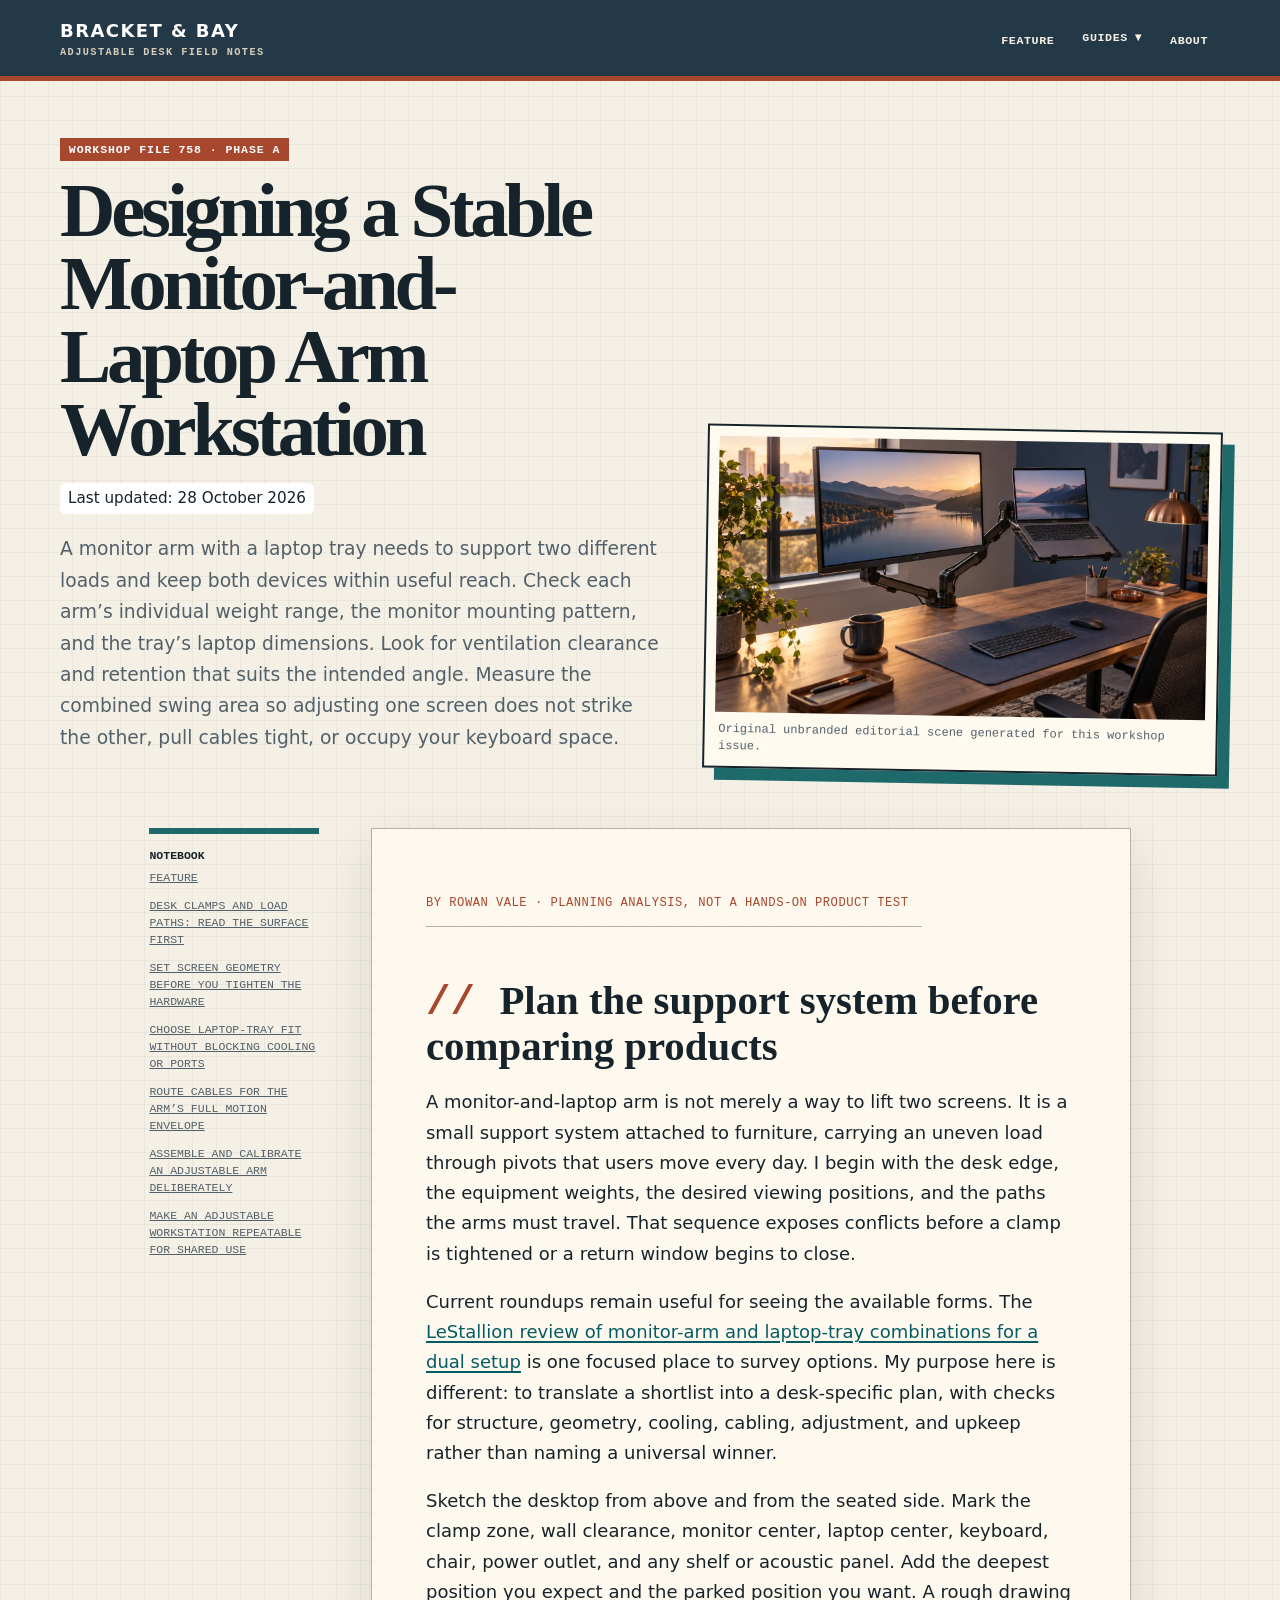
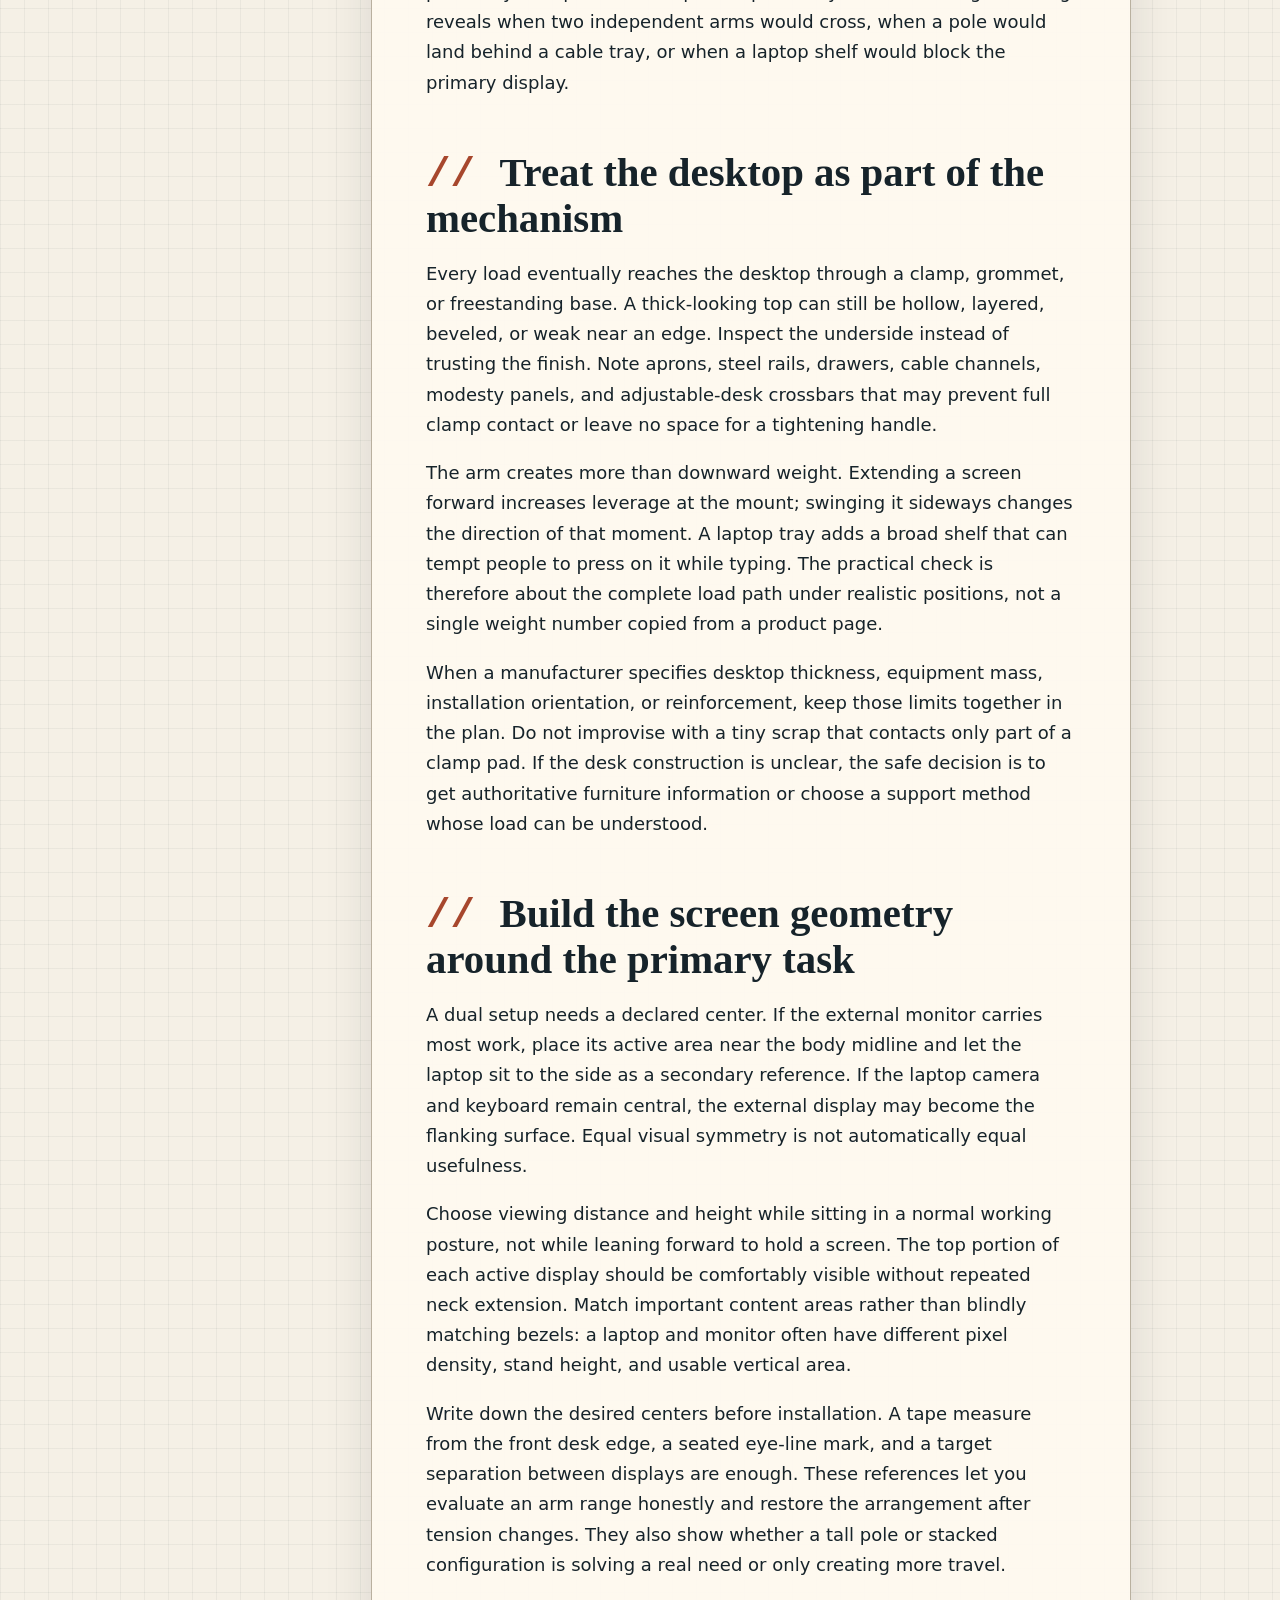
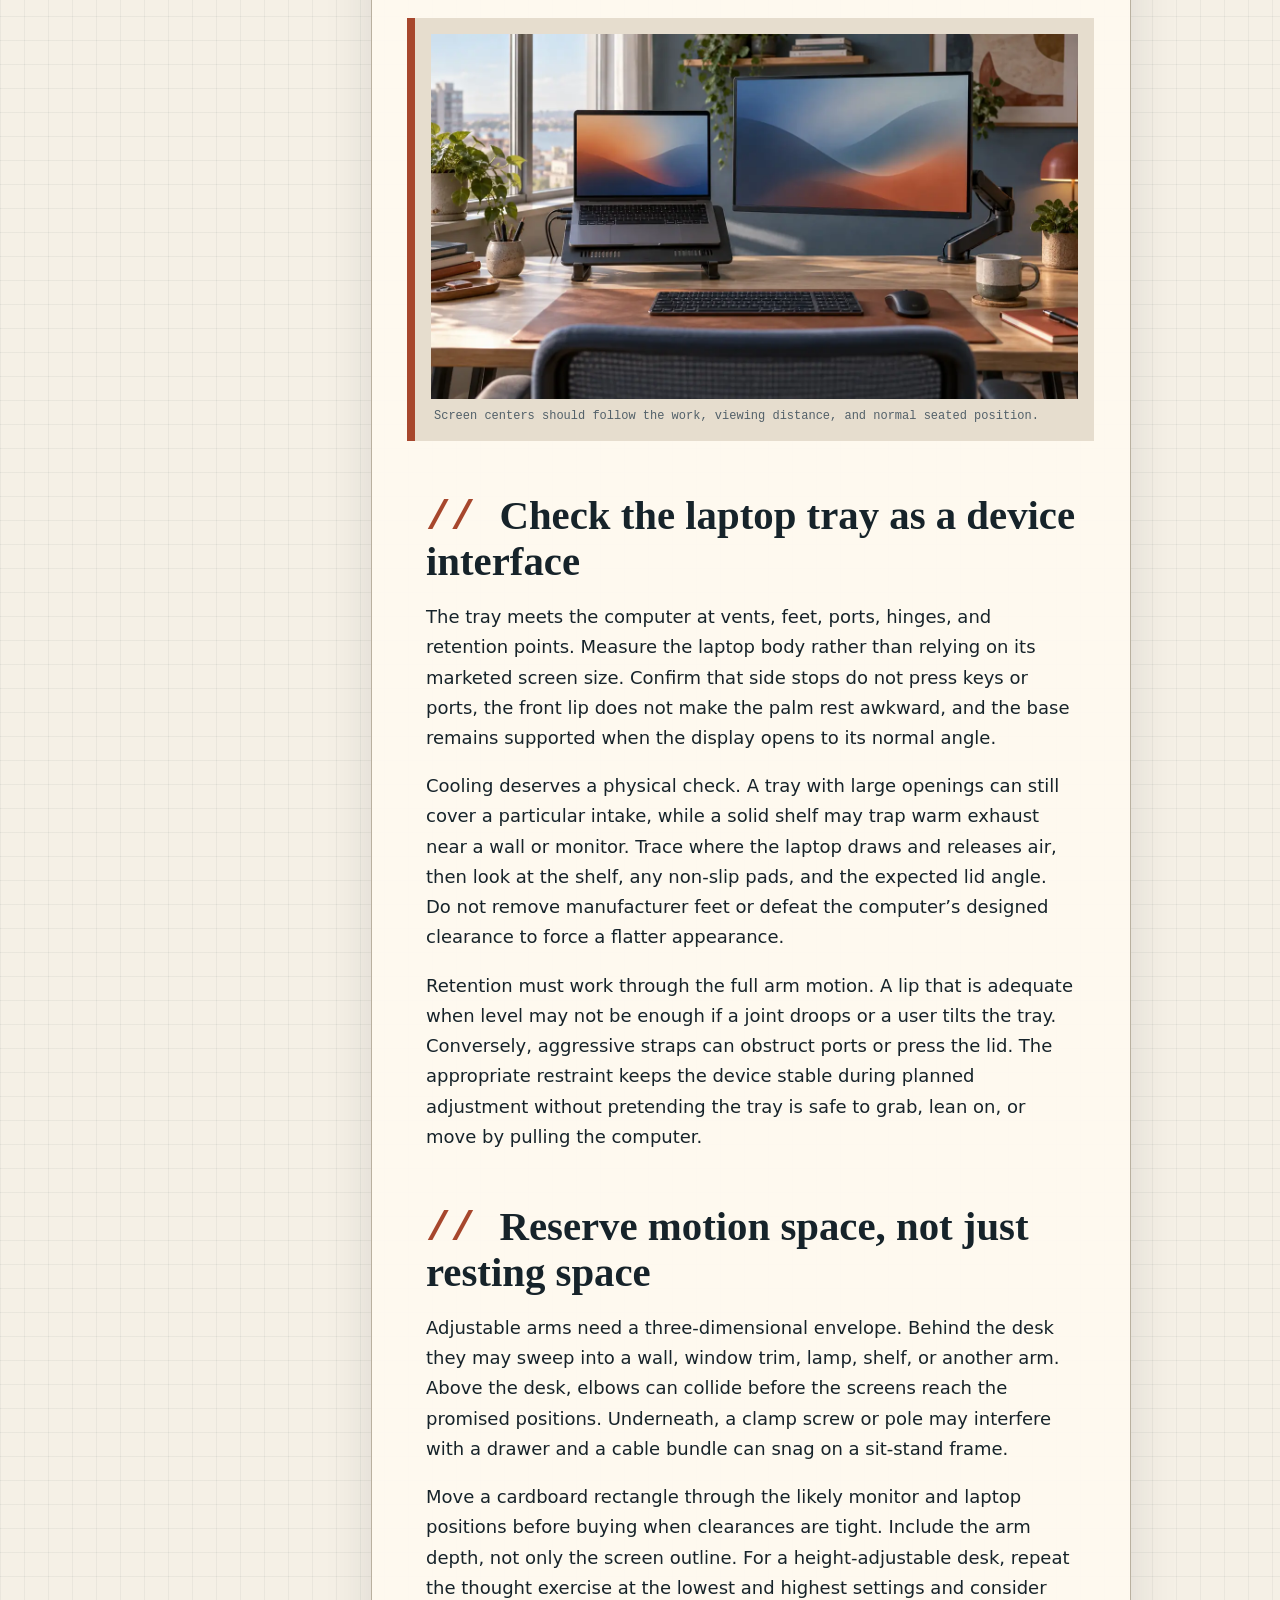
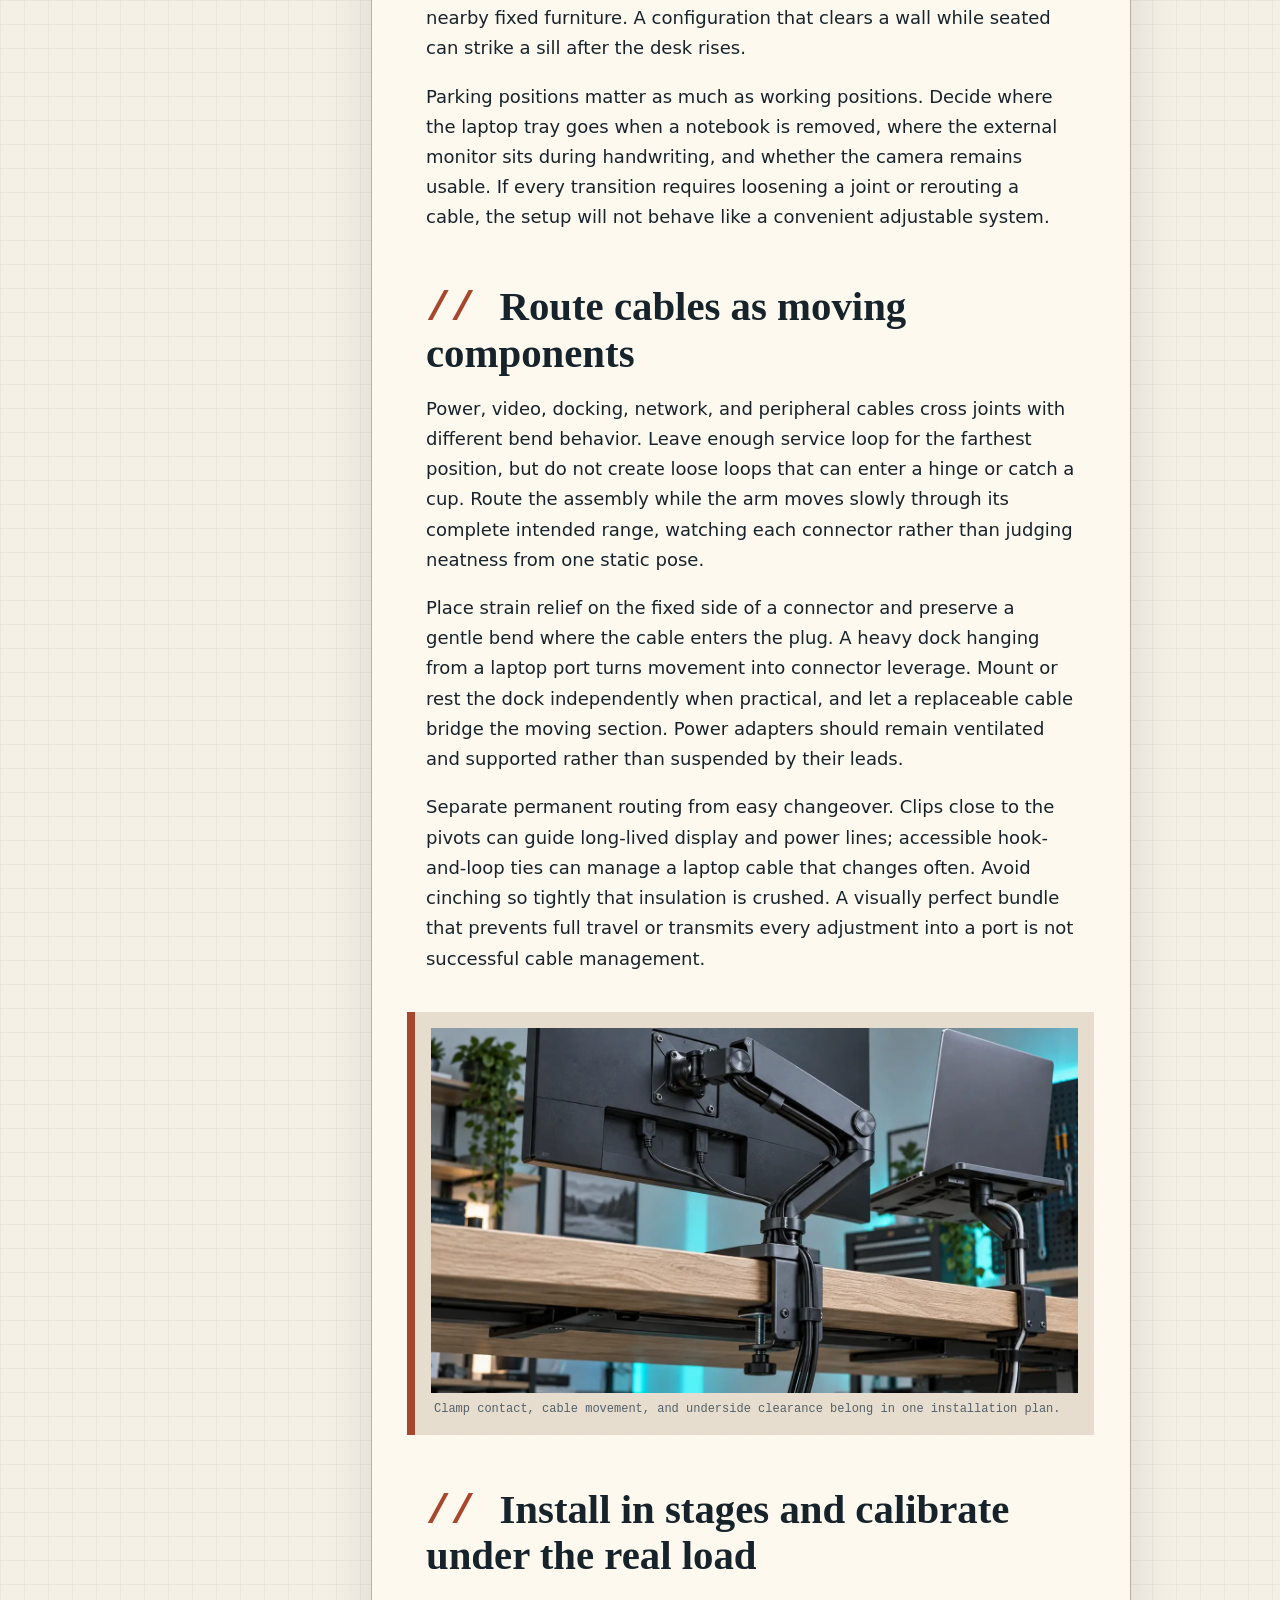
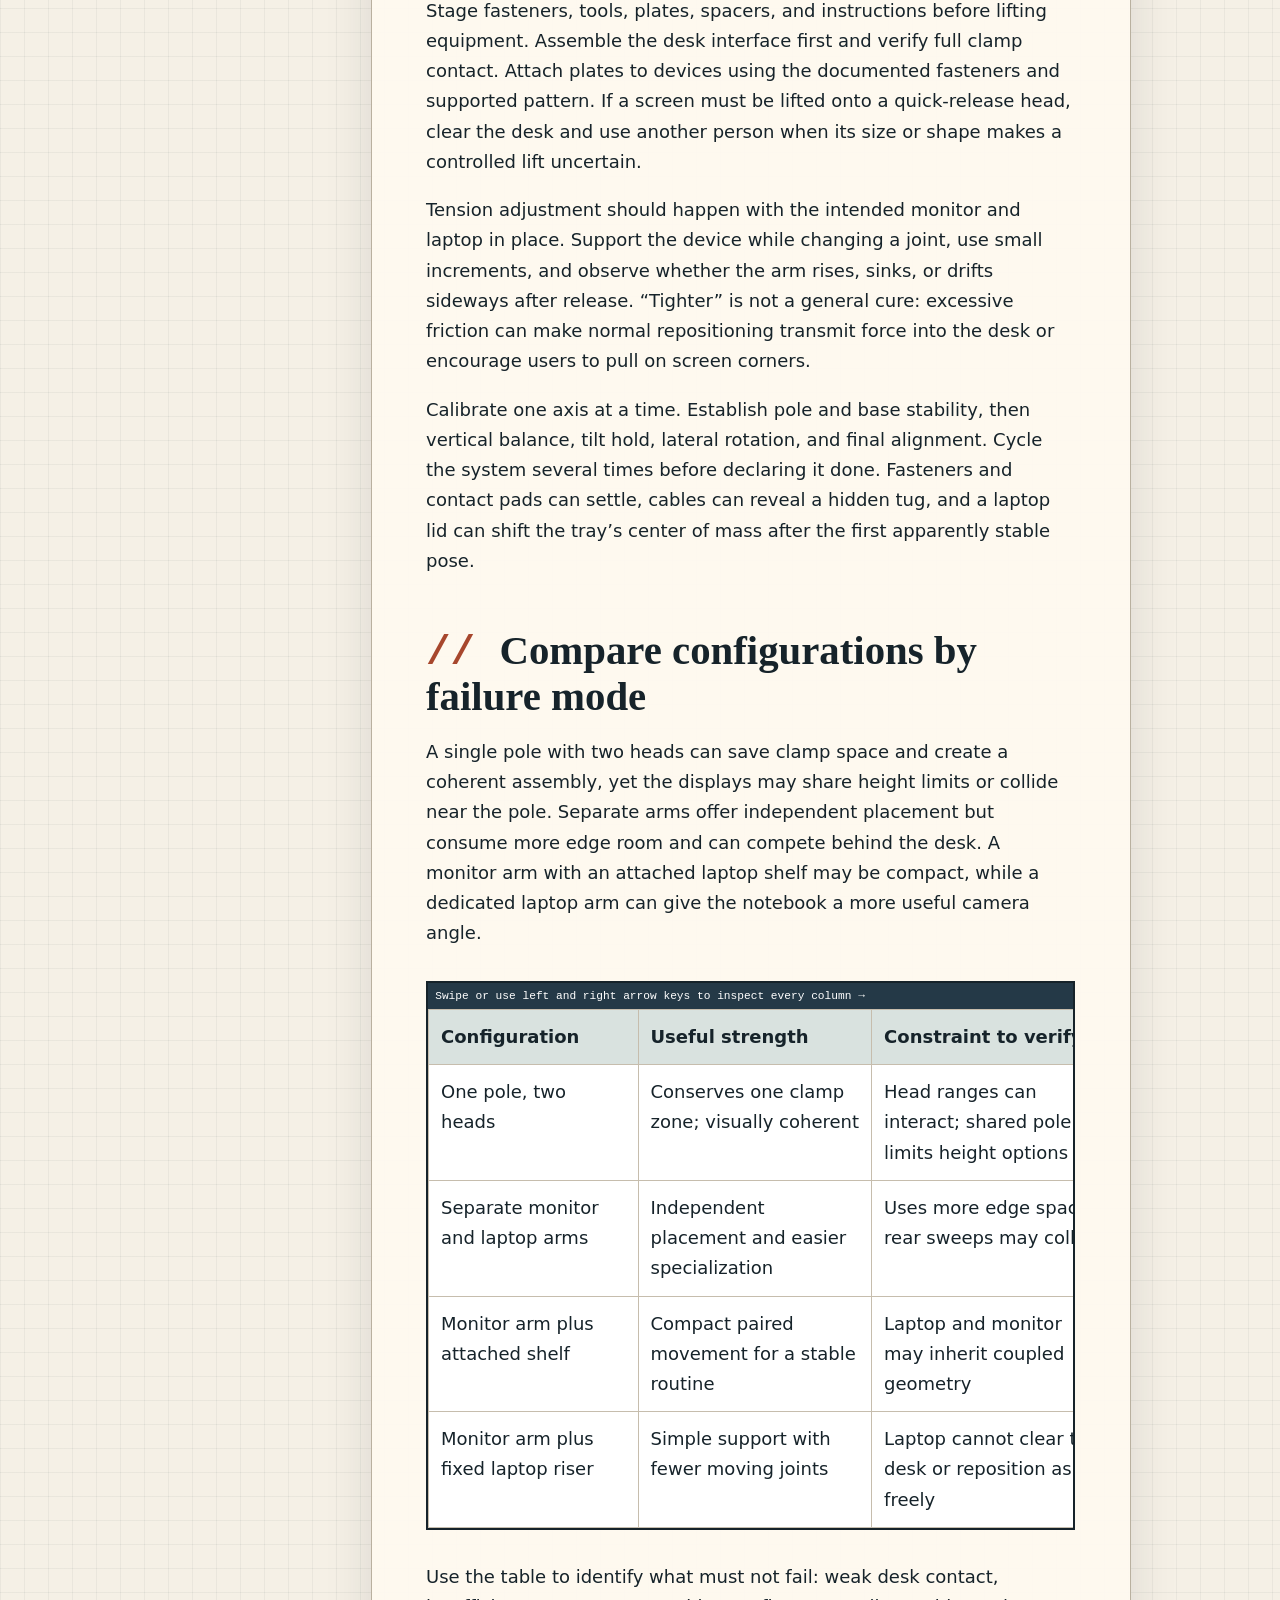
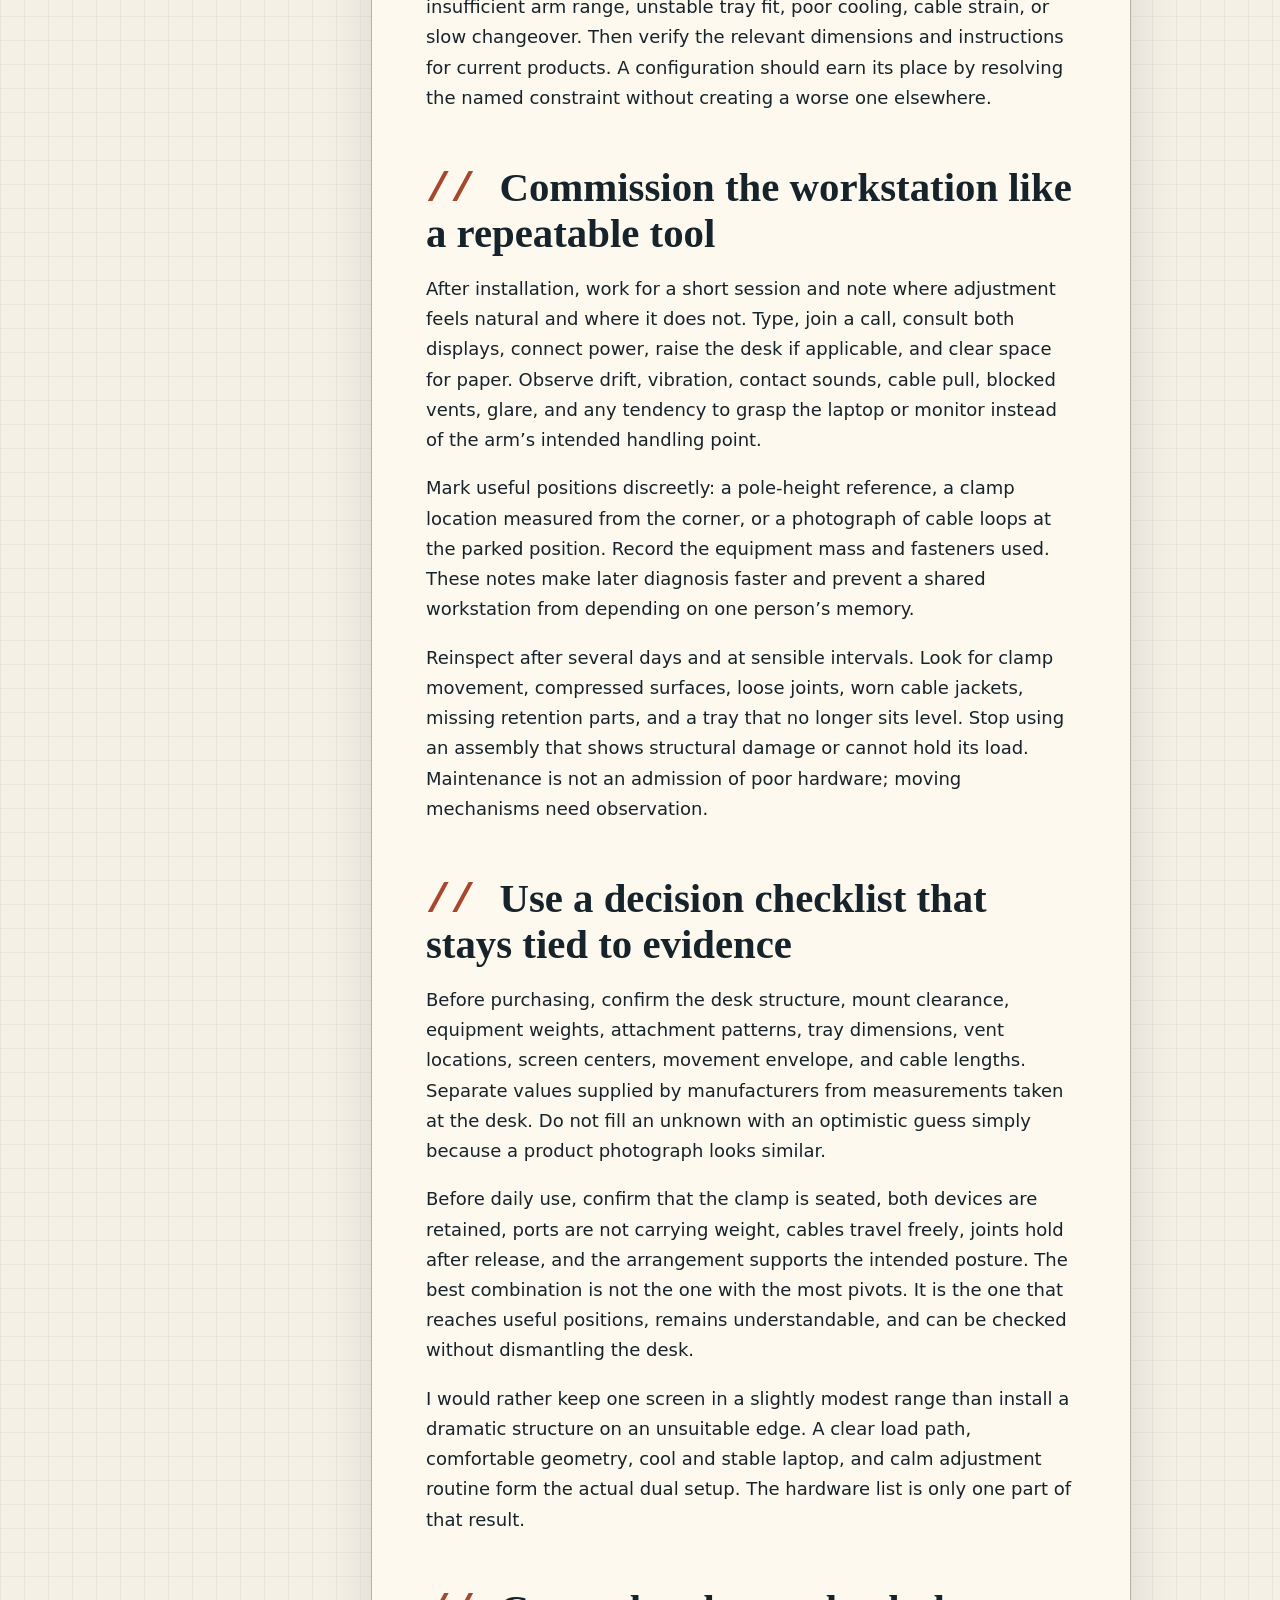
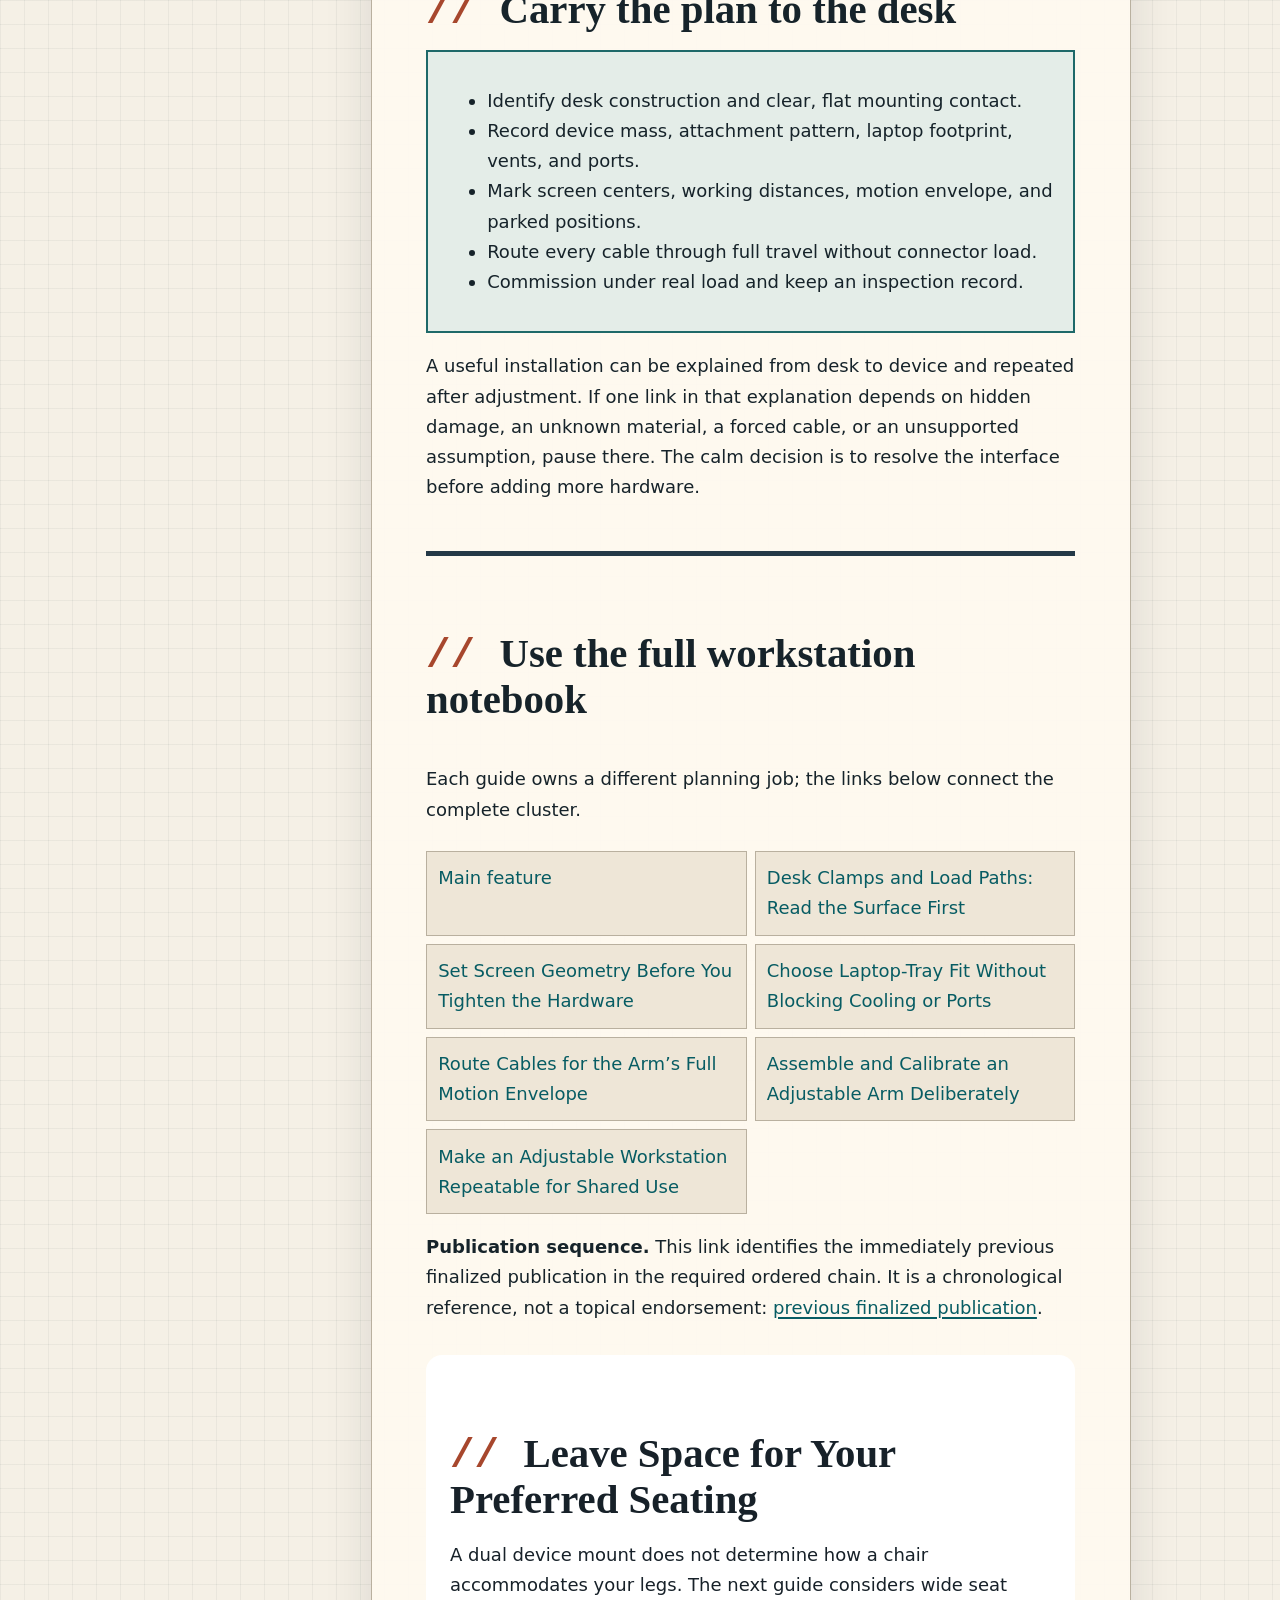
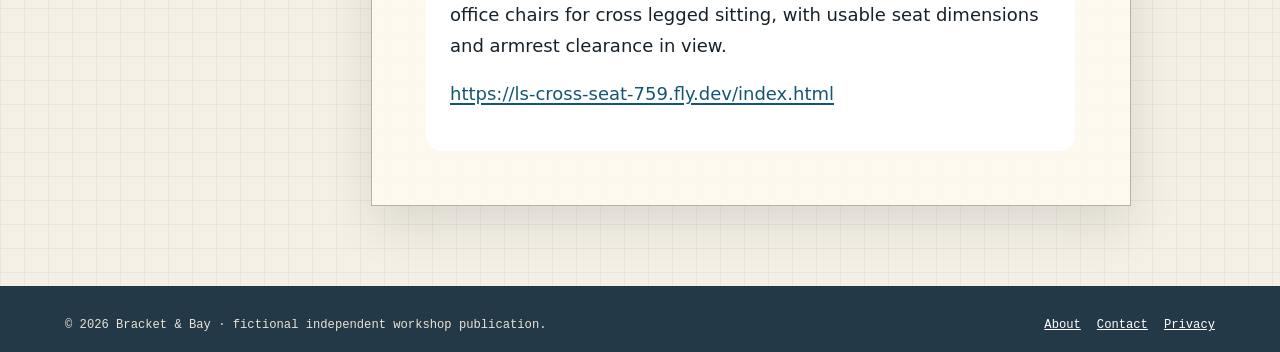
<file: index.html>
<!doctype html><html lang="en"><head><meta charset="utf-8"><meta name="viewport" content="width=device-width,initial-scale=1"><title>Designing a Stable Monitor-and-Laptop Arm Workstation | Bracket &amp; Bay</title><meta name="description" content="A desk-first field guide to support, screen geometry, laptop-tray fit, cable movement, calibration, and repeatable dual-screen use."><link rel="canonical" href="https://armaragex.github.io/lestallion-dual-monitor-laptop-tray-758/index.html"><meta property="og:type" content="article"><meta property="og:title" content="Designing a Stable Monitor-and-Laptop Arm Workstation"><meta property="og:description" content="A desk-first field guide to support, screen geometry, laptop-tray fit, cable movement, calibration, and repeatable dual-screen use."><meta property="og:url" content="https://armaragex.github.io/lestallion-dual-monitor-laptop-tray-758/index.html"><meta property="og:image" content="https://armaragex.github.io/lestallion-dual-monitor-laptop-tray-758/dual-screen-arm-workstation.webp"><script type="application/ld+json">{"@context":"https://schema.org","@type":"Article","headline":"Designing a Stable Monitor-and-Laptop Arm Workstation","description":"A desk-first field guide to support, screen geometry, laptop-tray fit, cable movement, calibration, and repeatable dual-screen use.","datePublished":"2026-09-19","dateModified":"2026-10-28T14:01:22Z","author":{"@type":"Person","name":"Rowan Vale"},"publisher":{"@type":"Organization","name":"Bracket & Bay"},"mainEntityOfPage":"https://armaragex.github.io/lestallion-dual-monitor-laptop-tray-758/index.html"}</script><link rel="stylesheet" href="style.css"><script defer src="site.js"></script>
<meta property="article:modified_time" content="2026-10-28T14:01:22Z">
</head><body><a class="skip" href="#content">Skip to article</a><header class="mast"><div class="mastin"><a class="brand" href="index.html">Bracket &amp; Bay<small>adjustable desk field notes</small></a><button class="navtoggle" aria-expanded="false" aria-controls="nav">Menu</button><nav class="nav" id="nav" aria-label="Primary"><ul><li><a href="index.html">Feature</a></li><li class="dropdown"><button class="dropbtn" aria-expanded="false">Guides ▾</button><ul class="dropmenu"><li><a href="desk-clamp-load-path.html">Desk Clamps and Load Paths: Read the Surface First</a></li><li><a href="screen-geometry-alignment.html">Set Screen Geometry Before You Tighten the Hardware</a></li><li><a href="laptop-tray-fit-cooling.html">Choose Laptop-Tray Fit Without Blocking Cooling or Ports</a></li><li><a href="cable-slack-movement.html">Route Cables for the Arm’s Full Motion Envelope</a></li><li><a href="assembly-tension-calibration.html">Assemble and Calibrate an Adjustable Arm Deliberately</a></li><li><a href="shared-desk-reset-maintenance.html">Make an Adjustable Workstation Repeatable for Shared Use</a></li></ul></li><li><a href="about.html">About</a></li></ul></nav></div></header><section class="hero"><div><span class="kicker">Workshop file 758 · Phase A</span><h1>Designing a Stable Monitor-and-Laptop Arm Workstation</h1>
<p class="article-refreshed" style="font-size:.95rem;opacity:1;display:table;max-width:100%;padding:.2rem .5rem;border-radius:.35rem;background:#fff;color:#172129;overflow-wrap:anywhere">Last updated: <time datetime="2026-10-28T14:01:22Z">28 October 2026</time></p><p class="dek">A monitor arm with a laptop tray needs to support two different loads and keep both devices within useful reach. Check each arm’s individual weight range, the monitor mounting pattern, and the tray’s laptop dimensions. Look for ventilation clearance and retention that suits the intended angle. Measure the combined swing area so adjusting one screen does not strike the other, pull cables tight, or occupy your keyboard space.</p></div><figure><img class="" src="dual-screen-arm-workstation.webp" width="1400" height="788" alt="Dual-screen workstation with monitor arm and laptop tray" decoding="async"><figcaption>Original unbranded editorial scene generated for this workshop issue.</figcaption></figure></section><main class="layout" id="content"><aside class="indexrail"><strong>Notebook</strong><a href="index.html">Feature</a><a href="desk-clamp-load-path.html">Desk Clamps and Load Paths: Read the Surface First</a><a href="screen-geometry-alignment.html">Set Screen Geometry Before You Tighten the Hardware</a><a href="laptop-tray-fit-cooling.html">Choose Laptop-Tray Fit Without Blocking Cooling or Ports</a><a href="cable-slack-movement.html">Route Cables for the Arm’s Full Motion Envelope</a><a href="assembly-tension-calibration.html">Assemble and Calibrate an Adjustable Arm Deliberately</a><a href="shared-desk-reset-maintenance.html">Make an Adjustable Workstation Repeatable for Shared Use</a></aside><article class="article"><p class="byline">By Rowan Vale · planning analysis, not a hands-on product test</p><section><h2>Plan the support system before comparing products</h2><p>A monitor-and-laptop arm is not merely a way to lift two screens. It is a small support system attached to furniture, carrying an uneven load through pivots that users move every day. I begin with the desk edge, the equipment weights, the desired viewing positions, and the paths the arms must travel. That sequence exposes conflicts before a clamp is tightened or a return window begins to close.</p><p>Current roundups remain useful for seeing the available forms. The <a href="https://lestallion.com/blogs/product-reviews/best-monitor-arm-with-laptop-tray-combo-for-dual-setup">LeStallion review of monitor-arm and laptop-tray combinations for a dual setup</a> is one focused place to survey options. My purpose here is different: to translate a shortlist into a desk-specific plan, with checks for structure, geometry, cooling, cabling, adjustment, and upkeep rather than naming a universal winner.</p><p>Sketch the desktop from above and from the seated side. Mark the clamp zone, wall clearance, monitor center, laptop center, keyboard, chair, power outlet, and any shelf or acoustic panel. Add the deepest position you expect and the parked position you want. A rough drawing reveals when two independent arms would cross, when a pole would land behind a cable tray, or when a laptop shelf would block the primary display.</p></section><section><h2>Treat the desktop as part of the mechanism</h2><p>Every load eventually reaches the desktop through a clamp, grommet, or freestanding base. A thick-looking top can still be hollow, layered, beveled, or weak near an edge. Inspect the underside instead of trusting the finish. Note aprons, steel rails, drawers, cable channels, modesty panels, and adjustable-desk crossbars that may prevent full clamp contact or leave no space for a tightening handle.</p><p>The arm creates more than downward weight. Extending a screen forward increases leverage at the mount; swinging it sideways changes the direction of that moment. A laptop tray adds a broad shelf that can tempt people to press on it while typing. The practical check is therefore about the complete load path under realistic positions, not a single weight number copied from a product page.</p><p>When a manufacturer specifies desktop thickness, equipment mass, installation orientation, or reinforcement, keep those limits together in the plan. Do not improvise with a tiny scrap that contacts only part of a clamp pad. If the desk construction is unclear, the safe decision is to get authoritative furniture information or choose a support method whose load can be understood.</p></section><section><h2>Build the screen geometry around the primary task</h2><p>A dual setup needs a declared center. If the external monitor carries most work, place its active area near the body midline and let the laptop sit to the side as a secondary reference. If the laptop camera and keyboard remain central, the external display may become the flanking surface. Equal visual symmetry is not automatically equal usefulness.</p><p>Choose viewing distance and height while sitting in a normal working posture, not while leaning forward to hold a screen. The top portion of each active display should be comfortably visible without repeated neck extension. Match important content areas rather than blindly matching bezels: a laptop and monitor often have different pixel density, stand height, and usable vertical area.</p><p>Write down the desired centers before installation. A tape measure from the front desk edge, a seated eye-line mark, and a target separation between displays are enough. These references let you evaluate an arm range honestly and restore the arrangement after tension changes. They also show whether a tall pole or stacked configuration is solving a real need or only creating more travel.</p></section><figure class="article-figure"><img class="" src="screen-alignment-reach-zone.webp" width="1400" height="788" alt="External monitor and laptop arranged around a centered keyboard" decoding="async" loading="lazy"><figcaption>Screen centers should follow the work, viewing distance, and normal seated position.</figcaption></figure><section><h2>Check the laptop tray as a device interface</h2><p>The tray meets the computer at vents, feet, ports, hinges, and retention points. Measure the laptop body rather than relying on its marketed screen size. Confirm that side stops do not press keys or ports, the front lip does not make the palm rest awkward, and the base remains supported when the display opens to its normal angle.</p><p>Cooling deserves a physical check. A tray with large openings can still cover a particular intake, while a solid shelf may trap warm exhaust near a wall or monitor. Trace where the laptop draws and releases air, then look at the shelf, any non-slip pads, and the expected lid angle. Do not remove manufacturer feet or defeat the computer’s designed clearance to force a flatter appearance.</p><p>Retention must work through the full arm motion. A lip that is adequate when level may not be enough if a joint droops or a user tilts the tray. Conversely, aggressive straps can obstruct ports or press the lid. The appropriate restraint keeps the device stable during planned adjustment without pretending the tray is safe to grab, lean on, or move by pulling the computer.</p></section><section><h2>Reserve motion space, not just resting space</h2><p>Adjustable arms need a three-dimensional envelope. Behind the desk they may sweep into a wall, window trim, lamp, shelf, or another arm. Above the desk, elbows can collide before the screens reach the promised positions. Underneath, a clamp screw or pole may interfere with a drawer and a cable bundle can snag on a sit-stand frame.</p><p>Move a cardboard rectangle through the likely monitor and laptop positions before buying when clearances are tight. Include the arm depth, not only the screen outline. For a height-adjustable desk, repeat the thought exercise at the lowest and highest settings and consider nearby fixed furniture. A configuration that clears a wall while seated can strike a sill after the desk rises.</p><p>Parking positions matter as much as working positions. Decide where the laptop tray goes when a notebook is removed, where the external monitor sits during handwriting, and whether the camera remains usable. If every transition requires loosening a joint or rerouting a cable, the setup will not behave like a convenient adjustable system.</p></section><section><h2>Route cables as moving components</h2><p>Power, video, docking, network, and peripheral cables cross joints with different bend behavior. Leave enough service loop for the farthest position, but do not create loose loops that can enter a hinge or catch a cup. Route the assembly while the arm moves slowly through its complete intended range, watching each connector rather than judging neatness from one static pose.</p><p>Place strain relief on the fixed side of a connector and preserve a gentle bend where the cable enters the plug. A heavy dock hanging from a laptop port turns movement into connector leverage. Mount or rest the dock independently when practical, and let a replaceable cable bridge the moving section. Power adapters should remain ventilated and supported rather than suspended by their leads.</p><p>Separate permanent routing from easy changeover. Clips close to the pivots can guide long-lived display and power lines; accessible hook-and-loop ties can manage a laptop cable that changes often. Avoid cinching so tightly that insulation is crushed. A visually perfect bundle that prevents full travel or transmits every adjustment into a port is not successful cable management.</p></section><figure class="article-figure"><img class="" src="desk-clamp-load-path.webp" width="1400" height="788" alt="Rear view of generic arm hardware at a desktop edge" decoding="async" loading="lazy"><figcaption>Clamp contact, cable movement, and underside clearance belong in one installation plan.</figcaption></figure><section><h2>Install in stages and calibrate under the real load</h2><p>Stage fasteners, tools, plates, spacers, and instructions before lifting equipment. Assemble the desk interface first and verify full clamp contact. Attach plates to devices using the documented fasteners and supported pattern. If a screen must be lifted onto a quick-release head, clear the desk and use another person when its size or shape makes a controlled lift uncertain.</p><p>Tension adjustment should happen with the intended monitor and laptop in place. Support the device while changing a joint, use small increments, and observe whether the arm rises, sinks, or drifts sideways after release. “Tighter” is not a general cure: excessive friction can make normal repositioning transmit force into the desk or encourage users to pull on screen corners.</p><p>Calibrate one axis at a time. Establish pole and base stability, then vertical balance, tilt hold, lateral rotation, and final alignment. Cycle the system several times before declaring it done. Fasteners and contact pads can settle, cables can reveal a hidden tug, and a laptop lid can shift the tray’s center of mass after the first apparently stable pose.</p></section><section><h2>Compare configurations by failure mode</h2><p>A single pole with two heads can save clamp space and create a coherent assembly, yet the displays may share height limits or collide near the pole. Separate arms offer independent placement but consume more edge room and can compete behind the desk. A monitor arm with an attached laptop shelf may be compact, while a dedicated laptop arm can give the notebook a more useful camera angle.</p><div class="tablewrap" tabindex="0" aria-label="Scrollable configuration comparison"><div class="tablecue">Swipe or use left and right arrow keys to inspect every column →</div><table><thead><tr><th>Configuration</th><th>Useful strength</th><th>Constraint to verify</th></tr></thead><tbody><tr><td>One pole, two heads</td><td>Conserves one clamp zone; visually coherent</td><td>Head ranges can interact; shared pole limits height options</td></tr><tr><td>Separate monitor and laptop arms</td><td>Independent placement and easier specialization</td><td>Uses more edge space; rear sweeps may collide</td></tr><tr><td>Monitor arm plus attached shelf</td><td>Compact paired movement for a stable routine</td><td>Laptop and monitor may inherit coupled geometry</td></tr><tr><td>Monitor arm plus fixed laptop riser</td><td>Simple support with fewer moving joints</td><td>Laptop cannot clear the desk or reposition as freely</td></tr></tbody></table></div><p>Use the table to identify what must not fail: weak desk contact, insufficient arm range, unstable tray fit, poor cooling, cable strain, or slow changeover. Then verify the relevant dimensions and instructions for current products. A configuration should earn its place by resolving the named constraint without creating a worse one elsewhere.</p></section><section><h2>Commission the workstation like a repeatable tool</h2><p>After installation, work for a short session and note where adjustment feels natural and where it does not. Type, join a call, consult both displays, connect power, raise the desk if applicable, and clear space for paper. Observe drift, vibration, contact sounds, cable pull, blocked vents, glare, and any tendency to grasp the laptop or monitor instead of the arm’s intended handling point.</p><p>Mark useful positions discreetly: a pole-height reference, a clamp location measured from the corner, or a photograph of cable loops at the parked position. Record the equipment mass and fasteners used. These notes make later diagnosis faster and prevent a shared workstation from depending on one person’s memory.</p><p>Reinspect after several days and at sensible intervals. Look for clamp movement, compressed surfaces, loose joints, worn cable jackets, missing retention parts, and a tray that no longer sits level. Stop using an assembly that shows structural damage or cannot hold its load. Maintenance is not an admission of poor hardware; moving mechanisms need observation.</p></section><section><h2>Use a decision checklist that stays tied to evidence</h2><p>Before purchasing, confirm the desk structure, mount clearance, equipment weights, attachment patterns, tray dimensions, vent locations, screen centers, movement envelope, and cable lengths. Separate values supplied by manufacturers from measurements taken at the desk. Do not fill an unknown with an optimistic guess simply because a product photograph looks similar.</p><p>Before daily use, confirm that the clamp is seated, both devices are retained, ports are not carrying weight, cables travel freely, joints hold after release, and the arrangement supports the intended posture. The best combination is not the one with the most pivots. It is the one that reaches useful positions, remains understandable, and can be checked without dismantling the desk.</p><p>I would rather keep one screen in a slightly modest range than install a dramatic structure on an unsuitable edge. A clear load path, comfortable geometry, cool and stable laptop, and calm adjustment routine form the actual dual setup. The hardware list is only one part of that result.</p></section><section><h2>Carry the plan to the desk</h2><div class="check"><ul><li>Identify desk construction and clear, flat mounting contact.</li><li>Record device mass, attachment pattern, laptop footprint, vents, and ports.</li><li>Mark screen centers, working distances, motion envelope, and parked positions.</li><li>Route every cable through full travel without connector load.</li><li>Commission under real load and keep an inspection record.</li></ul></div><p>A useful installation can be explained from desk to device and repeated after adjustment. If one link in that explanation depends on hidden damage, an unknown material, a forced cable, or an unsupported assumption, pause there. The calm decision is to resolve the interface before adding more hardware.</p></section><aside class="guidegrid"><h2>Use the full workstation notebook</h2><p>Each guide owns a different planning job; the links below connect the complete cluster.</p><a href="index.html">Main feature</a><a href="desk-clamp-load-path.html">Desk Clamps and Load Paths: Read the Surface First</a><a href="screen-geometry-alignment.html">Set Screen Geometry Before You Tighten the Hardware</a><a href="laptop-tray-fit-cooling.html">Choose Laptop-Tray Fit Without Blocking Cooling or Ports</a><a href="cable-slack-movement.html">Route Cables for the Arm’s Full Motion Envelope</a><a href="assembly-tension-calibration.html">Assemble and Calibrate an Adjustable Arm Deliberately</a><a href="shared-desk-reset-maintenance.html">Make an Adjustable Workstation Repeatable for Shared Use</a></aside>
<aside class="phase-b-chain-panel" data-phase-b-chain="immediate-prior">
  <p><strong>Publication sequence.</strong> This link identifies the immediately previous finalized publication in the required ordered chain. It is a chronological reference, not a topical endorsement: <a href="https://storage.googleapis.com/yacss-gcp-lestallion/lestallion/affiliate-backlinks/row757-standing-desk-controller-box-replacement-diy/index.html">previous finalized publication</a>.</p>
</aside>
<section class="cross-link-forward" style="margin-top:2rem;background:#fff;color:#172129;padding:1.5rem;border-radius:1rem"><h2 style="color:#172129">Leave Space for Your Preferred Seating</h2><p style="color:#172129">A dual device mount does not determine how a chair accommodates your legs. The next guide considers wide seat office chairs for cross legged sitting, with usable seat dimensions and armrest clearance in view.</p><p style="color:#172129"><a href="https://ls-cross-seat-759.fly.dev/index.html" style="overflow-wrap:anywhere;word-break:break-word;color:#145575">https://ls-cross-seat-759.fly.dev/index.html</a></p></section>
</article></main><footer class="foot"><span>© 2026 Bracket &amp; Bay · fictional independent workshop publication.</span><nav><a href="about.html">About</a><a href="contact.html">Contact</a><a href="privacy.html">Privacy</a></nav></footer></body></html>
</file>
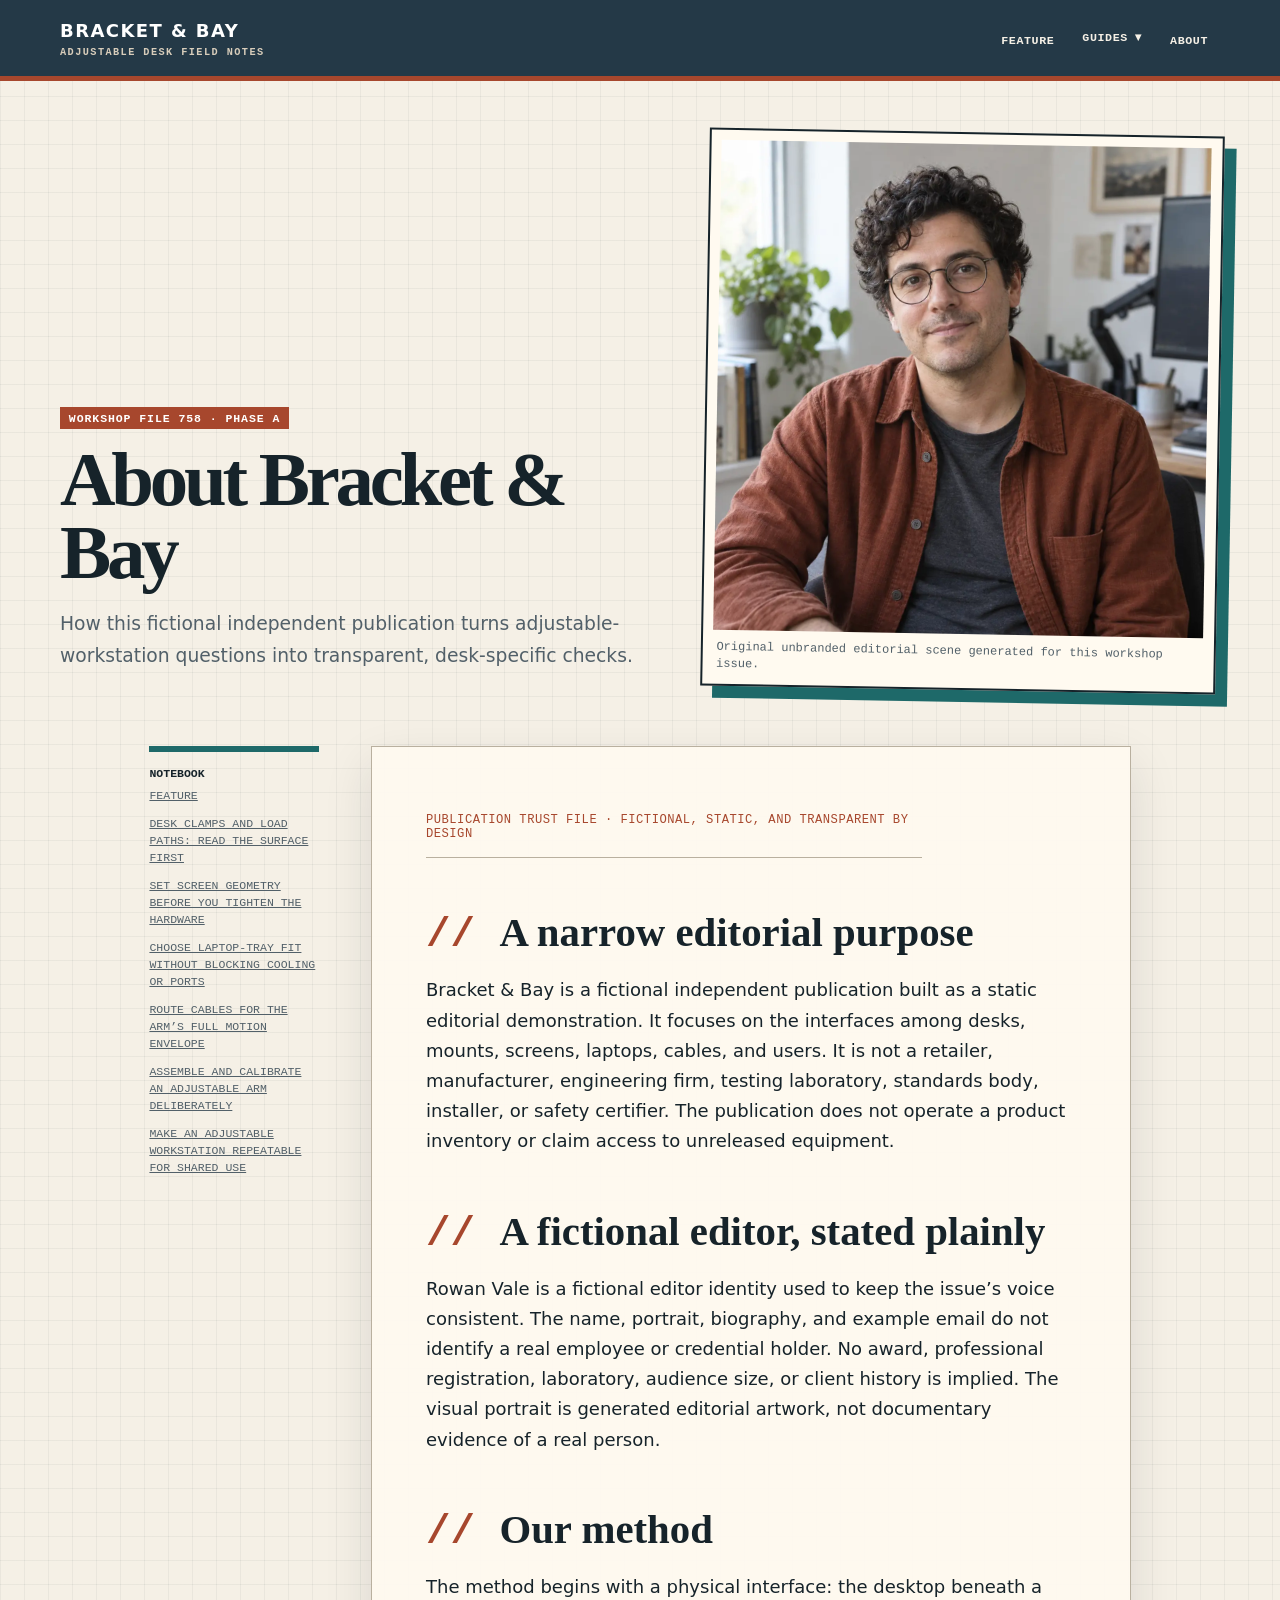
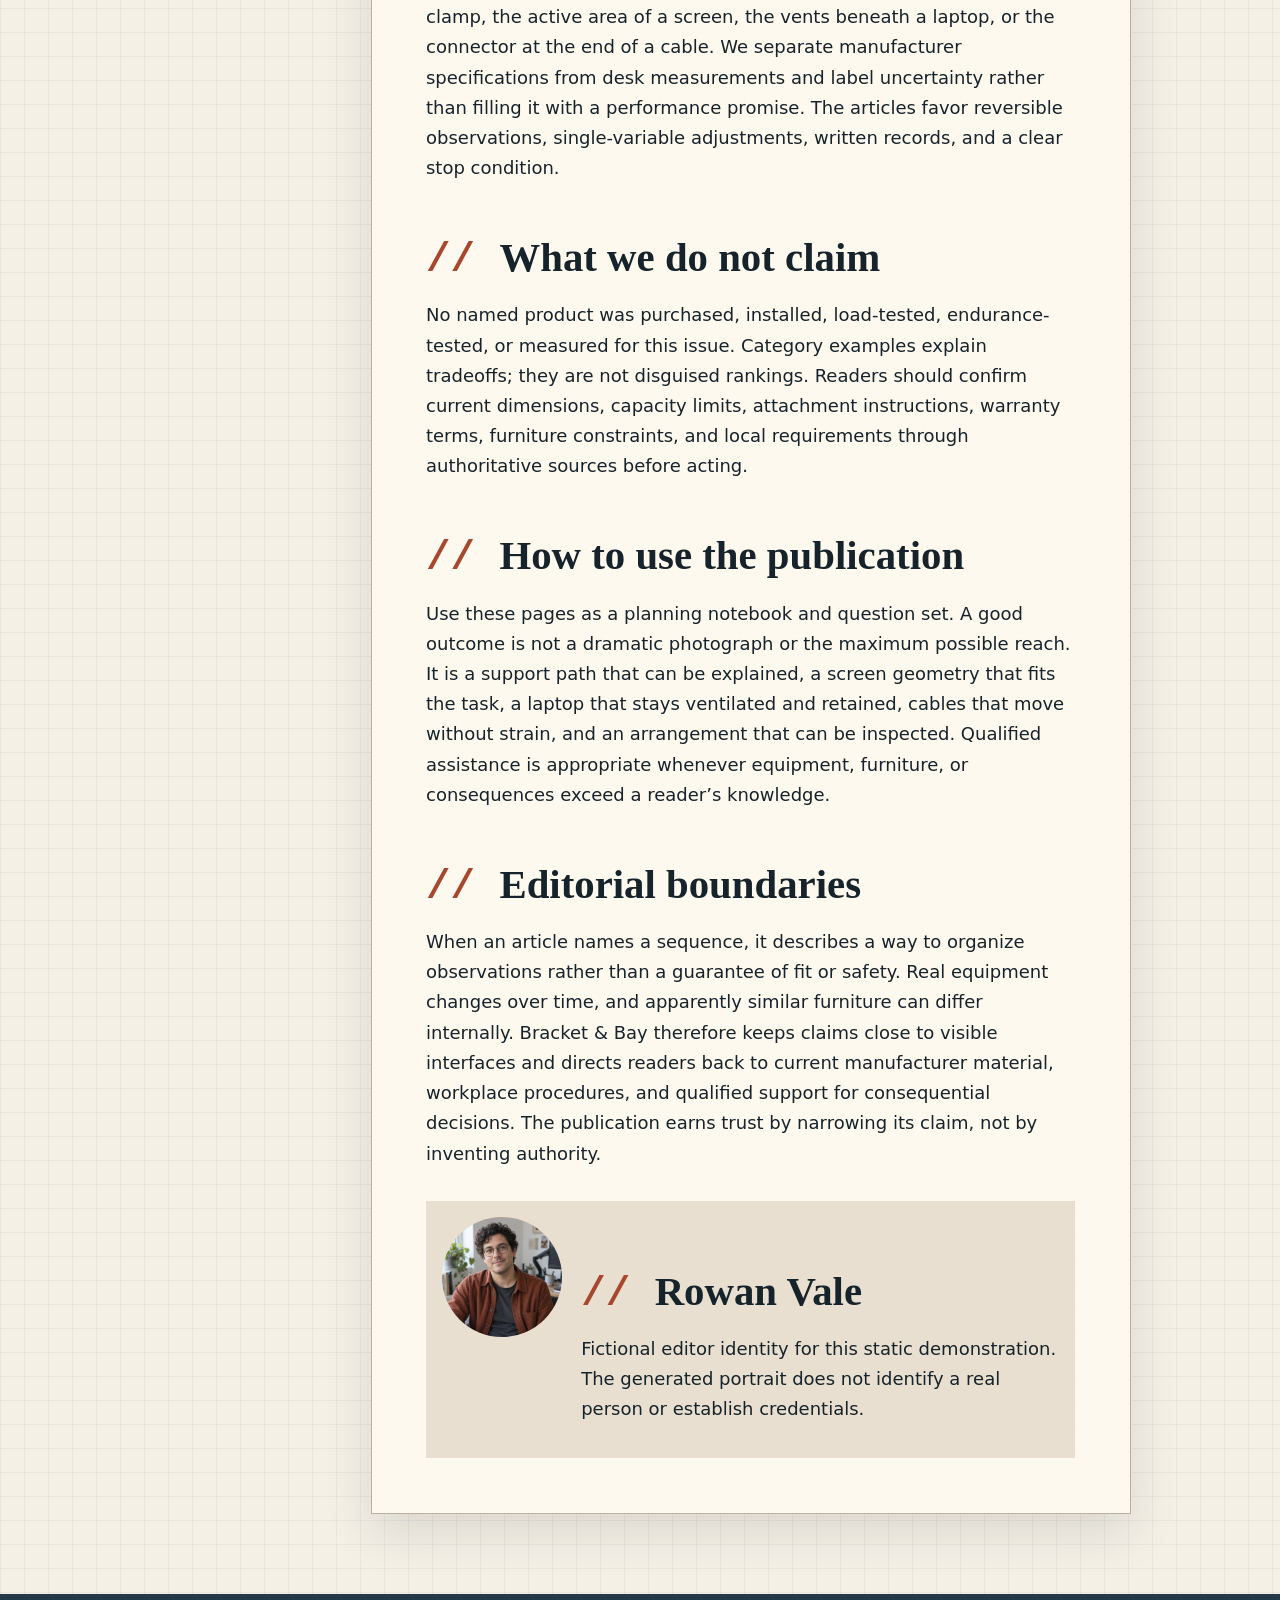
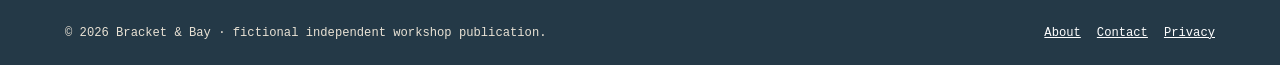
<file: about.html>
<!doctype html><html lang="en"><head><meta charset="utf-8"><meta name="viewport" content="width=device-width,initial-scale=1"><title>About Bracket &amp; Bay | Bracket &amp; Bay</title><meta name="description" content="How this fictional independent publication turns adjustable-workstation questions into transparent, desk-specific checks."><link rel="canonical" href="https://armaragex.github.io/lestallion-dual-monitor-laptop-tray-758/about.html"><meta property="og:type" content="article"><meta property="og:title" content="About Bracket &amp; Bay"><meta property="og:description" content="How this fictional independent publication turns adjustable-workstation questions into transparent, desk-specific checks."><meta property="og:url" content="https://armaragex.github.io/lestallion-dual-monitor-laptop-tray-758/about.html"><meta property="og:image" content="https://armaragex.github.io/lestallion-dual-monitor-laptop-tray-758/rowan-vale-editor.webp"><script type="application/ld+json">{"@context":"https://schema.org","@type":"Article","headline":"About Bracket & Bay","description":"How this fictional independent publication turns adjustable-workstation questions into transparent, desk-specific checks.","datePublished":"2026-09-19","dateModified":"2026-09-19","author":{"@type":"Person","name":"Rowan Vale"},"publisher":{"@type":"Organization","name":"Bracket & Bay"},"mainEntityOfPage":"https://armaragex.github.io/lestallion-dual-monitor-laptop-tray-758/about.html"}</script><link rel="stylesheet" href="style.css"><script defer src="site.js"></script></head><body><a class="skip" href="#content">Skip to article</a><header class="mast"><div class="mastin"><a class="brand" href="index.html">Bracket &amp; Bay<small>adjustable desk field notes</small></a><button class="navtoggle" aria-expanded="false" aria-controls="nav">Menu</button><nav class="nav" id="nav" aria-label="Primary"><ul><li><a href="index.html">Feature</a></li><li class="dropdown"><button class="dropbtn" aria-expanded="false">Guides ▾</button><ul class="dropmenu"><li><a href="desk-clamp-load-path.html">Desk Clamps and Load Paths: Read the Surface First</a></li><li><a href="screen-geometry-alignment.html">Set Screen Geometry Before You Tighten the Hardware</a></li><li><a href="laptop-tray-fit-cooling.html">Choose Laptop-Tray Fit Without Blocking Cooling or Ports</a></li><li><a href="cable-slack-movement.html">Route Cables for the Arm’s Full Motion Envelope</a></li><li><a href="assembly-tension-calibration.html">Assemble and Calibrate an Adjustable Arm Deliberately</a></li><li><a href="shared-desk-reset-maintenance.html">Make an Adjustable Workstation Repeatable for Shared Use</a></li></ul></li><li><a href="about.html">About</a></li></ul></nav></div></header><section class="hero"><div><span class="kicker">Workshop file 758 · Phase A</span><h1>About Bracket &amp; Bay</h1><p class="dek">How this fictional independent publication turns adjustable-workstation questions into transparent, desk-specific checks.</p></div><figure><img class="" src="rowan-vale-editor.webp" width="1254" height="1254" alt="Fictional editor portrait for Bracket and Bay" decoding="async" loading="lazy"><figcaption>Original unbranded editorial scene generated for this workshop issue.</figcaption></figure></section><main class="layout" id="content"><aside class="indexrail"><strong>Notebook</strong><a href="index.html">Feature</a><a href="desk-clamp-load-path.html">Desk Clamps and Load Paths: Read the Surface First</a><a href="screen-geometry-alignment.html">Set Screen Geometry Before You Tighten the Hardware</a><a href="laptop-tray-fit-cooling.html">Choose Laptop-Tray Fit Without Blocking Cooling or Ports</a><a href="cable-slack-movement.html">Route Cables for the Arm’s Full Motion Envelope</a><a href="assembly-tension-calibration.html">Assemble and Calibrate an Adjustable Arm Deliberately</a><a href="shared-desk-reset-maintenance.html">Make an Adjustable Workstation Repeatable for Shared Use</a></aside><article class="article"><p class="byline">Publication trust file · fictional, static, and transparent by design</p><section><h2>A narrow editorial purpose</h2><p>Bracket & Bay is a fictional independent publication built as a static editorial demonstration. It focuses on the interfaces among desks, mounts, screens, laptops, cables, and users. It is not a retailer, manufacturer, engineering firm, testing laboratory, standards body, installer, or safety certifier. The publication does not operate a product inventory or claim access to unreleased equipment.</p></section><section><h2>A fictional editor, stated plainly</h2><p>Rowan Vale is a fictional editor identity used to keep the issue’s voice consistent. The name, portrait, biography, and example email do not identify a real employee or credential holder. No award, professional registration, laboratory, audience size, or client history is implied. The visual portrait is generated editorial artwork, not documentary evidence of a real person.</p></section><section><h2>Our method</h2><p>The method begins with a physical interface: the desktop beneath a clamp, the active area of a screen, the vents beneath a laptop, or the connector at the end of a cable. We separate manufacturer specifications from desk measurements and label uncertainty rather than filling it with a performance promise. The articles favor reversible observations, single-variable adjustments, written records, and a clear stop condition.</p></section><section><h2>What we do not claim</h2><p>No named product was purchased, installed, load-tested, endurance-tested, or measured for this issue. Category examples explain tradeoffs; they are not disguised rankings. Readers should confirm current dimensions, capacity limits, attachment instructions, warranty terms, furniture constraints, and local requirements through authoritative sources before acting.</p></section><section><h2>How to use the publication</h2><p>Use these pages as a planning notebook and question set. A good outcome is not a dramatic photograph or the maximum possible reach. It is a support path that can be explained, a screen geometry that fits the task, a laptop that stays ventilated and retained, cables that move without strain, and an arrangement that can be inspected. Qualified assistance is appropriate whenever equipment, furniture, or consequences exceed a reader’s knowledge.</p></section><section><h2>Editorial boundaries</h2><p>When an article names a sequence, it describes a way to organize observations rather than a guarantee of fit or safety. Real equipment changes over time, and apparently similar furniture can differ internally. Bracket &amp; Bay therefore keeps claims close to visible interfaces and directs readers back to current manufacturer material, workplace procedures, and qualified support for consequential decisions. The publication earns trust by narrowing its claim, not by inventing authority.</p></section><div class="author"><img class="avatar" src="rowan-vale-editor.webp" width="1254" height="1254" alt="Fictional editor Rowan Vale in a quiet home office" decoding="async" loading="lazy"><div><h2>Rowan Vale</h2><p>Fictional editor identity for this static demonstration. The generated portrait does not identify a real person or establish credentials.</p></div></div></article></main><footer class="foot"><span>© 2026 Bracket &amp; Bay · fictional independent workshop publication.</span><nav><a href="about.html">About</a><a href="contact.html">Contact</a><a href="privacy.html">Privacy</a></nav></footer></body></html>
</file>
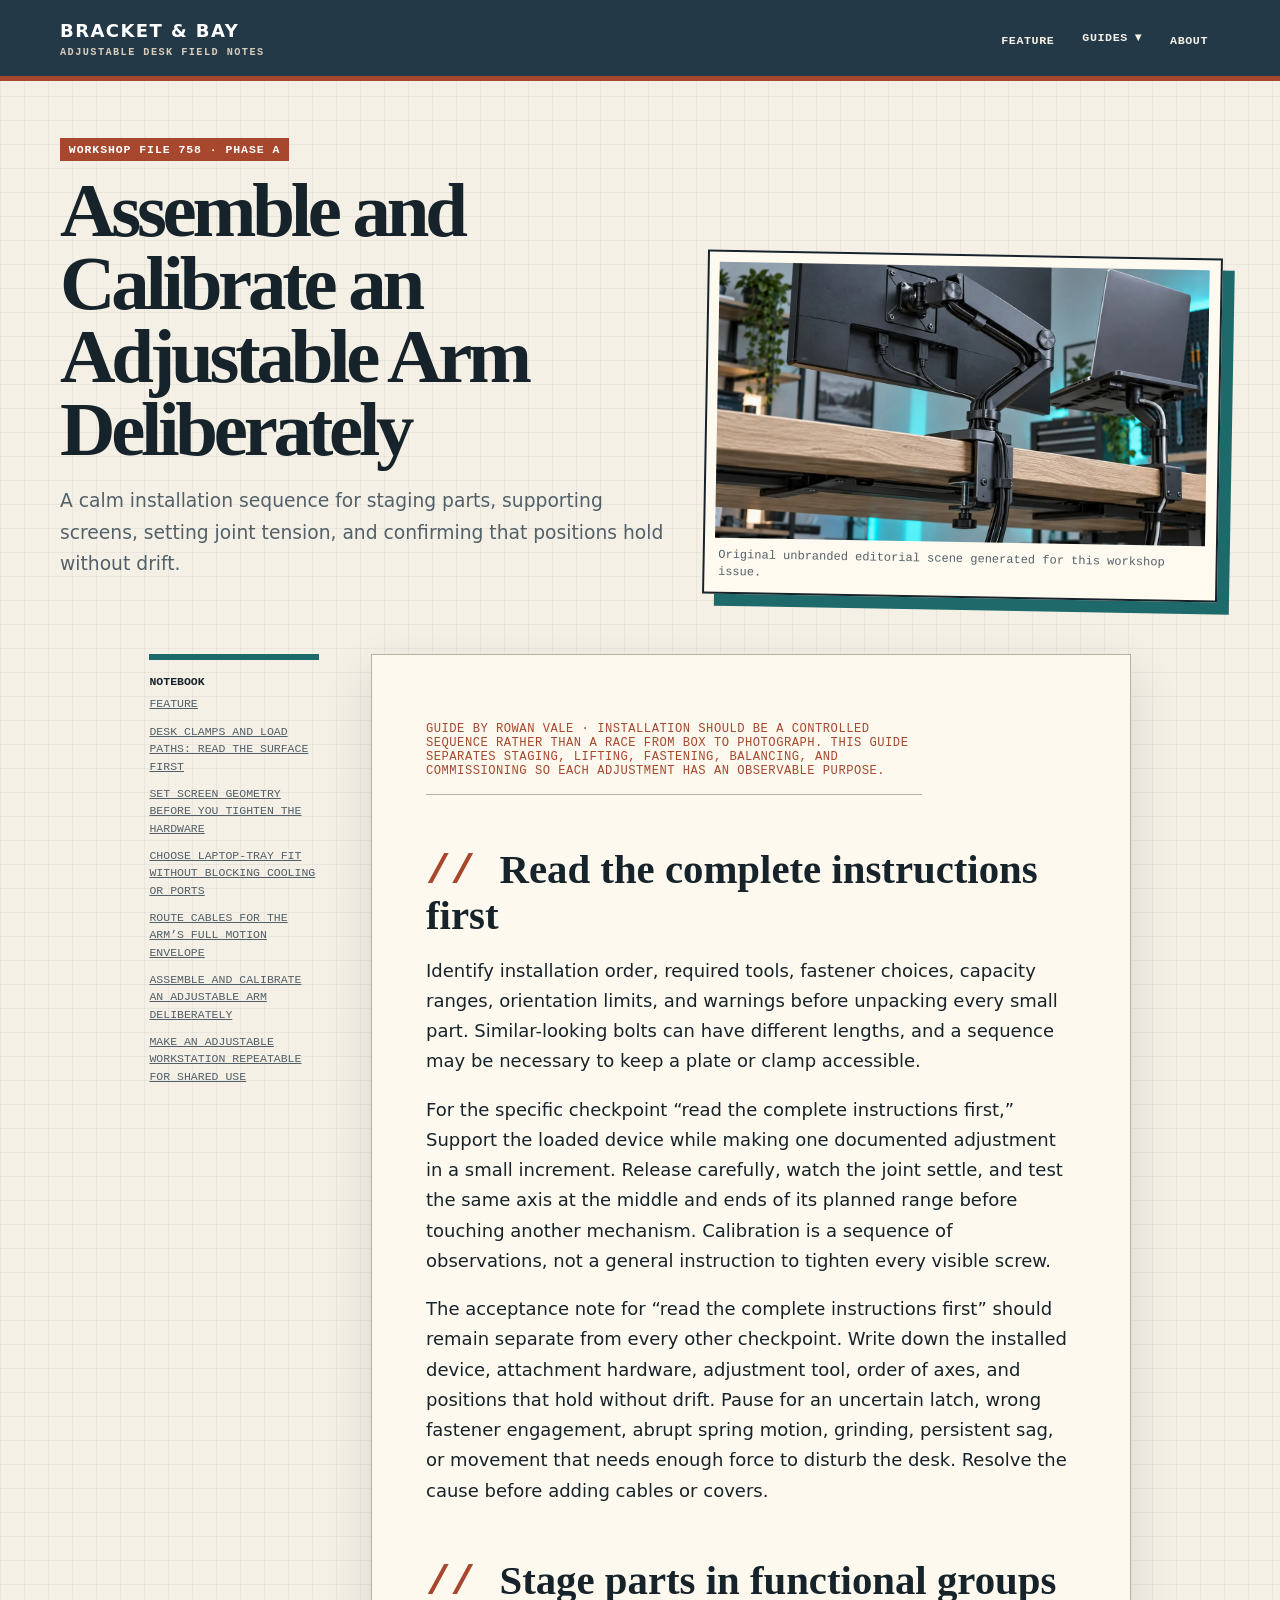
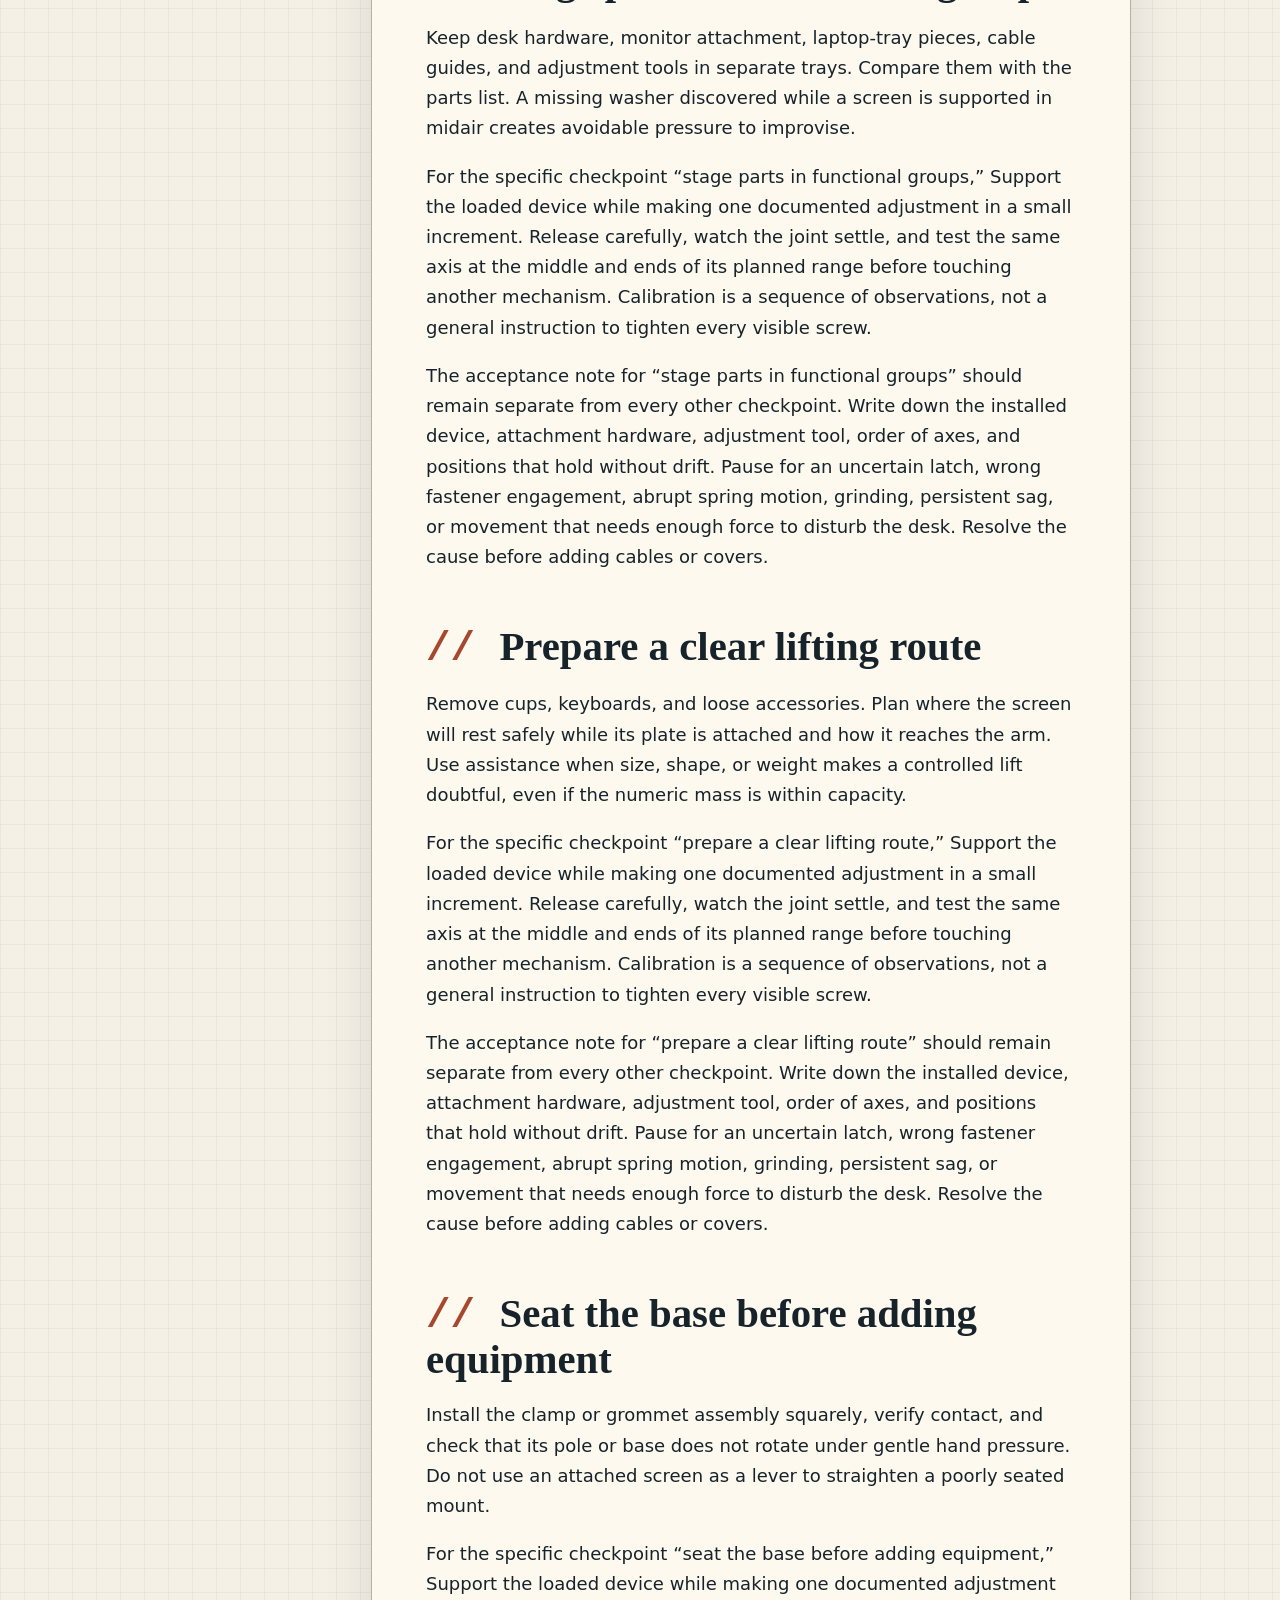
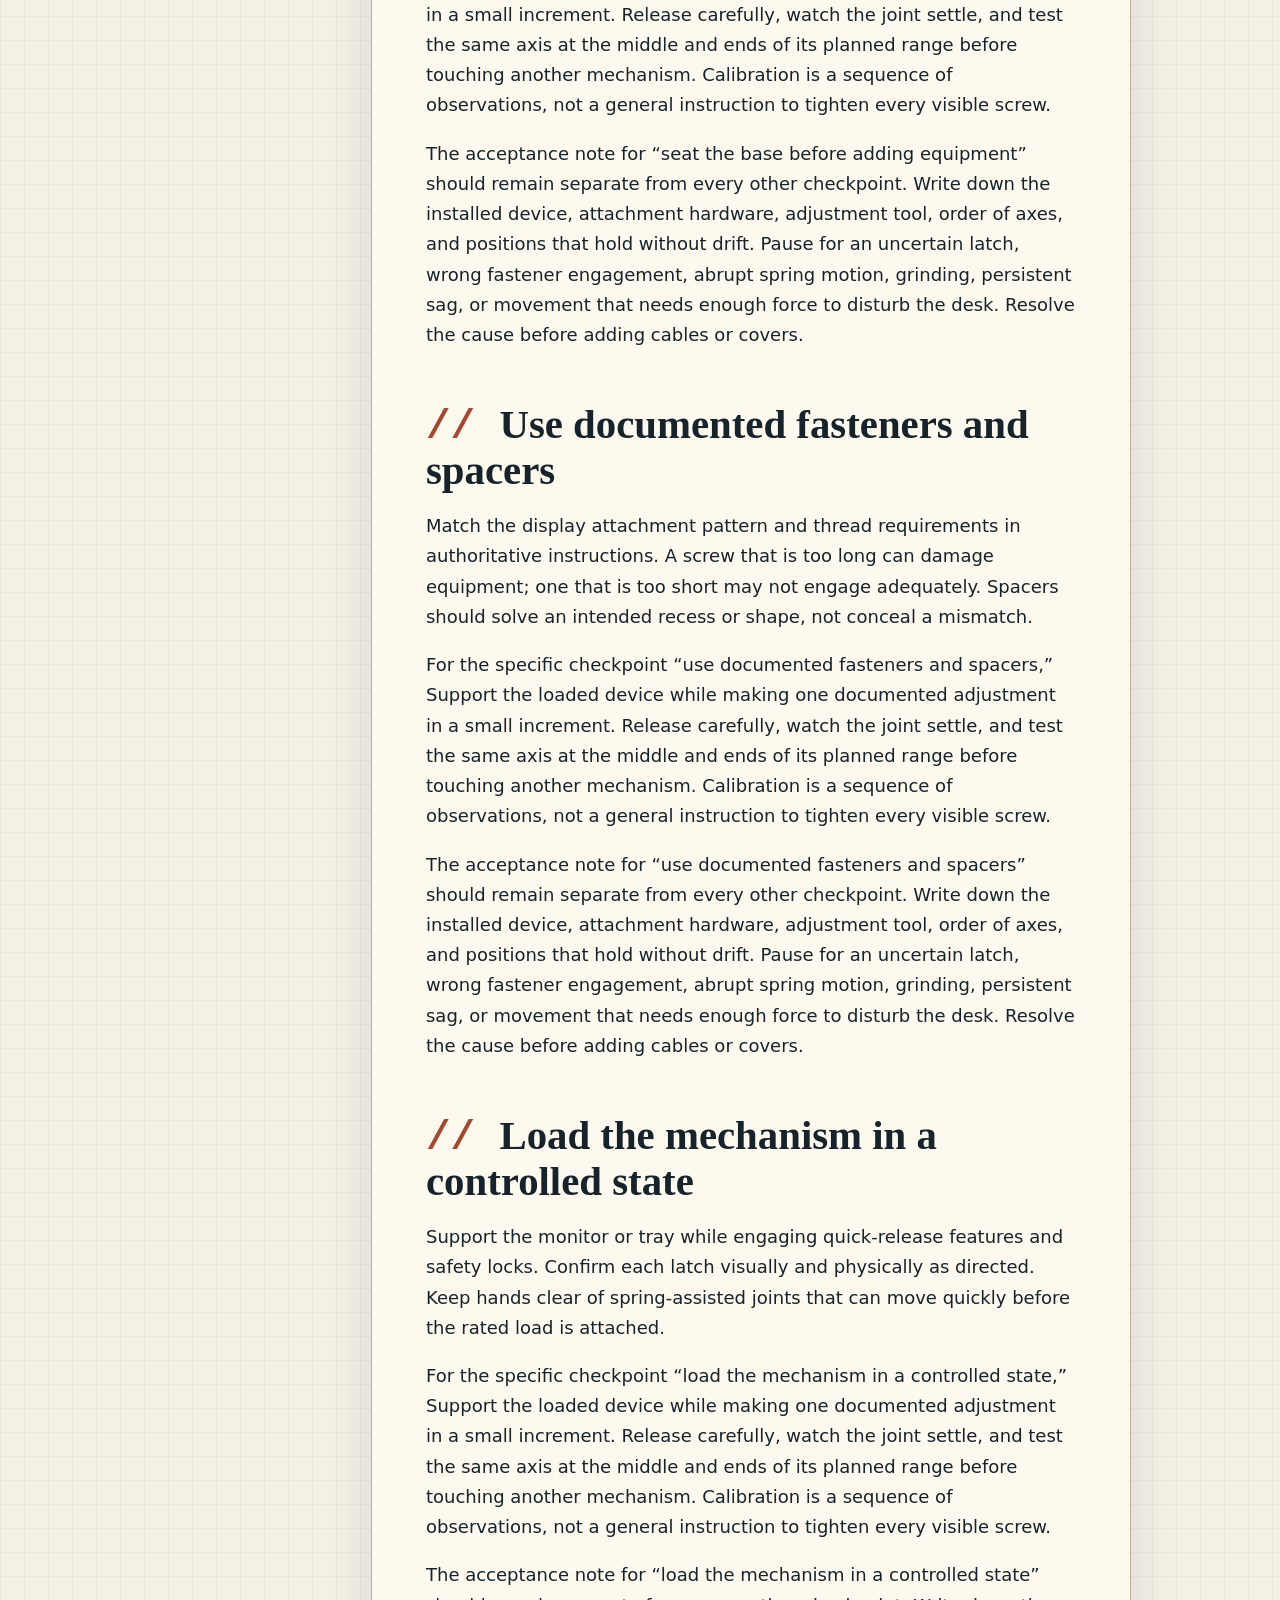
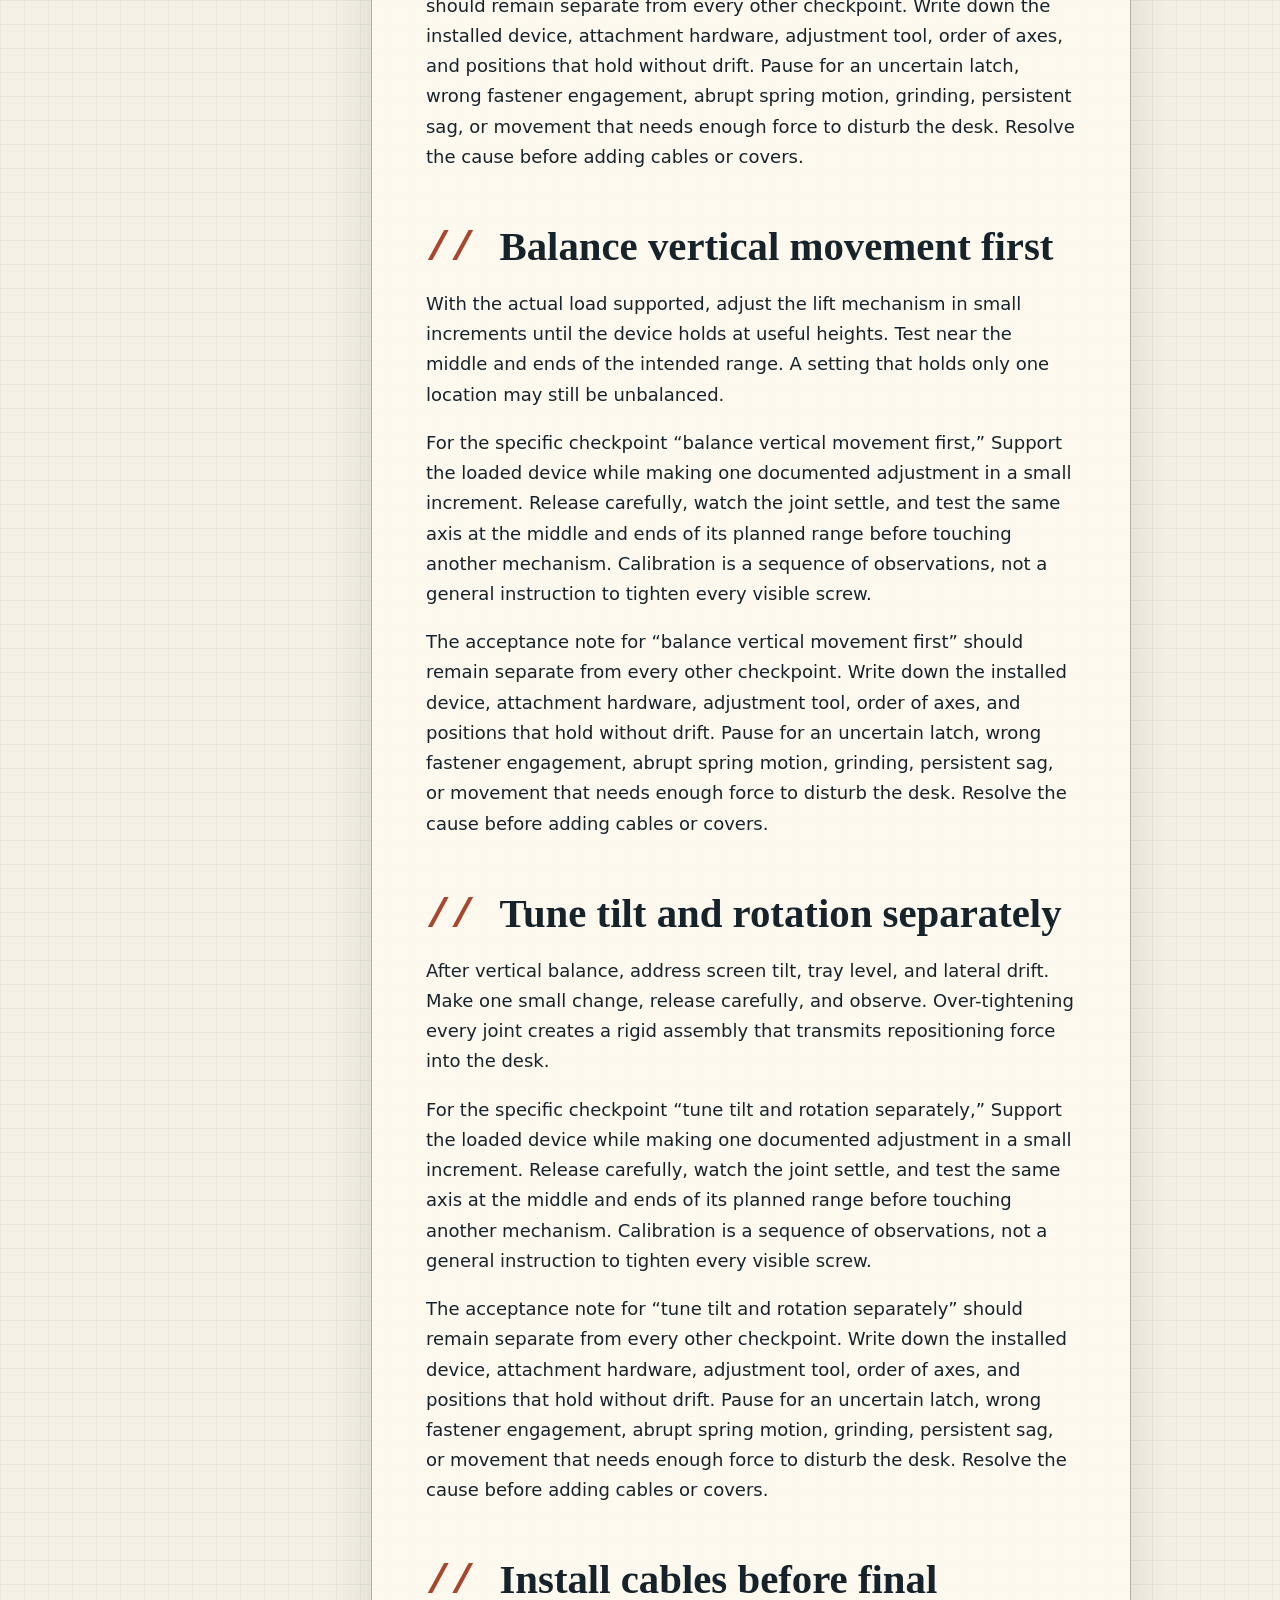
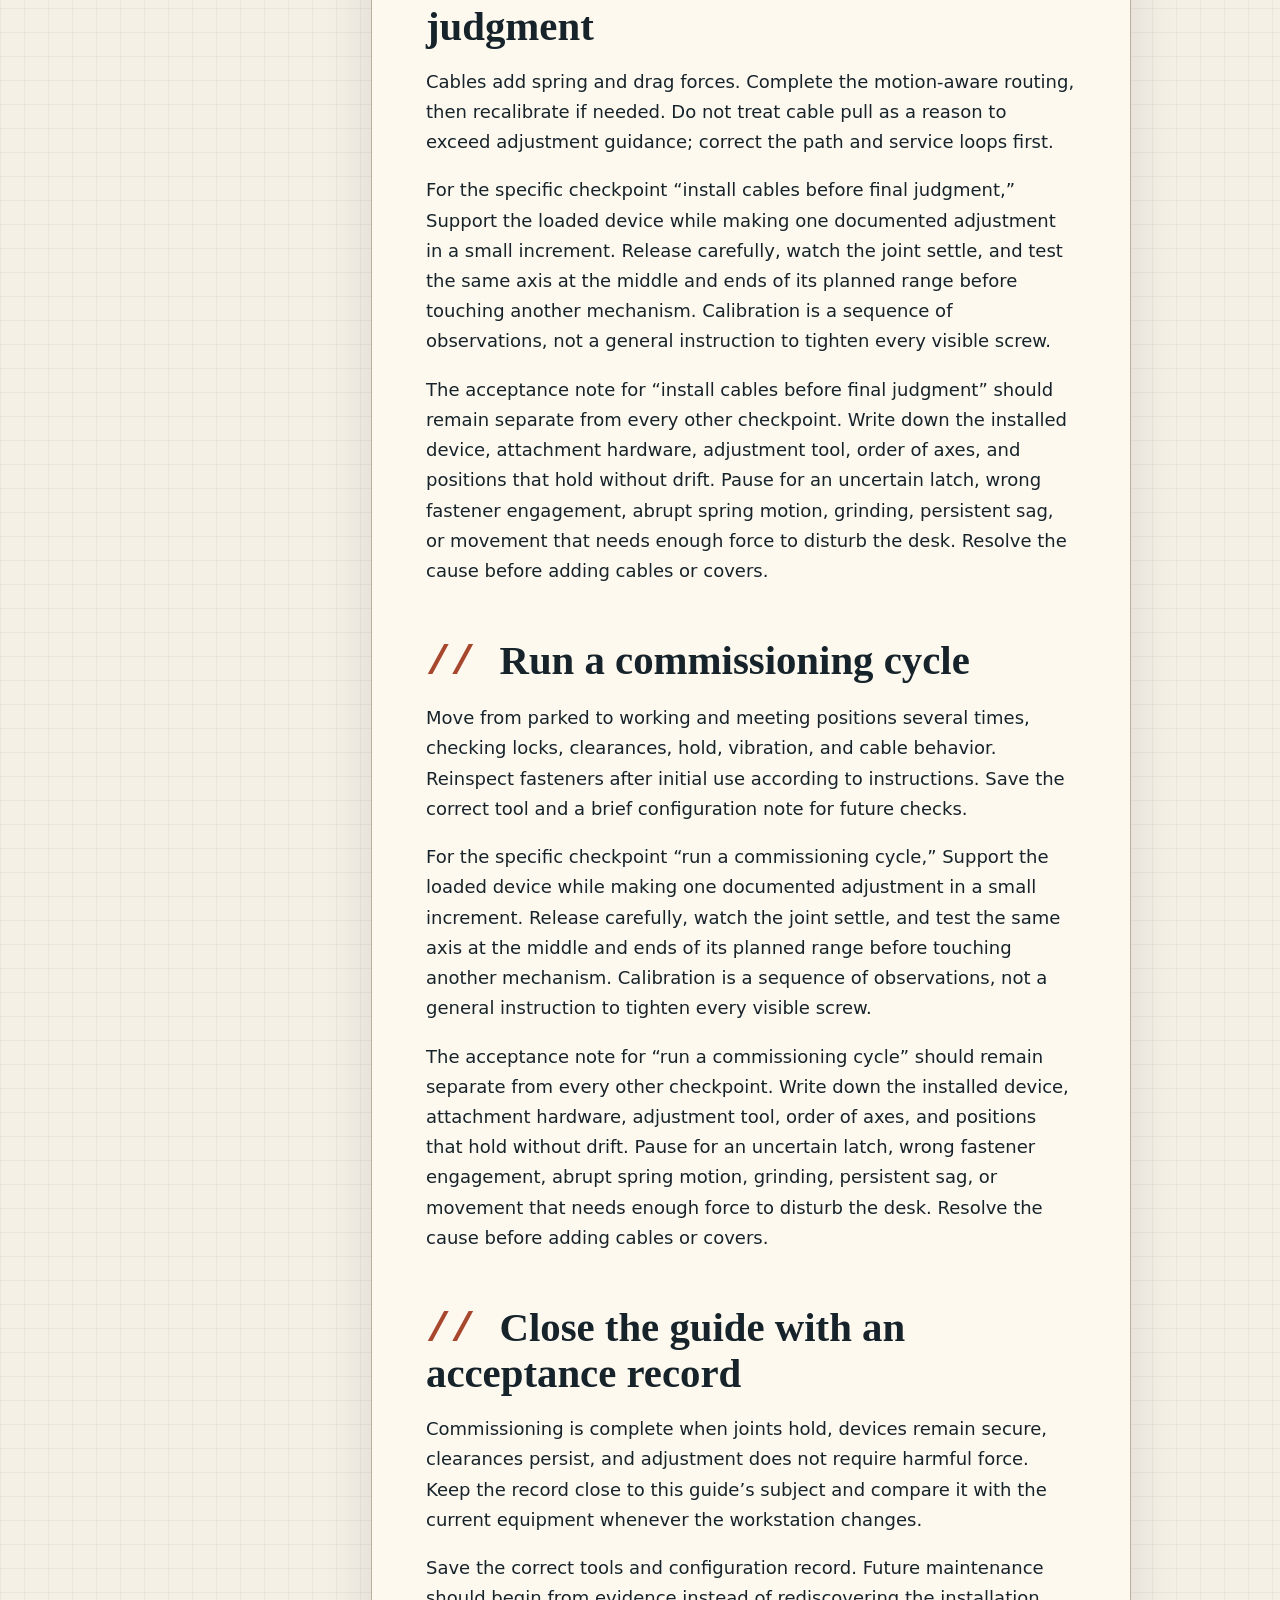
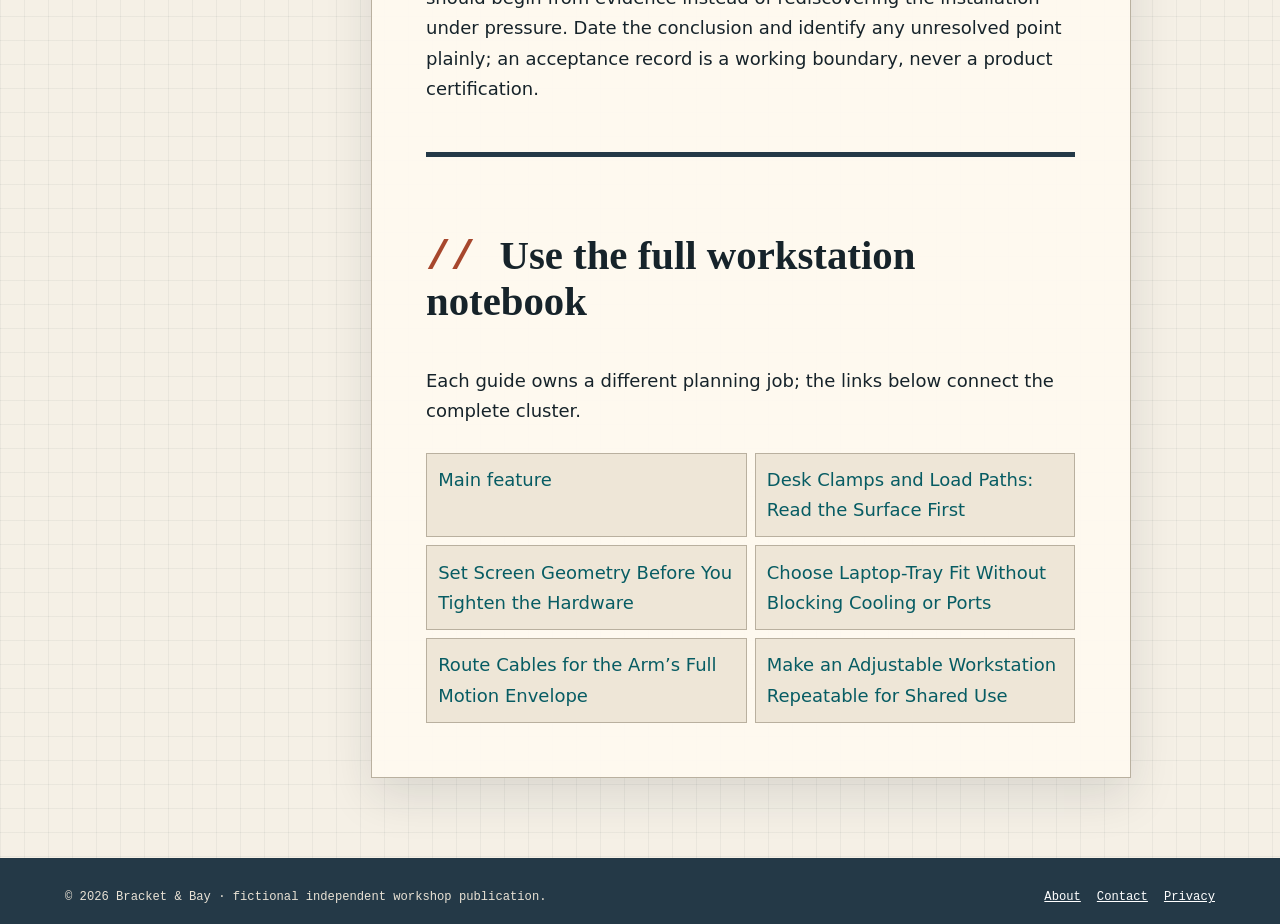
<file: assembly-tension-calibration.html>
<!doctype html><html lang="en"><head><meta charset="utf-8"><meta name="viewport" content="width=device-width,initial-scale=1"><title>Assemble and Calibrate an Adjustable Arm Deliberately | Bracket &amp; Bay</title><meta name="description" content="A calm installation sequence for staging parts, supporting screens, setting joint tension, and confirming that positions hold without drift."><link rel="canonical" href="https://armaragex.github.io/lestallion-dual-monitor-laptop-tray-758/assembly-tension-calibration.html"><meta property="og:type" content="article"><meta property="og:title" content="Assemble and Calibrate an Adjustable Arm Deliberately"><meta property="og:description" content="A calm installation sequence for staging parts, supporting screens, setting joint tension, and confirming that positions hold without drift."><meta property="og:url" content="https://armaragex.github.io/lestallion-dual-monitor-laptop-tray-758/assembly-tension-calibration.html"><meta property="og:image" content="https://armaragex.github.io/lestallion-dual-monitor-laptop-tray-758/desk-clamp-load-path.webp"><script type="application/ld+json">{"@context":"https://schema.org","@type":"Article","headline":"Assemble and Calibrate an Adjustable Arm Deliberately","description":"A calm installation sequence for staging parts, supporting screens, setting joint tension, and confirming that positions hold without drift.","datePublished":"2026-09-19","dateModified":"2026-09-19","author":{"@type":"Person","name":"Rowan Vale"},"publisher":{"@type":"Organization","name":"Bracket & Bay"},"mainEntityOfPage":"https://armaragex.github.io/lestallion-dual-monitor-laptop-tray-758/assembly-tension-calibration.html"}</script><link rel="stylesheet" href="style.css"><script defer src="site.js"></script></head><body><a class="skip" href="#content">Skip to article</a><header class="mast"><div class="mastin"><a class="brand" href="index.html">Bracket &amp; Bay<small>adjustable desk field notes</small></a><button class="navtoggle" aria-expanded="false" aria-controls="nav">Menu</button><nav class="nav" id="nav" aria-label="Primary"><ul><li><a href="index.html">Feature</a></li><li class="dropdown"><button class="dropbtn" aria-expanded="false">Guides ▾</button><ul class="dropmenu"><li><a href="desk-clamp-load-path.html">Desk Clamps and Load Paths: Read the Surface First</a></li><li><a href="screen-geometry-alignment.html">Set Screen Geometry Before You Tighten the Hardware</a></li><li><a href="laptop-tray-fit-cooling.html">Choose Laptop-Tray Fit Without Blocking Cooling or Ports</a></li><li><a href="cable-slack-movement.html">Route Cables for the Arm’s Full Motion Envelope</a></li><li><a href="assembly-tension-calibration.html">Assemble and Calibrate an Adjustable Arm Deliberately</a></li><li><a href="shared-desk-reset-maintenance.html">Make an Adjustable Workstation Repeatable for Shared Use</a></li></ul></li><li><a href="about.html">About</a></li></ul></nav></div></header><section class="hero"><div><span class="kicker">Workshop file 758 · Phase A</span><h1>Assemble and Calibrate an Adjustable Arm Deliberately</h1><p class="dek">A calm installation sequence for staging parts, supporting screens, setting joint tension, and confirming that positions hold without drift.</p></div><figure><img class="" src="desk-clamp-load-path.webp" width="1400" height="788" alt="Generic monitor arm joints and clamp prepared for calibration" decoding="async" loading="lazy"><figcaption>Original unbranded editorial scene generated for this workshop issue.</figcaption></figure></section><main class="layout" id="content"><aside class="indexrail"><strong>Notebook</strong><a href="index.html">Feature</a><a href="desk-clamp-load-path.html">Desk Clamps and Load Paths: Read the Surface First</a><a href="screen-geometry-alignment.html">Set Screen Geometry Before You Tighten the Hardware</a><a href="laptop-tray-fit-cooling.html">Choose Laptop-Tray Fit Without Blocking Cooling or Ports</a><a href="cable-slack-movement.html">Route Cables for the Arm’s Full Motion Envelope</a><a href="assembly-tension-calibration.html">Assemble and Calibrate an Adjustable Arm Deliberately</a><a href="shared-desk-reset-maintenance.html">Make an Adjustable Workstation Repeatable for Shared Use</a></aside><article class="article"><p class="byline">Guide by Rowan Vale · Installation should be a controlled sequence rather than a race from box to photograph. This guide separates staging, lifting, fastening, balancing, and commissioning so each adjustment has an observable purpose.</p><section><h2>Read the complete instructions first</h2><p>Identify installation order, required tools, fastener choices, capacity ranges, orientation limits, and warnings before unpacking every small part. Similar-looking bolts can have different lengths, and a sequence may be necessary to keep a plate or clamp accessible.</p><p>For the specific checkpoint “read the complete instructions first,” Support the loaded device while making one documented adjustment in a small increment. Release carefully, watch the joint settle, and test the same axis at the middle and ends of its planned range before touching another mechanism. Calibration is a sequence of observations, not a general instruction to tighten every visible screw.</p><p>The acceptance note for “read the complete instructions first” should remain separate from every other checkpoint. Write down the installed device, attachment hardware, adjustment tool, order of axes, and positions that hold without drift. Pause for an uncertain latch, wrong fastener engagement, abrupt spring motion, grinding, persistent sag, or movement that needs enough force to disturb the desk. Resolve the cause before adding cables or covers.</p></section><section><h2>Stage parts in functional groups</h2><p>Keep desk hardware, monitor attachment, laptop-tray pieces, cable guides, and adjustment tools in separate trays. Compare them with the parts list. A missing washer discovered while a screen is supported in midair creates avoidable pressure to improvise.</p><p>For the specific checkpoint “stage parts in functional groups,” Support the loaded device while making one documented adjustment in a small increment. Release carefully, watch the joint settle, and test the same axis at the middle and ends of its planned range before touching another mechanism. Calibration is a sequence of observations, not a general instruction to tighten every visible screw.</p><p>The acceptance note for “stage parts in functional groups” should remain separate from every other checkpoint. Write down the installed device, attachment hardware, adjustment tool, order of axes, and positions that hold without drift. Pause for an uncertain latch, wrong fastener engagement, abrupt spring motion, grinding, persistent sag, or movement that needs enough force to disturb the desk. Resolve the cause before adding cables or covers.</p></section><section><h2>Prepare a clear lifting route</h2><p>Remove cups, keyboards, and loose accessories. Plan where the screen will rest safely while its plate is attached and how it reaches the arm. Use assistance when size, shape, or weight makes a controlled lift doubtful, even if the numeric mass is within capacity.</p><p>For the specific checkpoint “prepare a clear lifting route,” Support the loaded device while making one documented adjustment in a small increment. Release carefully, watch the joint settle, and test the same axis at the middle and ends of its planned range before touching another mechanism. Calibration is a sequence of observations, not a general instruction to tighten every visible screw.</p><p>The acceptance note for “prepare a clear lifting route” should remain separate from every other checkpoint. Write down the installed device, attachment hardware, adjustment tool, order of axes, and positions that hold without drift. Pause for an uncertain latch, wrong fastener engagement, abrupt spring motion, grinding, persistent sag, or movement that needs enough force to disturb the desk. Resolve the cause before adding cables or covers.</p></section><section><h2>Seat the base before adding equipment</h2><p>Install the clamp or grommet assembly squarely, verify contact, and check that its pole or base does not rotate under gentle hand pressure. Do not use an attached screen as a lever to straighten a poorly seated mount.</p><p>For the specific checkpoint “seat the base before adding equipment,” Support the loaded device while making one documented adjustment in a small increment. Release carefully, watch the joint settle, and test the same axis at the middle and ends of its planned range before touching another mechanism. Calibration is a sequence of observations, not a general instruction to tighten every visible screw.</p><p>The acceptance note for “seat the base before adding equipment” should remain separate from every other checkpoint. Write down the installed device, attachment hardware, adjustment tool, order of axes, and positions that hold without drift. Pause for an uncertain latch, wrong fastener engagement, abrupt spring motion, grinding, persistent sag, or movement that needs enough force to disturb the desk. Resolve the cause before adding cables or covers.</p></section><section><h2>Use documented fasteners and spacers</h2><p>Match the display attachment pattern and thread requirements in authoritative instructions. A screw that is too long can damage equipment; one that is too short may not engage adequately. Spacers should solve an intended recess or shape, not conceal a mismatch.</p><p>For the specific checkpoint “use documented fasteners and spacers,” Support the loaded device while making one documented adjustment in a small increment. Release carefully, watch the joint settle, and test the same axis at the middle and ends of its planned range before touching another mechanism. Calibration is a sequence of observations, not a general instruction to tighten every visible screw.</p><p>The acceptance note for “use documented fasteners and spacers” should remain separate from every other checkpoint. Write down the installed device, attachment hardware, adjustment tool, order of axes, and positions that hold without drift. Pause for an uncertain latch, wrong fastener engagement, abrupt spring motion, grinding, persistent sag, or movement that needs enough force to disturb the desk. Resolve the cause before adding cables or covers.</p></section><section><h2>Load the mechanism in a controlled state</h2><p>Support the monitor or tray while engaging quick-release features and safety locks. Confirm each latch visually and physically as directed. Keep hands clear of spring-assisted joints that can move quickly before the rated load is attached.</p><p>For the specific checkpoint “load the mechanism in a controlled state,” Support the loaded device while making one documented adjustment in a small increment. Release carefully, watch the joint settle, and test the same axis at the middle and ends of its planned range before touching another mechanism. Calibration is a sequence of observations, not a general instruction to tighten every visible screw.</p><p>The acceptance note for “load the mechanism in a controlled state” should remain separate from every other checkpoint. Write down the installed device, attachment hardware, adjustment tool, order of axes, and positions that hold without drift. Pause for an uncertain latch, wrong fastener engagement, abrupt spring motion, grinding, persistent sag, or movement that needs enough force to disturb the desk. Resolve the cause before adding cables or covers.</p></section><section><h2>Balance vertical movement first</h2><p>With the actual load supported, adjust the lift mechanism in small increments until the device holds at useful heights. Test near the middle and ends of the intended range. A setting that holds only one location may still be unbalanced.</p><p>For the specific checkpoint “balance vertical movement first,” Support the loaded device while making one documented adjustment in a small increment. Release carefully, watch the joint settle, and test the same axis at the middle and ends of its planned range before touching another mechanism. Calibration is a sequence of observations, not a general instruction to tighten every visible screw.</p><p>The acceptance note for “balance vertical movement first” should remain separate from every other checkpoint. Write down the installed device, attachment hardware, adjustment tool, order of axes, and positions that hold without drift. Pause for an uncertain latch, wrong fastener engagement, abrupt spring motion, grinding, persistent sag, or movement that needs enough force to disturb the desk. Resolve the cause before adding cables or covers.</p></section><section><h2>Tune tilt and rotation separately</h2><p>After vertical balance, address screen tilt, tray level, and lateral drift. Make one small change, release carefully, and observe. Over-tightening every joint creates a rigid assembly that transmits repositioning force into the desk.</p><p>For the specific checkpoint “tune tilt and rotation separately,” Support the loaded device while making one documented adjustment in a small increment. Release carefully, watch the joint settle, and test the same axis at the middle and ends of its planned range before touching another mechanism. Calibration is a sequence of observations, not a general instruction to tighten every visible screw.</p><p>The acceptance note for “tune tilt and rotation separately” should remain separate from every other checkpoint. Write down the installed device, attachment hardware, adjustment tool, order of axes, and positions that hold without drift. Pause for an uncertain latch, wrong fastener engagement, abrupt spring motion, grinding, persistent sag, or movement that needs enough force to disturb the desk. Resolve the cause before adding cables or covers.</p></section><section><h2>Install cables before final judgment</h2><p>Cables add spring and drag forces. Complete the motion-aware routing, then recalibrate if needed. Do not treat cable pull as a reason to exceed adjustment guidance; correct the path and service loops first.</p><p>For the specific checkpoint “install cables before final judgment,” Support the loaded device while making one documented adjustment in a small increment. Release carefully, watch the joint settle, and test the same axis at the middle and ends of its planned range before touching another mechanism. Calibration is a sequence of observations, not a general instruction to tighten every visible screw.</p><p>The acceptance note for “install cables before final judgment” should remain separate from every other checkpoint. Write down the installed device, attachment hardware, adjustment tool, order of axes, and positions that hold without drift. Pause for an uncertain latch, wrong fastener engagement, abrupt spring motion, grinding, persistent sag, or movement that needs enough force to disturb the desk. Resolve the cause before adding cables or covers.</p></section><section><h2>Run a commissioning cycle</h2><p>Move from parked to working and meeting positions several times, checking locks, clearances, hold, vibration, and cable behavior. Reinspect fasteners after initial use according to instructions. Save the correct tool and a brief configuration note for future checks.</p><p>For the specific checkpoint “run a commissioning cycle,” Support the loaded device while making one documented adjustment in a small increment. Release carefully, watch the joint settle, and test the same axis at the middle and ends of its planned range before touching another mechanism. Calibration is a sequence of observations, not a general instruction to tighten every visible screw.</p><p>The acceptance note for “run a commissioning cycle” should remain separate from every other checkpoint. Write down the installed device, attachment hardware, adjustment tool, order of axes, and positions that hold without drift. Pause for an uncertain latch, wrong fastener engagement, abrupt spring motion, grinding, persistent sag, or movement that needs enough force to disturb the desk. Resolve the cause before adding cables or covers.</p></section><section><h2>Close the guide with an acceptance record</h2><p>Commissioning is complete when joints hold, devices remain secure, clearances persist, and adjustment does not require harmful force. Keep the record close to this guide’s subject and compare it with the current equipment whenever the workstation changes.</p><p>Save the correct tools and configuration record. Future maintenance should begin from evidence instead of rediscovering the installation under pressure. Date the conclusion and identify any unresolved point plainly; an acceptance record is a working boundary, never a product certification.</p></section><aside class="guidegrid"><h2>Use the full workstation notebook</h2><p>Each guide owns a different planning job; the links below connect the complete cluster.</p><a href="index.html">Main feature</a><a href="desk-clamp-load-path.html">Desk Clamps and Load Paths: Read the Surface First</a><a href="screen-geometry-alignment.html">Set Screen Geometry Before You Tighten the Hardware</a><a href="laptop-tray-fit-cooling.html">Choose Laptop-Tray Fit Without Blocking Cooling or Ports</a><a href="cable-slack-movement.html">Route Cables for the Arm’s Full Motion Envelope</a><a href="shared-desk-reset-maintenance.html">Make an Adjustable Workstation Repeatable for Shared Use</a></aside></article></main><footer class="foot"><span>© 2026 Bracket &amp; Bay · fictional independent workshop publication.</span><nav><a href="about.html">About</a><a href="contact.html">Contact</a><a href="privacy.html">Privacy</a></nav></footer></body></html>
</file>
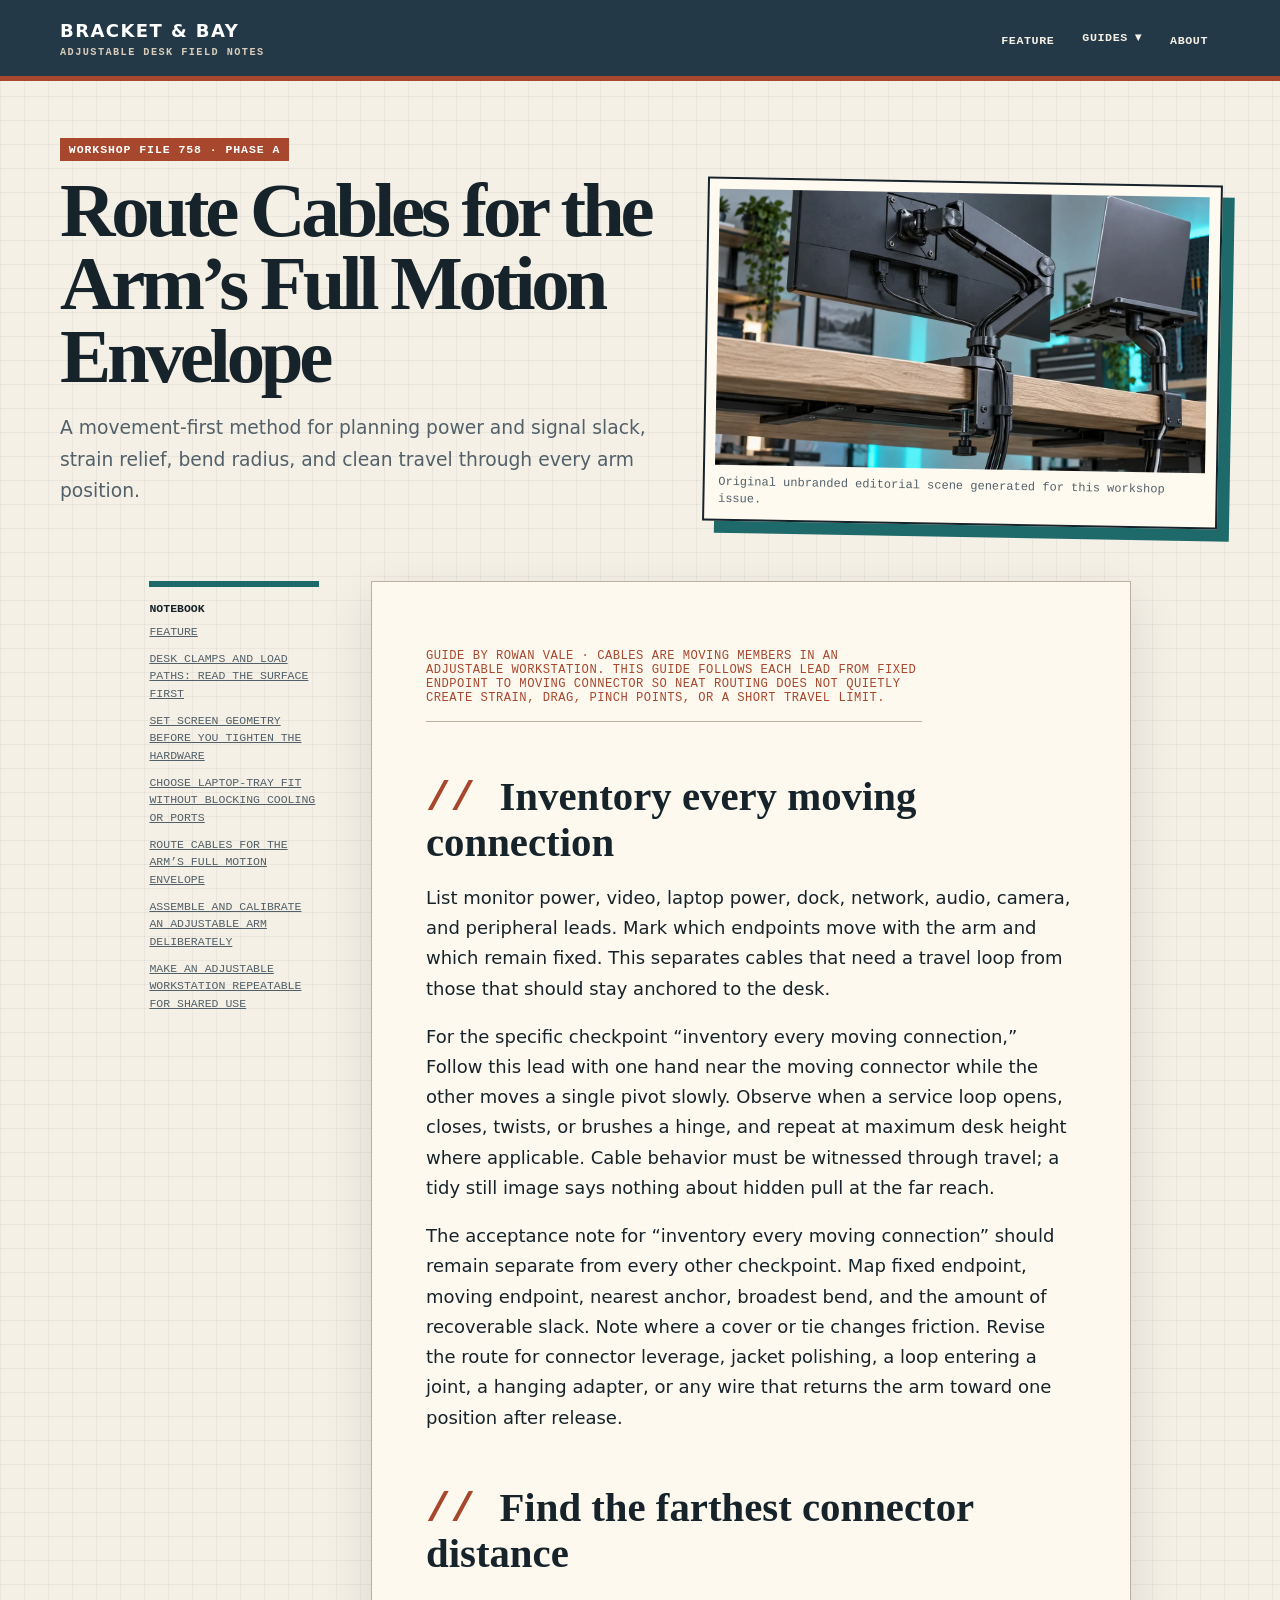
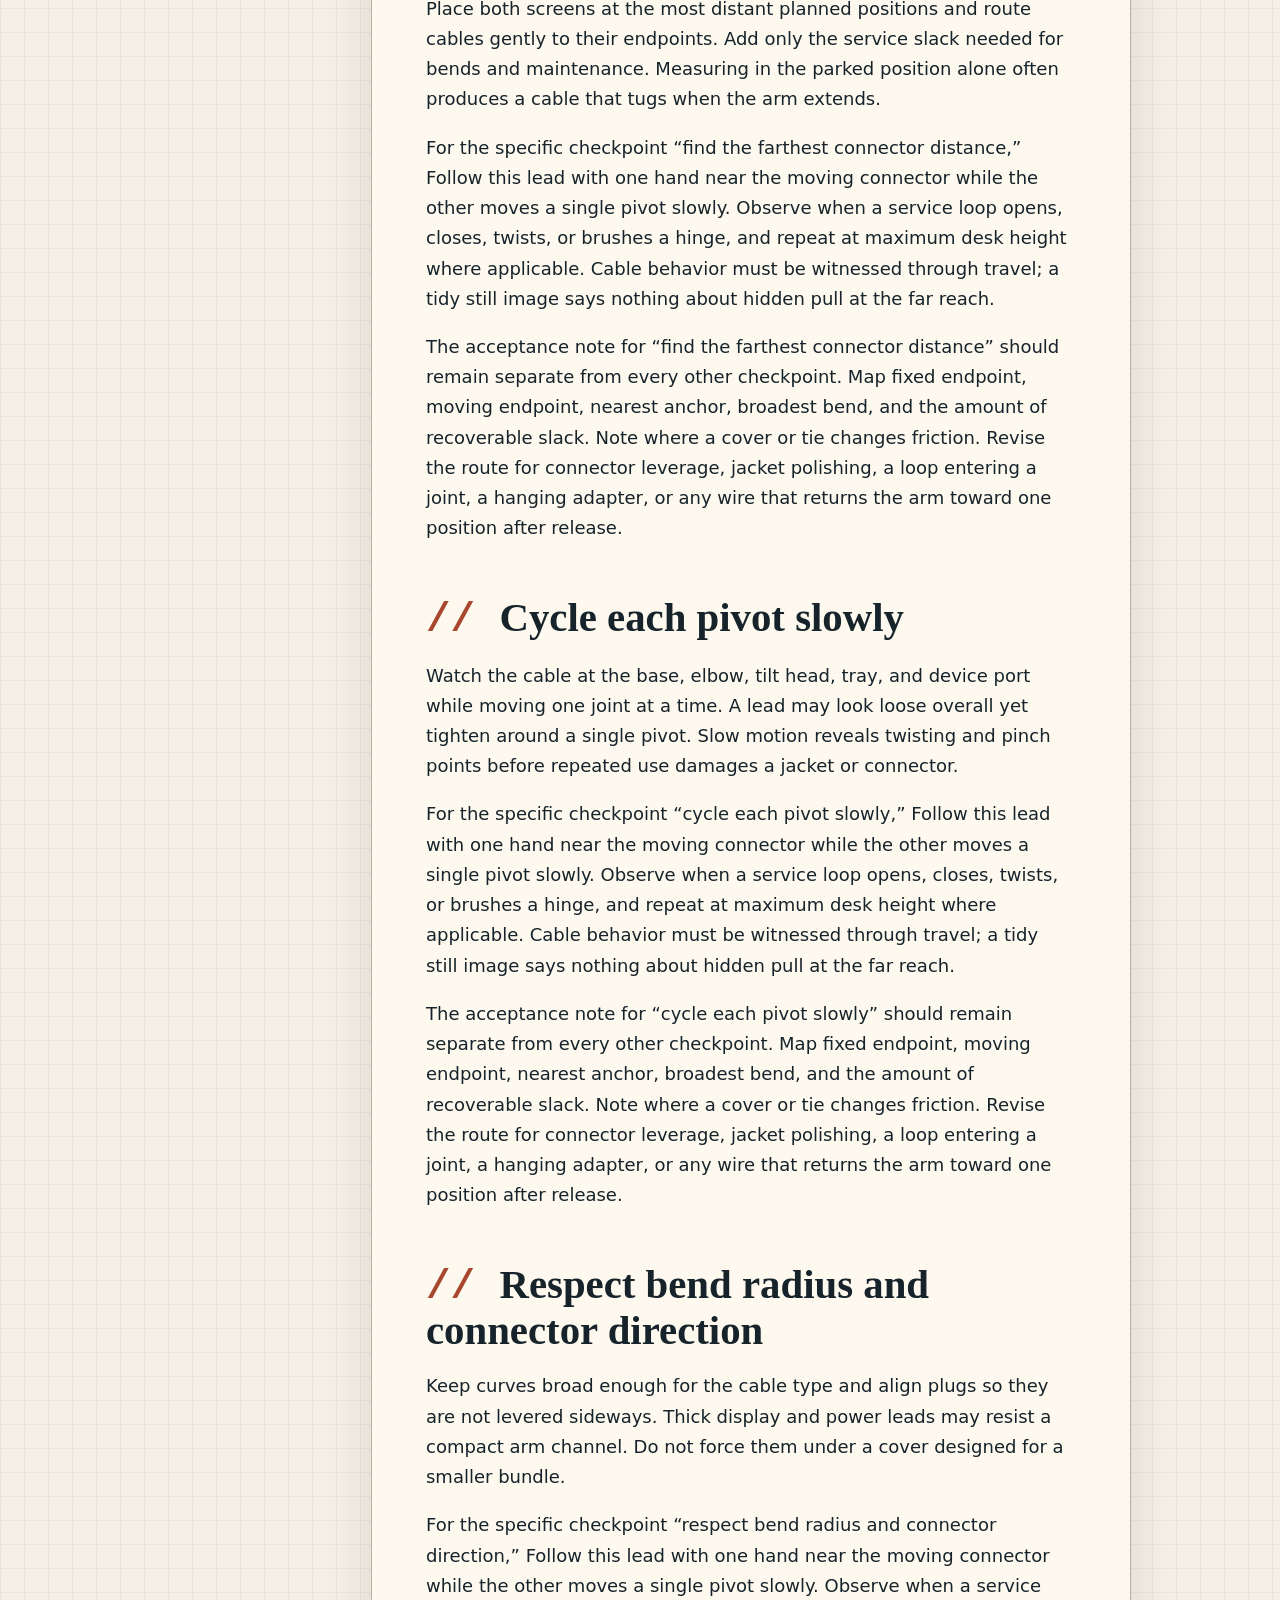
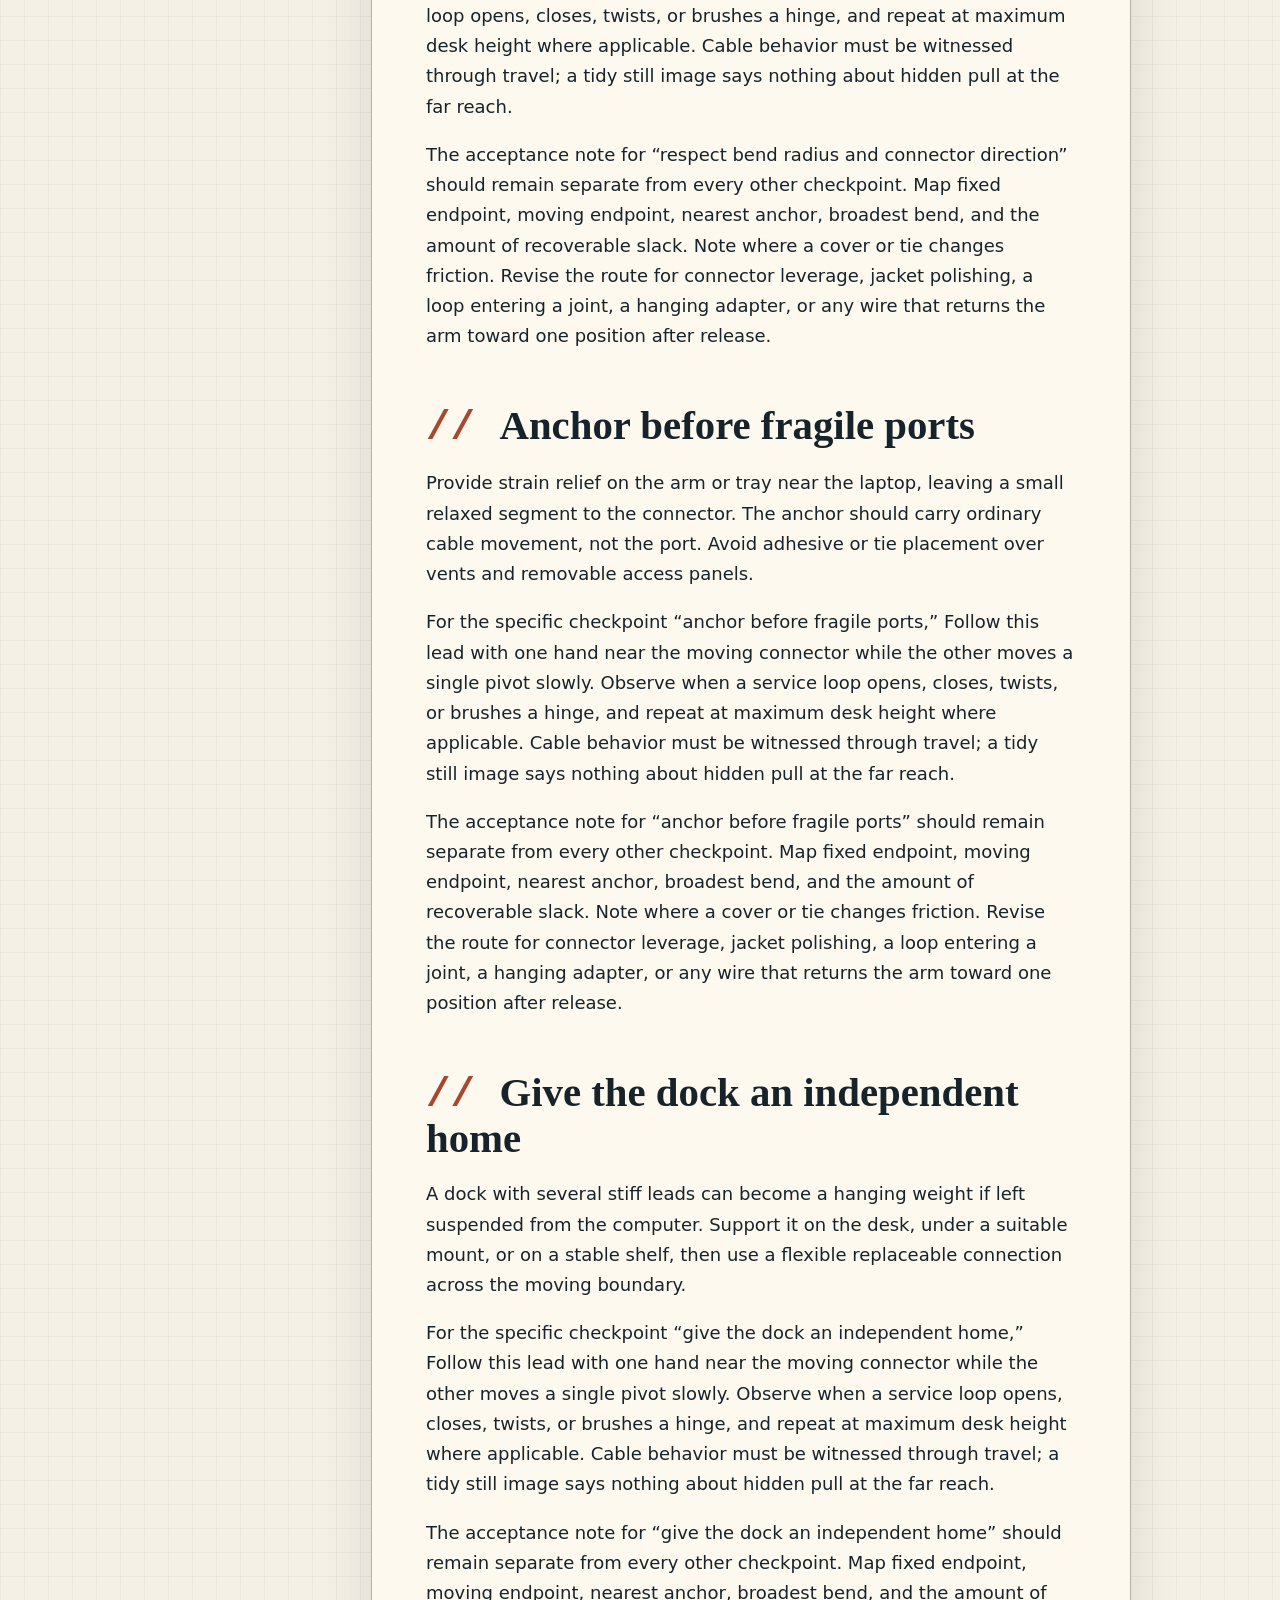
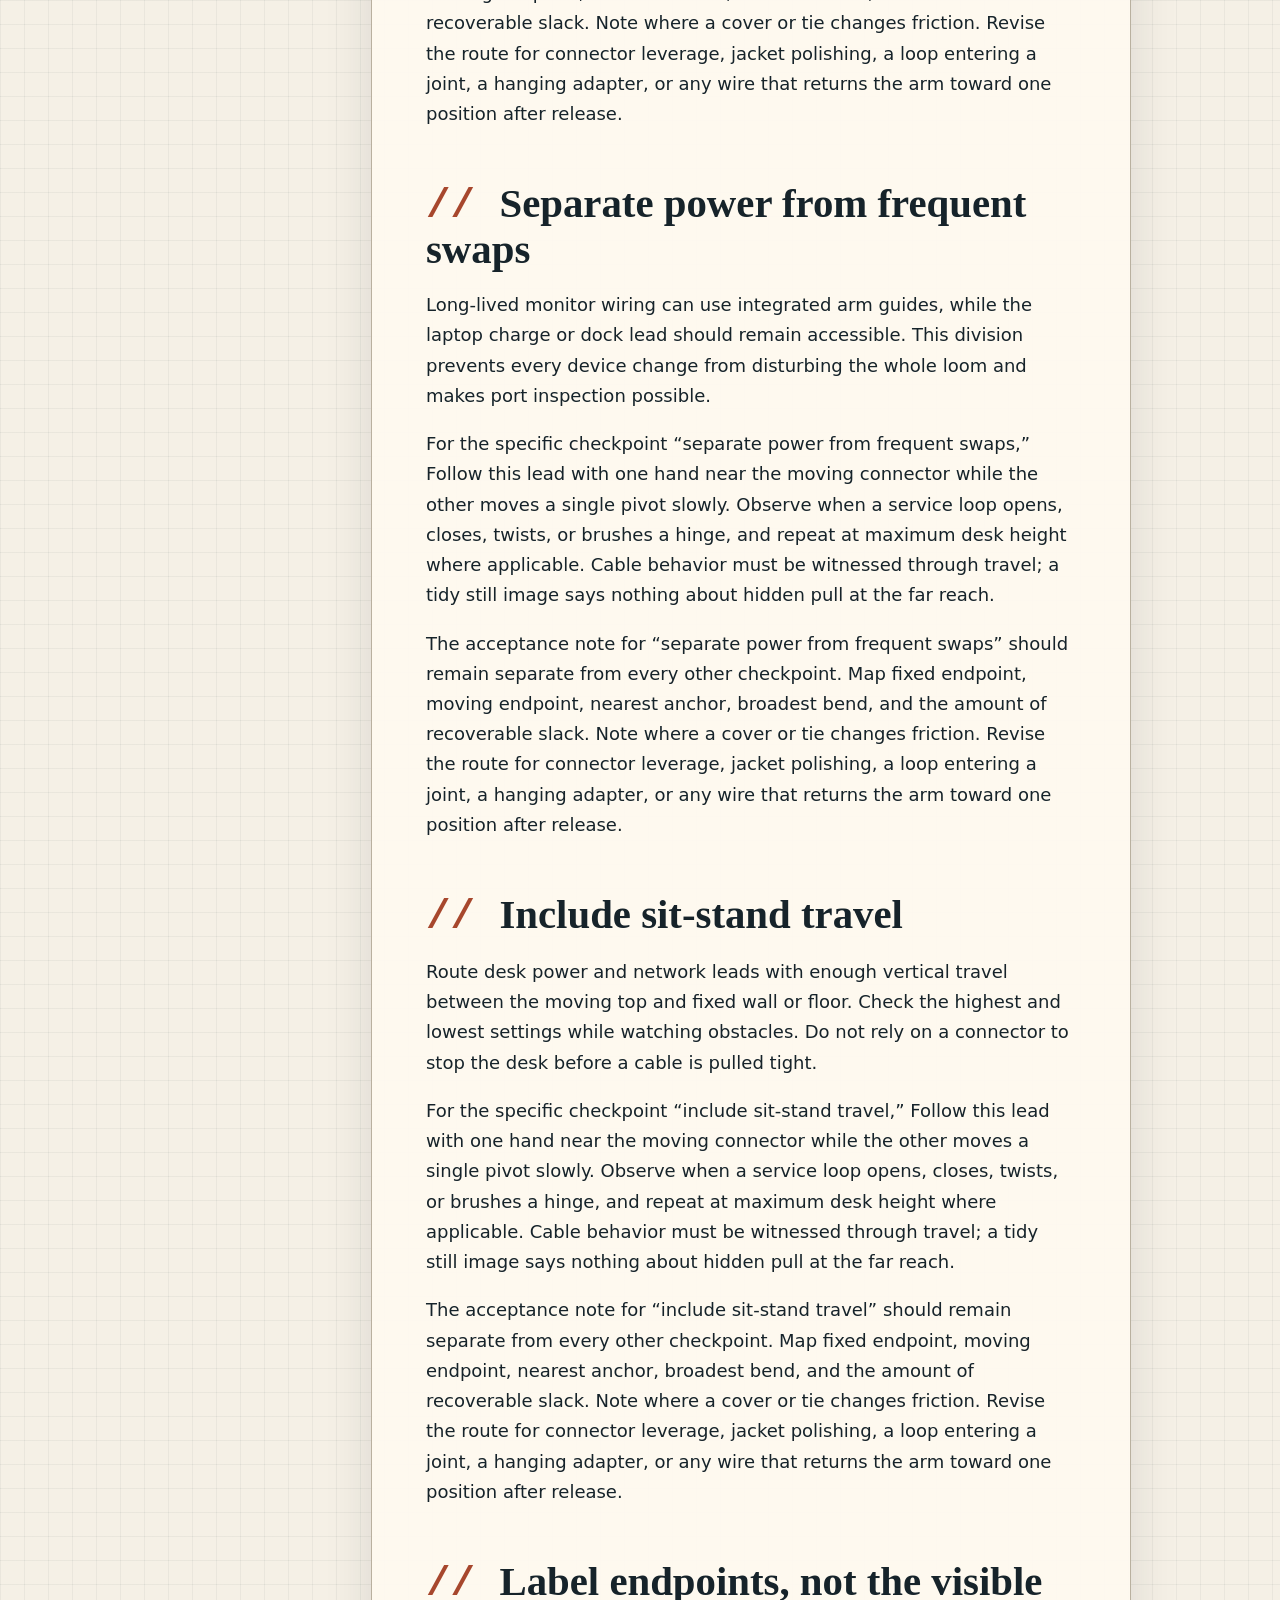
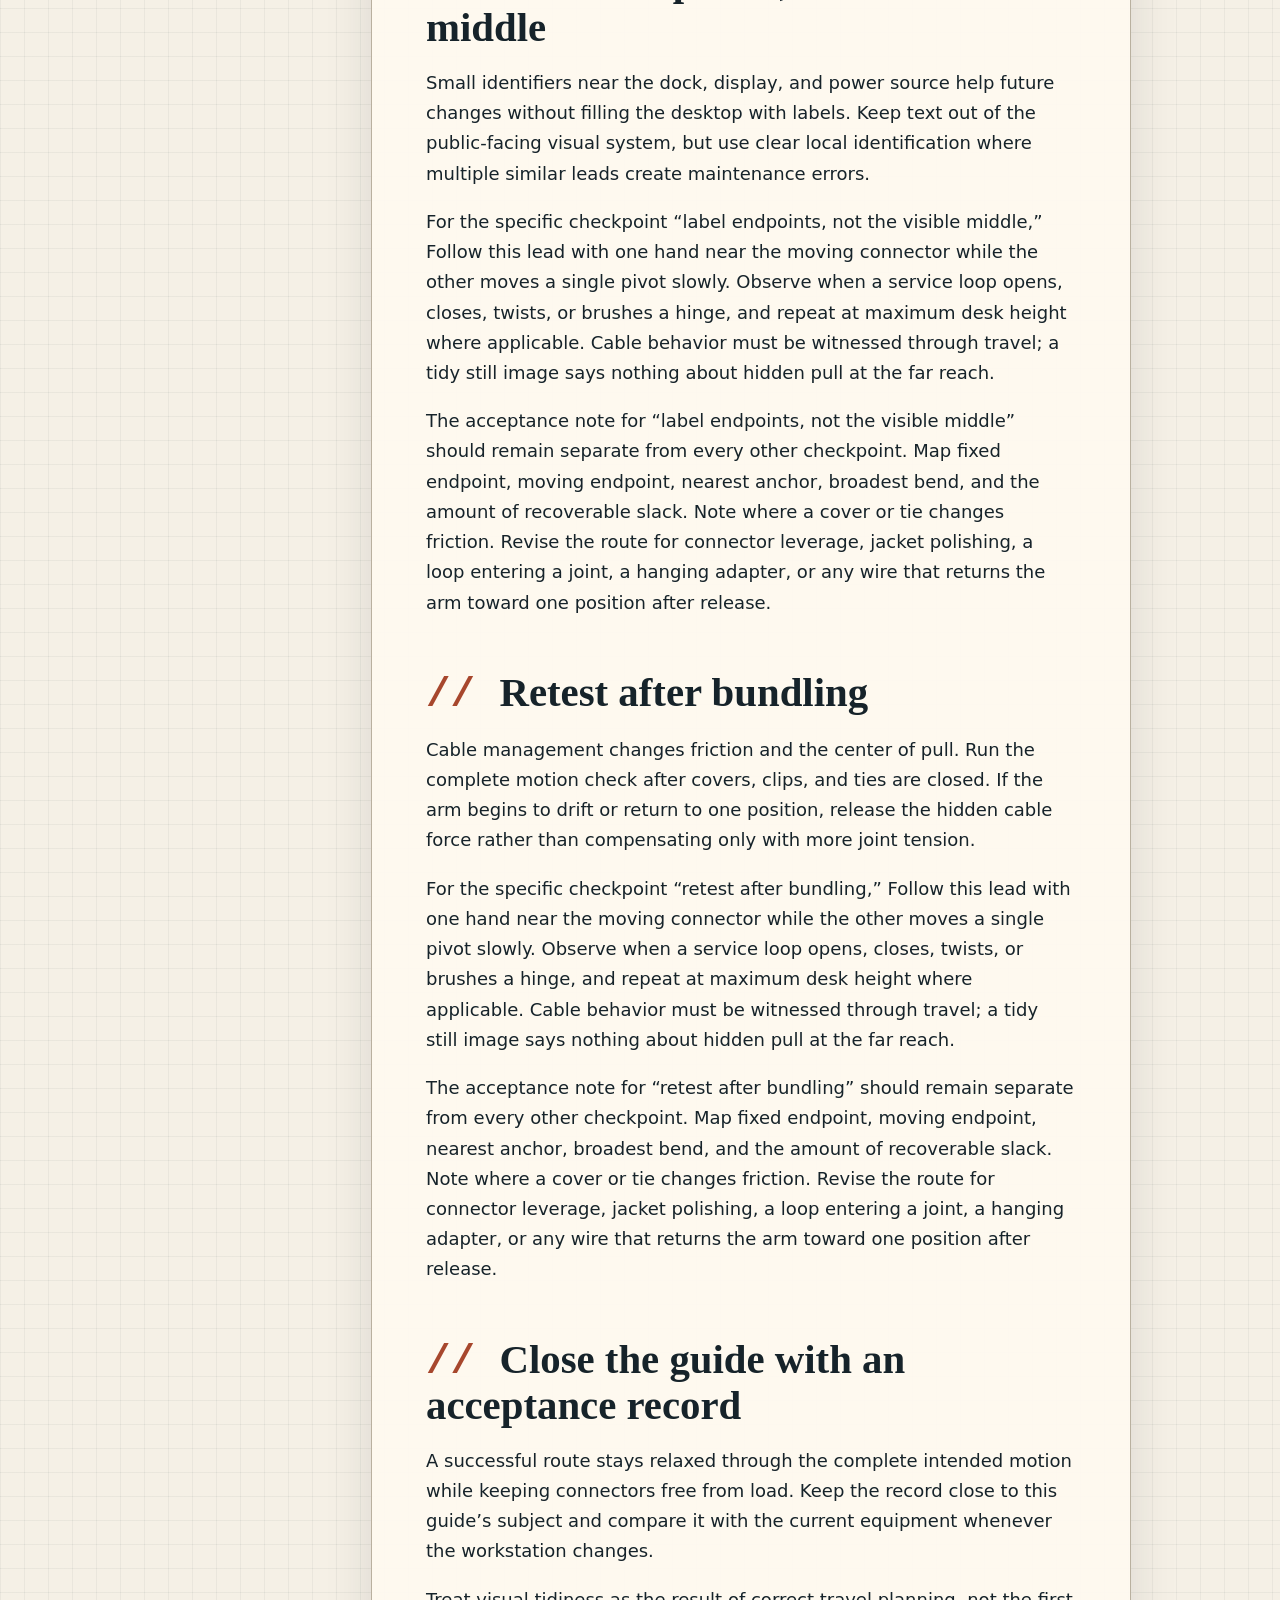
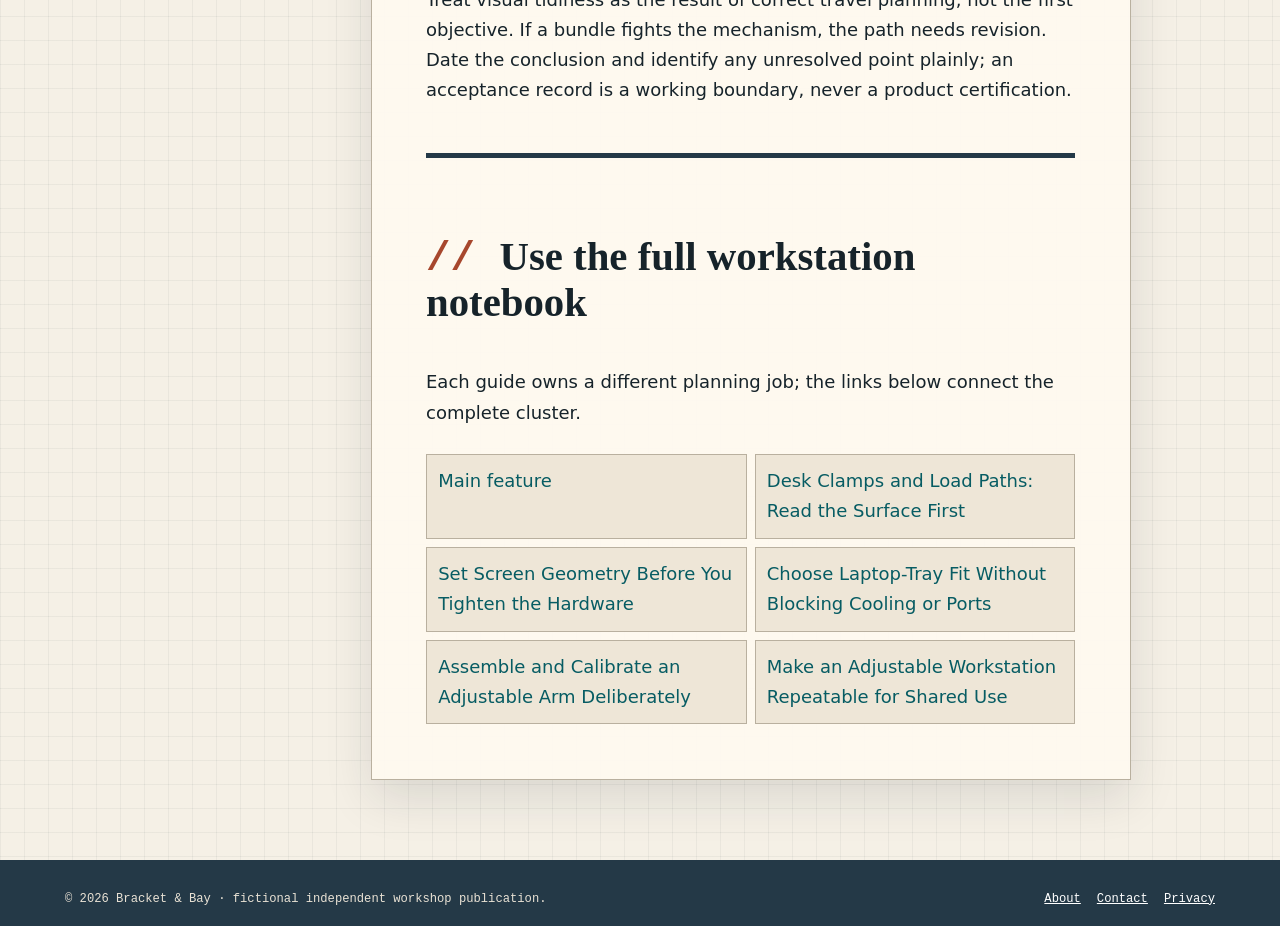
<file: cable-slack-movement.html>
<!doctype html><html lang="en"><head><meta charset="utf-8"><meta name="viewport" content="width=device-width,initial-scale=1"><title>Route Cables for the Arm’s Full Motion Envelope | Bracket &amp; Bay</title><meta name="description" content="A movement-first method for planning power and signal slack, strain relief, bend radius, and clean travel through every arm position."><link rel="canonical" href="https://armaragex.github.io/lestallion-dual-monitor-laptop-tray-758/cable-slack-movement.html"><meta property="og:type" content="article"><meta property="og:title" content="Route Cables for the Arm’s Full Motion Envelope"><meta property="og:description" content="A movement-first method for planning power and signal slack, strain relief, bend radius, and clean travel through every arm position."><meta property="og:url" content="https://armaragex.github.io/lestallion-dual-monitor-laptop-tray-758/cable-slack-movement.html"><meta property="og:image" content="https://armaragex.github.io/lestallion-dual-monitor-laptop-tray-758/desk-clamp-load-path.webp"><script type="application/ld+json">{"@context":"https://schema.org","@type":"Article","headline":"Route Cables for the Arm\u2019s Full Motion Envelope","description":"A movement-first method for planning power and signal slack, strain relief, bend radius, and clean travel through every arm position.","datePublished":"2026-09-19","dateModified":"2026-09-19","author":{"@type":"Person","name":"Rowan Vale"},"publisher":{"@type":"Organization","name":"Bracket & Bay"},"mainEntityOfPage":"https://armaragex.github.io/lestallion-dual-monitor-laptop-tray-758/cable-slack-movement.html"}</script><link rel="stylesheet" href="style.css"><script defer src="site.js"></script></head><body><a class="skip" href="#content">Skip to article</a><header class="mast"><div class="mastin"><a class="brand" href="index.html">Bracket &amp; Bay<small>adjustable desk field notes</small></a><button class="navtoggle" aria-expanded="false" aria-controls="nav">Menu</button><nav class="nav" id="nav" aria-label="Primary"><ul><li><a href="index.html">Feature</a></li><li class="dropdown"><button class="dropbtn" aria-expanded="false">Guides ▾</button><ul class="dropmenu"><li><a href="desk-clamp-load-path.html">Desk Clamps and Load Paths: Read the Surface First</a></li><li><a href="screen-geometry-alignment.html">Set Screen Geometry Before You Tighten the Hardware</a></li><li><a href="laptop-tray-fit-cooling.html">Choose Laptop-Tray Fit Without Blocking Cooling or Ports</a></li><li><a href="cable-slack-movement.html">Route Cables for the Arm’s Full Motion Envelope</a></li><li><a href="assembly-tension-calibration.html">Assemble and Calibrate an Adjustable Arm Deliberately</a></li><li><a href="shared-desk-reset-maintenance.html">Make an Adjustable Workstation Repeatable for Shared Use</a></li></ul></li><li><a href="about.html">About</a></li></ul></nav></div></header><section class="hero"><div><span class="kicker">Workshop file 758 · Phase A</span><h1>Route Cables for the Arm’s Full Motion Envelope</h1><p class="dek">A movement-first method for planning power and signal slack, strain relief, bend radius, and clean travel through every arm position.</p></div><figure><img class="" src="desk-clamp-load-path.webp" width="1400" height="788" alt="Cable loops guided beside generic adjustable arm joints" decoding="async" loading="lazy"><figcaption>Original unbranded editorial scene generated for this workshop issue.</figcaption></figure></section><main class="layout" id="content"><aside class="indexrail"><strong>Notebook</strong><a href="index.html">Feature</a><a href="desk-clamp-load-path.html">Desk Clamps and Load Paths: Read the Surface First</a><a href="screen-geometry-alignment.html">Set Screen Geometry Before You Tighten the Hardware</a><a href="laptop-tray-fit-cooling.html">Choose Laptop-Tray Fit Without Blocking Cooling or Ports</a><a href="cable-slack-movement.html">Route Cables for the Arm’s Full Motion Envelope</a><a href="assembly-tension-calibration.html">Assemble and Calibrate an Adjustable Arm Deliberately</a><a href="shared-desk-reset-maintenance.html">Make an Adjustable Workstation Repeatable for Shared Use</a></aside><article class="article"><p class="byline">Guide by Rowan Vale · Cables are moving members in an adjustable workstation. This guide follows each lead from fixed endpoint to moving connector so neat routing does not quietly create strain, drag, pinch points, or a short travel limit.</p><section><h2>Inventory every moving connection</h2><p>List monitor power, video, laptop power, dock, network, audio, camera, and peripheral leads. Mark which endpoints move with the arm and which remain fixed. This separates cables that need a travel loop from those that should stay anchored to the desk.</p><p>For the specific checkpoint “inventory every moving connection,” Follow this lead with one hand near the moving connector while the other moves a single pivot slowly. Observe when a service loop opens, closes, twists, or brushes a hinge, and repeat at maximum desk height where applicable. Cable behavior must be witnessed through travel; a tidy still image says nothing about hidden pull at the far reach.</p><p>The acceptance note for “inventory every moving connection” should remain separate from every other checkpoint. Map fixed endpoint, moving endpoint, nearest anchor, broadest bend, and the amount of recoverable slack. Note where a cover or tie changes friction. Revise the route for connector leverage, jacket polishing, a loop entering a joint, a hanging adapter, or any wire that returns the arm toward one position after release.</p></section><section><h2>Find the farthest connector distance</h2><p>Place both screens at the most distant planned positions and route cables gently to their endpoints. Add only the service slack needed for bends and maintenance. Measuring in the parked position alone often produces a cable that tugs when the arm extends.</p><p>For the specific checkpoint “find the farthest connector distance,” Follow this lead with one hand near the moving connector while the other moves a single pivot slowly. Observe when a service loop opens, closes, twists, or brushes a hinge, and repeat at maximum desk height where applicable. Cable behavior must be witnessed through travel; a tidy still image says nothing about hidden pull at the far reach.</p><p>The acceptance note for “find the farthest connector distance” should remain separate from every other checkpoint. Map fixed endpoint, moving endpoint, nearest anchor, broadest bend, and the amount of recoverable slack. Note where a cover or tie changes friction. Revise the route for connector leverage, jacket polishing, a loop entering a joint, a hanging adapter, or any wire that returns the arm toward one position after release.</p></section><section><h2>Cycle each pivot slowly</h2><p>Watch the cable at the base, elbow, tilt head, tray, and device port while moving one joint at a time. A lead may look loose overall yet tighten around a single pivot. Slow motion reveals twisting and pinch points before repeated use damages a jacket or connector.</p><p>For the specific checkpoint “cycle each pivot slowly,” Follow this lead with one hand near the moving connector while the other moves a single pivot slowly. Observe when a service loop opens, closes, twists, or brushes a hinge, and repeat at maximum desk height where applicable. Cable behavior must be witnessed through travel; a tidy still image says nothing about hidden pull at the far reach.</p><p>The acceptance note for “cycle each pivot slowly” should remain separate from every other checkpoint. Map fixed endpoint, moving endpoint, nearest anchor, broadest bend, and the amount of recoverable slack. Note where a cover or tie changes friction. Revise the route for connector leverage, jacket polishing, a loop entering a joint, a hanging adapter, or any wire that returns the arm toward one position after release.</p></section><section><h2>Respect bend radius and connector direction</h2><p>Keep curves broad enough for the cable type and align plugs so they are not levered sideways. Thick display and power leads may resist a compact arm channel. Do not force them under a cover designed for a smaller bundle.</p><p>For the specific checkpoint “respect bend radius and connector direction,” Follow this lead with one hand near the moving connector while the other moves a single pivot slowly. Observe when a service loop opens, closes, twists, or brushes a hinge, and repeat at maximum desk height where applicable. Cable behavior must be witnessed through travel; a tidy still image says nothing about hidden pull at the far reach.</p><p>The acceptance note for “respect bend radius and connector direction” should remain separate from every other checkpoint. Map fixed endpoint, moving endpoint, nearest anchor, broadest bend, and the amount of recoverable slack. Note where a cover or tie changes friction. Revise the route for connector leverage, jacket polishing, a loop entering a joint, a hanging adapter, or any wire that returns the arm toward one position after release.</p></section><section><h2>Anchor before fragile ports</h2><p>Provide strain relief on the arm or tray near the laptop, leaving a small relaxed segment to the connector. The anchor should carry ordinary cable movement, not the port. Avoid adhesive or tie placement over vents and removable access panels.</p><p>For the specific checkpoint “anchor before fragile ports,” Follow this lead with one hand near the moving connector while the other moves a single pivot slowly. Observe when a service loop opens, closes, twists, or brushes a hinge, and repeat at maximum desk height where applicable. Cable behavior must be witnessed through travel; a tidy still image says nothing about hidden pull at the far reach.</p><p>The acceptance note for “anchor before fragile ports” should remain separate from every other checkpoint. Map fixed endpoint, moving endpoint, nearest anchor, broadest bend, and the amount of recoverable slack. Note where a cover or tie changes friction. Revise the route for connector leverage, jacket polishing, a loop entering a joint, a hanging adapter, or any wire that returns the arm toward one position after release.</p></section><section><h2>Give the dock an independent home</h2><p>A dock with several stiff leads can become a hanging weight if left suspended from the computer. Support it on the desk, under a suitable mount, or on a stable shelf, then use a flexible replaceable connection across the moving boundary.</p><p>For the specific checkpoint “give the dock an independent home,” Follow this lead with one hand near the moving connector while the other moves a single pivot slowly. Observe when a service loop opens, closes, twists, or brushes a hinge, and repeat at maximum desk height where applicable. Cable behavior must be witnessed through travel; a tidy still image says nothing about hidden pull at the far reach.</p><p>The acceptance note for “give the dock an independent home” should remain separate from every other checkpoint. Map fixed endpoint, moving endpoint, nearest anchor, broadest bend, and the amount of recoverable slack. Note where a cover or tie changes friction. Revise the route for connector leverage, jacket polishing, a loop entering a joint, a hanging adapter, or any wire that returns the arm toward one position after release.</p></section><section><h2>Separate power from frequent swaps</h2><p>Long-lived monitor wiring can use integrated arm guides, while the laptop charge or dock lead should remain accessible. This division prevents every device change from disturbing the whole loom and makes port inspection possible.</p><p>For the specific checkpoint “separate power from frequent swaps,” Follow this lead with one hand near the moving connector while the other moves a single pivot slowly. Observe when a service loop opens, closes, twists, or brushes a hinge, and repeat at maximum desk height where applicable. Cable behavior must be witnessed through travel; a tidy still image says nothing about hidden pull at the far reach.</p><p>The acceptance note for “separate power from frequent swaps” should remain separate from every other checkpoint. Map fixed endpoint, moving endpoint, nearest anchor, broadest bend, and the amount of recoverable slack. Note where a cover or tie changes friction. Revise the route for connector leverage, jacket polishing, a loop entering a joint, a hanging adapter, or any wire that returns the arm toward one position after release.</p></section><section><h2>Include sit-stand travel</h2><p>Route desk power and network leads with enough vertical travel between the moving top and fixed wall or floor. Check the highest and lowest settings while watching obstacles. Do not rely on a connector to stop the desk before a cable is pulled tight.</p><p>For the specific checkpoint “include sit-stand travel,” Follow this lead with one hand near the moving connector while the other moves a single pivot slowly. Observe when a service loop opens, closes, twists, or brushes a hinge, and repeat at maximum desk height where applicable. Cable behavior must be witnessed through travel; a tidy still image says nothing about hidden pull at the far reach.</p><p>The acceptance note for “include sit-stand travel” should remain separate from every other checkpoint. Map fixed endpoint, moving endpoint, nearest anchor, broadest bend, and the amount of recoverable slack. Note where a cover or tie changes friction. Revise the route for connector leverage, jacket polishing, a loop entering a joint, a hanging adapter, or any wire that returns the arm toward one position after release.</p></section><section><h2>Label endpoints, not the visible middle</h2><p>Small identifiers near the dock, display, and power source help future changes without filling the desktop with labels. Keep text out of the public-facing visual system, but use clear local identification where multiple similar leads create maintenance errors.</p><p>For the specific checkpoint “label endpoints, not the visible middle,” Follow this lead with one hand near the moving connector while the other moves a single pivot slowly. Observe when a service loop opens, closes, twists, or brushes a hinge, and repeat at maximum desk height where applicable. Cable behavior must be witnessed through travel; a tidy still image says nothing about hidden pull at the far reach.</p><p>The acceptance note for “label endpoints, not the visible middle” should remain separate from every other checkpoint. Map fixed endpoint, moving endpoint, nearest anchor, broadest bend, and the amount of recoverable slack. Note where a cover or tie changes friction. Revise the route for connector leverage, jacket polishing, a loop entering a joint, a hanging adapter, or any wire that returns the arm toward one position after release.</p></section><section><h2>Retest after bundling</h2><p>Cable management changes friction and the center of pull. Run the complete motion check after covers, clips, and ties are closed. If the arm begins to drift or return to one position, release the hidden cable force rather than compensating only with more joint tension.</p><p>For the specific checkpoint “retest after bundling,” Follow this lead with one hand near the moving connector while the other moves a single pivot slowly. Observe when a service loop opens, closes, twists, or brushes a hinge, and repeat at maximum desk height where applicable. Cable behavior must be witnessed through travel; a tidy still image says nothing about hidden pull at the far reach.</p><p>The acceptance note for “retest after bundling” should remain separate from every other checkpoint. Map fixed endpoint, moving endpoint, nearest anchor, broadest bend, and the amount of recoverable slack. Note where a cover or tie changes friction. Revise the route for connector leverage, jacket polishing, a loop entering a joint, a hanging adapter, or any wire that returns the arm toward one position after release.</p></section><section><h2>Close the guide with an acceptance record</h2><p>A successful route stays relaxed through the complete intended motion while keeping connectors free from load. Keep the record close to this guide’s subject and compare it with the current equipment whenever the workstation changes.</p><p>Treat visual tidiness as the result of correct travel planning, not the first objective. If a bundle fights the mechanism, the path needs revision. Date the conclusion and identify any unresolved point plainly; an acceptance record is a working boundary, never a product certification.</p></section><aside class="guidegrid"><h2>Use the full workstation notebook</h2><p>Each guide owns a different planning job; the links below connect the complete cluster.</p><a href="index.html">Main feature</a><a href="desk-clamp-load-path.html">Desk Clamps and Load Paths: Read the Surface First</a><a href="screen-geometry-alignment.html">Set Screen Geometry Before You Tighten the Hardware</a><a href="laptop-tray-fit-cooling.html">Choose Laptop-Tray Fit Without Blocking Cooling or Ports</a><a href="assembly-tension-calibration.html">Assemble and Calibrate an Adjustable Arm Deliberately</a><a href="shared-desk-reset-maintenance.html">Make an Adjustable Workstation Repeatable for Shared Use</a></aside></article></main><footer class="foot"><span>© 2026 Bracket &amp; Bay · fictional independent workshop publication.</span><nav><a href="about.html">About</a><a href="contact.html">Contact</a><a href="privacy.html">Privacy</a></nav></footer></body></html>
</file>
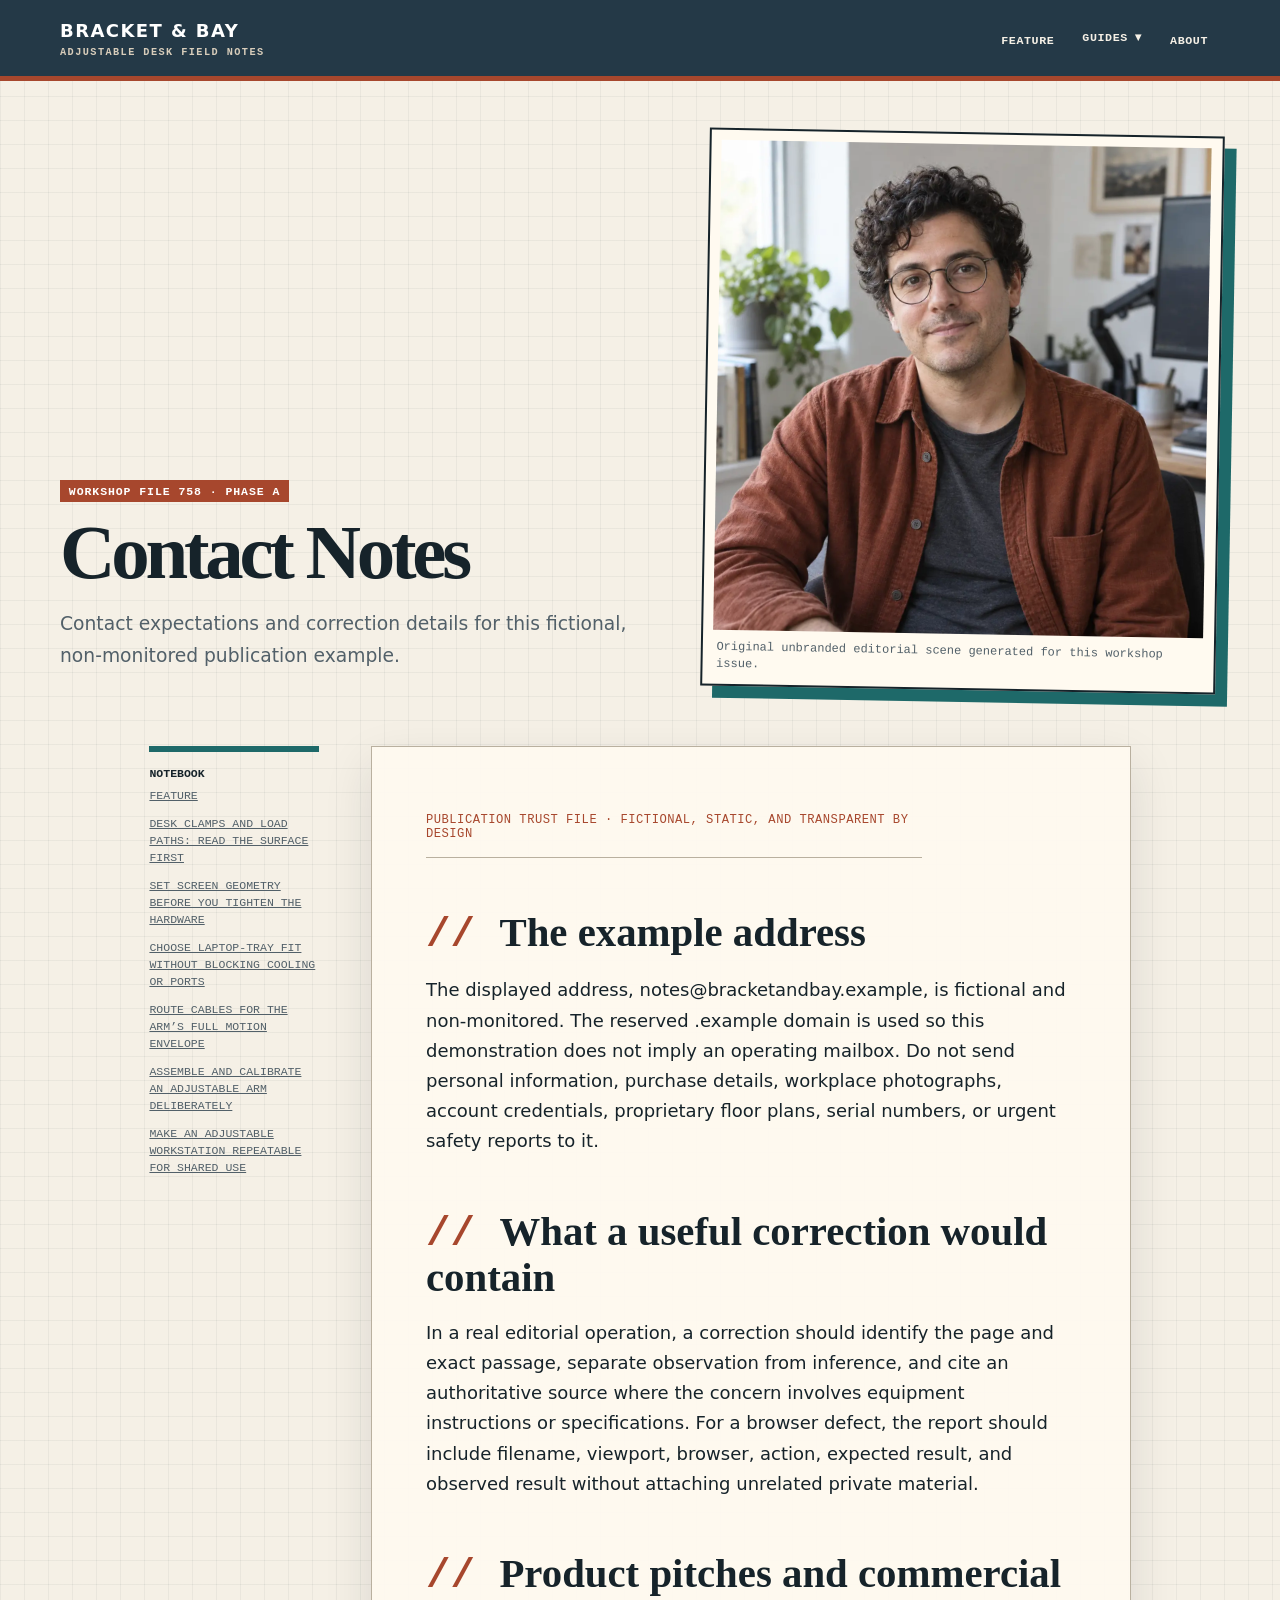
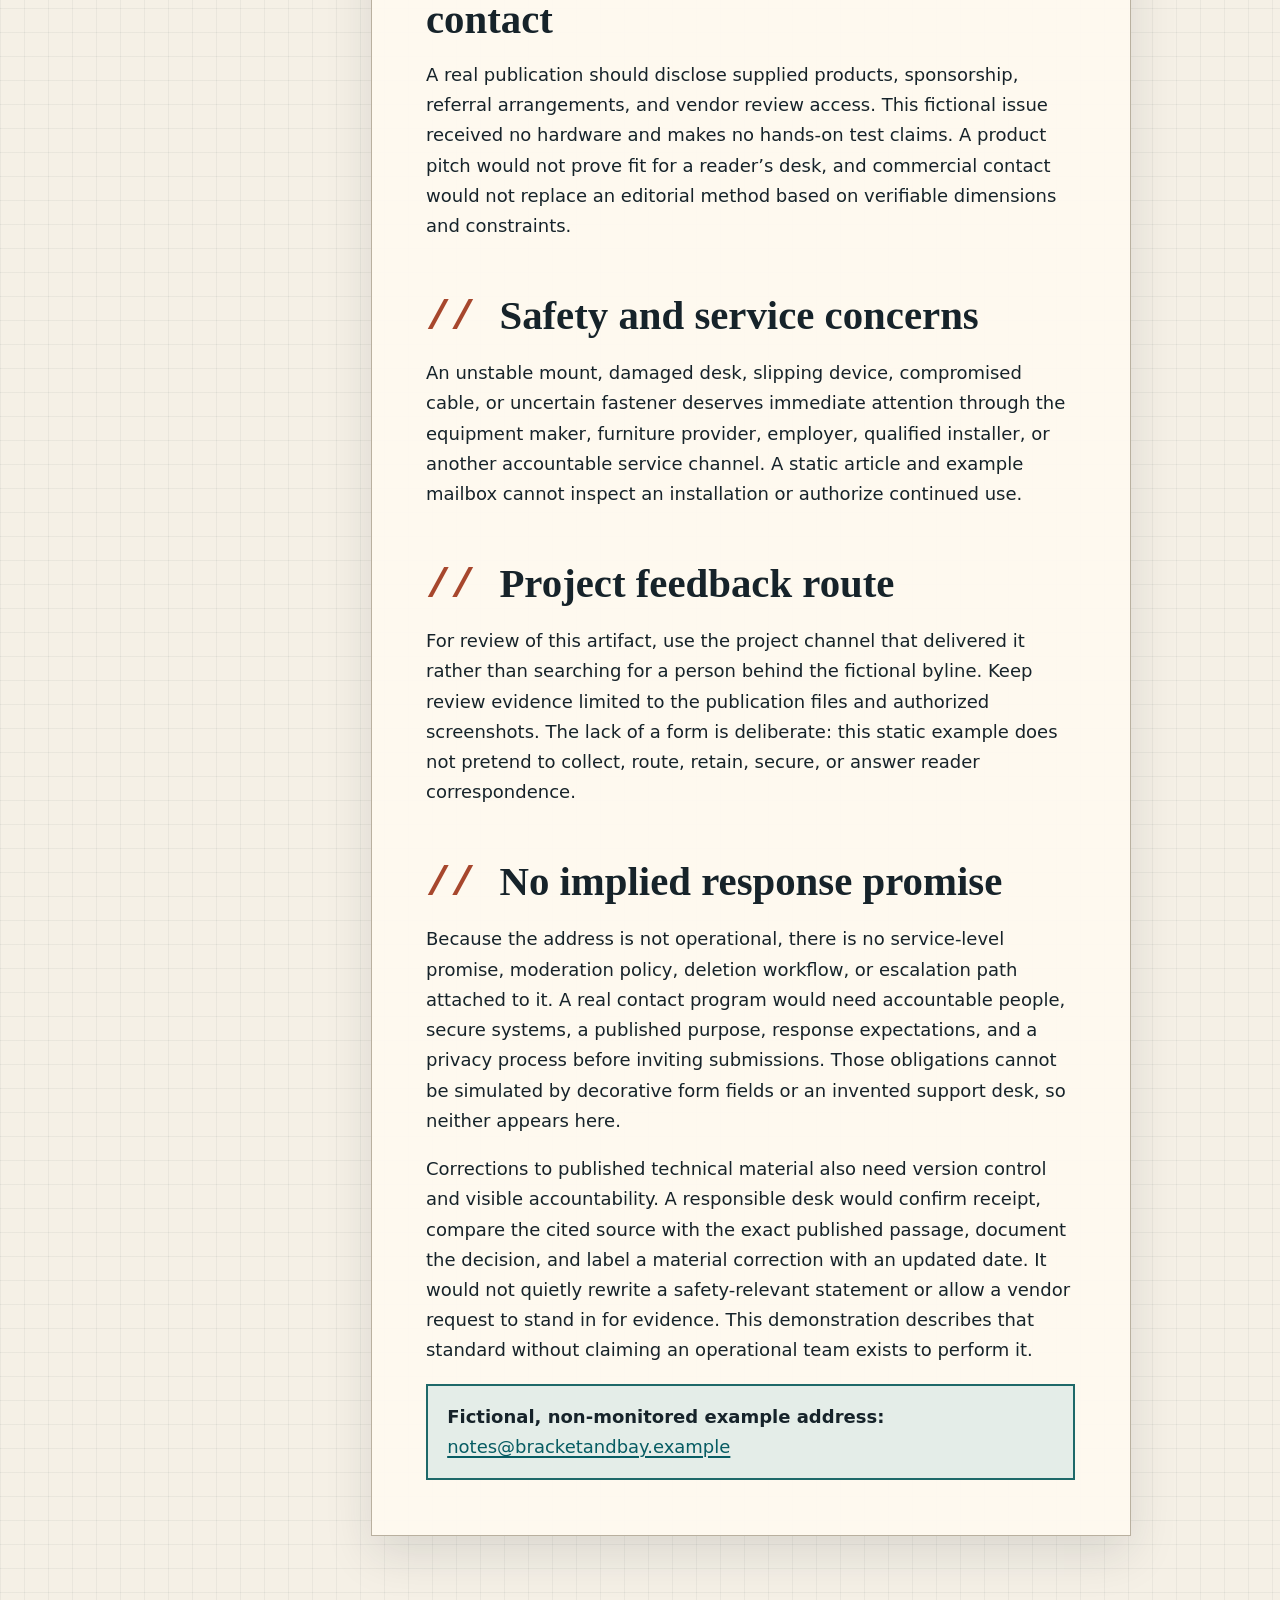
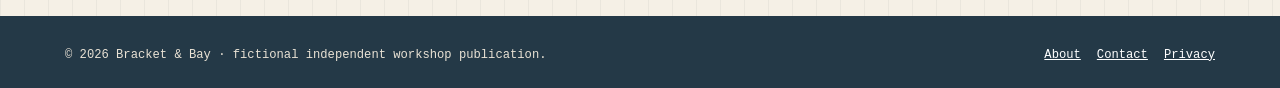
<file: contact.html>
<!doctype html><html lang="en"><head><meta charset="utf-8"><meta name="viewport" content="width=device-width,initial-scale=1"><title>Contact Notes | Bracket &amp; Bay</title><meta name="description" content="Contact expectations and correction details for this fictional, non-monitored publication example."><link rel="canonical" href="https://armaragex.github.io/lestallion-dual-monitor-laptop-tray-758/contact.html"><meta property="og:type" content="article"><meta property="og:title" content="Contact Notes"><meta property="og:description" content="Contact expectations and correction details for this fictional, non-monitored publication example."><meta property="og:url" content="https://armaragex.github.io/lestallion-dual-monitor-laptop-tray-758/contact.html"><meta property="og:image" content="https://armaragex.github.io/lestallion-dual-monitor-laptop-tray-758/rowan-vale-editor.webp"><script type="application/ld+json">{"@context":"https://schema.org","@type":"Article","headline":"Contact Notes","description":"Contact expectations and correction details for this fictional, non-monitored publication example.","datePublished":"2026-09-19","dateModified":"2026-09-19","author":{"@type":"Person","name":"Rowan Vale"},"publisher":{"@type":"Organization","name":"Bracket & Bay"},"mainEntityOfPage":"https://armaragex.github.io/lestallion-dual-monitor-laptop-tray-758/contact.html"}</script><link rel="stylesheet" href="style.css"><script defer src="site.js"></script></head><body><a class="skip" href="#content">Skip to article</a><header class="mast"><div class="mastin"><a class="brand" href="index.html">Bracket &amp; Bay<small>adjustable desk field notes</small></a><button class="navtoggle" aria-expanded="false" aria-controls="nav">Menu</button><nav class="nav" id="nav" aria-label="Primary"><ul><li><a href="index.html">Feature</a></li><li class="dropdown"><button class="dropbtn" aria-expanded="false">Guides ▾</button><ul class="dropmenu"><li><a href="desk-clamp-load-path.html">Desk Clamps and Load Paths: Read the Surface First</a></li><li><a href="screen-geometry-alignment.html">Set Screen Geometry Before You Tighten the Hardware</a></li><li><a href="laptop-tray-fit-cooling.html">Choose Laptop-Tray Fit Without Blocking Cooling or Ports</a></li><li><a href="cable-slack-movement.html">Route Cables for the Arm’s Full Motion Envelope</a></li><li><a href="assembly-tension-calibration.html">Assemble and Calibrate an Adjustable Arm Deliberately</a></li><li><a href="shared-desk-reset-maintenance.html">Make an Adjustable Workstation Repeatable for Shared Use</a></li></ul></li><li><a href="about.html">About</a></li></ul></nav></div></header><section class="hero"><div><span class="kicker">Workshop file 758 · Phase A</span><h1>Contact Notes</h1><p class="dek">Contact expectations and correction details for this fictional, non-monitored publication example.</p></div><figure><img class="" src="rowan-vale-editor.webp" width="1254" height="1254" alt="Fictional editor portrait for Bracket and Bay" decoding="async" loading="lazy"><figcaption>Original unbranded editorial scene generated for this workshop issue.</figcaption></figure></section><main class="layout" id="content"><aside class="indexrail"><strong>Notebook</strong><a href="index.html">Feature</a><a href="desk-clamp-load-path.html">Desk Clamps and Load Paths: Read the Surface First</a><a href="screen-geometry-alignment.html">Set Screen Geometry Before You Tighten the Hardware</a><a href="laptop-tray-fit-cooling.html">Choose Laptop-Tray Fit Without Blocking Cooling or Ports</a><a href="cable-slack-movement.html">Route Cables for the Arm’s Full Motion Envelope</a><a href="assembly-tension-calibration.html">Assemble and Calibrate an Adjustable Arm Deliberately</a><a href="shared-desk-reset-maintenance.html">Make an Adjustable Workstation Repeatable for Shared Use</a></aside><article class="article"><p class="byline">Publication trust file · fictional, static, and transparent by design</p><section><h2>The example address</h2><p>The displayed address, notes@bracketandbay.example, is fictional and non-monitored. The reserved .example domain is used so this demonstration does not imply an operating mailbox. Do not send personal information, purchase details, workplace photographs, account credentials, proprietary floor plans, serial numbers, or urgent safety reports to it.</p></section><section><h2>What a useful correction would contain</h2><p>In a real editorial operation, a correction should identify the page and exact passage, separate observation from inference, and cite an authoritative source where the concern involves equipment instructions or specifications. For a browser defect, the report should include filename, viewport, browser, action, expected result, and observed result without attaching unrelated private material.</p></section><section><h2>Product pitches and commercial contact</h2><p>A real publication should disclose supplied products, sponsorship, referral arrangements, and vendor review access. This fictional issue received no hardware and makes no hands-on test claims. A product pitch would not prove fit for a reader’s desk, and commercial contact would not replace an editorial method based on verifiable dimensions and constraints.</p></section><section><h2>Safety and service concerns</h2><p>An unstable mount, damaged desk, slipping device, compromised cable, or uncertain fastener deserves immediate attention through the equipment maker, furniture provider, employer, qualified installer, or another accountable service channel. A static article and example mailbox cannot inspect an installation or authorize continued use.</p></section><section><h2>Project feedback route</h2><p>For review of this artifact, use the project channel that delivered it rather than searching for a person behind the fictional byline. Keep review evidence limited to the publication files and authorized screenshots. The lack of a form is deliberate: this static example does not pretend to collect, route, retain, secure, or answer reader correspondence.</p></section><section><h2>No implied response promise</h2><p>Because the address is not operational, there is no service-level promise, moderation policy, deletion workflow, or escalation path attached to it. A real contact program would need accountable people, secure systems, a published purpose, response expectations, and a privacy process before inviting submissions. Those obligations cannot be simulated by decorative form fields or an invented support desk, so neither appears here.</p><p>Corrections to published technical material also need version control and visible accountability. A responsible desk would confirm receipt, compare the cited source with the exact published passage, document the decision, and label a material correction with an updated date. It would not quietly rewrite a safety-relevant statement or allow a vendor request to stand in for evidence. This demonstration describes that standard without claiming an operational team exists to perform it.</p></section><div class="check"><strong>Fictional, non-monitored example address:</strong><br><a href="mailto:notes@bracketandbay.example">notes@bracketandbay.example</a></div></article></main><footer class="foot"><span>© 2026 Bracket &amp; Bay · fictional independent workshop publication.</span><nav><a href="about.html">About</a><a href="contact.html">Contact</a><a href="privacy.html">Privacy</a></nav></footer></body></html>
</file>
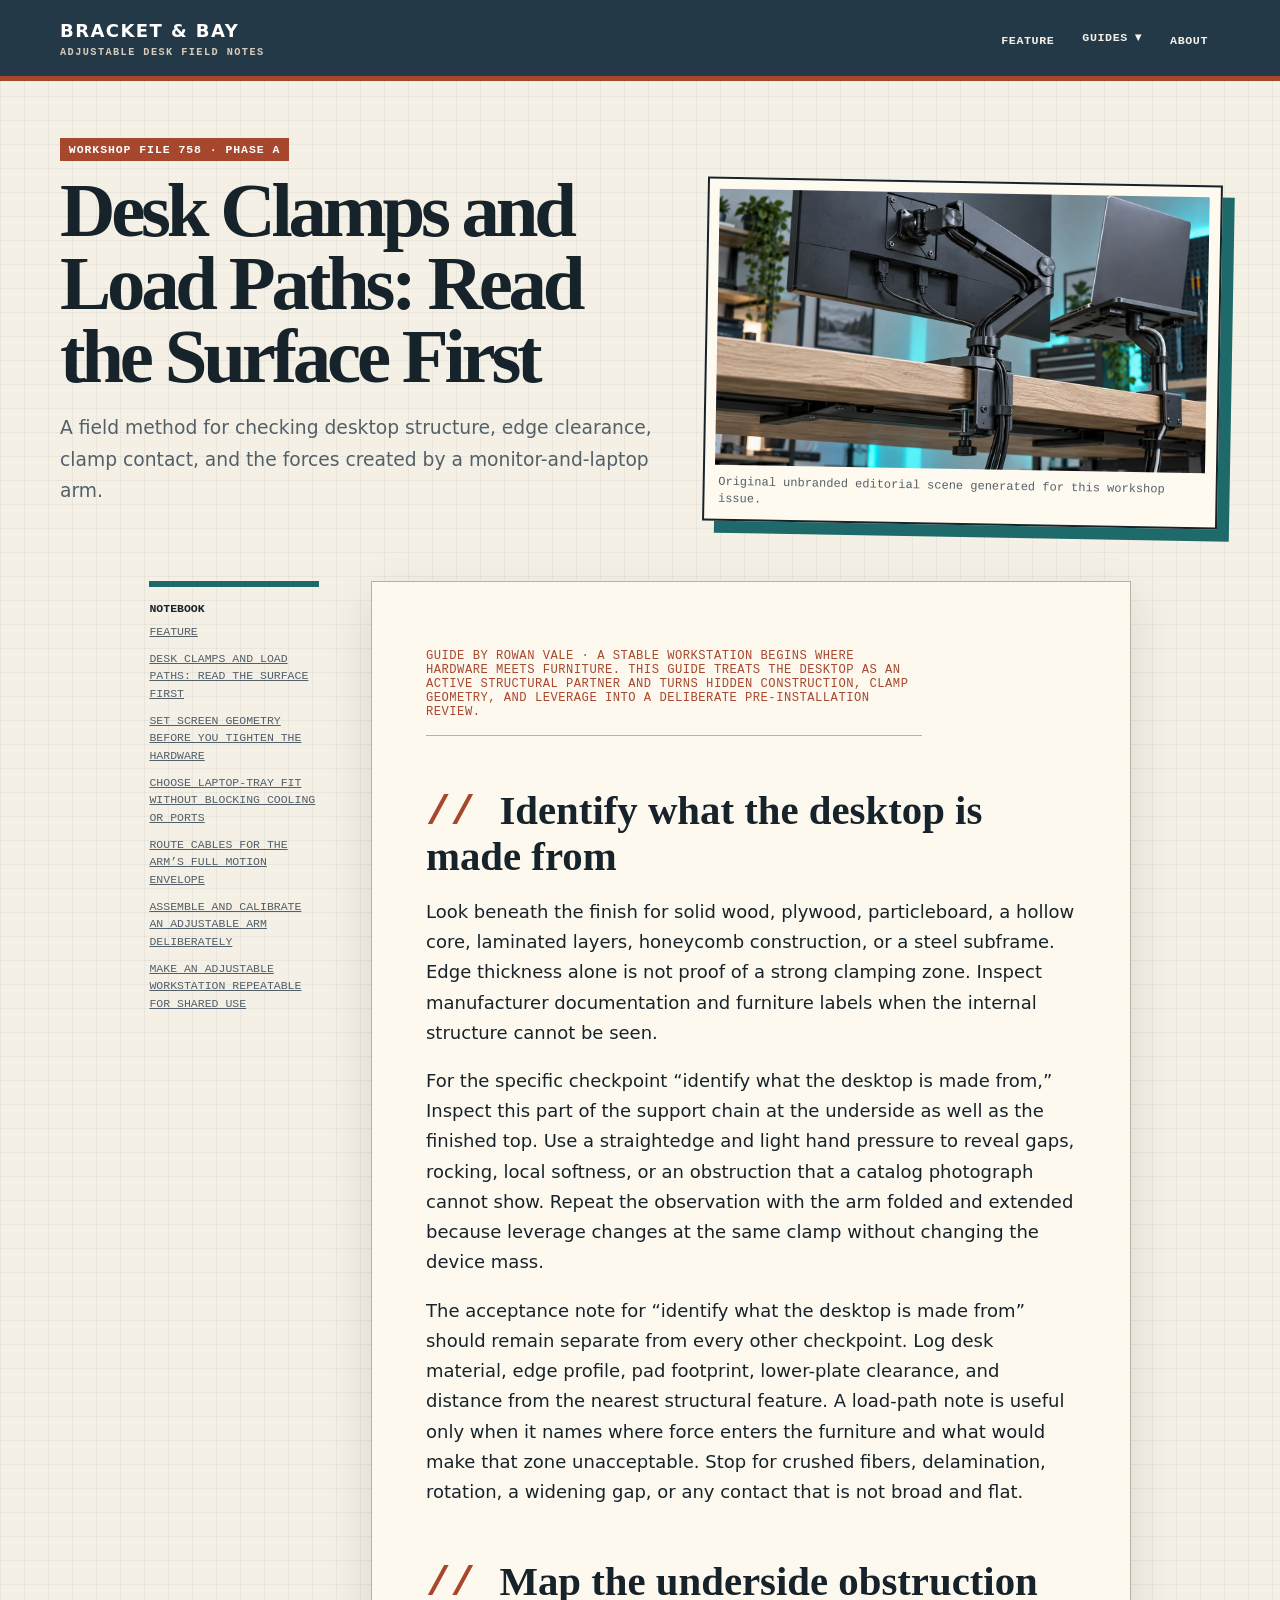
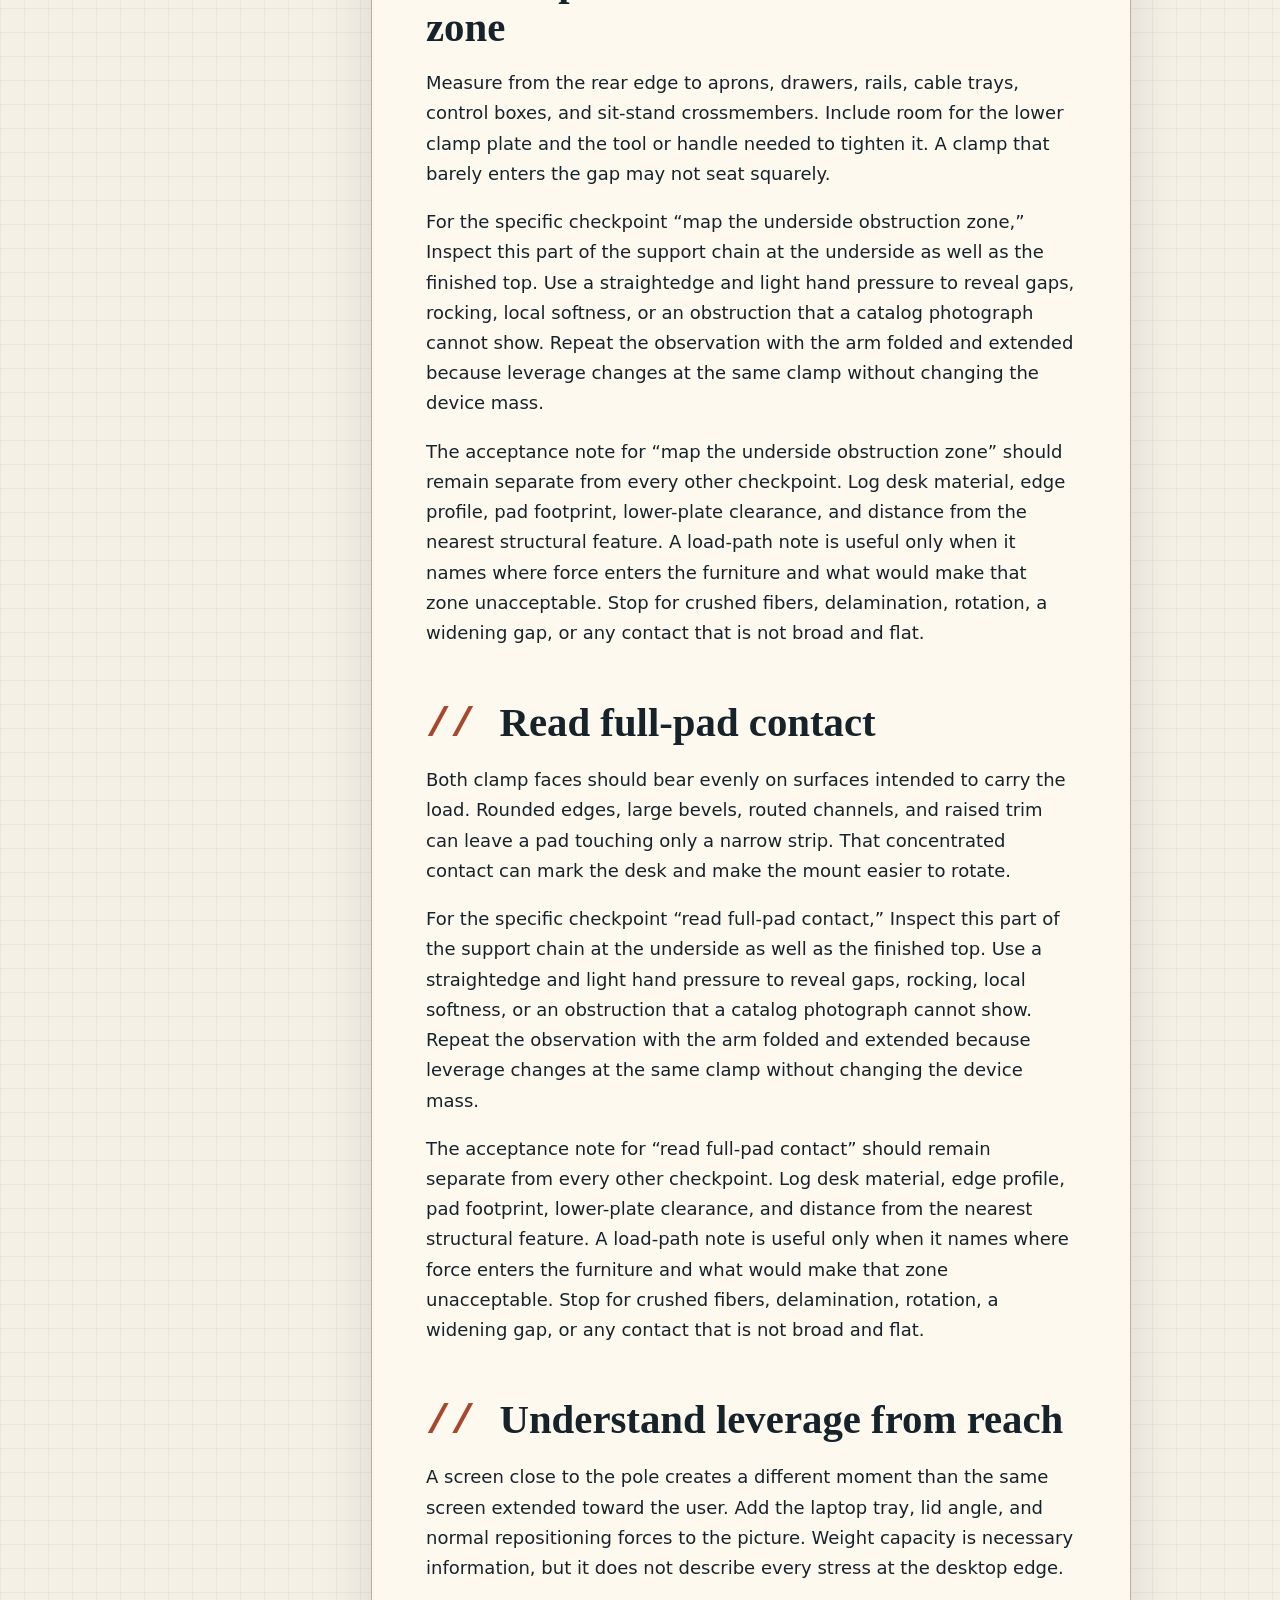
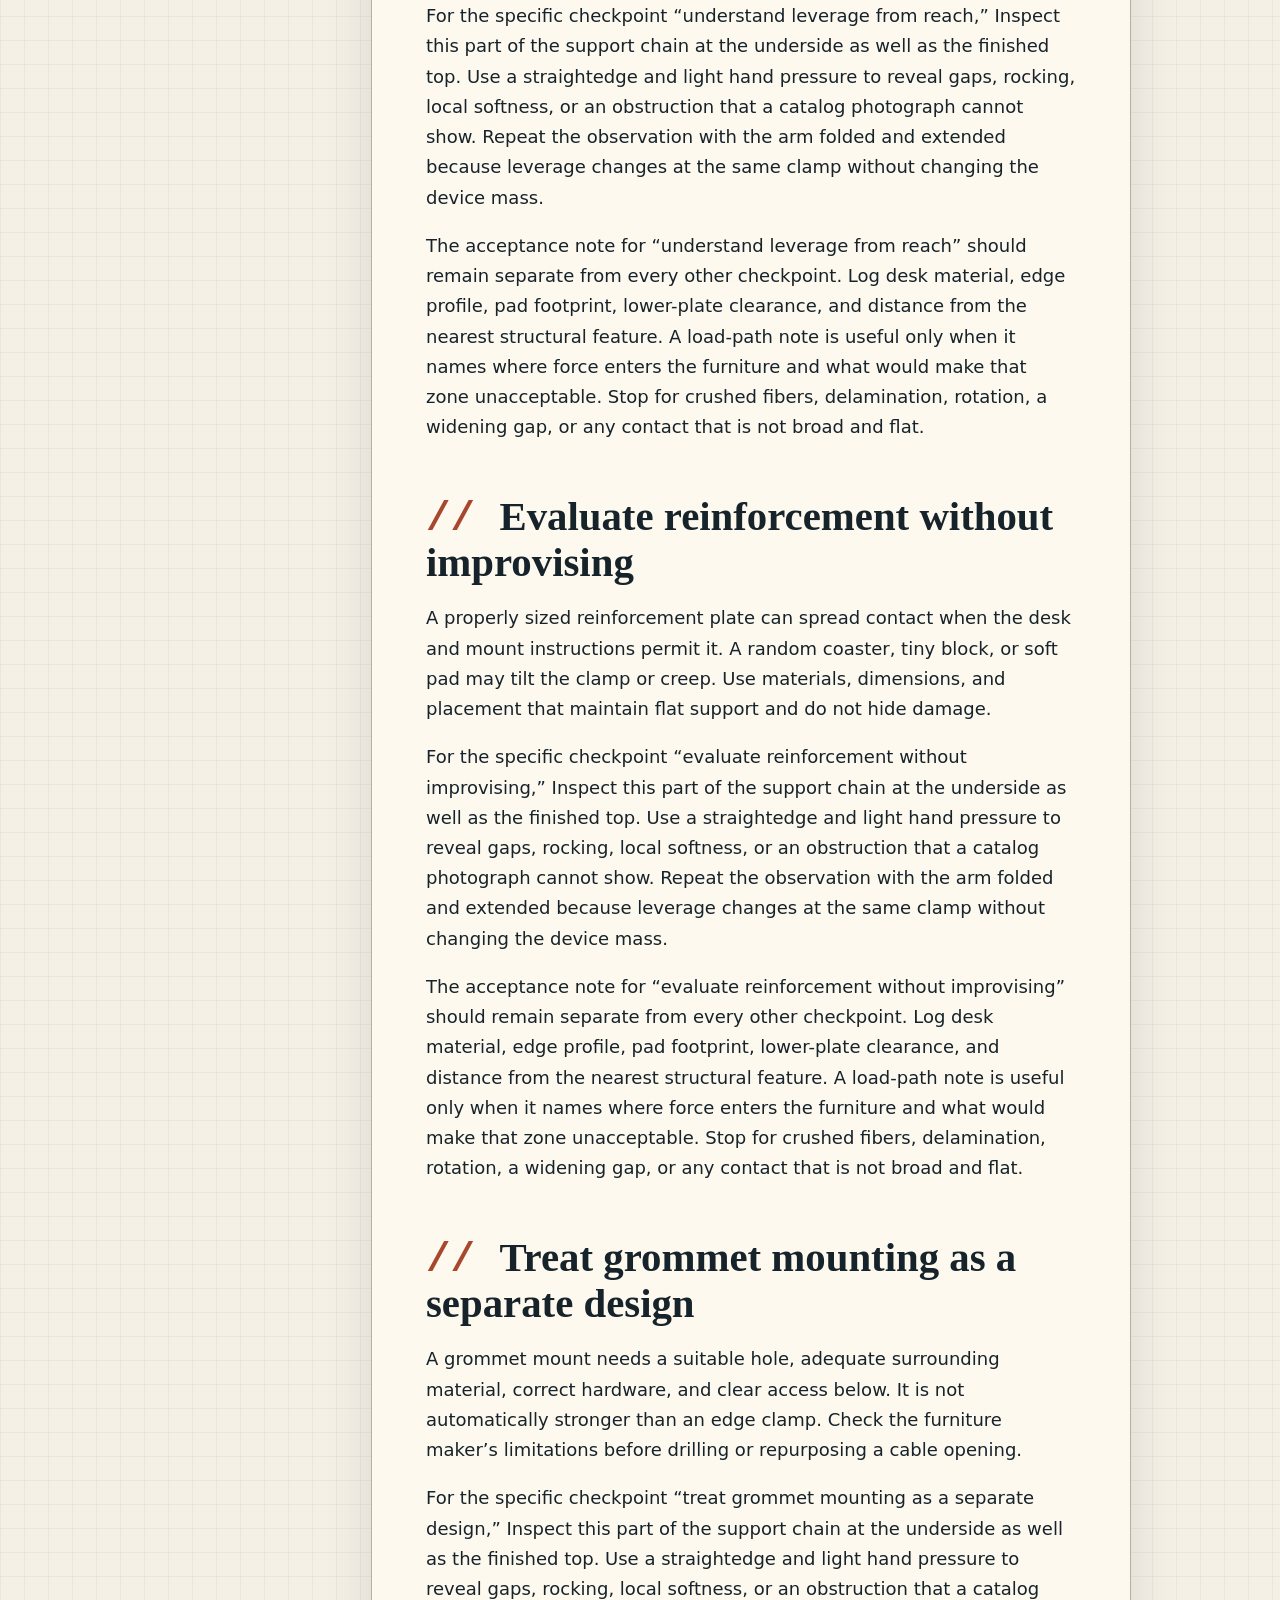
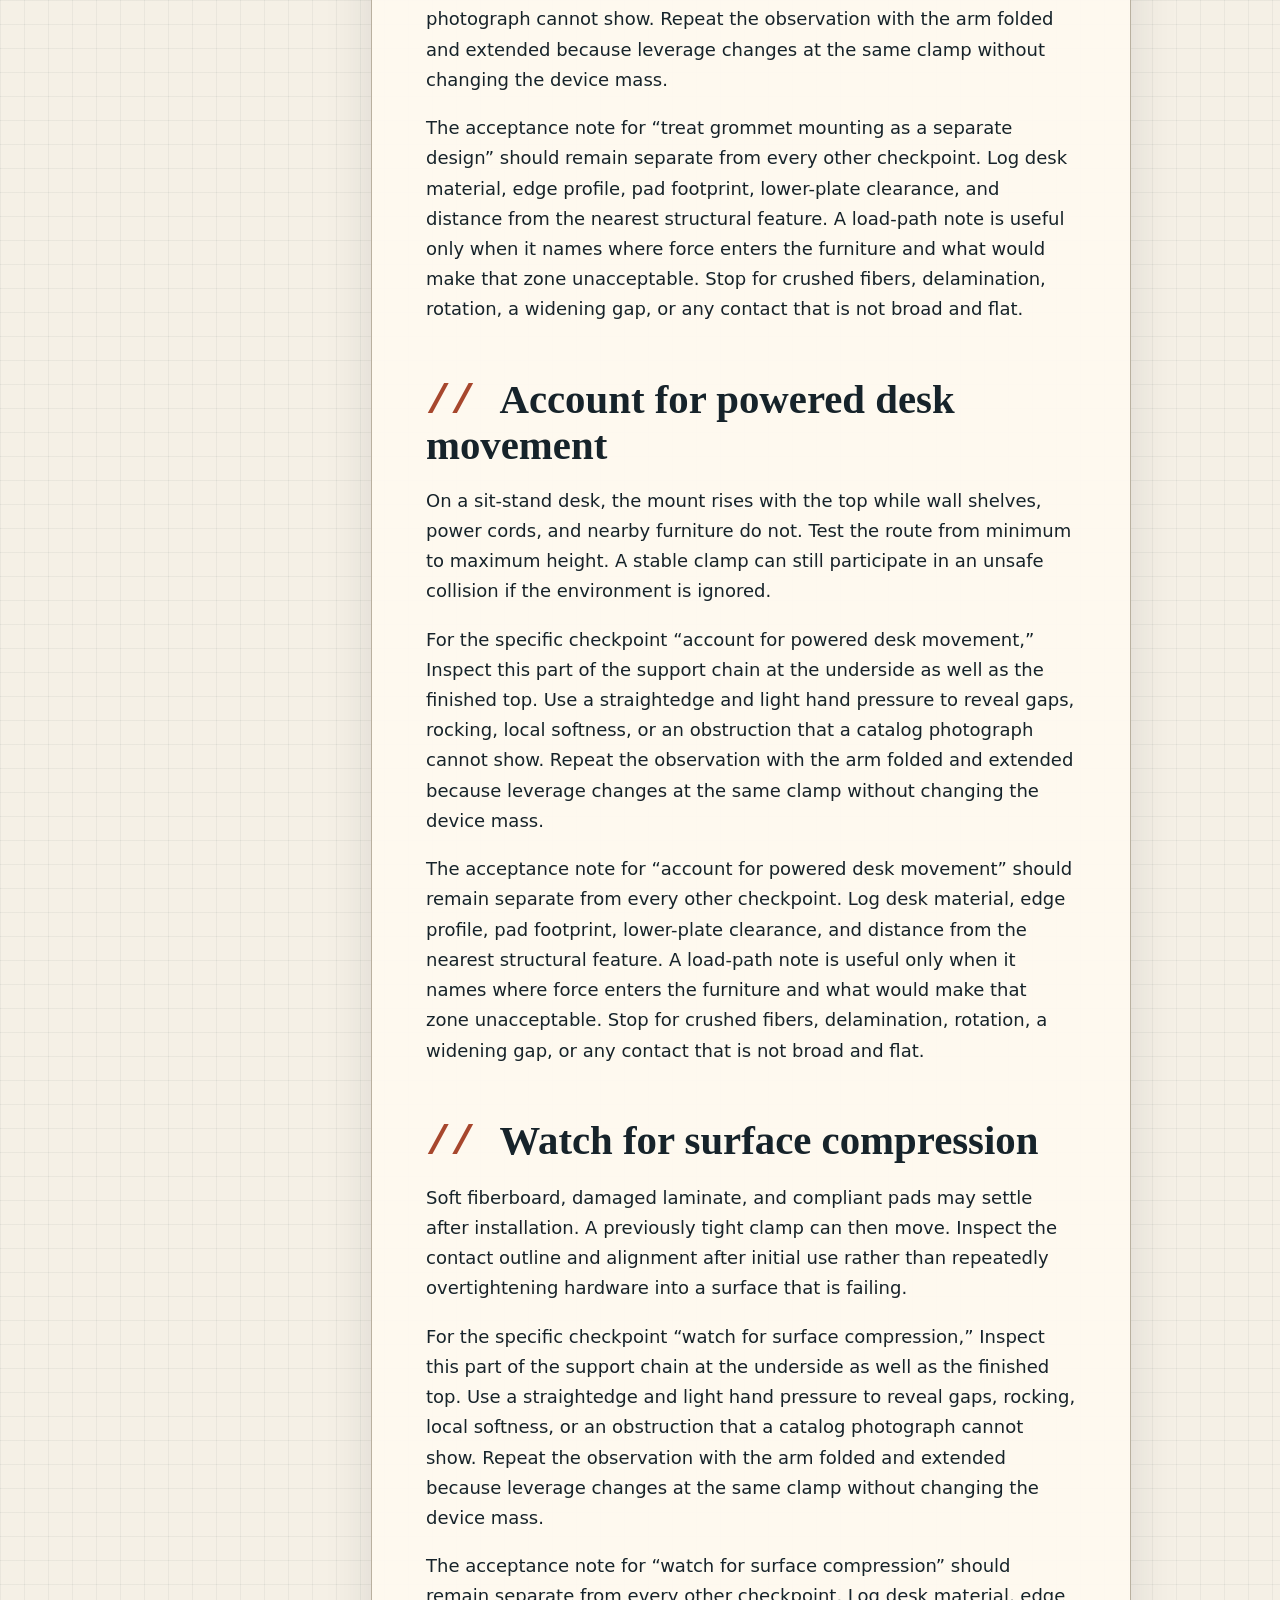
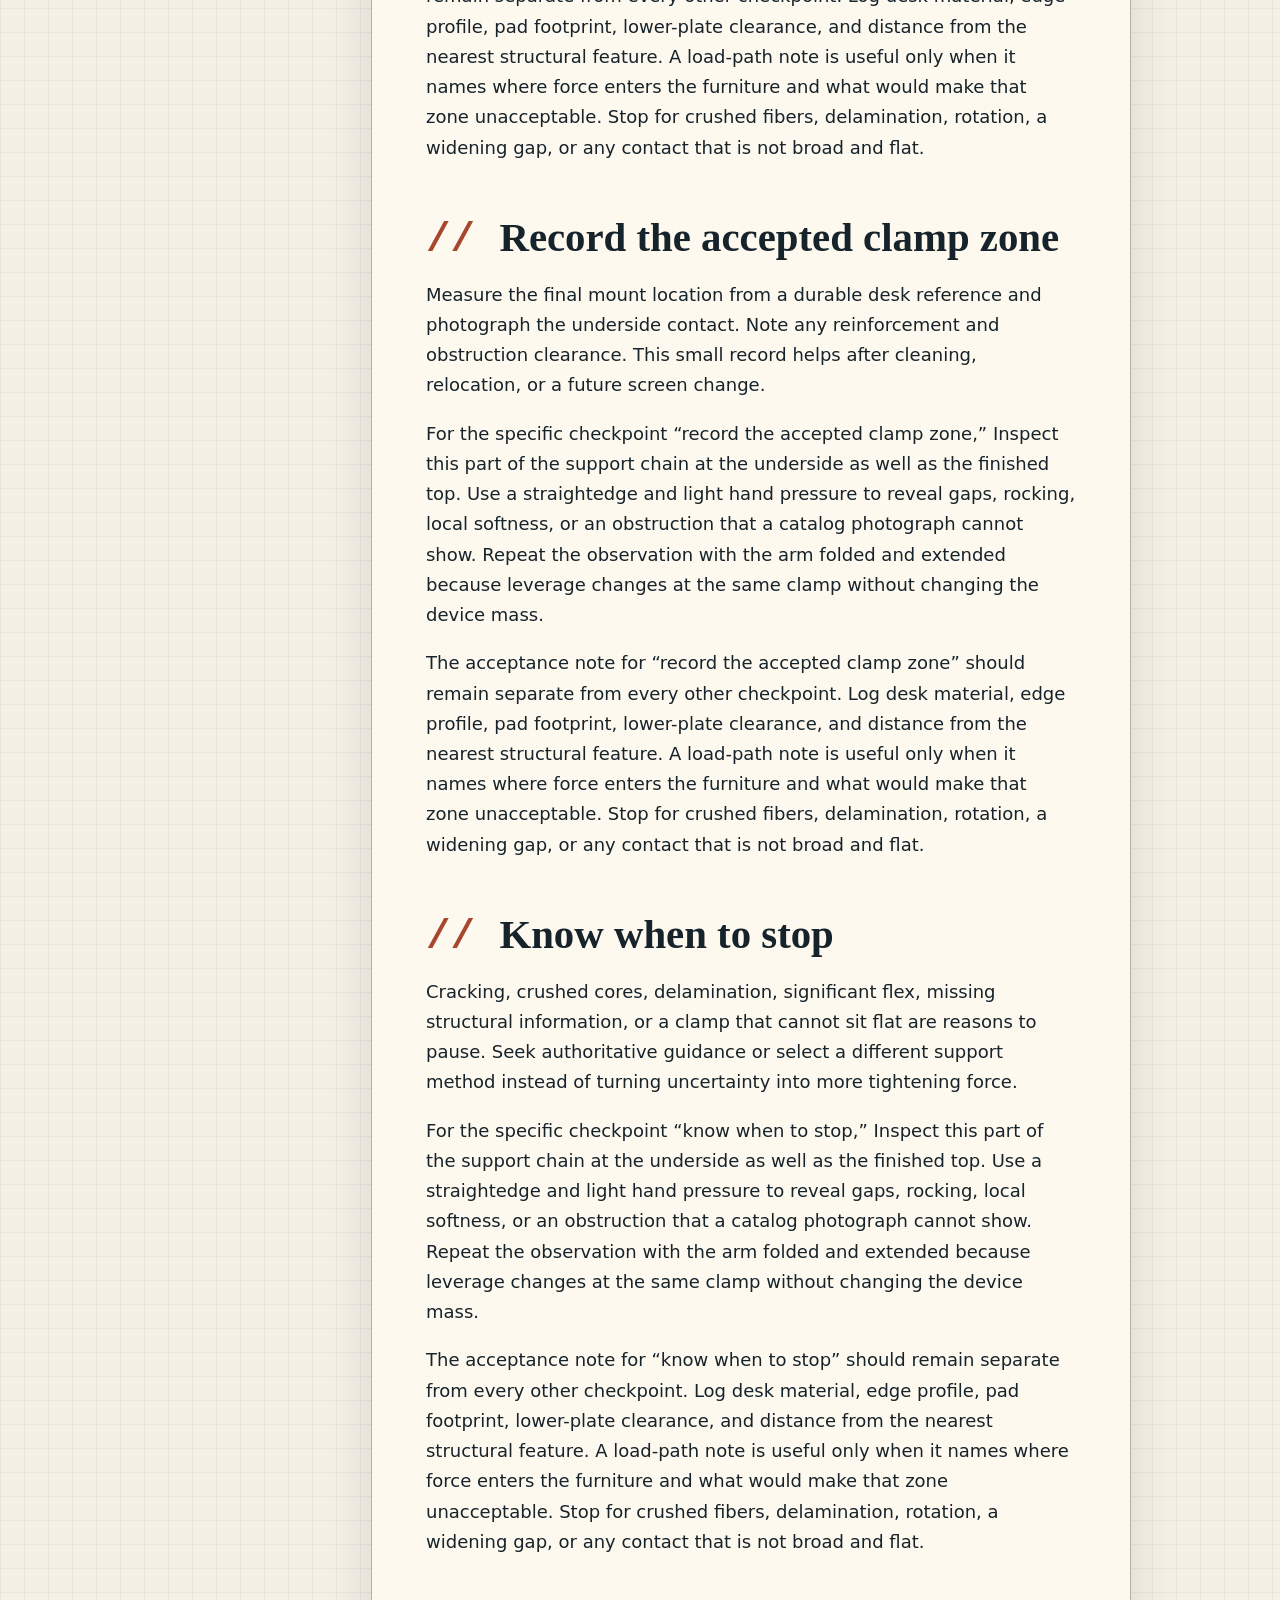
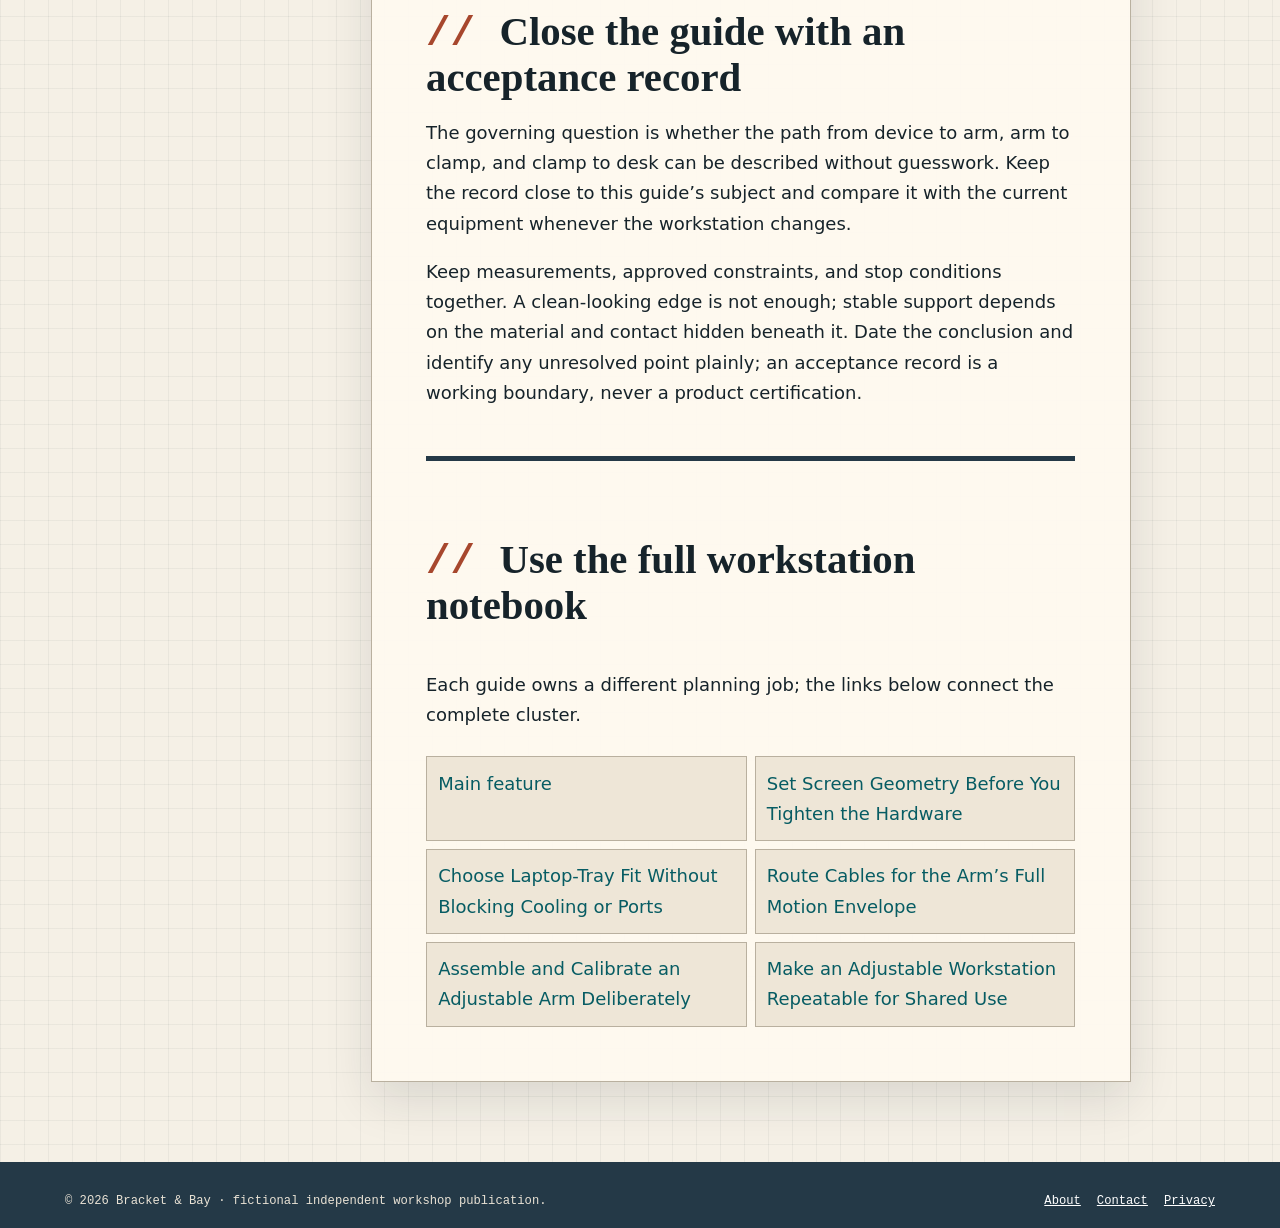
<file: desk-clamp-load-path.html>
<!doctype html><html lang="en"><head><meta charset="utf-8"><meta name="viewport" content="width=device-width,initial-scale=1"><title>Desk Clamps and Load Paths: Read the Surface First | Bracket &amp; Bay</title><meta name="description" content="A field method for checking desktop structure, edge clearance, clamp contact, and the forces created by a monitor-and-laptop arm."><link rel="canonical" href="https://armaragex.github.io/lestallion-dual-monitor-laptop-tray-758/desk-clamp-load-path.html"><meta property="og:type" content="article"><meta property="og:title" content="Desk Clamps and Load Paths: Read the Surface First"><meta property="og:description" content="A field method for checking desktop structure, edge clearance, clamp contact, and the forces created by a monitor-and-laptop arm."><meta property="og:url" content="https://armaragex.github.io/lestallion-dual-monitor-laptop-tray-758/desk-clamp-load-path.html"><meta property="og:image" content="https://armaragex.github.io/lestallion-dual-monitor-laptop-tray-758/desk-clamp-load-path.webp"><script type="application/ld+json">{"@context":"https://schema.org","@type":"Article","headline":"Desk Clamps and Load Paths: Read the Surface First","description":"A field method for checking desktop structure, edge clearance, clamp contact, and the forces created by a monitor-and-laptop arm.","datePublished":"2026-09-19","dateModified":"2026-09-19","author":{"@type":"Person","name":"Rowan Vale"},"publisher":{"@type":"Organization","name":"Bracket & Bay"},"mainEntityOfPage":"https://armaragex.github.io/lestallion-dual-monitor-laptop-tray-758/desk-clamp-load-path.html"}</script><link rel="stylesheet" href="style.css"><script defer src="site.js"></script></head><body><a class="skip" href="#content">Skip to article</a><header class="mast"><div class="mastin"><a class="brand" href="index.html">Bracket &amp; Bay<small>adjustable desk field notes</small></a><button class="navtoggle" aria-expanded="false" aria-controls="nav">Menu</button><nav class="nav" id="nav" aria-label="Primary"><ul><li><a href="index.html">Feature</a></li><li class="dropdown"><button class="dropbtn" aria-expanded="false">Guides ▾</button><ul class="dropmenu"><li><a href="desk-clamp-load-path.html">Desk Clamps and Load Paths: Read the Surface First</a></li><li><a href="screen-geometry-alignment.html">Set Screen Geometry Before You Tighten the Hardware</a></li><li><a href="laptop-tray-fit-cooling.html">Choose Laptop-Tray Fit Without Blocking Cooling or Ports</a></li><li><a href="cable-slack-movement.html">Route Cables for the Arm’s Full Motion Envelope</a></li><li><a href="assembly-tension-calibration.html">Assemble and Calibrate an Adjustable Arm Deliberately</a></li><li><a href="shared-desk-reset-maintenance.html">Make an Adjustable Workstation Repeatable for Shared Use</a></li></ul></li><li><a href="about.html">About</a></li></ul></nav></div></header><section class="hero"><div><span class="kicker">Workshop file 758 · Phase A</span><h1>Desk Clamps and Load Paths: Read the Surface First</h1><p class="dek">A field method for checking desktop structure, edge clearance, clamp contact, and the forces created by a monitor-and-laptop arm.</p></div><figure><img class="" src="desk-clamp-load-path.webp" width="1400" height="788" alt="Rear view of a generic desk clamp and adjustable screen hardware" decoding="async" loading="lazy"><figcaption>Original unbranded editorial scene generated for this workshop issue.</figcaption></figure></section><main class="layout" id="content"><aside class="indexrail"><strong>Notebook</strong><a href="index.html">Feature</a><a href="desk-clamp-load-path.html">Desk Clamps and Load Paths: Read the Surface First</a><a href="screen-geometry-alignment.html">Set Screen Geometry Before You Tighten the Hardware</a><a href="laptop-tray-fit-cooling.html">Choose Laptop-Tray Fit Without Blocking Cooling or Ports</a><a href="cable-slack-movement.html">Route Cables for the Arm’s Full Motion Envelope</a><a href="assembly-tension-calibration.html">Assemble and Calibrate an Adjustable Arm Deliberately</a><a href="shared-desk-reset-maintenance.html">Make an Adjustable Workstation Repeatable for Shared Use</a></aside><article class="article"><p class="byline">Guide by Rowan Vale · A stable workstation begins where hardware meets furniture. This guide treats the desktop as an active structural partner and turns hidden construction, clamp geometry, and leverage into a deliberate pre-installation review.</p><section><h2>Identify what the desktop is made from</h2><p>Look beneath the finish for solid wood, plywood, particleboard, a hollow core, laminated layers, honeycomb construction, or a steel subframe. Edge thickness alone is not proof of a strong clamping zone. Inspect manufacturer documentation and furniture labels when the internal structure cannot be seen.</p><p>For the specific checkpoint “identify what the desktop is made from,” Inspect this part of the support chain at the underside as well as the finished top. Use a straightedge and light hand pressure to reveal gaps, rocking, local softness, or an obstruction that a catalog photograph cannot show. Repeat the observation with the arm folded and extended because leverage changes at the same clamp without changing the device mass.</p><p>The acceptance note for “identify what the desktop is made from” should remain separate from every other checkpoint. Log desk material, edge profile, pad footprint, lower-plate clearance, and distance from the nearest structural feature. A load-path note is useful only when it names where force enters the furniture and what would make that zone unacceptable. Stop for crushed fibers, delamination, rotation, a widening gap, or any contact that is not broad and flat.</p></section><section><h2>Map the underside obstruction zone</h2><p>Measure from the rear edge to aprons, drawers, rails, cable trays, control boxes, and sit-stand crossmembers. Include room for the lower clamp plate and the tool or handle needed to tighten it. A clamp that barely enters the gap may not seat squarely.</p><p>For the specific checkpoint “map the underside obstruction zone,” Inspect this part of the support chain at the underside as well as the finished top. Use a straightedge and light hand pressure to reveal gaps, rocking, local softness, or an obstruction that a catalog photograph cannot show. Repeat the observation with the arm folded and extended because leverage changes at the same clamp without changing the device mass.</p><p>The acceptance note for “map the underside obstruction zone” should remain separate from every other checkpoint. Log desk material, edge profile, pad footprint, lower-plate clearance, and distance from the nearest structural feature. A load-path note is useful only when it names where force enters the furniture and what would make that zone unacceptable. Stop for crushed fibers, delamination, rotation, a widening gap, or any contact that is not broad and flat.</p></section><section><h2>Read full-pad contact</h2><p>Both clamp faces should bear evenly on surfaces intended to carry the load. Rounded edges, large bevels, routed channels, and raised trim can leave a pad touching only a narrow strip. That concentrated contact can mark the desk and make the mount easier to rotate.</p><p>For the specific checkpoint “read full-pad contact,” Inspect this part of the support chain at the underside as well as the finished top. Use a straightedge and light hand pressure to reveal gaps, rocking, local softness, or an obstruction that a catalog photograph cannot show. Repeat the observation with the arm folded and extended because leverage changes at the same clamp without changing the device mass.</p><p>The acceptance note for “read full-pad contact” should remain separate from every other checkpoint. Log desk material, edge profile, pad footprint, lower-plate clearance, and distance from the nearest structural feature. A load-path note is useful only when it names where force enters the furniture and what would make that zone unacceptable. Stop for crushed fibers, delamination, rotation, a widening gap, or any contact that is not broad and flat.</p></section><section><h2>Understand leverage from reach</h2><p>A screen close to the pole creates a different moment than the same screen extended toward the user. Add the laptop tray, lid angle, and normal repositioning forces to the picture. Weight capacity is necessary information, but it does not describe every stress at the desktop edge.</p><p>For the specific checkpoint “understand leverage from reach,” Inspect this part of the support chain at the underside as well as the finished top. Use a straightedge and light hand pressure to reveal gaps, rocking, local softness, or an obstruction that a catalog photograph cannot show. Repeat the observation with the arm folded and extended because leverage changes at the same clamp without changing the device mass.</p><p>The acceptance note for “understand leverage from reach” should remain separate from every other checkpoint. Log desk material, edge profile, pad footprint, lower-plate clearance, and distance from the nearest structural feature. A load-path note is useful only when it names where force enters the furniture and what would make that zone unacceptable. Stop for crushed fibers, delamination, rotation, a widening gap, or any contact that is not broad and flat.</p></section><section><h2>Evaluate reinforcement without improvising</h2><p>A properly sized reinforcement plate can spread contact when the desk and mount instructions permit it. A random coaster, tiny block, or soft pad may tilt the clamp or creep. Use materials, dimensions, and placement that maintain flat support and do not hide damage.</p><p>For the specific checkpoint “evaluate reinforcement without improvising,” Inspect this part of the support chain at the underside as well as the finished top. Use a straightedge and light hand pressure to reveal gaps, rocking, local softness, or an obstruction that a catalog photograph cannot show. Repeat the observation with the arm folded and extended because leverage changes at the same clamp without changing the device mass.</p><p>The acceptance note for “evaluate reinforcement without improvising” should remain separate from every other checkpoint. Log desk material, edge profile, pad footprint, lower-plate clearance, and distance from the nearest structural feature. A load-path note is useful only when it names where force enters the furniture and what would make that zone unacceptable. Stop for crushed fibers, delamination, rotation, a widening gap, or any contact that is not broad and flat.</p></section><section><h2>Treat grommet mounting as a separate design</h2><p>A grommet mount needs a suitable hole, adequate surrounding material, correct hardware, and clear access below. It is not automatically stronger than an edge clamp. Check the furniture maker’s limitations before drilling or repurposing a cable opening.</p><p>For the specific checkpoint “treat grommet mounting as a separate design,” Inspect this part of the support chain at the underside as well as the finished top. Use a straightedge and light hand pressure to reveal gaps, rocking, local softness, or an obstruction that a catalog photograph cannot show. Repeat the observation with the arm folded and extended because leverage changes at the same clamp without changing the device mass.</p><p>The acceptance note for “treat grommet mounting as a separate design” should remain separate from every other checkpoint. Log desk material, edge profile, pad footprint, lower-plate clearance, and distance from the nearest structural feature. A load-path note is useful only when it names where force enters the furniture and what would make that zone unacceptable. Stop for crushed fibers, delamination, rotation, a widening gap, or any contact that is not broad and flat.</p></section><section><h2>Account for powered desk movement</h2><p>On a sit-stand desk, the mount rises with the top while wall shelves, power cords, and nearby furniture do not. Test the route from minimum to maximum height. A stable clamp can still participate in an unsafe collision if the environment is ignored.</p><p>For the specific checkpoint “account for powered desk movement,” Inspect this part of the support chain at the underside as well as the finished top. Use a straightedge and light hand pressure to reveal gaps, rocking, local softness, or an obstruction that a catalog photograph cannot show. Repeat the observation with the arm folded and extended because leverage changes at the same clamp without changing the device mass.</p><p>The acceptance note for “account for powered desk movement” should remain separate from every other checkpoint. Log desk material, edge profile, pad footprint, lower-plate clearance, and distance from the nearest structural feature. A load-path note is useful only when it names where force enters the furniture and what would make that zone unacceptable. Stop for crushed fibers, delamination, rotation, a widening gap, or any contact that is not broad and flat.</p></section><section><h2>Watch for surface compression</h2><p>Soft fiberboard, damaged laminate, and compliant pads may settle after installation. A previously tight clamp can then move. Inspect the contact outline and alignment after initial use rather than repeatedly overtightening hardware into a surface that is failing.</p><p>For the specific checkpoint “watch for surface compression,” Inspect this part of the support chain at the underside as well as the finished top. Use a straightedge and light hand pressure to reveal gaps, rocking, local softness, or an obstruction that a catalog photograph cannot show. Repeat the observation with the arm folded and extended because leverage changes at the same clamp without changing the device mass.</p><p>The acceptance note for “watch for surface compression” should remain separate from every other checkpoint. Log desk material, edge profile, pad footprint, lower-plate clearance, and distance from the nearest structural feature. A load-path note is useful only when it names where force enters the furniture and what would make that zone unacceptable. Stop for crushed fibers, delamination, rotation, a widening gap, or any contact that is not broad and flat.</p></section><section><h2>Record the accepted clamp zone</h2><p>Measure the final mount location from a durable desk reference and photograph the underside contact. Note any reinforcement and obstruction clearance. This small record helps after cleaning, relocation, or a future screen change.</p><p>For the specific checkpoint “record the accepted clamp zone,” Inspect this part of the support chain at the underside as well as the finished top. Use a straightedge and light hand pressure to reveal gaps, rocking, local softness, or an obstruction that a catalog photograph cannot show. Repeat the observation with the arm folded and extended because leverage changes at the same clamp without changing the device mass.</p><p>The acceptance note for “record the accepted clamp zone” should remain separate from every other checkpoint. Log desk material, edge profile, pad footprint, lower-plate clearance, and distance from the nearest structural feature. A load-path note is useful only when it names where force enters the furniture and what would make that zone unacceptable. Stop for crushed fibers, delamination, rotation, a widening gap, or any contact that is not broad and flat.</p></section><section><h2>Know when to stop</h2><p>Cracking, crushed cores, delamination, significant flex, missing structural information, or a clamp that cannot sit flat are reasons to pause. Seek authoritative guidance or select a different support method instead of turning uncertainty into more tightening force.</p><p>For the specific checkpoint “know when to stop,” Inspect this part of the support chain at the underside as well as the finished top. Use a straightedge and light hand pressure to reveal gaps, rocking, local softness, or an obstruction that a catalog photograph cannot show. Repeat the observation with the arm folded and extended because leverage changes at the same clamp without changing the device mass.</p><p>The acceptance note for “know when to stop” should remain separate from every other checkpoint. Log desk material, edge profile, pad footprint, lower-plate clearance, and distance from the nearest structural feature. A load-path note is useful only when it names where force enters the furniture and what would make that zone unacceptable. Stop for crushed fibers, delamination, rotation, a widening gap, or any contact that is not broad and flat.</p></section><section><h2>Close the guide with an acceptance record</h2><p>The governing question is whether the path from device to arm, arm to clamp, and clamp to desk can be described without guesswork. Keep the record close to this guide’s subject and compare it with the current equipment whenever the workstation changes.</p><p>Keep measurements, approved constraints, and stop conditions together. A clean-looking edge is not enough; stable support depends on the material and contact hidden beneath it. Date the conclusion and identify any unresolved point plainly; an acceptance record is a working boundary, never a product certification.</p></section><aside class="guidegrid"><h2>Use the full workstation notebook</h2><p>Each guide owns a different planning job; the links below connect the complete cluster.</p><a href="index.html">Main feature</a><a href="screen-geometry-alignment.html">Set Screen Geometry Before You Tighten the Hardware</a><a href="laptop-tray-fit-cooling.html">Choose Laptop-Tray Fit Without Blocking Cooling or Ports</a><a href="cable-slack-movement.html">Route Cables for the Arm’s Full Motion Envelope</a><a href="assembly-tension-calibration.html">Assemble and Calibrate an Adjustable Arm Deliberately</a><a href="shared-desk-reset-maintenance.html">Make an Adjustable Workstation Repeatable for Shared Use</a></aside></article></main><footer class="foot"><span>© 2026 Bracket &amp; Bay · fictional independent workshop publication.</span><nav><a href="about.html">About</a><a href="contact.html">Contact</a><a href="privacy.html">Privacy</a></nav></footer></body></html>
</file>
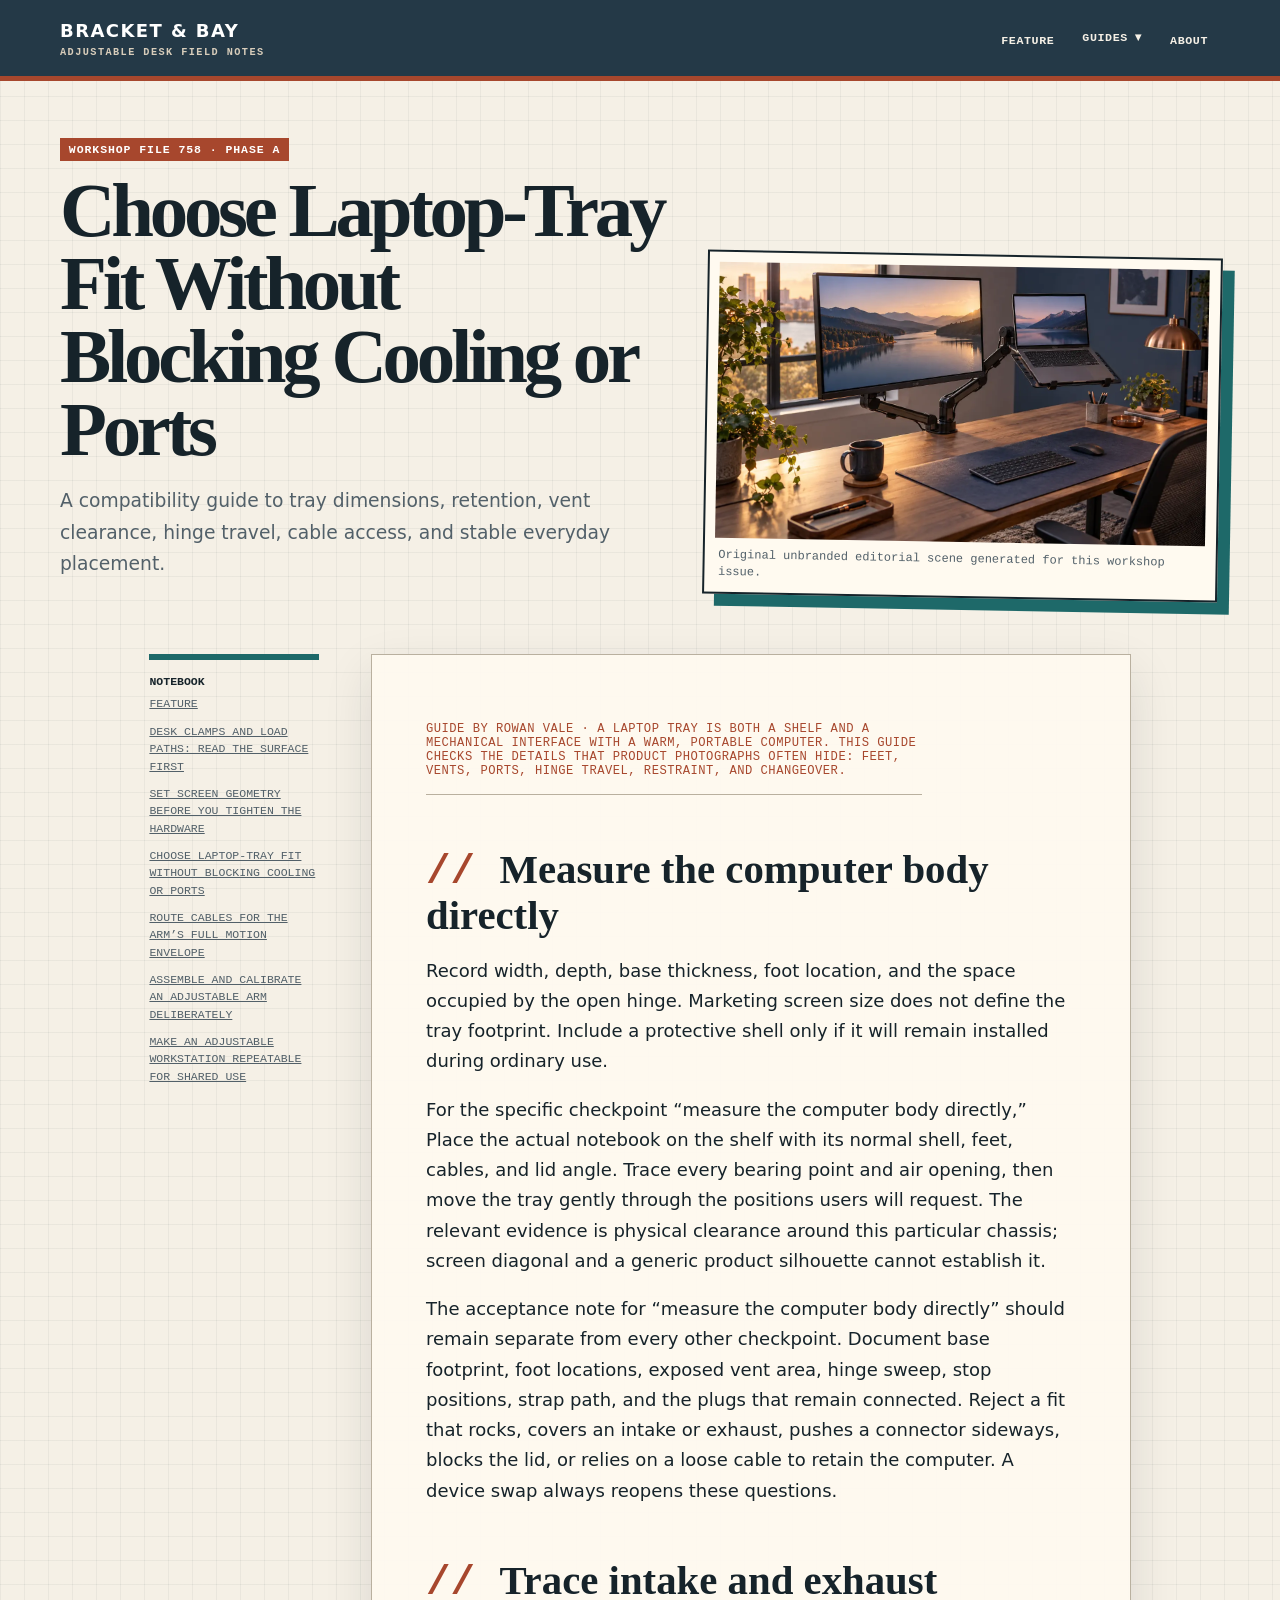
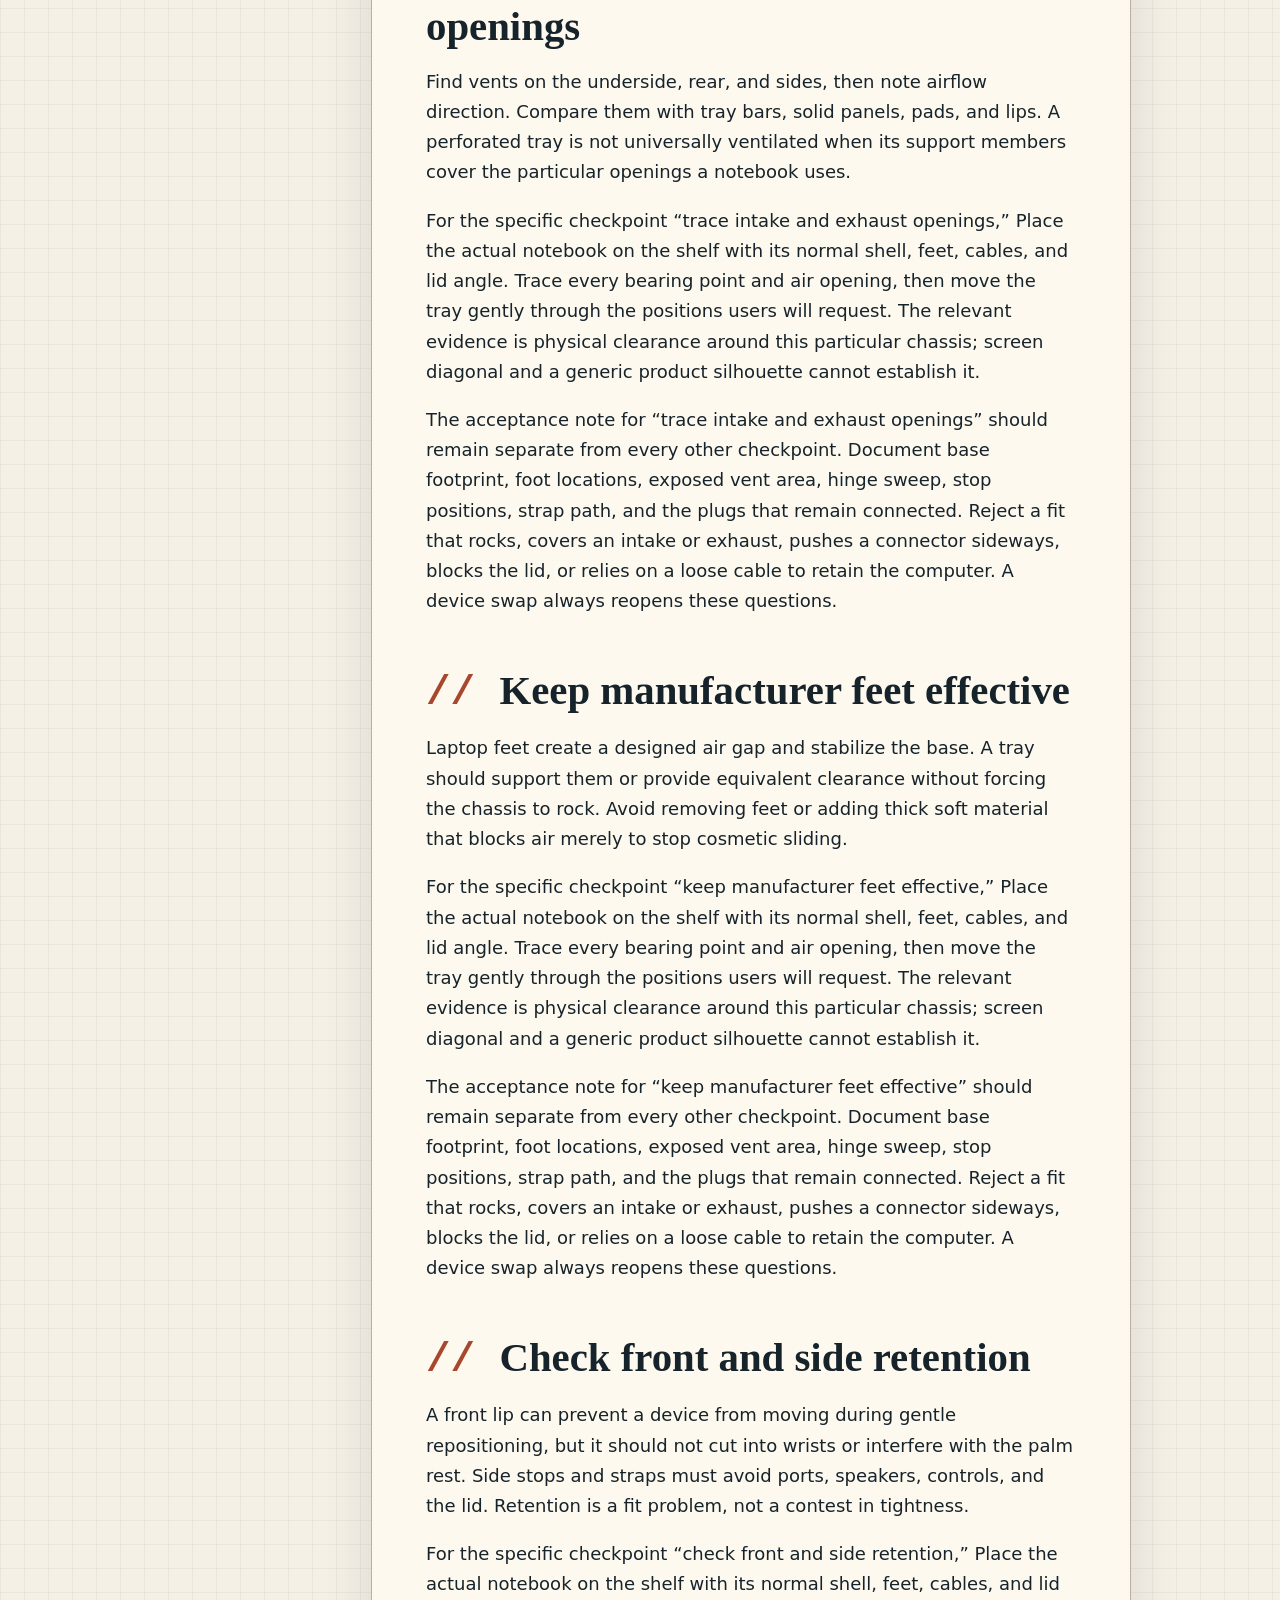
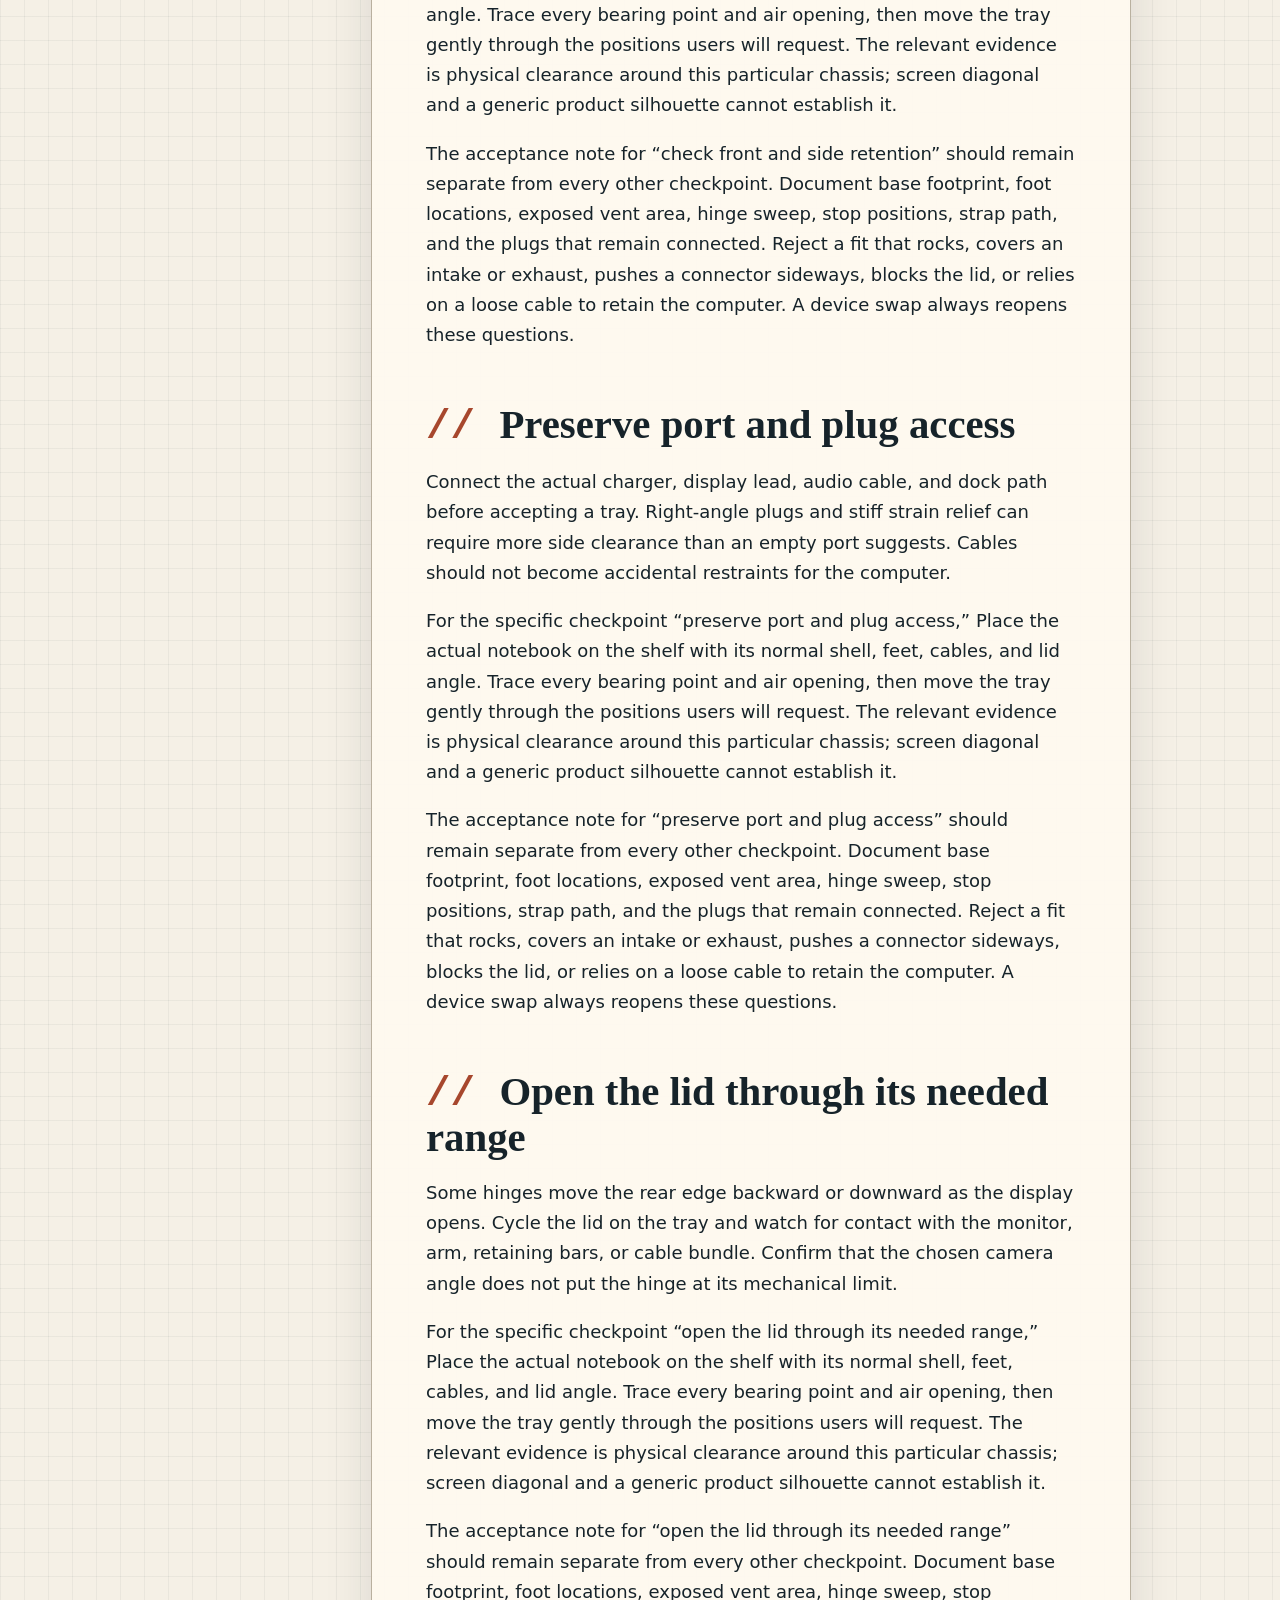
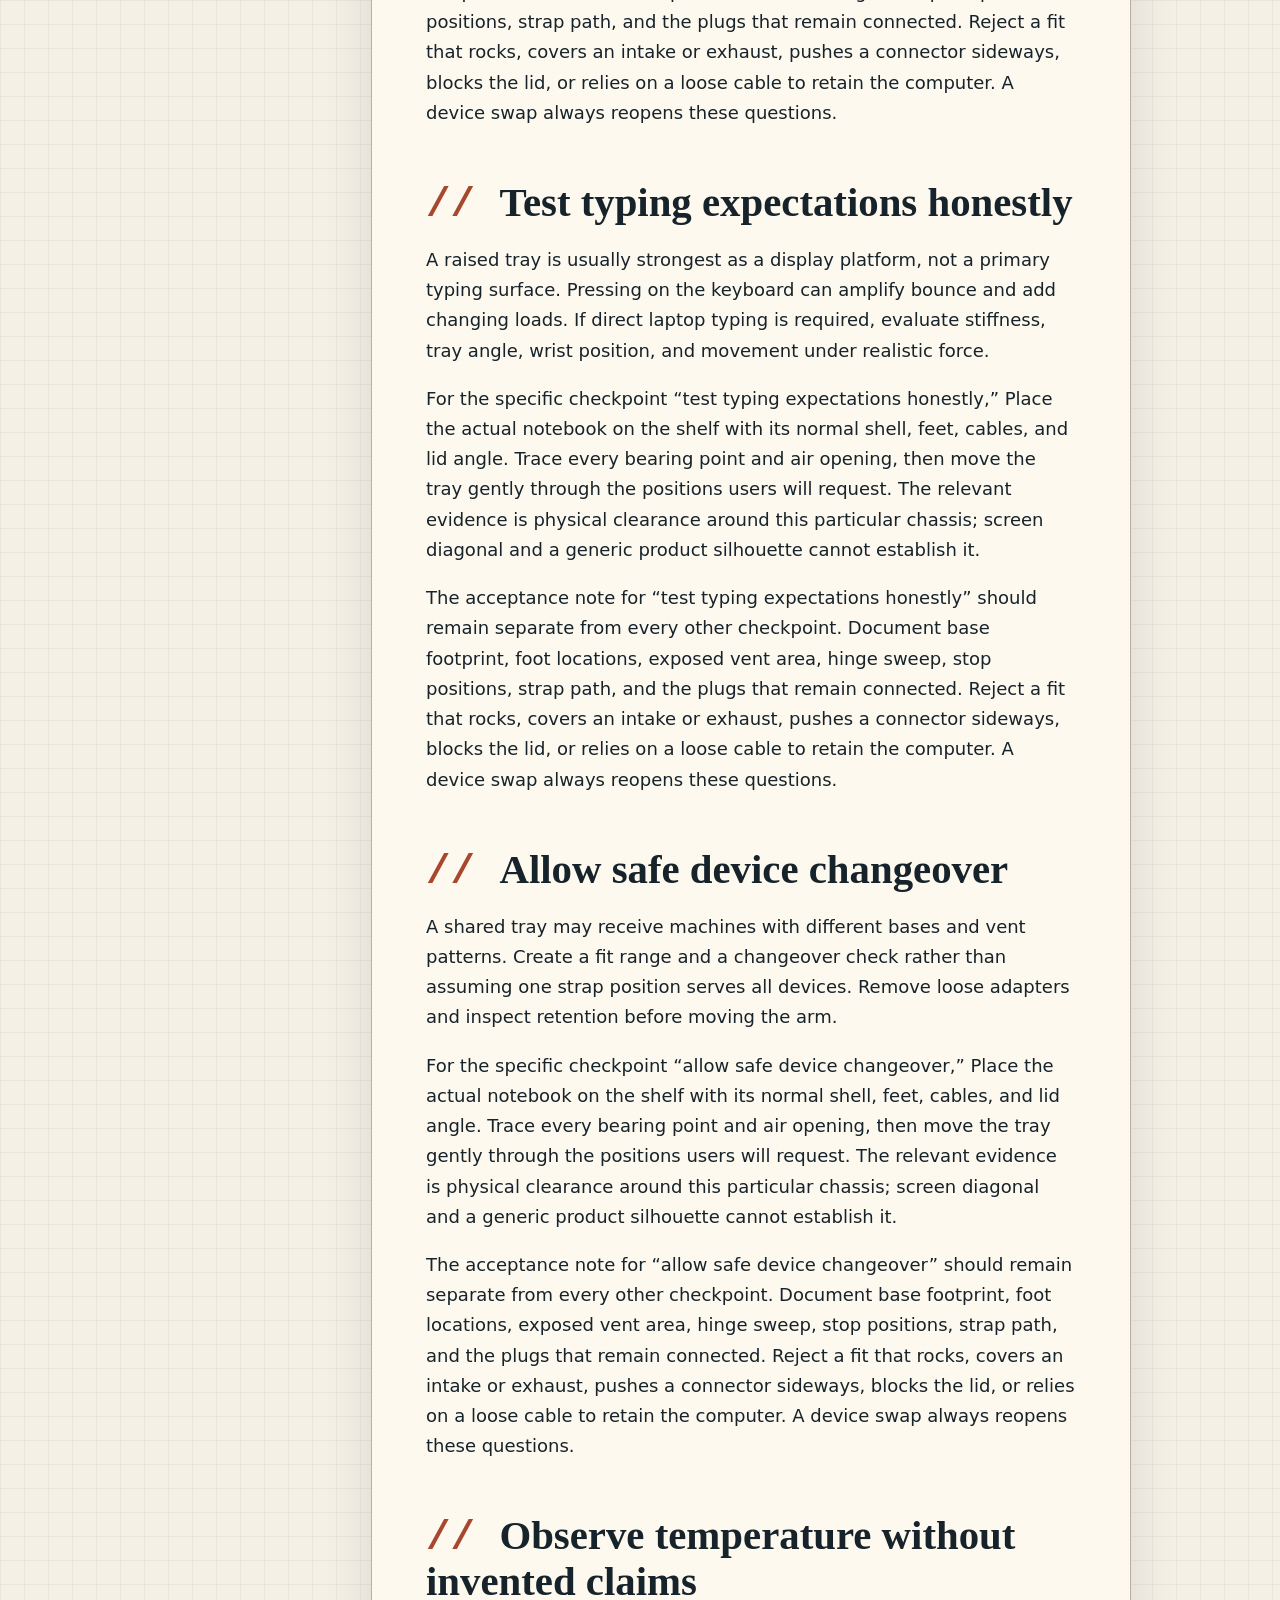
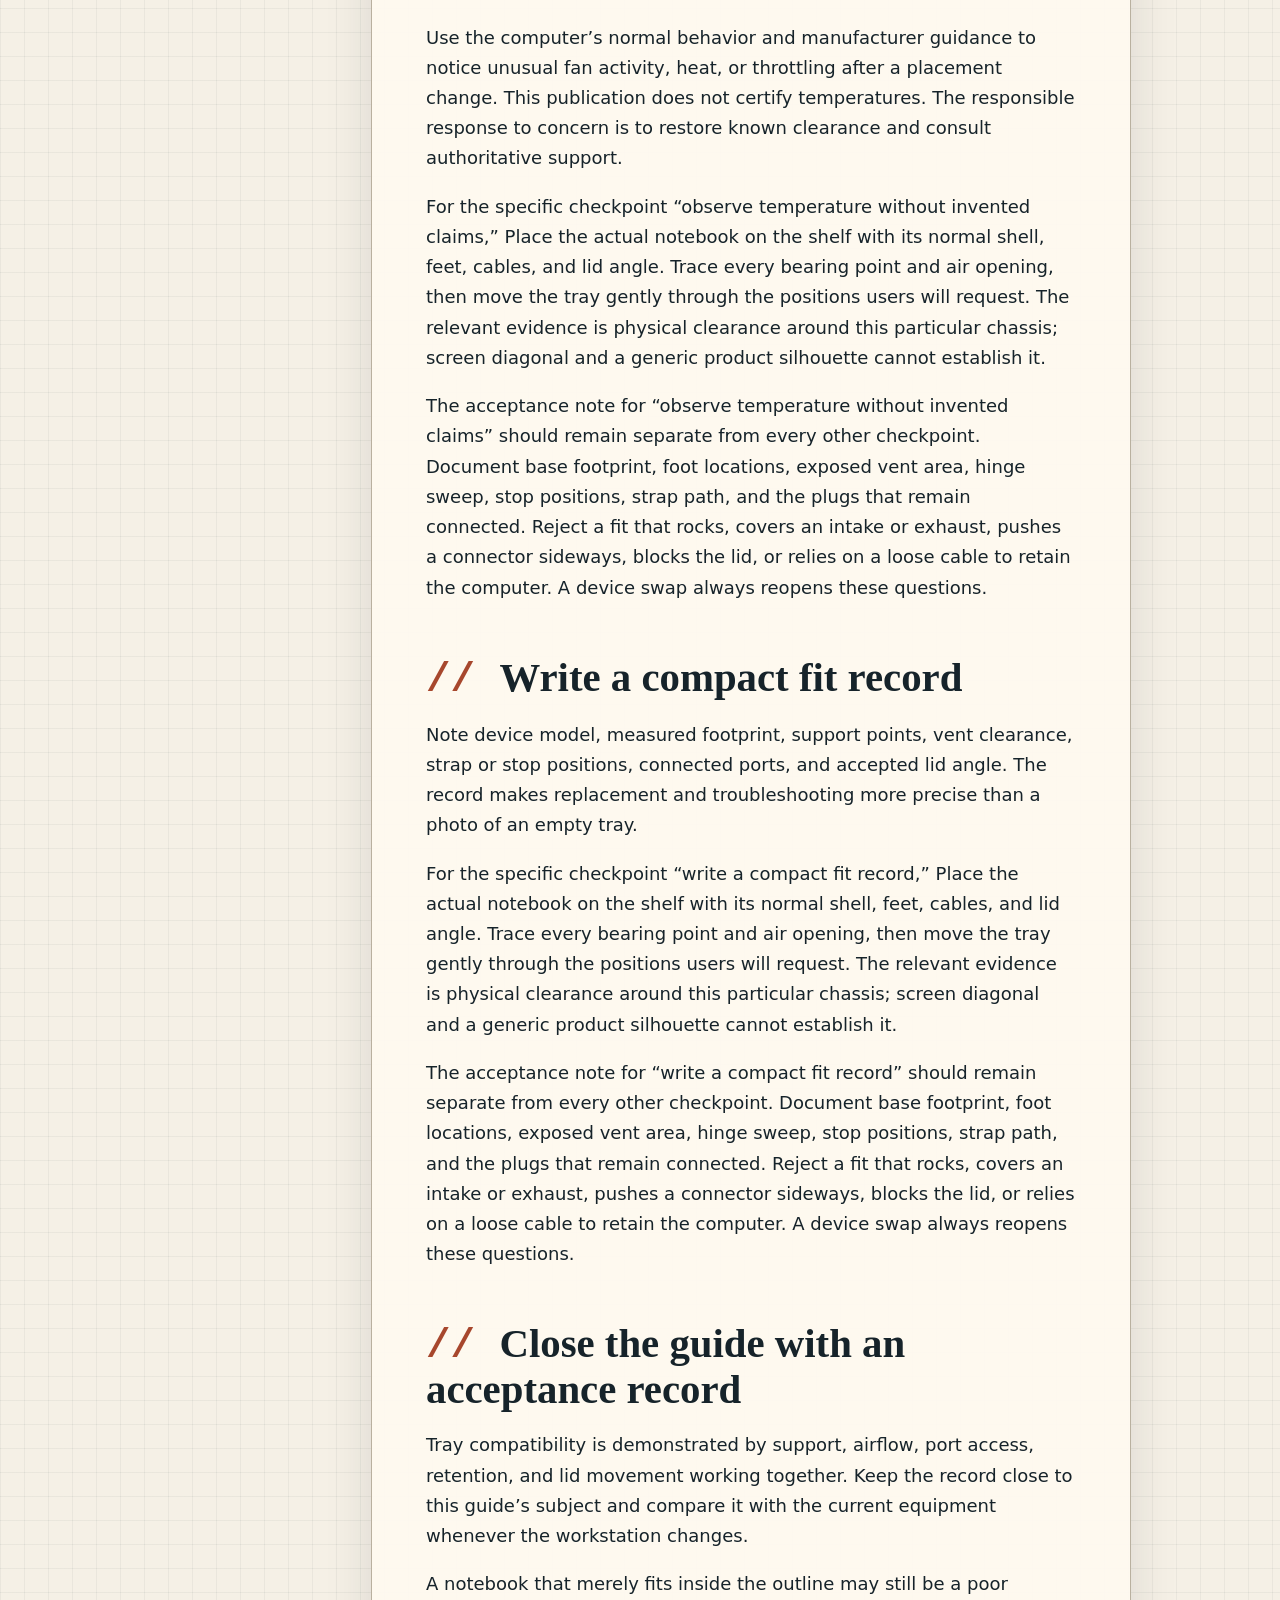
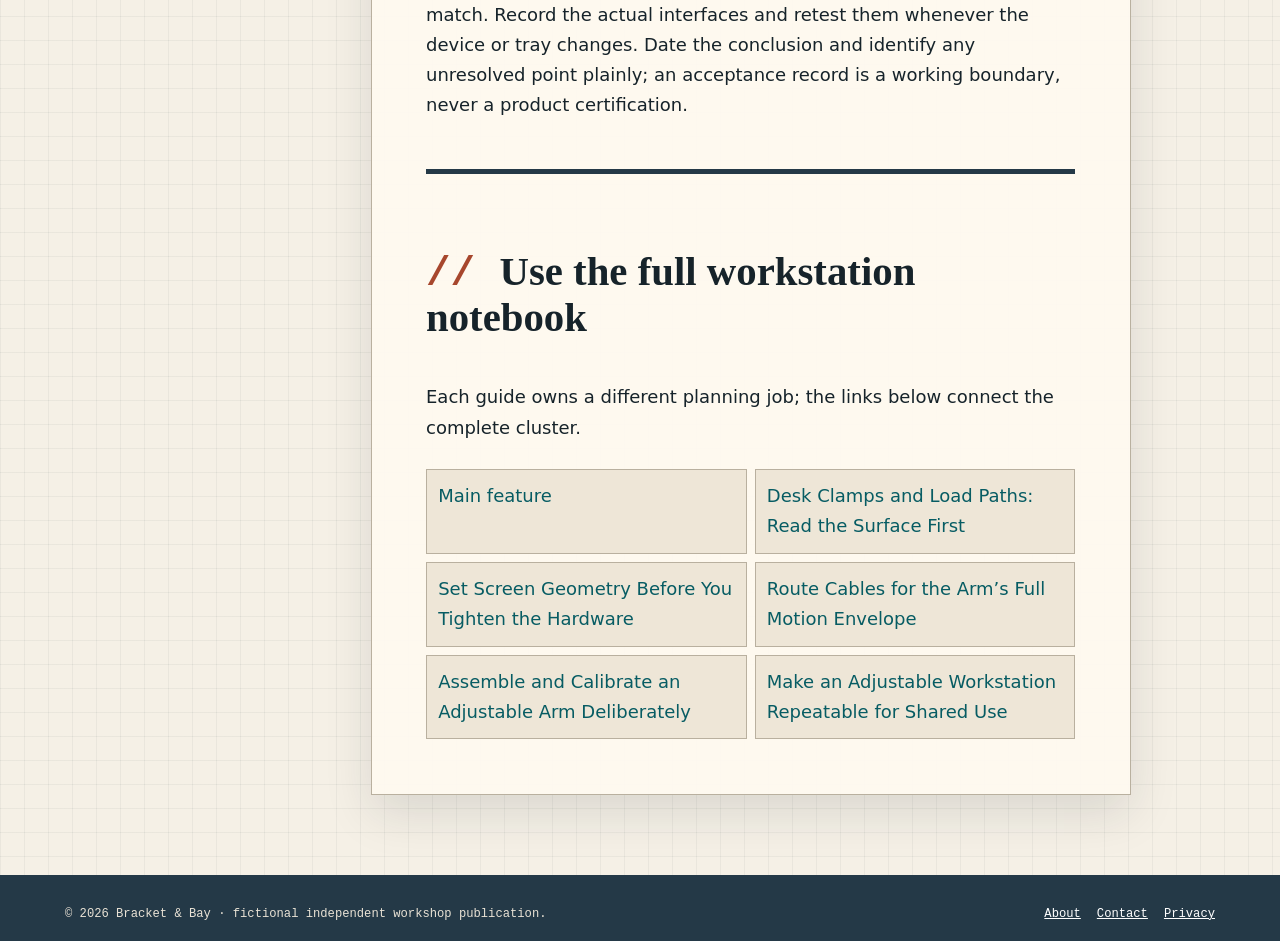
<file: laptop-tray-fit-cooling.html>
<!doctype html><html lang="en"><head><meta charset="utf-8"><meta name="viewport" content="width=device-width,initial-scale=1"><title>Choose Laptop-Tray Fit Without Blocking Cooling or Ports | Bracket &amp; Bay</title><meta name="description" content="A compatibility guide to tray dimensions, retention, vent clearance, hinge travel, cable access, and stable everyday placement."><link rel="canonical" href="https://armaragex.github.io/lestallion-dual-monitor-laptop-tray-758/laptop-tray-fit-cooling.html"><meta property="og:type" content="article"><meta property="og:title" content="Choose Laptop-Tray Fit Without Blocking Cooling or Ports"><meta property="og:description" content="A compatibility guide to tray dimensions, retention, vent clearance, hinge travel, cable access, and stable everyday placement."><meta property="og:url" content="https://armaragex.github.io/lestallion-dual-monitor-laptop-tray-758/laptop-tray-fit-cooling.html"><meta property="og:image" content="https://armaragex.github.io/lestallion-dual-monitor-laptop-tray-758/dual-screen-arm-workstation.webp"><script type="application/ld+json">{"@context":"https://schema.org","@type":"Article","headline":"Choose Laptop-Tray Fit Without Blocking Cooling or Ports","description":"A compatibility guide to tray dimensions, retention, vent clearance, hinge travel, cable access, and stable everyday placement.","datePublished":"2026-09-19","dateModified":"2026-09-19","author":{"@type":"Person","name":"Rowan Vale"},"publisher":{"@type":"Organization","name":"Bracket & Bay"},"mainEntityOfPage":"https://armaragex.github.io/lestallion-dual-monitor-laptop-tray-758/laptop-tray-fit-cooling.html"}</script><link rel="stylesheet" href="style.css"><script defer src="site.js"></script></head><body><a class="skip" href="#content">Skip to article</a><header class="mast"><div class="mastin"><a class="brand" href="index.html">Bracket &amp; Bay<small>adjustable desk field notes</small></a><button class="navtoggle" aria-expanded="false" aria-controls="nav">Menu</button><nav class="nav" id="nav" aria-label="Primary"><ul><li><a href="index.html">Feature</a></li><li class="dropdown"><button class="dropbtn" aria-expanded="false">Guides ▾</button><ul class="dropmenu"><li><a href="desk-clamp-load-path.html">Desk Clamps and Load Paths: Read the Surface First</a></li><li><a href="screen-geometry-alignment.html">Set Screen Geometry Before You Tighten the Hardware</a></li><li><a href="laptop-tray-fit-cooling.html">Choose Laptop-Tray Fit Without Blocking Cooling or Ports</a></li><li><a href="cable-slack-movement.html">Route Cables for the Arm’s Full Motion Envelope</a></li><li><a href="assembly-tension-calibration.html">Assemble and Calibrate an Adjustable Arm Deliberately</a></li><li><a href="shared-desk-reset-maintenance.html">Make an Adjustable Workstation Repeatable for Shared Use</a></li></ul></li><li><a href="about.html">About</a></li></ul></nav></div></header><section class="hero"><div><span class="kicker">Workshop file 758 · Phase A</span><h1>Choose Laptop-Tray Fit Without Blocking Cooling or Ports</h1><p class="dek">A compatibility guide to tray dimensions, retention, vent clearance, hinge travel, cable access, and stable everyday placement.</p></div><figure><img class="" src="dual-screen-arm-workstation.webp" width="1400" height="788" alt="Laptop tray and monitor arm sharing a clear desktop" decoding="async"><figcaption>Original unbranded editorial scene generated for this workshop issue.</figcaption></figure></section><main class="layout" id="content"><aside class="indexrail"><strong>Notebook</strong><a href="index.html">Feature</a><a href="desk-clamp-load-path.html">Desk Clamps and Load Paths: Read the Surface First</a><a href="screen-geometry-alignment.html">Set Screen Geometry Before You Tighten the Hardware</a><a href="laptop-tray-fit-cooling.html">Choose Laptop-Tray Fit Without Blocking Cooling or Ports</a><a href="cable-slack-movement.html">Route Cables for the Arm’s Full Motion Envelope</a><a href="assembly-tension-calibration.html">Assemble and Calibrate an Adjustable Arm Deliberately</a><a href="shared-desk-reset-maintenance.html">Make an Adjustable Workstation Repeatable for Shared Use</a></aside><article class="article"><p class="byline">Guide by Rowan Vale · A laptop tray is both a shelf and a mechanical interface with a warm, portable computer. This guide checks the details that product photographs often hide: feet, vents, ports, hinge travel, restraint, and changeover.</p><section><h2>Measure the computer body directly</h2><p>Record width, depth, base thickness, foot location, and the space occupied by the open hinge. Marketing screen size does not define the tray footprint. Include a protective shell only if it will remain installed during ordinary use.</p><p>For the specific checkpoint “measure the computer body directly,” Place the actual notebook on the shelf with its normal shell, feet, cables, and lid angle. Trace every bearing point and air opening, then move the tray gently through the positions users will request. The relevant evidence is physical clearance around this particular chassis; screen diagonal and a generic product silhouette cannot establish it.</p><p>The acceptance note for “measure the computer body directly” should remain separate from every other checkpoint. Document base footprint, foot locations, exposed vent area, hinge sweep, stop positions, strap path, and the plugs that remain connected. Reject a fit that rocks, covers an intake or exhaust, pushes a connector sideways, blocks the lid, or relies on a loose cable to retain the computer. A device swap always reopens these questions.</p></section><section><h2>Trace intake and exhaust openings</h2><p>Find vents on the underside, rear, and sides, then note airflow direction. Compare them with tray bars, solid panels, pads, and lips. A perforated tray is not universally ventilated when its support members cover the particular openings a notebook uses.</p><p>For the specific checkpoint “trace intake and exhaust openings,” Place the actual notebook on the shelf with its normal shell, feet, cables, and lid angle. Trace every bearing point and air opening, then move the tray gently through the positions users will request. The relevant evidence is physical clearance around this particular chassis; screen diagonal and a generic product silhouette cannot establish it.</p><p>The acceptance note for “trace intake and exhaust openings” should remain separate from every other checkpoint. Document base footprint, foot locations, exposed vent area, hinge sweep, stop positions, strap path, and the plugs that remain connected. Reject a fit that rocks, covers an intake or exhaust, pushes a connector sideways, blocks the lid, or relies on a loose cable to retain the computer. A device swap always reopens these questions.</p></section><section><h2>Keep manufacturer feet effective</h2><p>Laptop feet create a designed air gap and stabilize the base. A tray should support them or provide equivalent clearance without forcing the chassis to rock. Avoid removing feet or adding thick soft material that blocks air merely to stop cosmetic sliding.</p><p>For the specific checkpoint “keep manufacturer feet effective,” Place the actual notebook on the shelf with its normal shell, feet, cables, and lid angle. Trace every bearing point and air opening, then move the tray gently through the positions users will request. The relevant evidence is physical clearance around this particular chassis; screen diagonal and a generic product silhouette cannot establish it.</p><p>The acceptance note for “keep manufacturer feet effective” should remain separate from every other checkpoint. Document base footprint, foot locations, exposed vent area, hinge sweep, stop positions, strap path, and the plugs that remain connected. Reject a fit that rocks, covers an intake or exhaust, pushes a connector sideways, blocks the lid, or relies on a loose cable to retain the computer. A device swap always reopens these questions.</p></section><section><h2>Check front and side retention</h2><p>A front lip can prevent a device from moving during gentle repositioning, but it should not cut into wrists or interfere with the palm rest. Side stops and straps must avoid ports, speakers, controls, and the lid. Retention is a fit problem, not a contest in tightness.</p><p>For the specific checkpoint “check front and side retention,” Place the actual notebook on the shelf with its normal shell, feet, cables, and lid angle. Trace every bearing point and air opening, then move the tray gently through the positions users will request. The relevant evidence is physical clearance around this particular chassis; screen diagonal and a generic product silhouette cannot establish it.</p><p>The acceptance note for “check front and side retention” should remain separate from every other checkpoint. Document base footprint, foot locations, exposed vent area, hinge sweep, stop positions, strap path, and the plugs that remain connected. Reject a fit that rocks, covers an intake or exhaust, pushes a connector sideways, blocks the lid, or relies on a loose cable to retain the computer. A device swap always reopens these questions.</p></section><section><h2>Preserve port and plug access</h2><p>Connect the actual charger, display lead, audio cable, and dock path before accepting a tray. Right-angle plugs and stiff strain relief can require more side clearance than an empty port suggests. Cables should not become accidental restraints for the computer.</p><p>For the specific checkpoint “preserve port and plug access,” Place the actual notebook on the shelf with its normal shell, feet, cables, and lid angle. Trace every bearing point and air opening, then move the tray gently through the positions users will request. The relevant evidence is physical clearance around this particular chassis; screen diagonal and a generic product silhouette cannot establish it.</p><p>The acceptance note for “preserve port and plug access” should remain separate from every other checkpoint. Document base footprint, foot locations, exposed vent area, hinge sweep, stop positions, strap path, and the plugs that remain connected. Reject a fit that rocks, covers an intake or exhaust, pushes a connector sideways, blocks the lid, or relies on a loose cable to retain the computer. A device swap always reopens these questions.</p></section><section><h2>Open the lid through its needed range</h2><p>Some hinges move the rear edge backward or downward as the display opens. Cycle the lid on the tray and watch for contact with the monitor, arm, retaining bars, or cable bundle. Confirm that the chosen camera angle does not put the hinge at its mechanical limit.</p><p>For the specific checkpoint “open the lid through its needed range,” Place the actual notebook on the shelf with its normal shell, feet, cables, and lid angle. Trace every bearing point and air opening, then move the tray gently through the positions users will request. The relevant evidence is physical clearance around this particular chassis; screen diagonal and a generic product silhouette cannot establish it.</p><p>The acceptance note for “open the lid through its needed range” should remain separate from every other checkpoint. Document base footprint, foot locations, exposed vent area, hinge sweep, stop positions, strap path, and the plugs that remain connected. Reject a fit that rocks, covers an intake or exhaust, pushes a connector sideways, blocks the lid, or relies on a loose cable to retain the computer. A device swap always reopens these questions.</p></section><section><h2>Test typing expectations honestly</h2><p>A raised tray is usually strongest as a display platform, not a primary typing surface. Pressing on the keyboard can amplify bounce and add changing loads. If direct laptop typing is required, evaluate stiffness, tray angle, wrist position, and movement under realistic force.</p><p>For the specific checkpoint “test typing expectations honestly,” Place the actual notebook on the shelf with its normal shell, feet, cables, and lid angle. Trace every bearing point and air opening, then move the tray gently through the positions users will request. The relevant evidence is physical clearance around this particular chassis; screen diagonal and a generic product silhouette cannot establish it.</p><p>The acceptance note for “test typing expectations honestly” should remain separate from every other checkpoint. Document base footprint, foot locations, exposed vent area, hinge sweep, stop positions, strap path, and the plugs that remain connected. Reject a fit that rocks, covers an intake or exhaust, pushes a connector sideways, blocks the lid, or relies on a loose cable to retain the computer. A device swap always reopens these questions.</p></section><section><h2>Allow safe device changeover</h2><p>A shared tray may receive machines with different bases and vent patterns. Create a fit range and a changeover check rather than assuming one strap position serves all devices. Remove loose adapters and inspect retention before moving the arm.</p><p>For the specific checkpoint “allow safe device changeover,” Place the actual notebook on the shelf with its normal shell, feet, cables, and lid angle. Trace every bearing point and air opening, then move the tray gently through the positions users will request. The relevant evidence is physical clearance around this particular chassis; screen diagonal and a generic product silhouette cannot establish it.</p><p>The acceptance note for “allow safe device changeover” should remain separate from every other checkpoint. Document base footprint, foot locations, exposed vent area, hinge sweep, stop positions, strap path, and the plugs that remain connected. Reject a fit that rocks, covers an intake or exhaust, pushes a connector sideways, blocks the lid, or relies on a loose cable to retain the computer. A device swap always reopens these questions.</p></section><section><h2>Observe temperature without invented claims</h2><p>Use the computer’s normal behavior and manufacturer guidance to notice unusual fan activity, heat, or throttling after a placement change. This publication does not certify temperatures. The responsible response to concern is to restore known clearance and consult authoritative support.</p><p>For the specific checkpoint “observe temperature without invented claims,” Place the actual notebook on the shelf with its normal shell, feet, cables, and lid angle. Trace every bearing point and air opening, then move the tray gently through the positions users will request. The relevant evidence is physical clearance around this particular chassis; screen diagonal and a generic product silhouette cannot establish it.</p><p>The acceptance note for “observe temperature without invented claims” should remain separate from every other checkpoint. Document base footprint, foot locations, exposed vent area, hinge sweep, stop positions, strap path, and the plugs that remain connected. Reject a fit that rocks, covers an intake or exhaust, pushes a connector sideways, blocks the lid, or relies on a loose cable to retain the computer. A device swap always reopens these questions.</p></section><section><h2>Write a compact fit record</h2><p>Note device model, measured footprint, support points, vent clearance, strap or stop positions, connected ports, and accepted lid angle. The record makes replacement and troubleshooting more precise than a photo of an empty tray.</p><p>For the specific checkpoint “write a compact fit record,” Place the actual notebook on the shelf with its normal shell, feet, cables, and lid angle. Trace every bearing point and air opening, then move the tray gently through the positions users will request. The relevant evidence is physical clearance around this particular chassis; screen diagonal and a generic product silhouette cannot establish it.</p><p>The acceptance note for “write a compact fit record” should remain separate from every other checkpoint. Document base footprint, foot locations, exposed vent area, hinge sweep, stop positions, strap path, and the plugs that remain connected. Reject a fit that rocks, covers an intake or exhaust, pushes a connector sideways, blocks the lid, or relies on a loose cable to retain the computer. A device swap always reopens these questions.</p></section><section><h2>Close the guide with an acceptance record</h2><p>Tray compatibility is demonstrated by support, airflow, port access, retention, and lid movement working together. Keep the record close to this guide’s subject and compare it with the current equipment whenever the workstation changes.</p><p>A notebook that merely fits inside the outline may still be a poor match. Record the actual interfaces and retest them whenever the device or tray changes. Date the conclusion and identify any unresolved point plainly; an acceptance record is a working boundary, never a product certification.</p></section><aside class="guidegrid"><h2>Use the full workstation notebook</h2><p>Each guide owns a different planning job; the links below connect the complete cluster.</p><a href="index.html">Main feature</a><a href="desk-clamp-load-path.html">Desk Clamps and Load Paths: Read the Surface First</a><a href="screen-geometry-alignment.html">Set Screen Geometry Before You Tighten the Hardware</a><a href="cable-slack-movement.html">Route Cables for the Arm’s Full Motion Envelope</a><a href="assembly-tension-calibration.html">Assemble and Calibrate an Adjustable Arm Deliberately</a><a href="shared-desk-reset-maintenance.html">Make an Adjustable Workstation Repeatable for Shared Use</a></aside></article></main><footer class="foot"><span>© 2026 Bracket &amp; Bay · fictional independent workshop publication.</span><nav><a href="about.html">About</a><a href="contact.html">Contact</a><a href="privacy.html">Privacy</a></nav></footer></body></html>
</file>
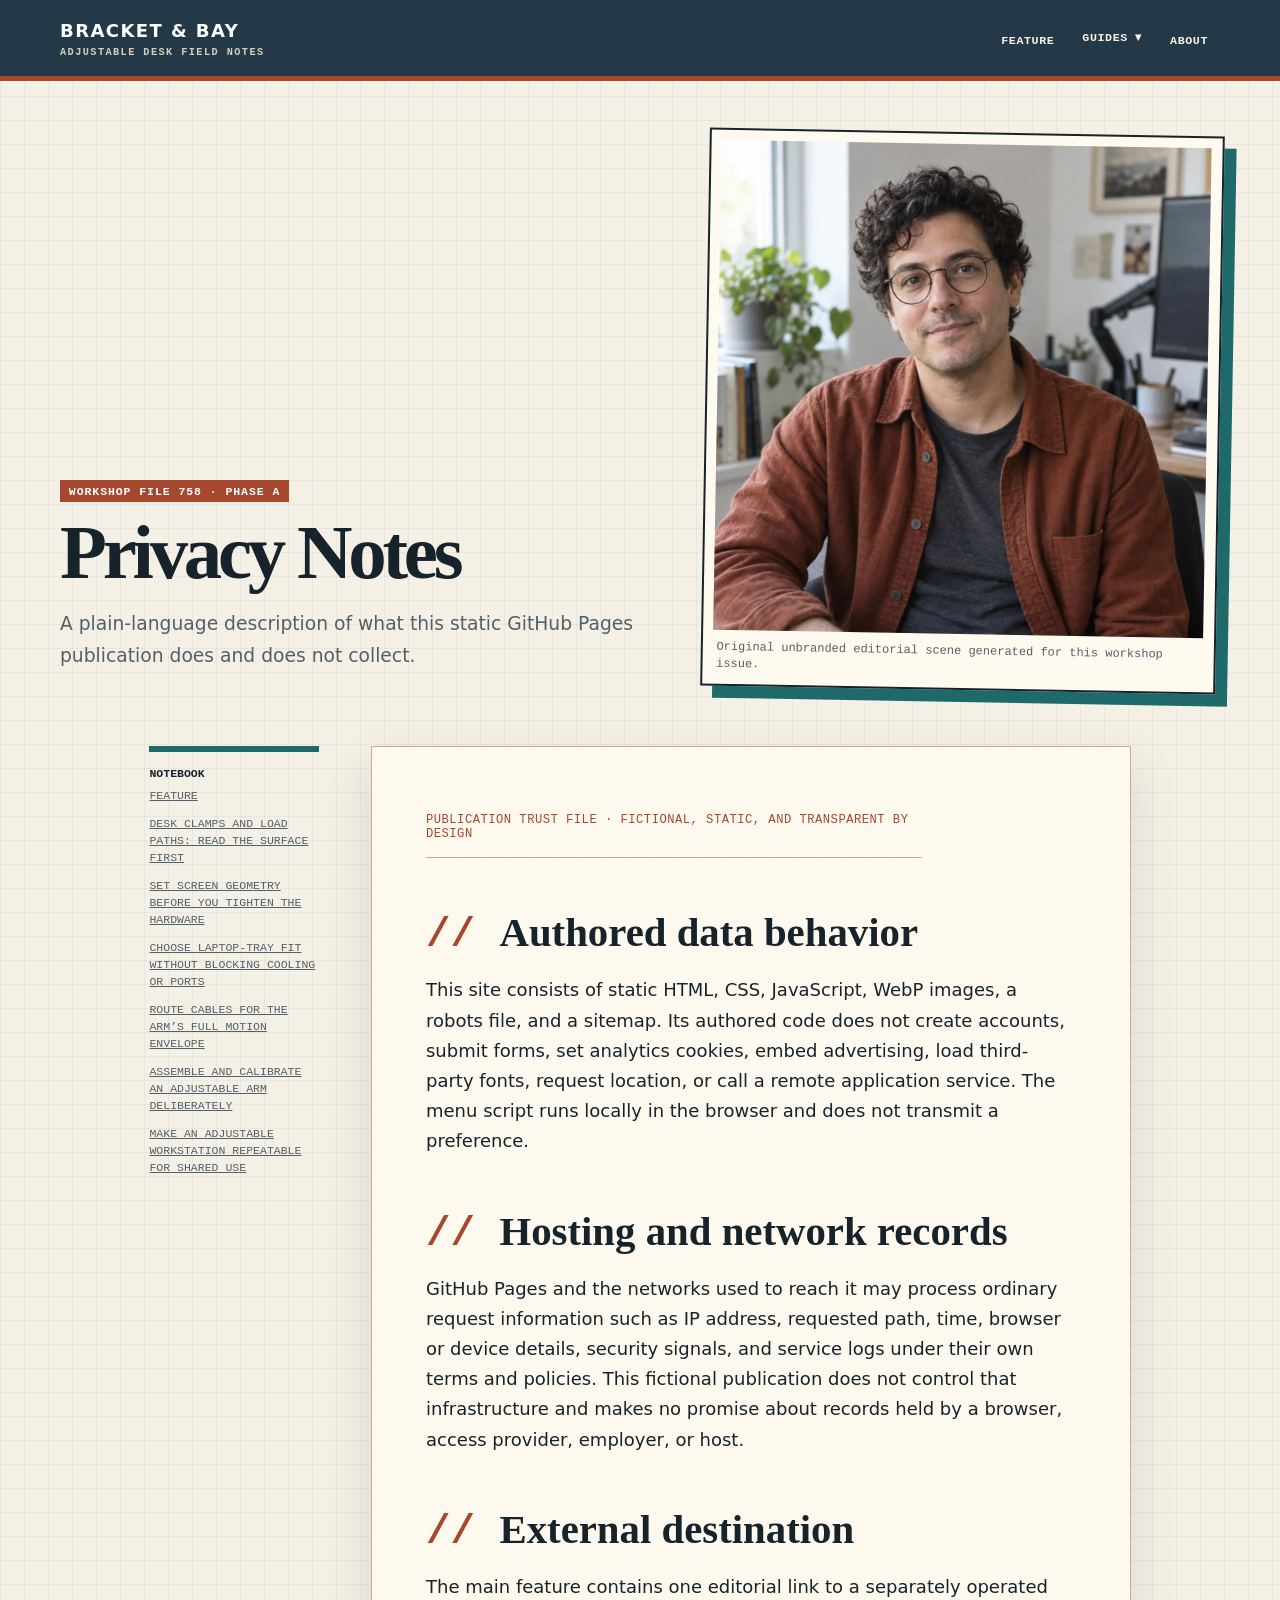
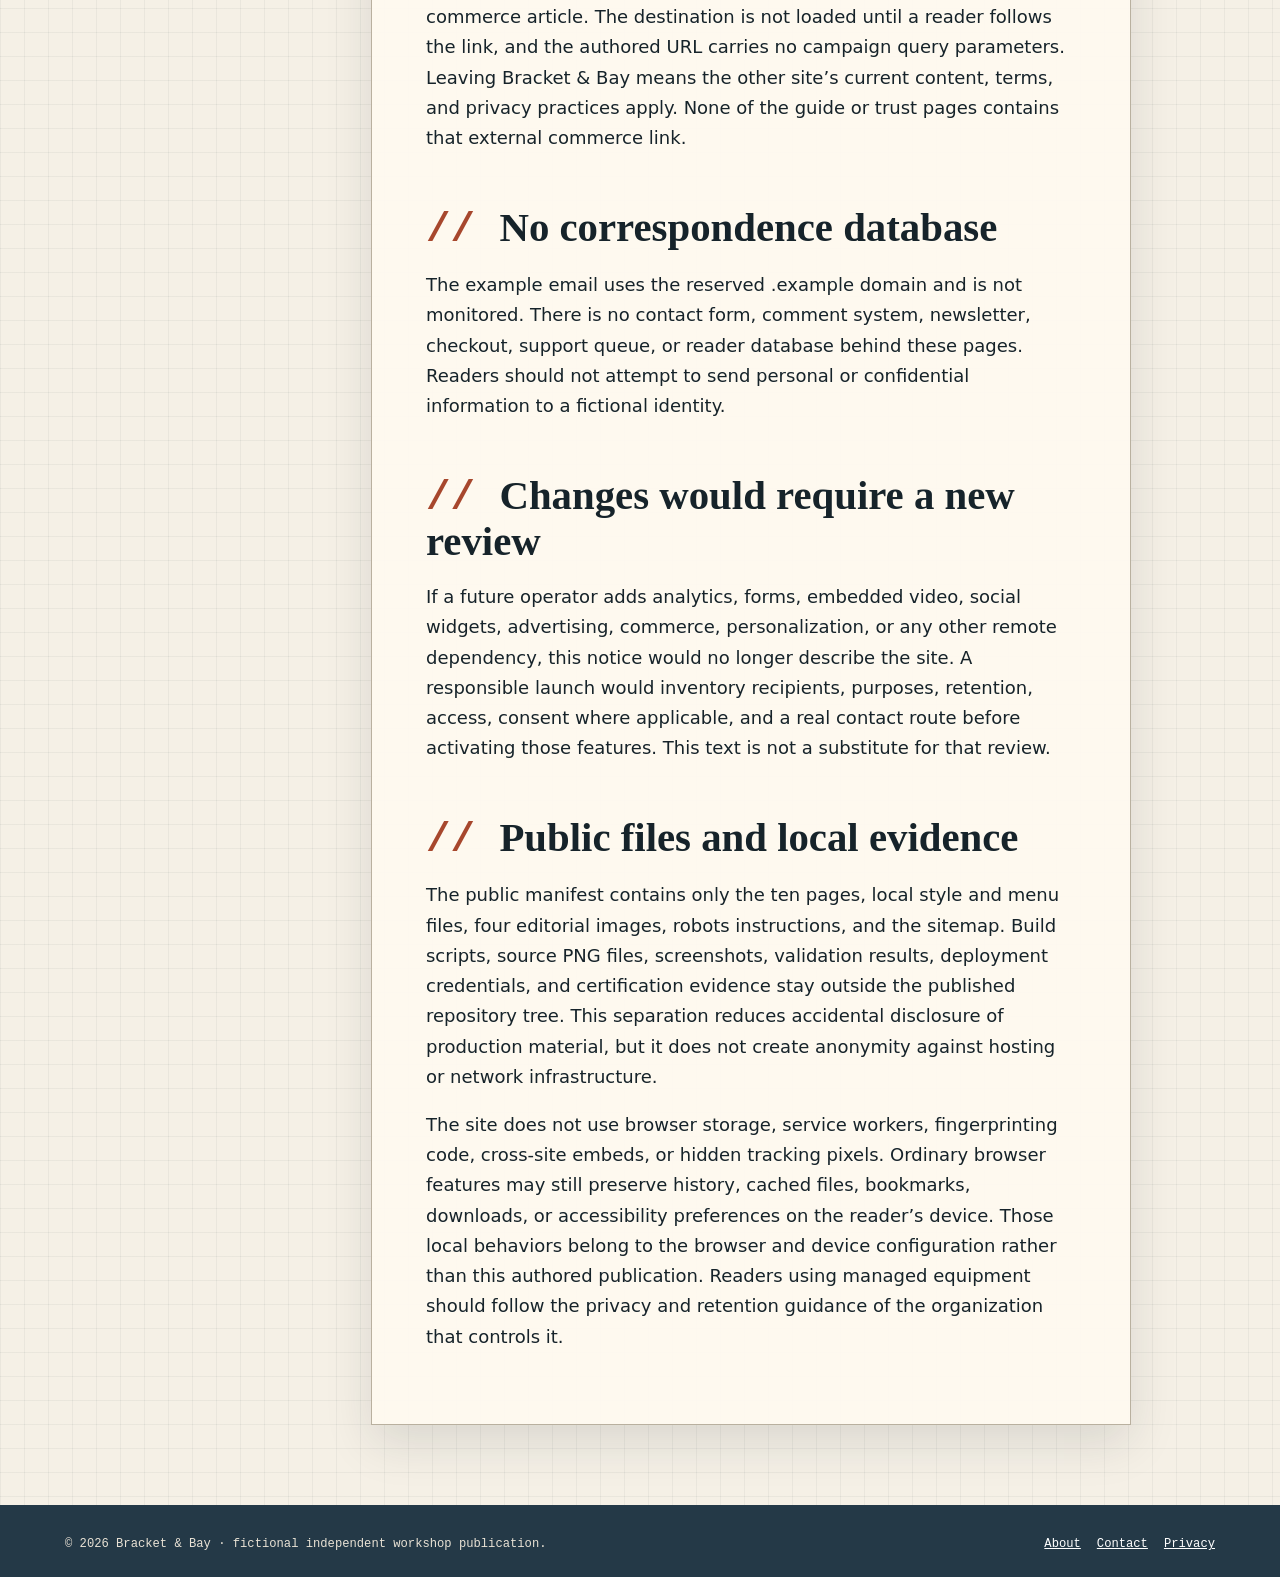
<file: privacy.html>
<!doctype html><html lang="en"><head><meta charset="utf-8"><meta name="viewport" content="width=device-width,initial-scale=1"><title>Privacy Notes | Bracket &amp; Bay</title><meta name="description" content="A plain-language description of what this static GitHub Pages publication does and does not collect."><link rel="canonical" href="https://armaragex.github.io/lestallion-dual-monitor-laptop-tray-758/privacy.html"><meta property="og:type" content="article"><meta property="og:title" content="Privacy Notes"><meta property="og:description" content="A plain-language description of what this static GitHub Pages publication does and does not collect."><meta property="og:url" content="https://armaragex.github.io/lestallion-dual-monitor-laptop-tray-758/privacy.html"><meta property="og:image" content="https://armaragex.github.io/lestallion-dual-monitor-laptop-tray-758/rowan-vale-editor.webp"><script type="application/ld+json">{"@context":"https://schema.org","@type":"Article","headline":"Privacy Notes","description":"A plain-language description of what this static GitHub Pages publication does and does not collect.","datePublished":"2026-09-19","dateModified":"2026-09-19","author":{"@type":"Person","name":"Rowan Vale"},"publisher":{"@type":"Organization","name":"Bracket & Bay"},"mainEntityOfPage":"https://armaragex.github.io/lestallion-dual-monitor-laptop-tray-758/privacy.html"}</script><link rel="stylesheet" href="style.css"><script defer src="site.js"></script></head><body><a class="skip" href="#content">Skip to article</a><header class="mast"><div class="mastin"><a class="brand" href="index.html">Bracket &amp; Bay<small>adjustable desk field notes</small></a><button class="navtoggle" aria-expanded="false" aria-controls="nav">Menu</button><nav class="nav" id="nav" aria-label="Primary"><ul><li><a href="index.html">Feature</a></li><li class="dropdown"><button class="dropbtn" aria-expanded="false">Guides ▾</button><ul class="dropmenu"><li><a href="desk-clamp-load-path.html">Desk Clamps and Load Paths: Read the Surface First</a></li><li><a href="screen-geometry-alignment.html">Set Screen Geometry Before You Tighten the Hardware</a></li><li><a href="laptop-tray-fit-cooling.html">Choose Laptop-Tray Fit Without Blocking Cooling or Ports</a></li><li><a href="cable-slack-movement.html">Route Cables for the Arm’s Full Motion Envelope</a></li><li><a href="assembly-tension-calibration.html">Assemble and Calibrate an Adjustable Arm Deliberately</a></li><li><a href="shared-desk-reset-maintenance.html">Make an Adjustable Workstation Repeatable for Shared Use</a></li></ul></li><li><a href="about.html">About</a></li></ul></nav></div></header><section class="hero"><div><span class="kicker">Workshop file 758 · Phase A</span><h1>Privacy Notes</h1><p class="dek">A plain-language description of what this static GitHub Pages publication does and does not collect.</p></div><figure><img class="" src="rowan-vale-editor.webp" width="1254" height="1254" alt="Fictional editor portrait for Bracket and Bay" decoding="async" loading="lazy"><figcaption>Original unbranded editorial scene generated for this workshop issue.</figcaption></figure></section><main class="layout" id="content"><aside class="indexrail"><strong>Notebook</strong><a href="index.html">Feature</a><a href="desk-clamp-load-path.html">Desk Clamps and Load Paths: Read the Surface First</a><a href="screen-geometry-alignment.html">Set Screen Geometry Before You Tighten the Hardware</a><a href="laptop-tray-fit-cooling.html">Choose Laptop-Tray Fit Without Blocking Cooling or Ports</a><a href="cable-slack-movement.html">Route Cables for the Arm’s Full Motion Envelope</a><a href="assembly-tension-calibration.html">Assemble and Calibrate an Adjustable Arm Deliberately</a><a href="shared-desk-reset-maintenance.html">Make an Adjustable Workstation Repeatable for Shared Use</a></aside><article class="article"><p class="byline">Publication trust file · fictional, static, and transparent by design</p><section><h2>Authored data behavior</h2><p>This site consists of static HTML, CSS, JavaScript, WebP images, a robots file, and a sitemap. Its authored code does not create accounts, submit forms, set analytics cookies, embed advertising, load third-party fonts, request location, or call a remote application service. The menu script runs locally in the browser and does not transmit a preference.</p></section><section><h2>Hosting and network records</h2><p>GitHub Pages and the networks used to reach it may process ordinary request information such as IP address, requested path, time, browser or device details, security signals, and service logs under their own terms and policies. This fictional publication does not control that infrastructure and makes no promise about records held by a browser, access provider, employer, or host.</p></section><section><h2>External destination</h2><p>The main feature contains one editorial link to a separately operated commerce article. The destination is not loaded until a reader follows the link, and the authored URL carries no campaign query parameters. Leaving Bracket & Bay means the other site’s current content, terms, and privacy practices apply. None of the guide or trust pages contains that external commerce link.</p></section><section><h2>No correspondence database</h2><p>The example email uses the reserved .example domain and is not monitored. There is no contact form, comment system, newsletter, checkout, support queue, or reader database behind these pages. Readers should not attempt to send personal or confidential information to a fictional identity.</p></section><section><h2>Changes would require a new review</h2><p>If a future operator adds analytics, forms, embedded video, social widgets, advertising, commerce, personalization, or any other remote dependency, this notice would no longer describe the site. A responsible launch would inventory recipients, purposes, retention, access, consent where applicable, and a real contact route before activating those features. This text is not a substitute for that review.</p></section><section><h2>Public files and local evidence</h2><p>The public manifest contains only the ten pages, local style and menu files, four editorial images, robots instructions, and the sitemap. Build scripts, source PNG files, screenshots, validation results, deployment credentials, and certification evidence stay outside the published repository tree. This separation reduces accidental disclosure of production material, but it does not create anonymity against hosting or network infrastructure.</p><p>The site does not use browser storage, service workers, fingerprinting code, cross-site embeds, or hidden tracking pixels. Ordinary browser features may still preserve history, cached files, bookmarks, downloads, or accessibility preferences on the reader’s device. Those local behaviors belong to the browser and device configuration rather than this authored publication. Readers using managed equipment should follow the privacy and retention guidance of the organization that controls it.</p></section></article></main><footer class="foot"><span>© 2026 Bracket &amp; Bay · fictional independent workshop publication.</span><nav><a href="about.html">About</a><a href="contact.html">Contact</a><a href="privacy.html">Privacy</a></nav></footer></body></html>
</file>
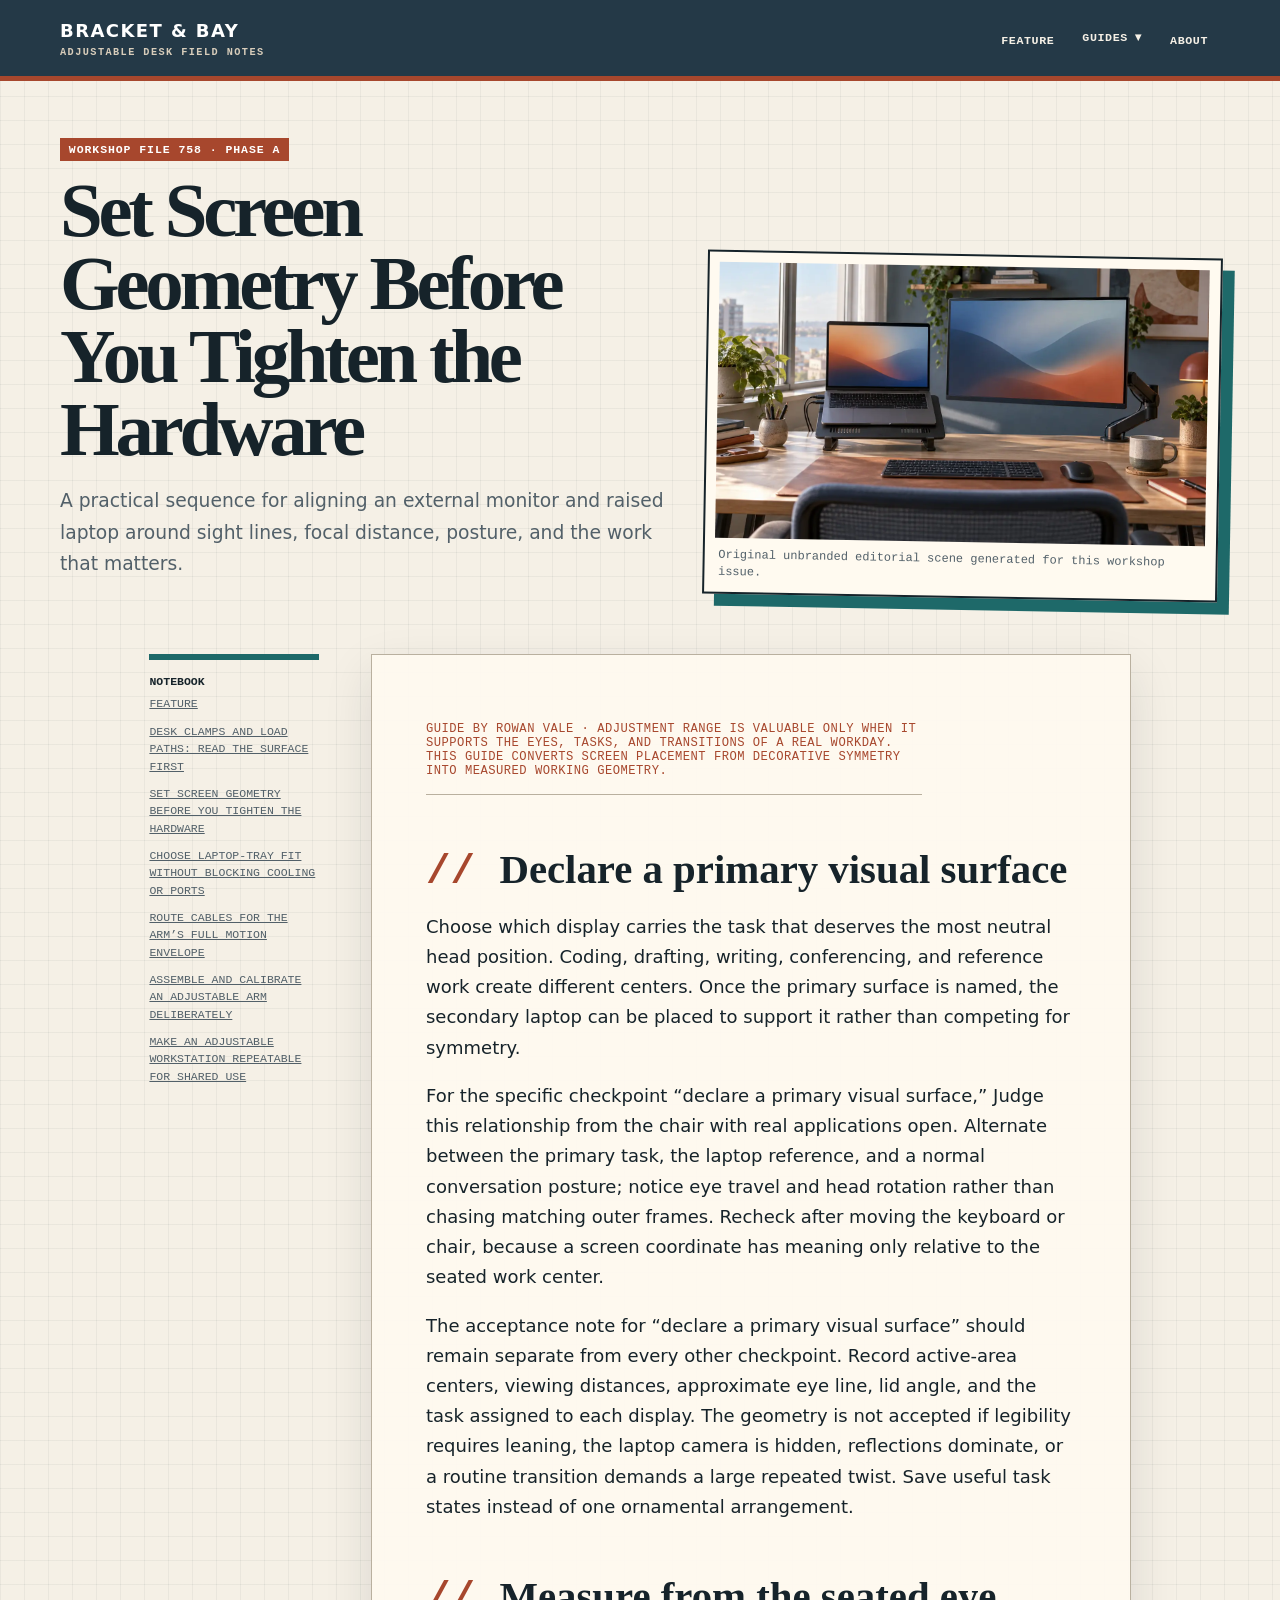
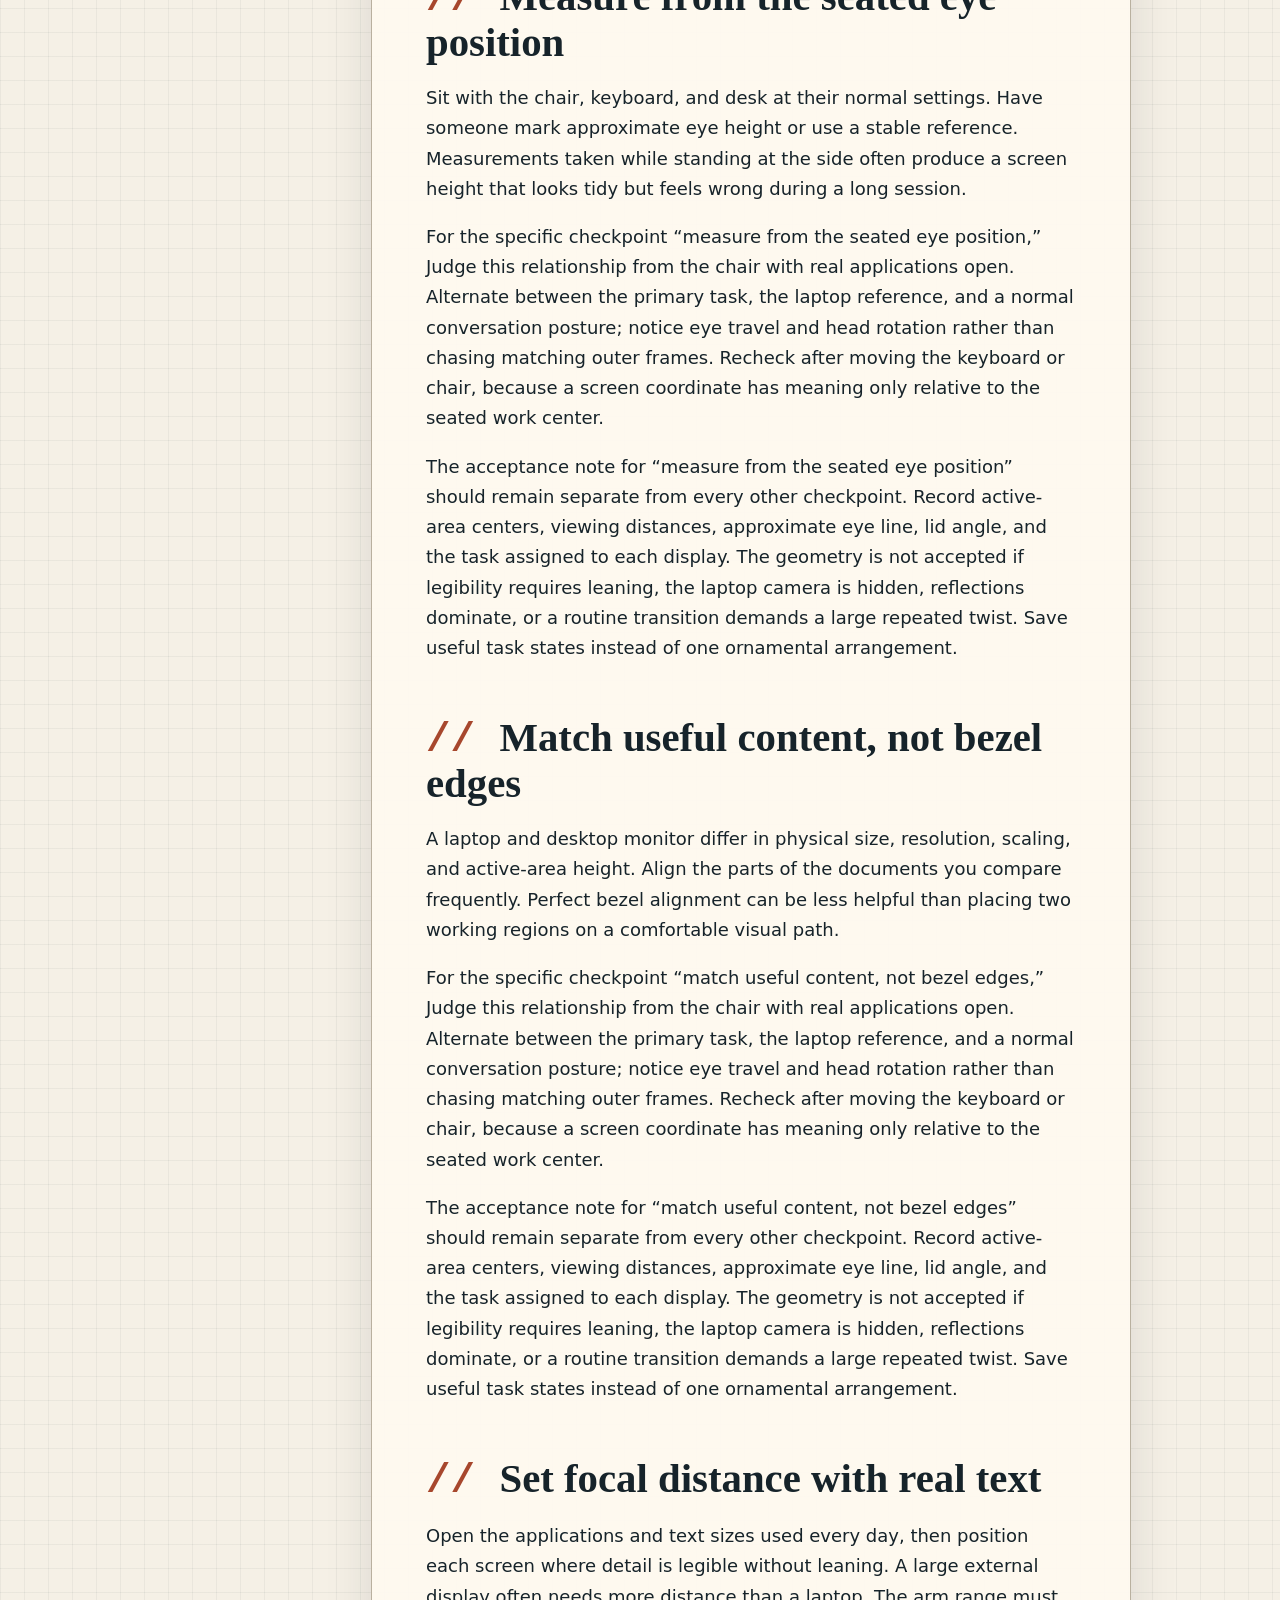
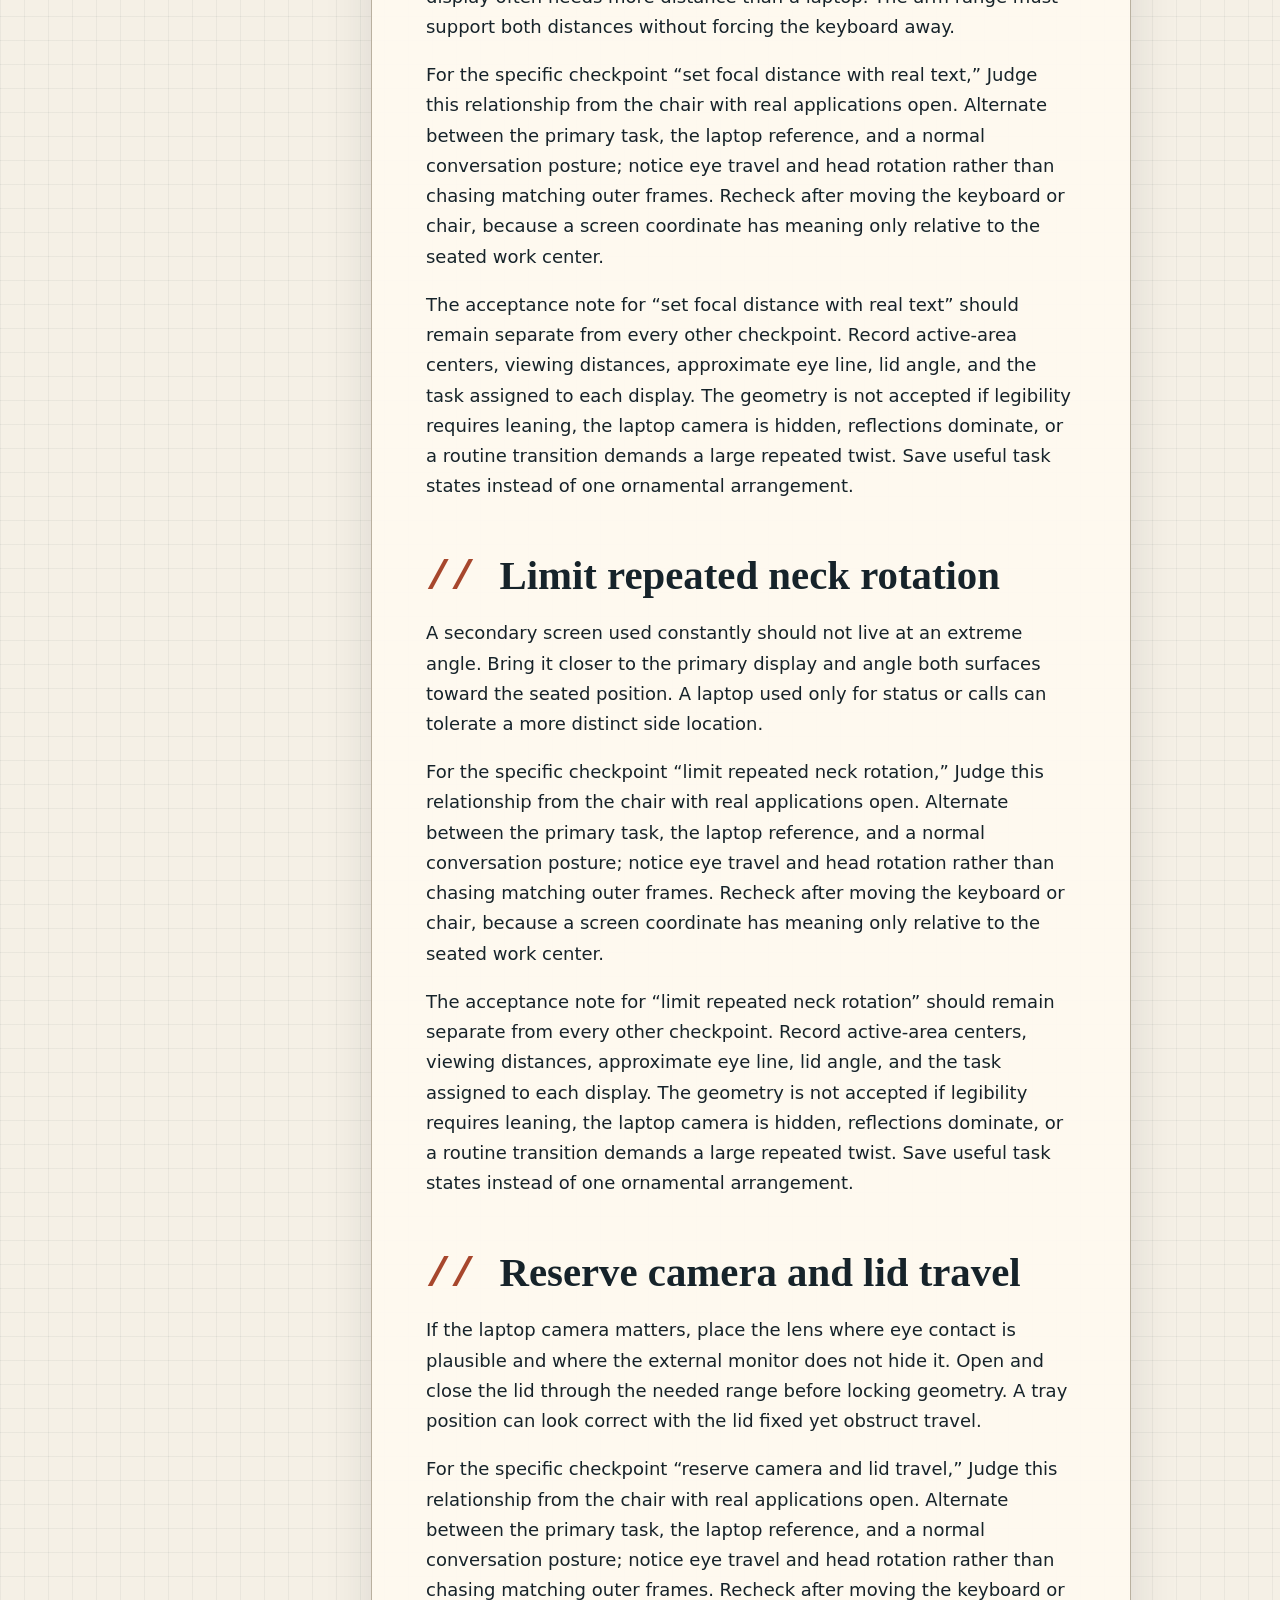
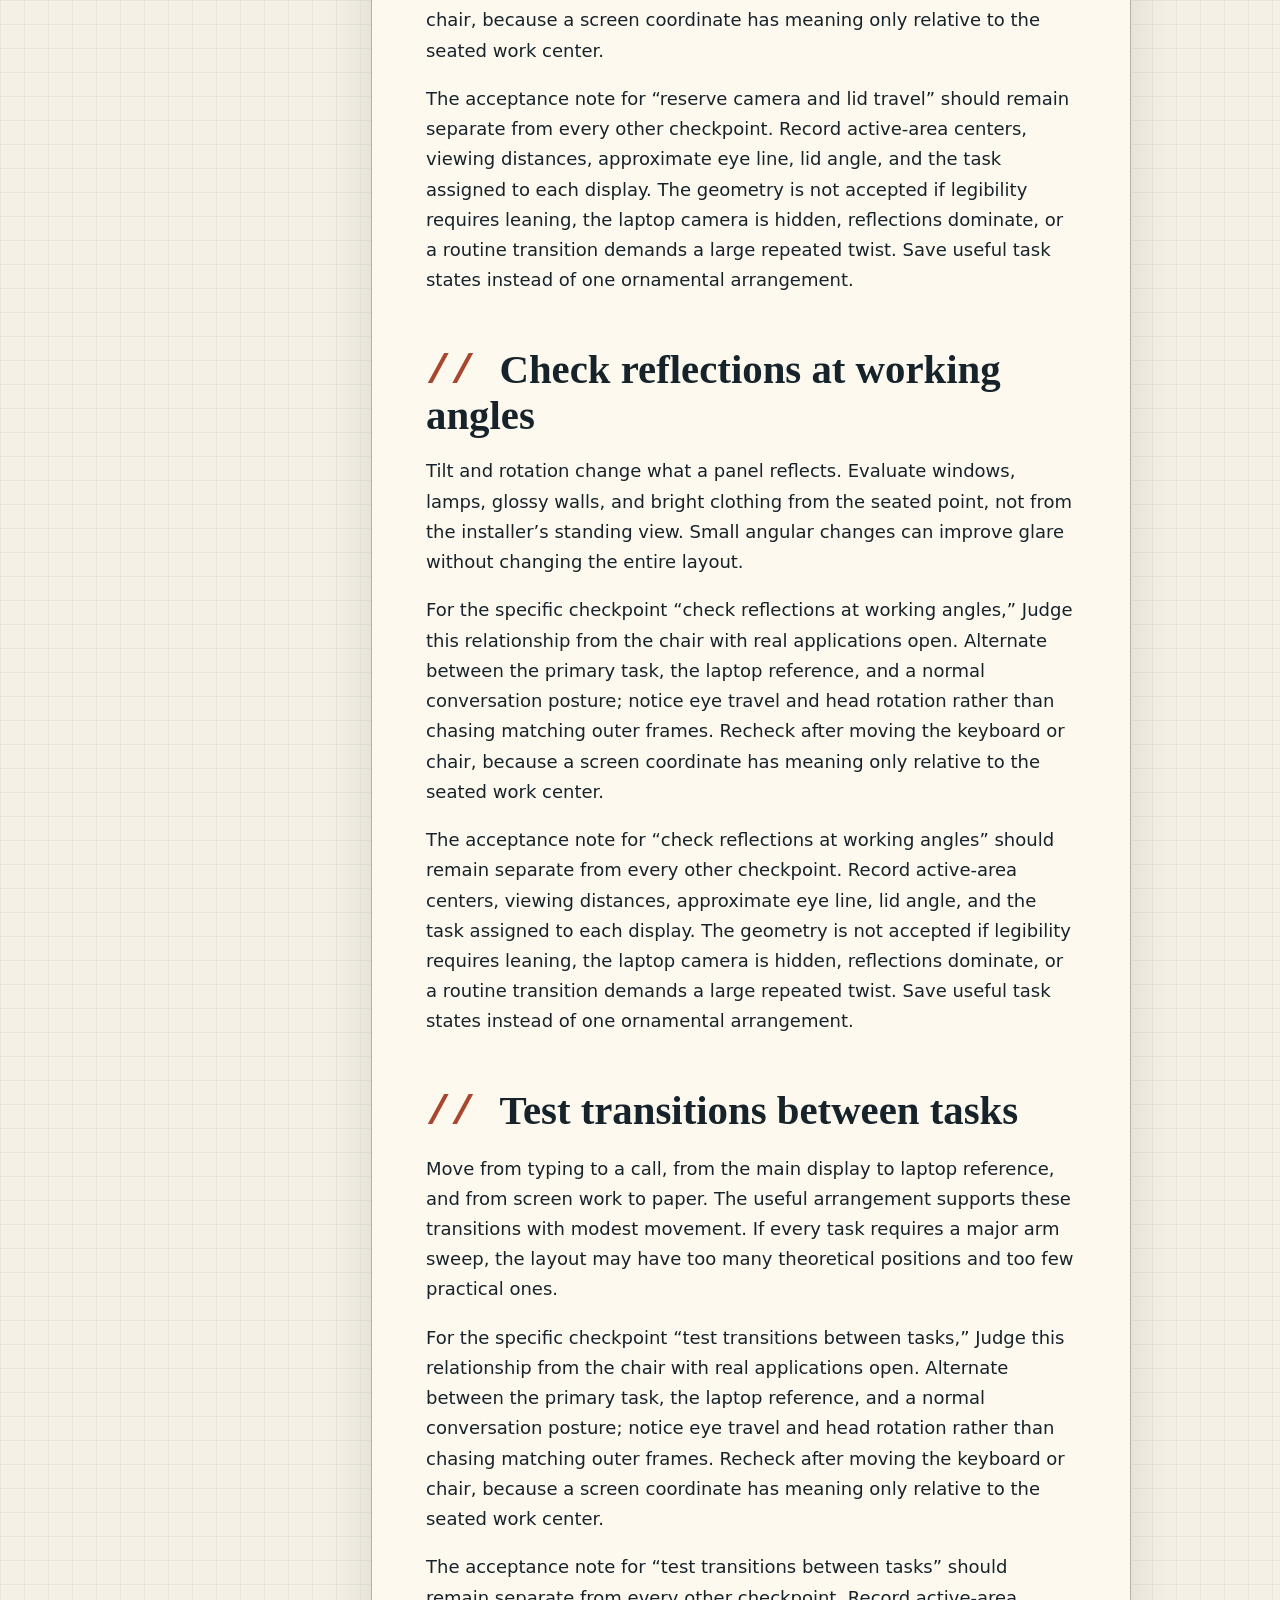
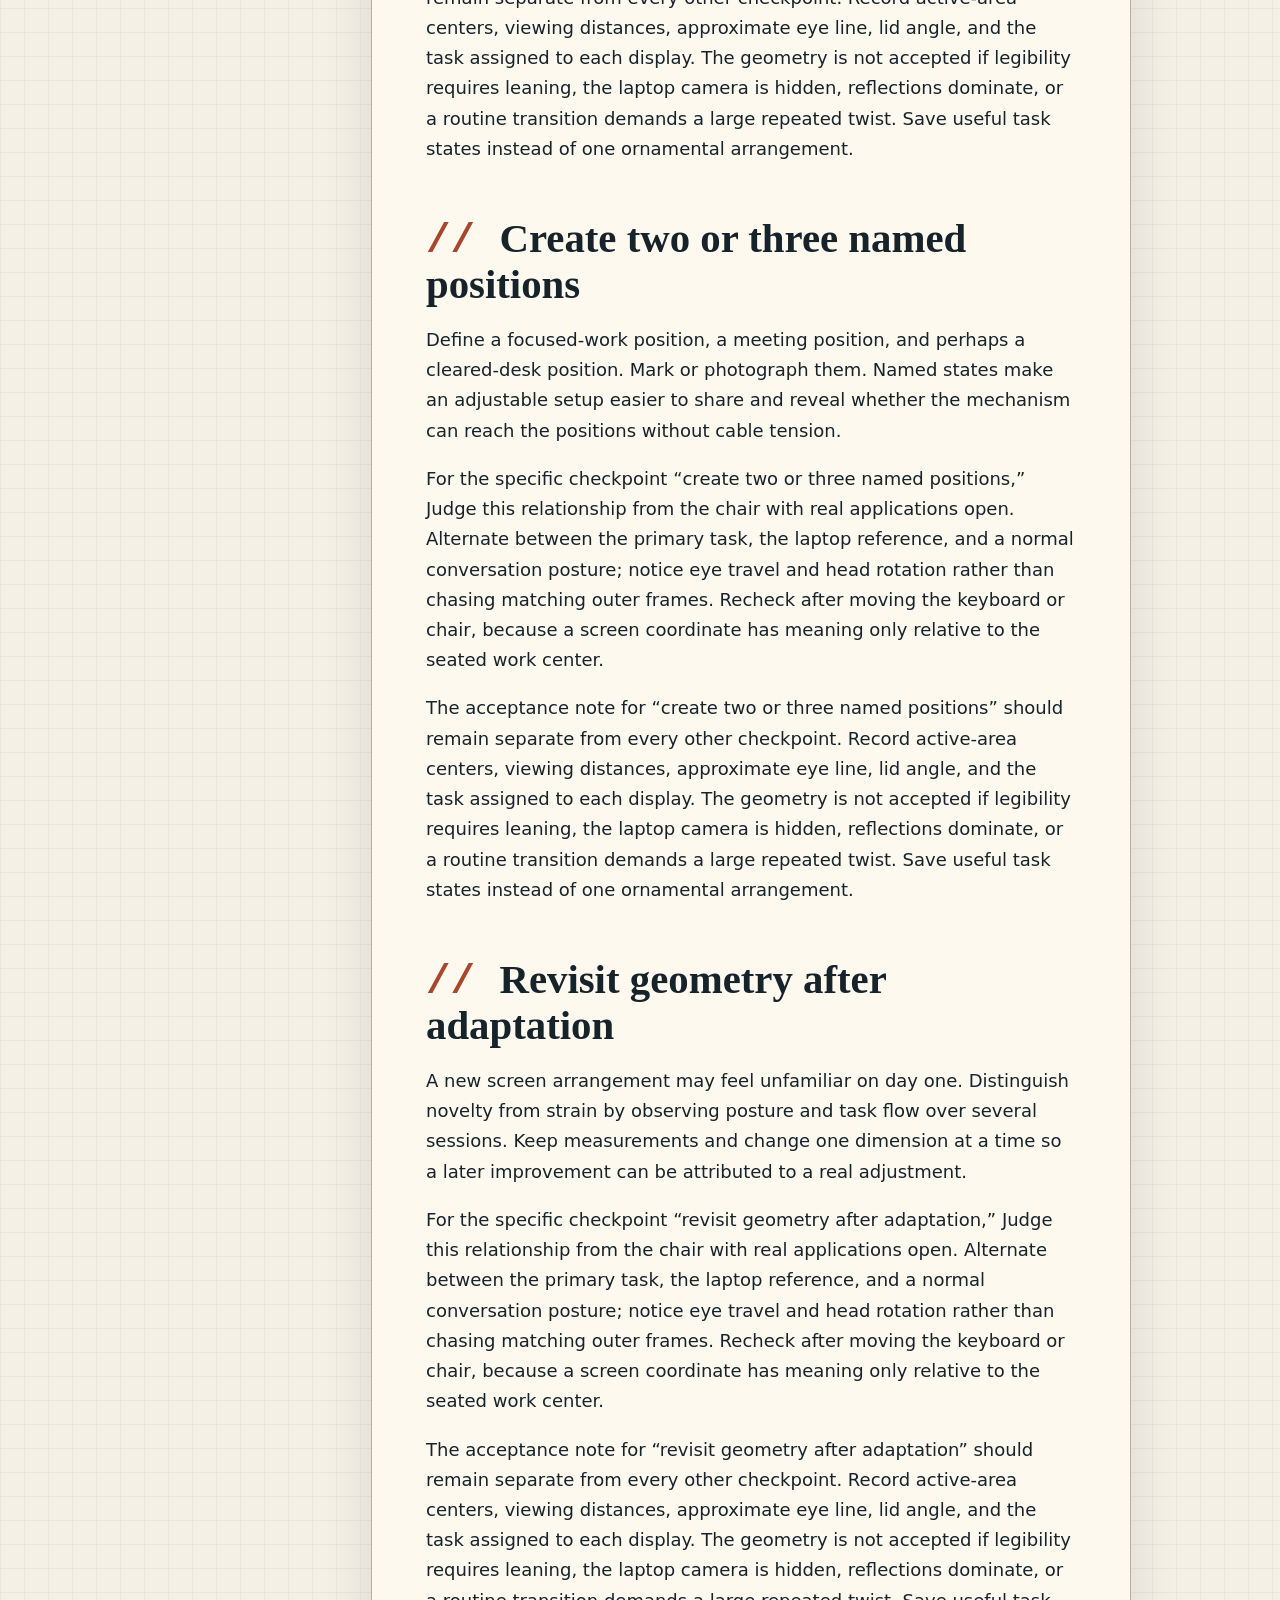
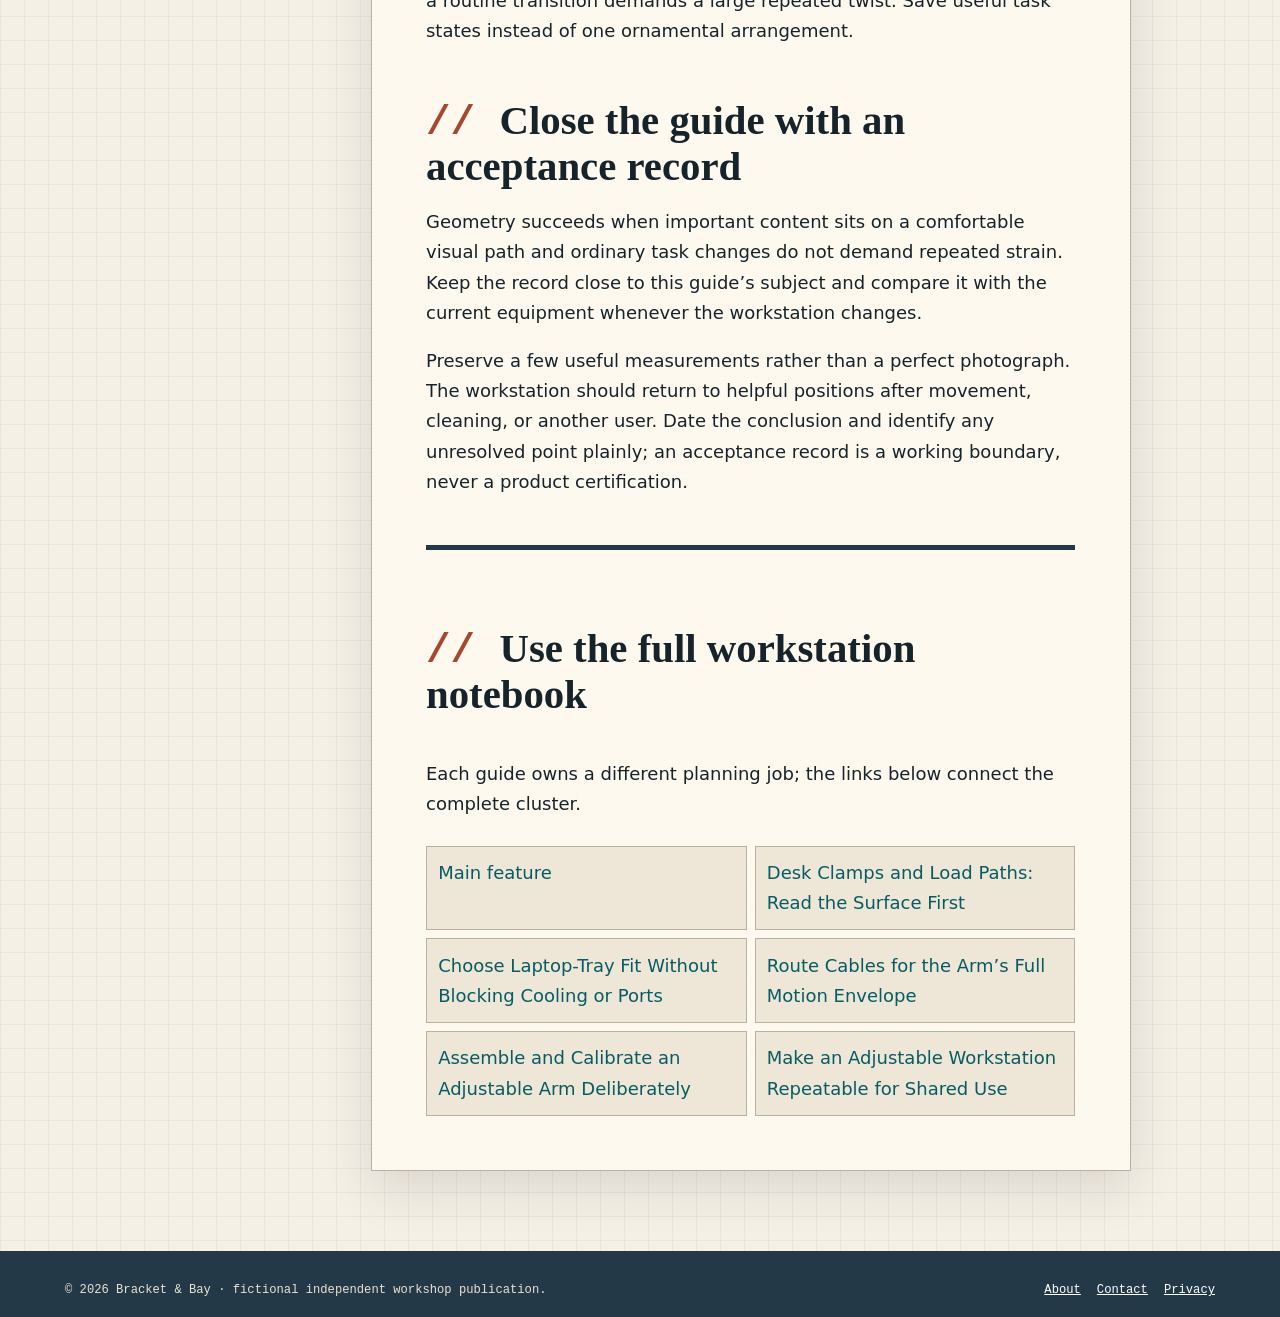
<file: screen-geometry-alignment.html>
<!doctype html><html lang="en"><head><meta charset="utf-8"><meta name="viewport" content="width=device-width,initial-scale=1"><title>Set Screen Geometry Before You Tighten the Hardware | Bracket &amp; Bay</title><meta name="description" content="A practical sequence for aligning an external monitor and raised laptop around sight lines, focal distance, posture, and the work that matters."><link rel="canonical" href="https://armaragex.github.io/lestallion-dual-monitor-laptop-tray-758/screen-geometry-alignment.html"><meta property="og:type" content="article"><meta property="og:title" content="Set Screen Geometry Before You Tighten the Hardware"><meta property="og:description" content="A practical sequence for aligning an external monitor and raised laptop around sight lines, focal distance, posture, and the work that matters."><meta property="og:url" content="https://armaragex.github.io/lestallion-dual-monitor-laptop-tray-758/screen-geometry-alignment.html"><meta property="og:image" content="https://armaragex.github.io/lestallion-dual-monitor-laptop-tray-758/screen-alignment-reach-zone.webp"><script type="application/ld+json">{"@context":"https://schema.org","@type":"Article","headline":"Set Screen Geometry Before You Tighten the Hardware","description":"A practical sequence for aligning an external monitor and raised laptop around sight lines, focal distance, posture, and the work that matters.","datePublished":"2026-09-19","dateModified":"2026-09-19","author":{"@type":"Person","name":"Rowan Vale"},"publisher":{"@type":"Organization","name":"Bracket & Bay"},"mainEntityOfPage":"https://armaragex.github.io/lestallion-dual-monitor-laptop-tray-758/screen-geometry-alignment.html"}</script><link rel="stylesheet" href="style.css"><script defer src="site.js"></script></head><body><a class="skip" href="#content">Skip to article</a><header class="mast"><div class="mastin"><a class="brand" href="index.html">Bracket &amp; Bay<small>adjustable desk field notes</small></a><button class="navtoggle" aria-expanded="false" aria-controls="nav">Menu</button><nav class="nav" id="nav" aria-label="Primary"><ul><li><a href="index.html">Feature</a></li><li class="dropdown"><button class="dropbtn" aria-expanded="false">Guides ▾</button><ul class="dropmenu"><li><a href="desk-clamp-load-path.html">Desk Clamps and Load Paths: Read the Surface First</a></li><li><a href="screen-geometry-alignment.html">Set Screen Geometry Before You Tighten the Hardware</a></li><li><a href="laptop-tray-fit-cooling.html">Choose Laptop-Tray Fit Without Blocking Cooling or Ports</a></li><li><a href="cable-slack-movement.html">Route Cables for the Arm’s Full Motion Envelope</a></li><li><a href="assembly-tension-calibration.html">Assemble and Calibrate an Adjustable Arm Deliberately</a></li><li><a href="shared-desk-reset-maintenance.html">Make an Adjustable Workstation Repeatable for Shared Use</a></li></ul></li><li><a href="about.html">About</a></li></ul></nav></div></header><section class="hero"><div><span class="kicker">Workshop file 758 · Phase A</span><h1>Set Screen Geometry Before You Tighten the Hardware</h1><p class="dek">A practical sequence for aligning an external monitor and raised laptop around sight lines, focal distance, posture, and the work that matters.</p></div><figure><img class="" src="screen-alignment-reach-zone.webp" width="1400" height="788" alt="Monitor and laptop aligned around a centered keyboard" decoding="async" loading="lazy"><figcaption>Original unbranded editorial scene generated for this workshop issue.</figcaption></figure></section><main class="layout" id="content"><aside class="indexrail"><strong>Notebook</strong><a href="index.html">Feature</a><a href="desk-clamp-load-path.html">Desk Clamps and Load Paths: Read the Surface First</a><a href="screen-geometry-alignment.html">Set Screen Geometry Before You Tighten the Hardware</a><a href="laptop-tray-fit-cooling.html">Choose Laptop-Tray Fit Without Blocking Cooling or Ports</a><a href="cable-slack-movement.html">Route Cables for the Arm’s Full Motion Envelope</a><a href="assembly-tension-calibration.html">Assemble and Calibrate an Adjustable Arm Deliberately</a><a href="shared-desk-reset-maintenance.html">Make an Adjustable Workstation Repeatable for Shared Use</a></aside><article class="article"><p class="byline">Guide by Rowan Vale · Adjustment range is valuable only when it supports the eyes, tasks, and transitions of a real workday. This guide converts screen placement from decorative symmetry into measured working geometry.</p><section><h2>Declare a primary visual surface</h2><p>Choose which display carries the task that deserves the most neutral head position. Coding, drafting, writing, conferencing, and reference work create different centers. Once the primary surface is named, the secondary laptop can be placed to support it rather than competing for symmetry.</p><p>For the specific checkpoint “declare a primary visual surface,” Judge this relationship from the chair with real applications open. Alternate between the primary task, the laptop reference, and a normal conversation posture; notice eye travel and head rotation rather than chasing matching outer frames. Recheck after moving the keyboard or chair, because a screen coordinate has meaning only relative to the seated work center.</p><p>The acceptance note for “declare a primary visual surface” should remain separate from every other checkpoint. Record active-area centers, viewing distances, approximate eye line, lid angle, and the task assigned to each display. The geometry is not accepted if legibility requires leaning, the laptop camera is hidden, reflections dominate, or a routine transition demands a large repeated twist. Save useful task states instead of one ornamental arrangement.</p></section><section><h2>Measure from the seated eye position</h2><p>Sit with the chair, keyboard, and desk at their normal settings. Have someone mark approximate eye height or use a stable reference. Measurements taken while standing at the side often produce a screen height that looks tidy but feels wrong during a long session.</p><p>For the specific checkpoint “measure from the seated eye position,” Judge this relationship from the chair with real applications open. Alternate between the primary task, the laptop reference, and a normal conversation posture; notice eye travel and head rotation rather than chasing matching outer frames. Recheck after moving the keyboard or chair, because a screen coordinate has meaning only relative to the seated work center.</p><p>The acceptance note for “measure from the seated eye position” should remain separate from every other checkpoint. Record active-area centers, viewing distances, approximate eye line, lid angle, and the task assigned to each display. The geometry is not accepted if legibility requires leaning, the laptop camera is hidden, reflections dominate, or a routine transition demands a large repeated twist. Save useful task states instead of one ornamental arrangement.</p></section><section><h2>Match useful content, not bezel edges</h2><p>A laptop and desktop monitor differ in physical size, resolution, scaling, and active-area height. Align the parts of the documents you compare frequently. Perfect bezel alignment can be less helpful than placing two working regions on a comfortable visual path.</p><p>For the specific checkpoint “match useful content, not bezel edges,” Judge this relationship from the chair with real applications open. Alternate between the primary task, the laptop reference, and a normal conversation posture; notice eye travel and head rotation rather than chasing matching outer frames. Recheck after moving the keyboard or chair, because a screen coordinate has meaning only relative to the seated work center.</p><p>The acceptance note for “match useful content, not bezel edges” should remain separate from every other checkpoint. Record active-area centers, viewing distances, approximate eye line, lid angle, and the task assigned to each display. The geometry is not accepted if legibility requires leaning, the laptop camera is hidden, reflections dominate, or a routine transition demands a large repeated twist. Save useful task states instead of one ornamental arrangement.</p></section><section><h2>Set focal distance with real text</h2><p>Open the applications and text sizes used every day, then position each screen where detail is legible without leaning. A large external display often needs more distance than a laptop. The arm range must support both distances without forcing the keyboard away.</p><p>For the specific checkpoint “set focal distance with real text,” Judge this relationship from the chair with real applications open. Alternate between the primary task, the laptop reference, and a normal conversation posture; notice eye travel and head rotation rather than chasing matching outer frames. Recheck after moving the keyboard or chair, because a screen coordinate has meaning only relative to the seated work center.</p><p>The acceptance note for “set focal distance with real text” should remain separate from every other checkpoint. Record active-area centers, viewing distances, approximate eye line, lid angle, and the task assigned to each display. The geometry is not accepted if legibility requires leaning, the laptop camera is hidden, reflections dominate, or a routine transition demands a large repeated twist. Save useful task states instead of one ornamental arrangement.</p></section><section><h2>Limit repeated neck rotation</h2><p>A secondary screen used constantly should not live at an extreme angle. Bring it closer to the primary display and angle both surfaces toward the seated position. A laptop used only for status or calls can tolerate a more distinct side location.</p><p>For the specific checkpoint “limit repeated neck rotation,” Judge this relationship from the chair with real applications open. Alternate between the primary task, the laptop reference, and a normal conversation posture; notice eye travel and head rotation rather than chasing matching outer frames. Recheck after moving the keyboard or chair, because a screen coordinate has meaning only relative to the seated work center.</p><p>The acceptance note for “limit repeated neck rotation” should remain separate from every other checkpoint. Record active-area centers, viewing distances, approximate eye line, lid angle, and the task assigned to each display. The geometry is not accepted if legibility requires leaning, the laptop camera is hidden, reflections dominate, or a routine transition demands a large repeated twist. Save useful task states instead of one ornamental arrangement.</p></section><section><h2>Reserve camera and lid travel</h2><p>If the laptop camera matters, place the lens where eye contact is plausible and where the external monitor does not hide it. Open and close the lid through the needed range before locking geometry. A tray position can look correct with the lid fixed yet obstruct travel.</p><p>For the specific checkpoint “reserve camera and lid travel,” Judge this relationship from the chair with real applications open. Alternate between the primary task, the laptop reference, and a normal conversation posture; notice eye travel and head rotation rather than chasing matching outer frames. Recheck after moving the keyboard or chair, because a screen coordinate has meaning only relative to the seated work center.</p><p>The acceptance note for “reserve camera and lid travel” should remain separate from every other checkpoint. Record active-area centers, viewing distances, approximate eye line, lid angle, and the task assigned to each display. The geometry is not accepted if legibility requires leaning, the laptop camera is hidden, reflections dominate, or a routine transition demands a large repeated twist. Save useful task states instead of one ornamental arrangement.</p></section><section><h2>Check reflections at working angles</h2><p>Tilt and rotation change what a panel reflects. Evaluate windows, lamps, glossy walls, and bright clothing from the seated point, not from the installer’s standing view. Small angular changes can improve glare without changing the entire layout.</p><p>For the specific checkpoint “check reflections at working angles,” Judge this relationship from the chair with real applications open. Alternate between the primary task, the laptop reference, and a normal conversation posture; notice eye travel and head rotation rather than chasing matching outer frames. Recheck after moving the keyboard or chair, because a screen coordinate has meaning only relative to the seated work center.</p><p>The acceptance note for “check reflections at working angles” should remain separate from every other checkpoint. Record active-area centers, viewing distances, approximate eye line, lid angle, and the task assigned to each display. The geometry is not accepted if legibility requires leaning, the laptop camera is hidden, reflections dominate, or a routine transition demands a large repeated twist. Save useful task states instead of one ornamental arrangement.</p></section><section><h2>Test transitions between tasks</h2><p>Move from typing to a call, from the main display to laptop reference, and from screen work to paper. The useful arrangement supports these transitions with modest movement. If every task requires a major arm sweep, the layout may have too many theoretical positions and too few practical ones.</p><p>For the specific checkpoint “test transitions between tasks,” Judge this relationship from the chair with real applications open. Alternate between the primary task, the laptop reference, and a normal conversation posture; notice eye travel and head rotation rather than chasing matching outer frames. Recheck after moving the keyboard or chair, because a screen coordinate has meaning only relative to the seated work center.</p><p>The acceptance note for “test transitions between tasks” should remain separate from every other checkpoint. Record active-area centers, viewing distances, approximate eye line, lid angle, and the task assigned to each display. The geometry is not accepted if legibility requires leaning, the laptop camera is hidden, reflections dominate, or a routine transition demands a large repeated twist. Save useful task states instead of one ornamental arrangement.</p></section><section><h2>Create two or three named positions</h2><p>Define a focused-work position, a meeting position, and perhaps a cleared-desk position. Mark or photograph them. Named states make an adjustable setup easier to share and reveal whether the mechanism can reach the positions without cable tension.</p><p>For the specific checkpoint “create two or three named positions,” Judge this relationship from the chair with real applications open. Alternate between the primary task, the laptop reference, and a normal conversation posture; notice eye travel and head rotation rather than chasing matching outer frames. Recheck after moving the keyboard or chair, because a screen coordinate has meaning only relative to the seated work center.</p><p>The acceptance note for “create two or three named positions” should remain separate from every other checkpoint. Record active-area centers, viewing distances, approximate eye line, lid angle, and the task assigned to each display. The geometry is not accepted if legibility requires leaning, the laptop camera is hidden, reflections dominate, or a routine transition demands a large repeated twist. Save useful task states instead of one ornamental arrangement.</p></section><section><h2>Revisit geometry after adaptation</h2><p>A new screen arrangement may feel unfamiliar on day one. Distinguish novelty from strain by observing posture and task flow over several sessions. Keep measurements and change one dimension at a time so a later improvement can be attributed to a real adjustment.</p><p>For the specific checkpoint “revisit geometry after adaptation,” Judge this relationship from the chair with real applications open. Alternate between the primary task, the laptop reference, and a normal conversation posture; notice eye travel and head rotation rather than chasing matching outer frames. Recheck after moving the keyboard or chair, because a screen coordinate has meaning only relative to the seated work center.</p><p>The acceptance note for “revisit geometry after adaptation” should remain separate from every other checkpoint. Record active-area centers, viewing distances, approximate eye line, lid angle, and the task assigned to each display. The geometry is not accepted if legibility requires leaning, the laptop camera is hidden, reflections dominate, or a routine transition demands a large repeated twist. Save useful task states instead of one ornamental arrangement.</p></section><section><h2>Close the guide with an acceptance record</h2><p>Geometry succeeds when important content sits on a comfortable visual path and ordinary task changes do not demand repeated strain. Keep the record close to this guide’s subject and compare it with the current equipment whenever the workstation changes.</p><p>Preserve a few useful measurements rather than a perfect photograph. The workstation should return to helpful positions after movement, cleaning, or another user. Date the conclusion and identify any unresolved point plainly; an acceptance record is a working boundary, never a product certification.</p></section><aside class="guidegrid"><h2>Use the full workstation notebook</h2><p>Each guide owns a different planning job; the links below connect the complete cluster.</p><a href="index.html">Main feature</a><a href="desk-clamp-load-path.html">Desk Clamps and Load Paths: Read the Surface First</a><a href="laptop-tray-fit-cooling.html">Choose Laptop-Tray Fit Without Blocking Cooling or Ports</a><a href="cable-slack-movement.html">Route Cables for the Arm’s Full Motion Envelope</a><a href="assembly-tension-calibration.html">Assemble and Calibrate an Adjustable Arm Deliberately</a><a href="shared-desk-reset-maintenance.html">Make an Adjustable Workstation Repeatable for Shared Use</a></aside></article></main><footer class="foot"><span>© 2026 Bracket &amp; Bay · fictional independent workshop publication.</span><nav><a href="about.html">About</a><a href="contact.html">Contact</a><a href="privacy.html">Privacy</a></nav></footer></body></html>
</file>
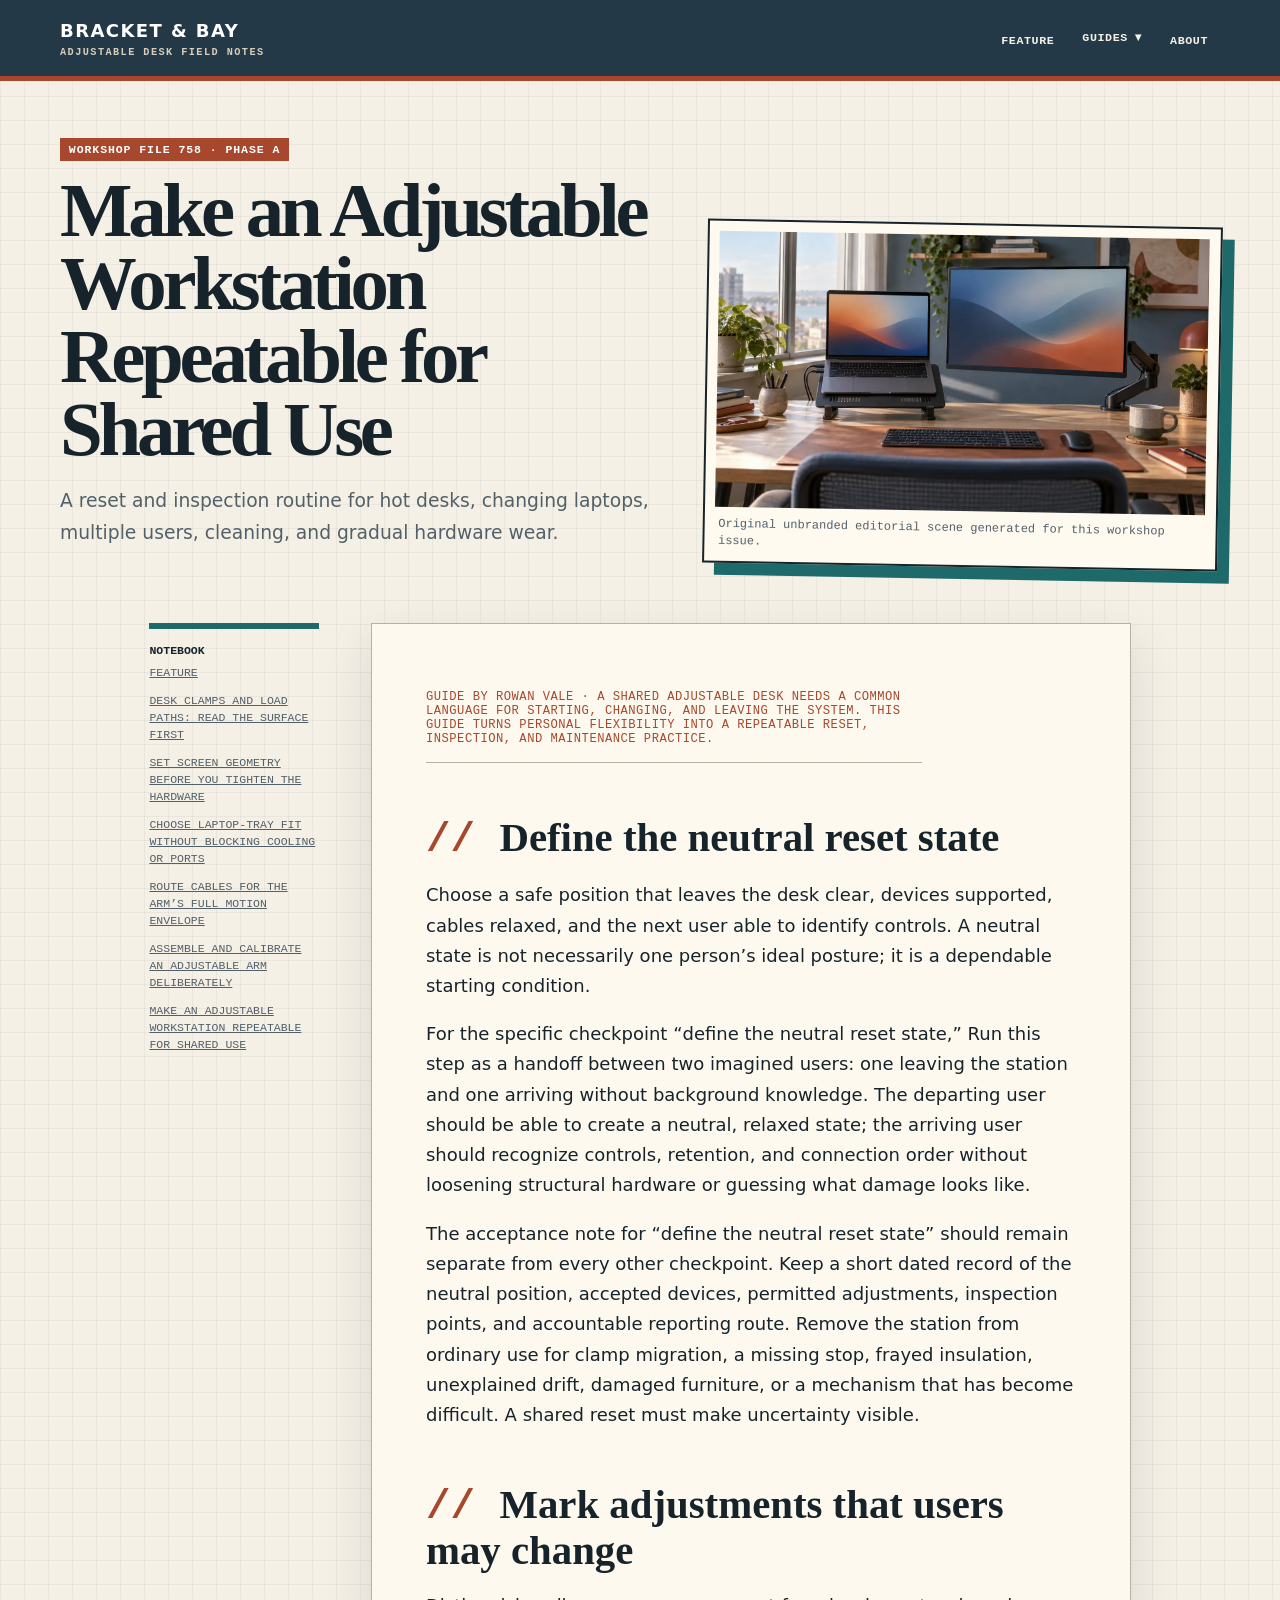
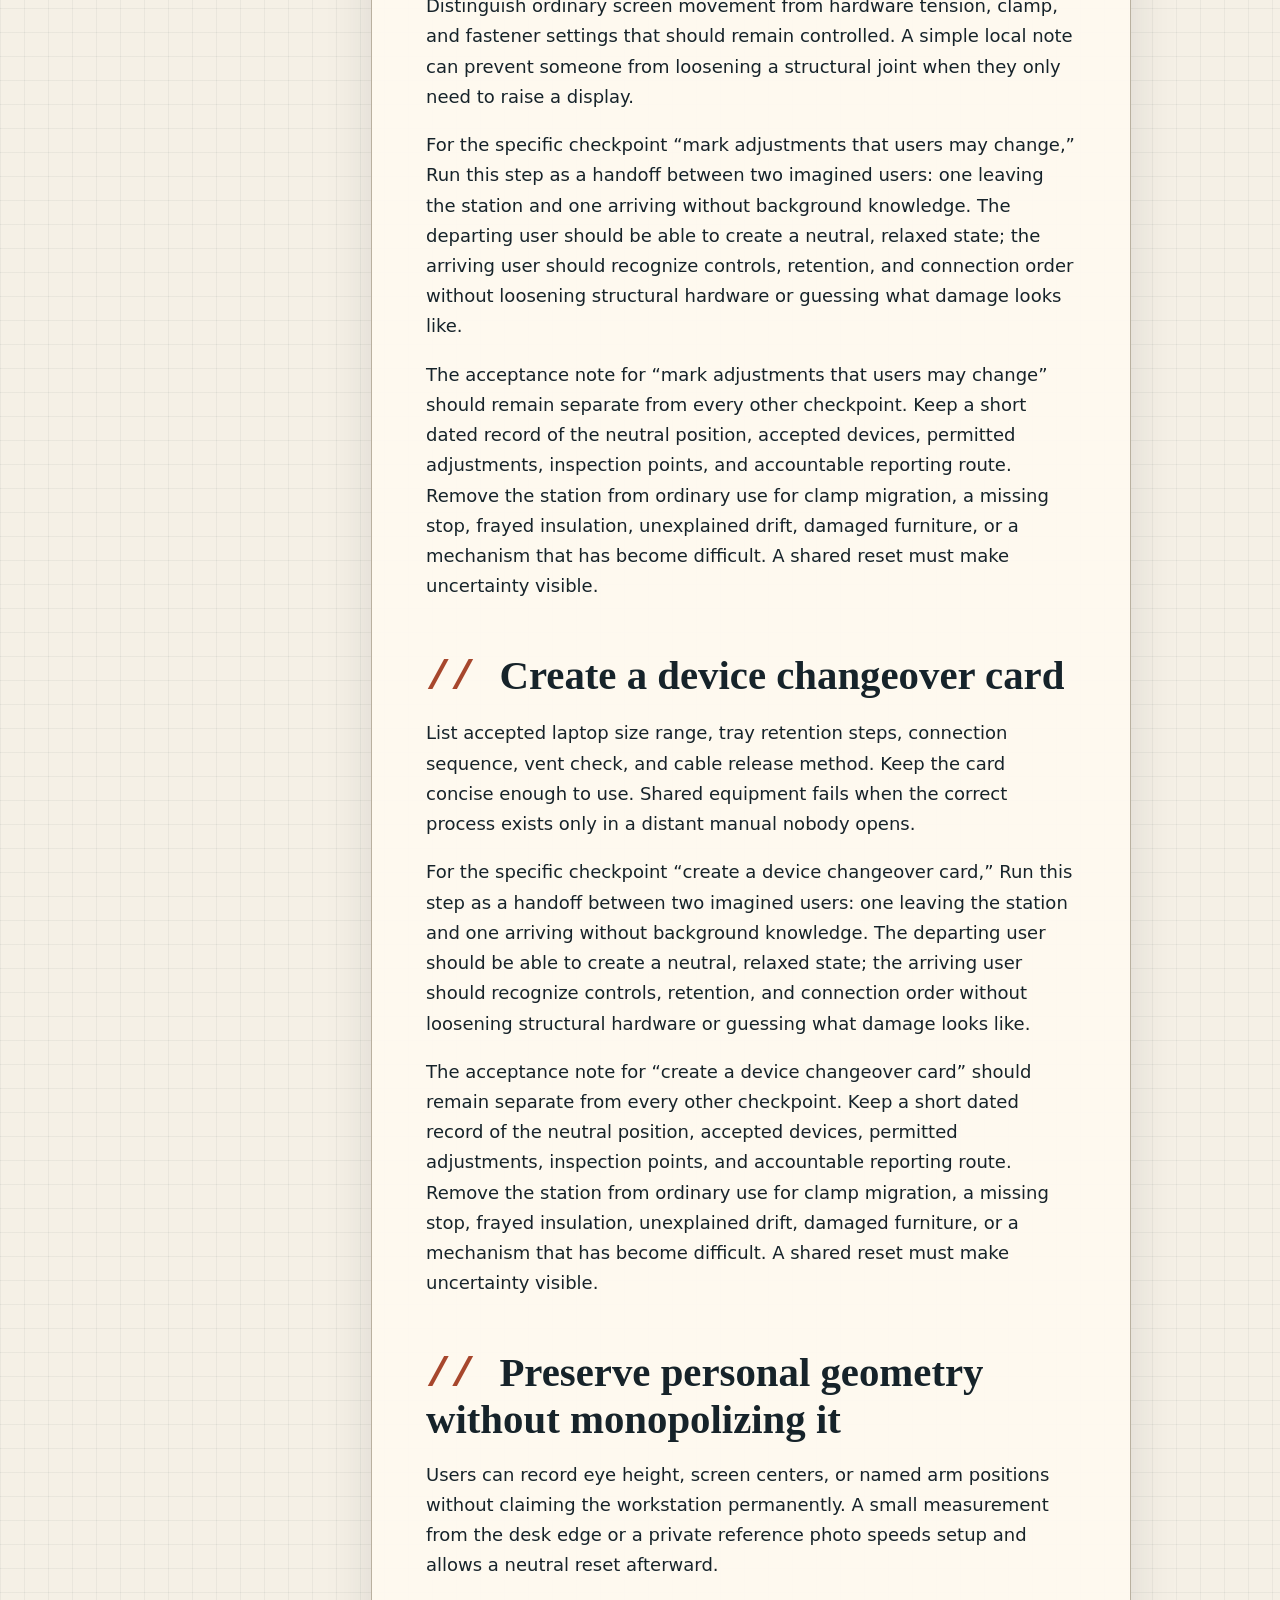
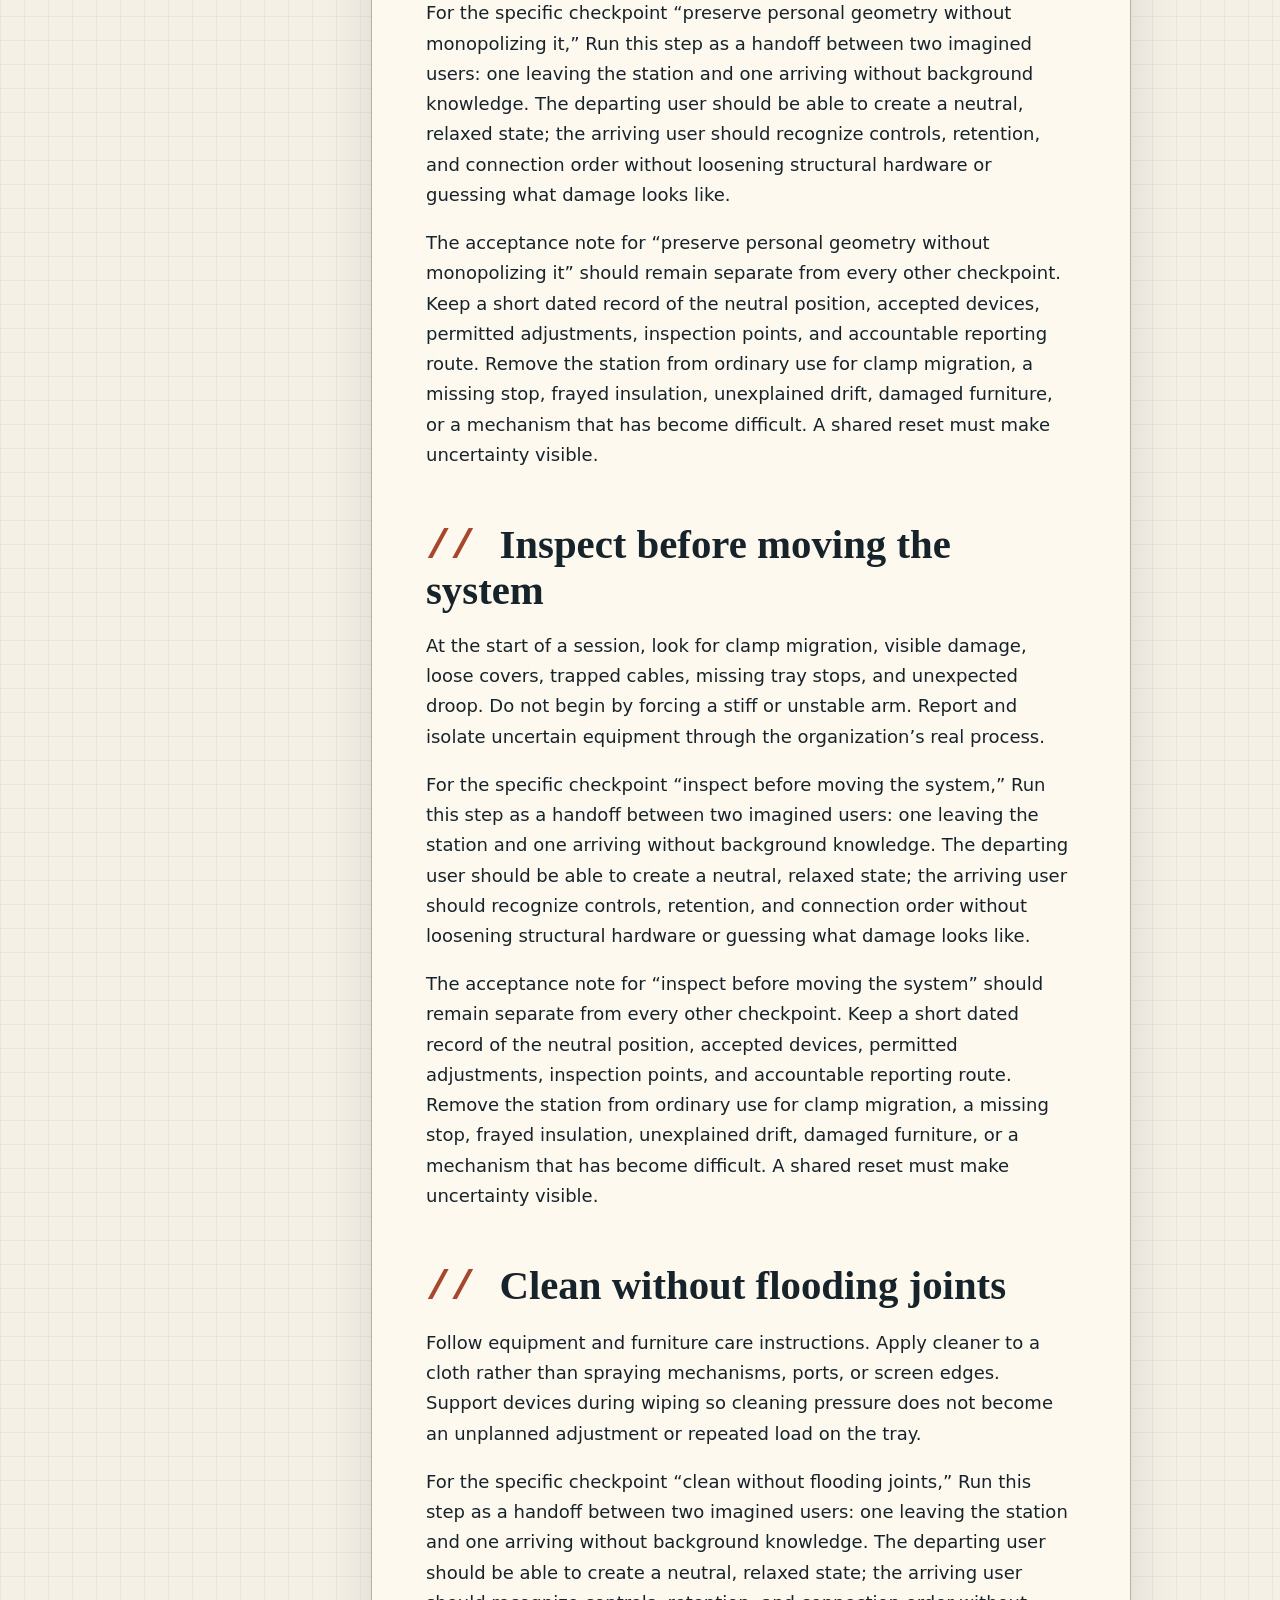
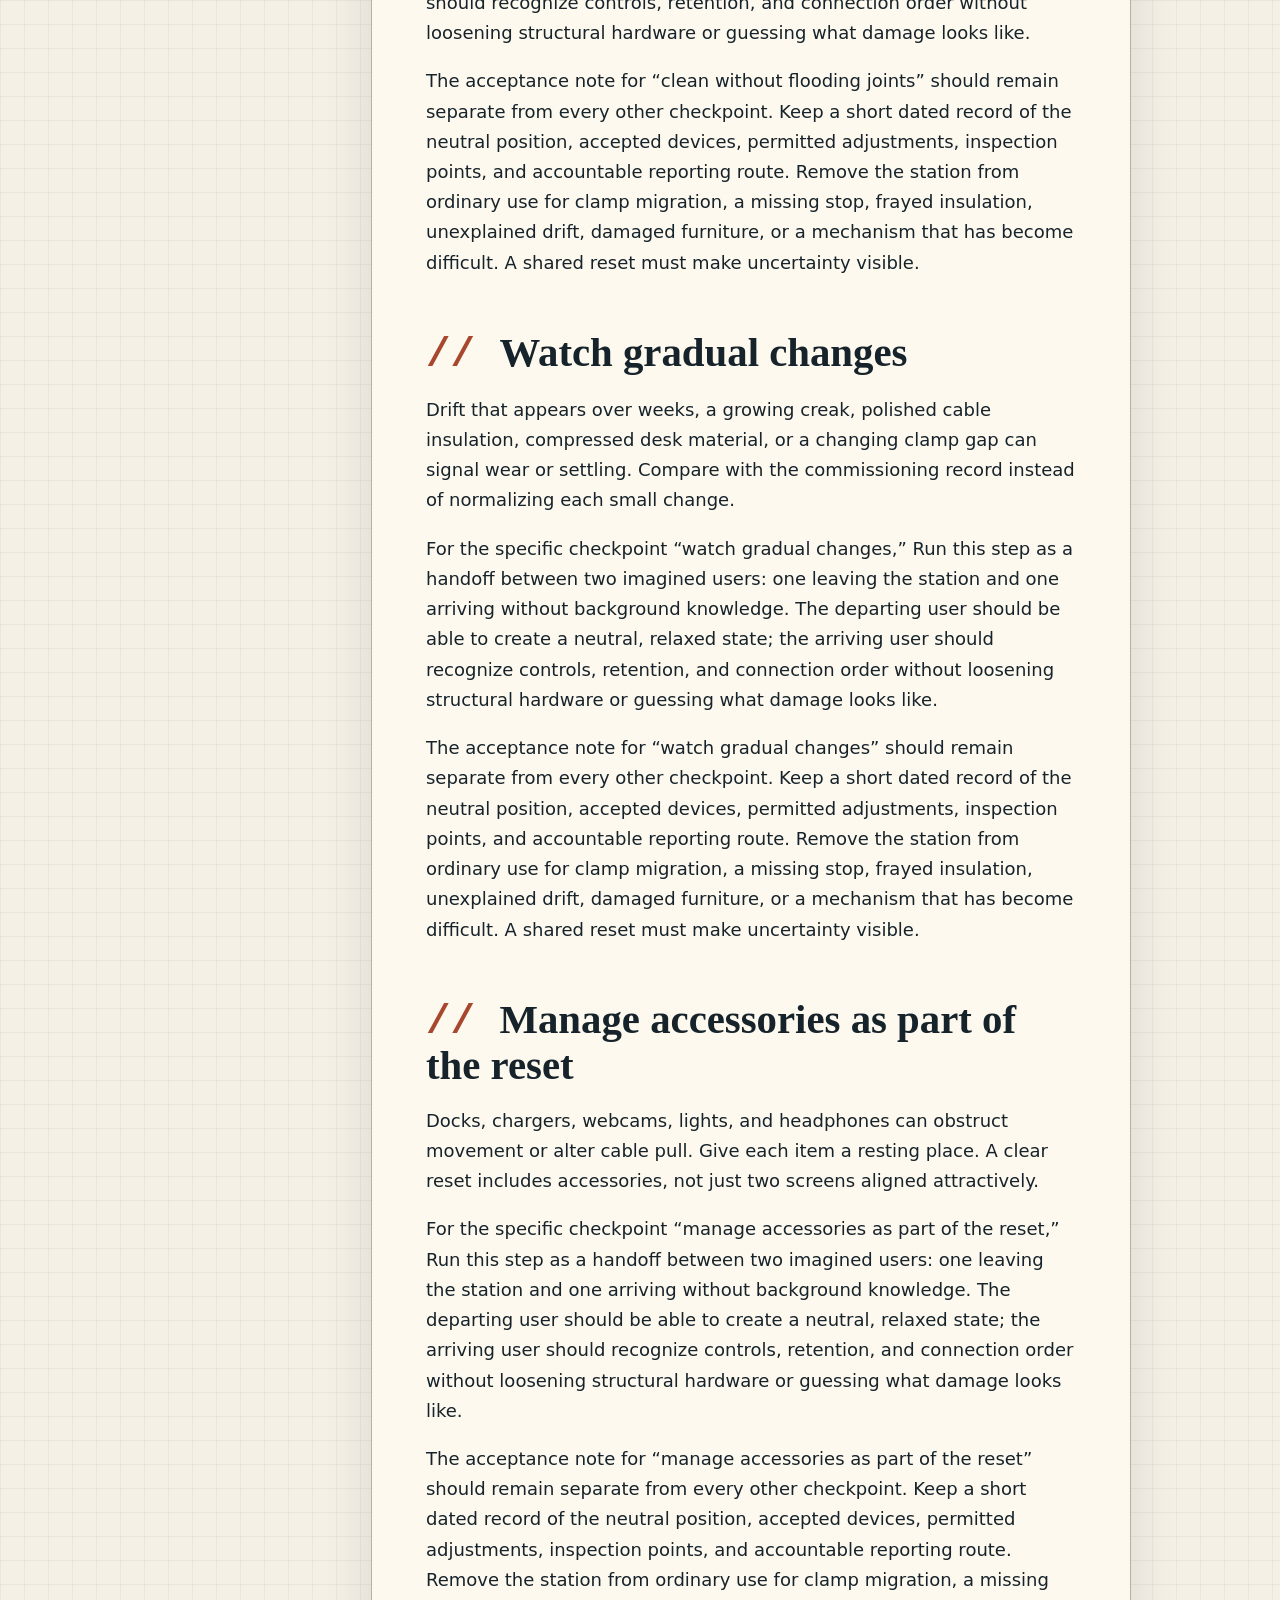
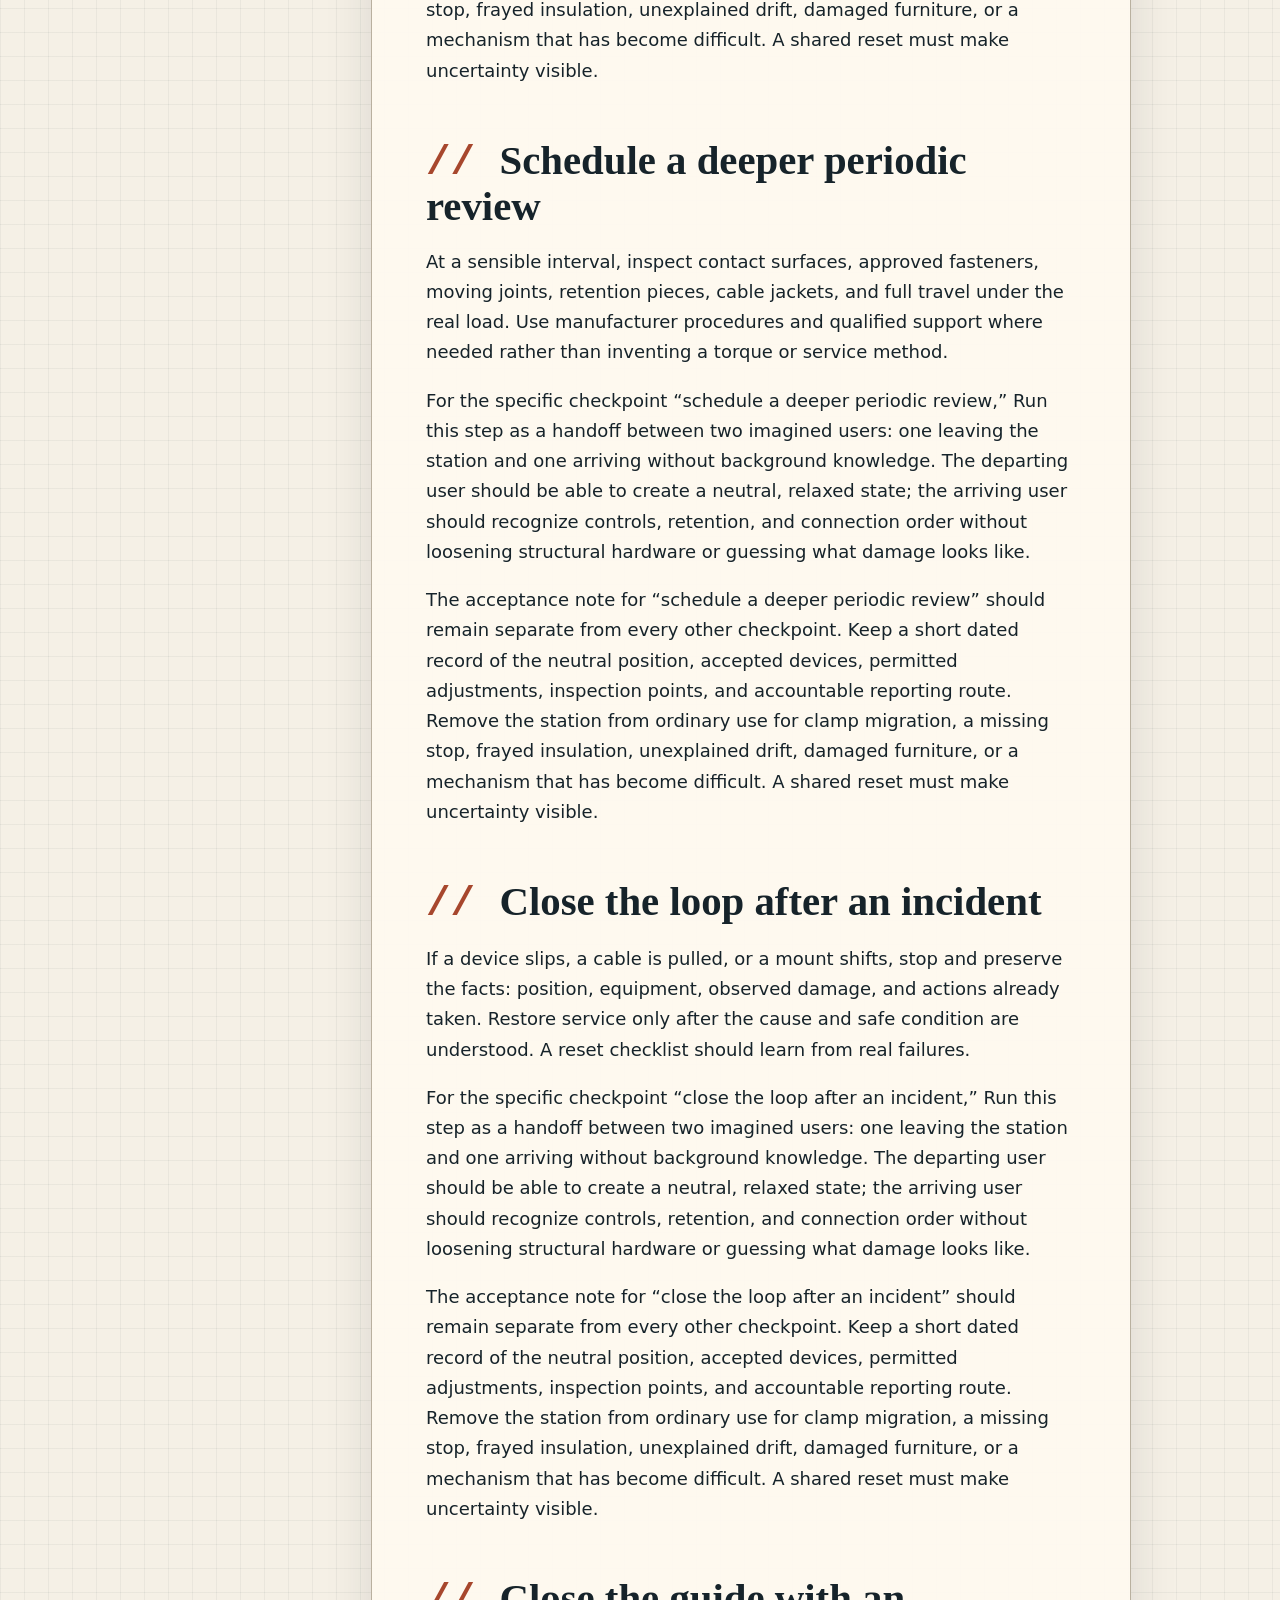
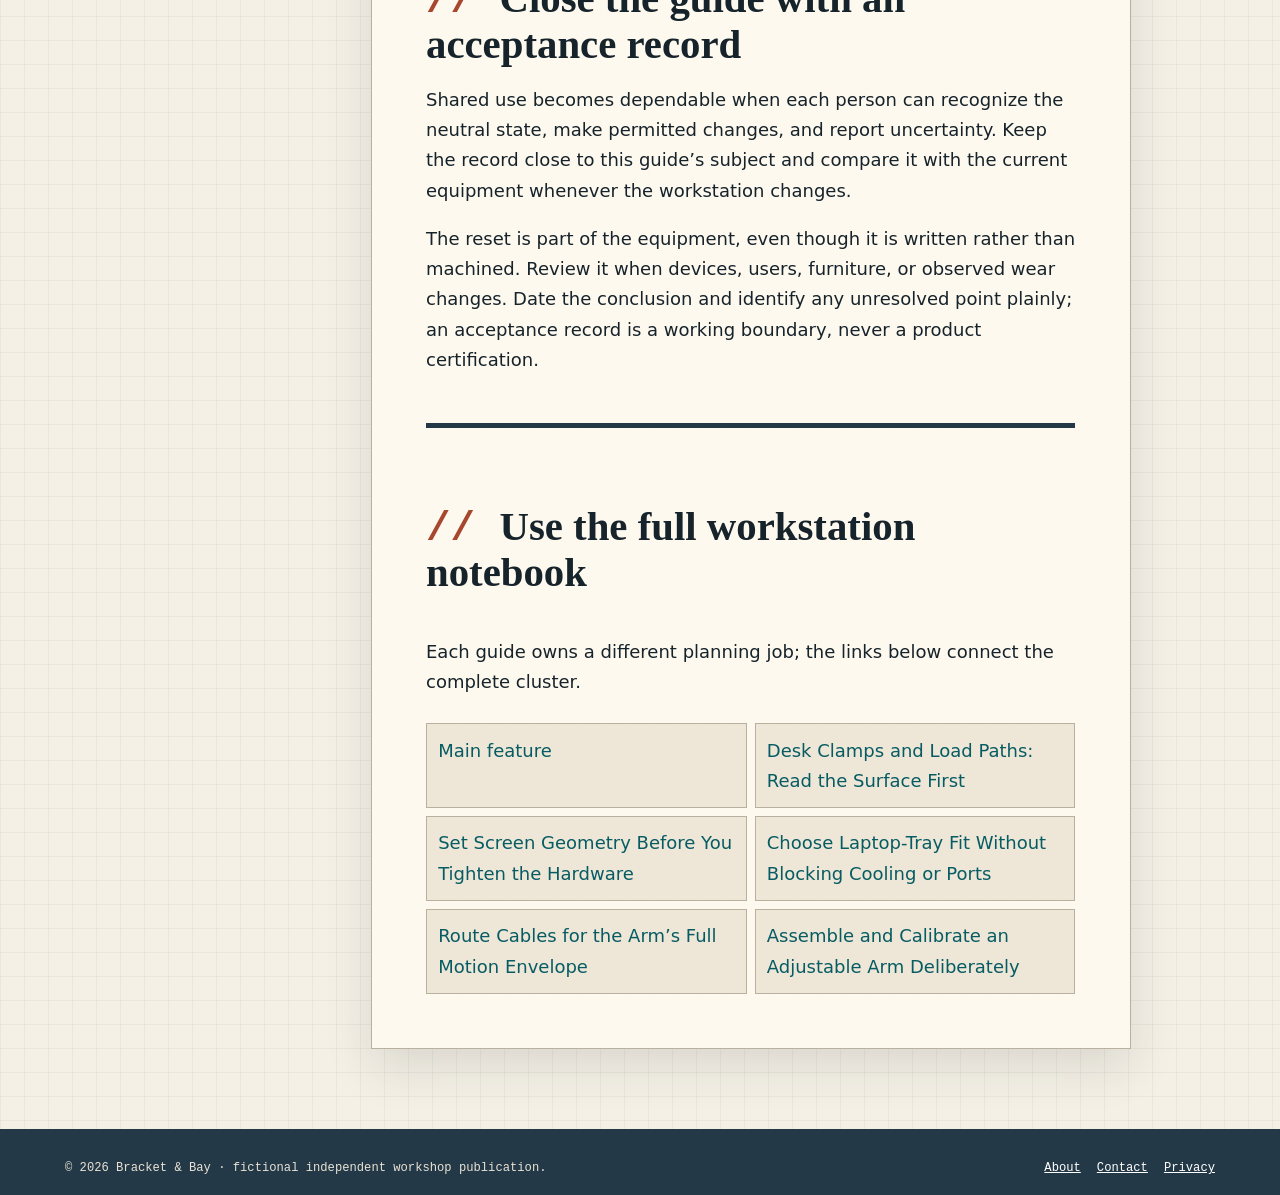
<file: shared-desk-reset-maintenance.html>
<!doctype html><html lang="en"><head><meta charset="utf-8"><meta name="viewport" content="width=device-width,initial-scale=1"><title>Make an Adjustable Workstation Repeatable for Shared Use | Bracket &amp; Bay</title><meta name="description" content="A reset and inspection routine for hot desks, changing laptops, multiple users, cleaning, and gradual hardware wear."><link rel="canonical" href="https://armaragex.github.io/lestallion-dual-monitor-laptop-tray-758/shared-desk-reset-maintenance.html"><meta property="og:type" content="article"><meta property="og:title" content="Make an Adjustable Workstation Repeatable for Shared Use"><meta property="og:description" content="A reset and inspection routine for hot desks, changing laptops, multiple users, cleaning, and gradual hardware wear."><meta property="og:url" content="https://armaragex.github.io/lestallion-dual-monitor-laptop-tray-758/shared-desk-reset-maintenance.html"><meta property="og:image" content="https://armaragex.github.io/lestallion-dual-monitor-laptop-tray-758/screen-alignment-reach-zone.webp"><script type="application/ld+json">{"@context":"https://schema.org","@type":"Article","headline":"Make an Adjustable Workstation Repeatable for Shared Use","description":"A reset and inspection routine for hot desks, changing laptops, multiple users, cleaning, and gradual hardware wear.","datePublished":"2026-09-19","dateModified":"2026-09-19","author":{"@type":"Person","name":"Rowan Vale"},"publisher":{"@type":"Organization","name":"Bracket & Bay"},"mainEntityOfPage":"https://armaragex.github.io/lestallion-dual-monitor-laptop-tray-758/shared-desk-reset-maintenance.html"}</script><link rel="stylesheet" href="style.css"><script defer src="site.js"></script></head><body><a class="skip" href="#content">Skip to article</a><header class="mast"><div class="mastin"><a class="brand" href="index.html">Bracket &amp; Bay<small>adjustable desk field notes</small></a><button class="navtoggle" aria-expanded="false" aria-controls="nav">Menu</button><nav class="nav" id="nav" aria-label="Primary"><ul><li><a href="index.html">Feature</a></li><li class="dropdown"><button class="dropbtn" aria-expanded="false">Guides ▾</button><ul class="dropmenu"><li><a href="desk-clamp-load-path.html">Desk Clamps and Load Paths: Read the Surface First</a></li><li><a href="screen-geometry-alignment.html">Set Screen Geometry Before You Tighten the Hardware</a></li><li><a href="laptop-tray-fit-cooling.html">Choose Laptop-Tray Fit Without Blocking Cooling or Ports</a></li><li><a href="cable-slack-movement.html">Route Cables for the Arm’s Full Motion Envelope</a></li><li><a href="assembly-tension-calibration.html">Assemble and Calibrate an Adjustable Arm Deliberately</a></li><li><a href="shared-desk-reset-maintenance.html">Make an Adjustable Workstation Repeatable for Shared Use</a></li></ul></li><li><a href="about.html">About</a></li></ul></nav></div></header><section class="hero"><div><span class="kicker">Workshop file 758 · Phase A</span><h1>Make an Adjustable Workstation Repeatable for Shared Use</h1><p class="dek">A reset and inspection routine for hot desks, changing laptops, multiple users, cleaning, and gradual hardware wear.</p></div><figure><img class="" src="screen-alignment-reach-zone.webp" width="1400" height="788" alt="Orderly shared workstation with monitor and laptop positions visible" decoding="async" loading="lazy"><figcaption>Original unbranded editorial scene generated for this workshop issue.</figcaption></figure></section><main class="layout" id="content"><aside class="indexrail"><strong>Notebook</strong><a href="index.html">Feature</a><a href="desk-clamp-load-path.html">Desk Clamps and Load Paths: Read the Surface First</a><a href="screen-geometry-alignment.html">Set Screen Geometry Before You Tighten the Hardware</a><a href="laptop-tray-fit-cooling.html">Choose Laptop-Tray Fit Without Blocking Cooling or Ports</a><a href="cable-slack-movement.html">Route Cables for the Arm’s Full Motion Envelope</a><a href="assembly-tension-calibration.html">Assemble and Calibrate an Adjustable Arm Deliberately</a><a href="shared-desk-reset-maintenance.html">Make an Adjustable Workstation Repeatable for Shared Use</a></aside><article class="article"><p class="byline">Guide by Rowan Vale · A shared adjustable desk needs a common language for starting, changing, and leaving the system. This guide turns personal flexibility into a repeatable reset, inspection, and maintenance practice.</p><section><h2>Define the neutral reset state</h2><p>Choose a safe position that leaves the desk clear, devices supported, cables relaxed, and the next user able to identify controls. A neutral state is not necessarily one person’s ideal posture; it is a dependable starting condition.</p><p>For the specific checkpoint “define the neutral reset state,” Run this step as a handoff between two imagined users: one leaving the station and one arriving without background knowledge. The departing user should be able to create a neutral, relaxed state; the arriving user should recognize controls, retention, and connection order without loosening structural hardware or guessing what damage looks like.</p><p>The acceptance note for “define the neutral reset state” should remain separate from every other checkpoint. Keep a short dated record of the neutral position, accepted devices, permitted adjustments, inspection points, and accountable reporting route. Remove the station from ordinary use for clamp migration, a missing stop, frayed insulation, unexplained drift, damaged furniture, or a mechanism that has become difficult. A shared reset must make uncertainty visible.</p></section><section><h2>Mark adjustments that users may change</h2><p>Distinguish ordinary screen movement from hardware tension, clamp, and fastener settings that should remain controlled. A simple local note can prevent someone from loosening a structural joint when they only need to raise a display.</p><p>For the specific checkpoint “mark adjustments that users may change,” Run this step as a handoff between two imagined users: one leaving the station and one arriving without background knowledge. The departing user should be able to create a neutral, relaxed state; the arriving user should recognize controls, retention, and connection order without loosening structural hardware or guessing what damage looks like.</p><p>The acceptance note for “mark adjustments that users may change” should remain separate from every other checkpoint. Keep a short dated record of the neutral position, accepted devices, permitted adjustments, inspection points, and accountable reporting route. Remove the station from ordinary use for clamp migration, a missing stop, frayed insulation, unexplained drift, damaged furniture, or a mechanism that has become difficult. A shared reset must make uncertainty visible.</p></section><section><h2>Create a device changeover card</h2><p>List accepted laptop size range, tray retention steps, connection sequence, vent check, and cable release method. Keep the card concise enough to use. Shared equipment fails when the correct process exists only in a distant manual nobody opens.</p><p>For the specific checkpoint “create a device changeover card,” Run this step as a handoff between two imagined users: one leaving the station and one arriving without background knowledge. The departing user should be able to create a neutral, relaxed state; the arriving user should recognize controls, retention, and connection order without loosening structural hardware or guessing what damage looks like.</p><p>The acceptance note for “create a device changeover card” should remain separate from every other checkpoint. Keep a short dated record of the neutral position, accepted devices, permitted adjustments, inspection points, and accountable reporting route. Remove the station from ordinary use for clamp migration, a missing stop, frayed insulation, unexplained drift, damaged furniture, or a mechanism that has become difficult. A shared reset must make uncertainty visible.</p></section><section><h2>Preserve personal geometry without monopolizing it</h2><p>Users can record eye height, screen centers, or named arm positions without claiming the workstation permanently. A small measurement from the desk edge or a private reference photo speeds setup and allows a neutral reset afterward.</p><p>For the specific checkpoint “preserve personal geometry without monopolizing it,” Run this step as a handoff between two imagined users: one leaving the station and one arriving without background knowledge. The departing user should be able to create a neutral, relaxed state; the arriving user should recognize controls, retention, and connection order without loosening structural hardware or guessing what damage looks like.</p><p>The acceptance note for “preserve personal geometry without monopolizing it” should remain separate from every other checkpoint. Keep a short dated record of the neutral position, accepted devices, permitted adjustments, inspection points, and accountable reporting route. Remove the station from ordinary use for clamp migration, a missing stop, frayed insulation, unexplained drift, damaged furniture, or a mechanism that has become difficult. A shared reset must make uncertainty visible.</p></section><section><h2>Inspect before moving the system</h2><p>At the start of a session, look for clamp migration, visible damage, loose covers, trapped cables, missing tray stops, and unexpected droop. Do not begin by forcing a stiff or unstable arm. Report and isolate uncertain equipment through the organization’s real process.</p><p>For the specific checkpoint “inspect before moving the system,” Run this step as a handoff between two imagined users: one leaving the station and one arriving without background knowledge. The departing user should be able to create a neutral, relaxed state; the arriving user should recognize controls, retention, and connection order without loosening structural hardware or guessing what damage looks like.</p><p>The acceptance note for “inspect before moving the system” should remain separate from every other checkpoint. Keep a short dated record of the neutral position, accepted devices, permitted adjustments, inspection points, and accountable reporting route. Remove the station from ordinary use for clamp migration, a missing stop, frayed insulation, unexplained drift, damaged furniture, or a mechanism that has become difficult. A shared reset must make uncertainty visible.</p></section><section><h2>Clean without flooding joints</h2><p>Follow equipment and furniture care instructions. Apply cleaner to a cloth rather than spraying mechanisms, ports, or screen edges. Support devices during wiping so cleaning pressure does not become an unplanned adjustment or repeated load on the tray.</p><p>For the specific checkpoint “clean without flooding joints,” Run this step as a handoff between two imagined users: one leaving the station and one arriving without background knowledge. The departing user should be able to create a neutral, relaxed state; the arriving user should recognize controls, retention, and connection order without loosening structural hardware or guessing what damage looks like.</p><p>The acceptance note for “clean without flooding joints” should remain separate from every other checkpoint. Keep a short dated record of the neutral position, accepted devices, permitted adjustments, inspection points, and accountable reporting route. Remove the station from ordinary use for clamp migration, a missing stop, frayed insulation, unexplained drift, damaged furniture, or a mechanism that has become difficult. A shared reset must make uncertainty visible.</p></section><section><h2>Watch gradual changes</h2><p>Drift that appears over weeks, a growing creak, polished cable insulation, compressed desk material, or a changing clamp gap can signal wear or settling. Compare with the commissioning record instead of normalizing each small change.</p><p>For the specific checkpoint “watch gradual changes,” Run this step as a handoff between two imagined users: one leaving the station and one arriving without background knowledge. The departing user should be able to create a neutral, relaxed state; the arriving user should recognize controls, retention, and connection order without loosening structural hardware or guessing what damage looks like.</p><p>The acceptance note for “watch gradual changes” should remain separate from every other checkpoint. Keep a short dated record of the neutral position, accepted devices, permitted adjustments, inspection points, and accountable reporting route. Remove the station from ordinary use for clamp migration, a missing stop, frayed insulation, unexplained drift, damaged furniture, or a mechanism that has become difficult. A shared reset must make uncertainty visible.</p></section><section><h2>Manage accessories as part of the reset</h2><p>Docks, chargers, webcams, lights, and headphones can obstruct movement or alter cable pull. Give each item a resting place. A clear reset includes accessories, not just two screens aligned attractively.</p><p>For the specific checkpoint “manage accessories as part of the reset,” Run this step as a handoff between two imagined users: one leaving the station and one arriving without background knowledge. The departing user should be able to create a neutral, relaxed state; the arriving user should recognize controls, retention, and connection order without loosening structural hardware or guessing what damage looks like.</p><p>The acceptance note for “manage accessories as part of the reset” should remain separate from every other checkpoint. Keep a short dated record of the neutral position, accepted devices, permitted adjustments, inspection points, and accountable reporting route. Remove the station from ordinary use for clamp migration, a missing stop, frayed insulation, unexplained drift, damaged furniture, or a mechanism that has become difficult. A shared reset must make uncertainty visible.</p></section><section><h2>Schedule a deeper periodic review</h2><p>At a sensible interval, inspect contact surfaces, approved fasteners, moving joints, retention pieces, cable jackets, and full travel under the real load. Use manufacturer procedures and qualified support where needed rather than inventing a torque or service method.</p><p>For the specific checkpoint “schedule a deeper periodic review,” Run this step as a handoff between two imagined users: one leaving the station and one arriving without background knowledge. The departing user should be able to create a neutral, relaxed state; the arriving user should recognize controls, retention, and connection order without loosening structural hardware or guessing what damage looks like.</p><p>The acceptance note for “schedule a deeper periodic review” should remain separate from every other checkpoint. Keep a short dated record of the neutral position, accepted devices, permitted adjustments, inspection points, and accountable reporting route. Remove the station from ordinary use for clamp migration, a missing stop, frayed insulation, unexplained drift, damaged furniture, or a mechanism that has become difficult. A shared reset must make uncertainty visible.</p></section><section><h2>Close the loop after an incident</h2><p>If a device slips, a cable is pulled, or a mount shifts, stop and preserve the facts: position, equipment, observed damage, and actions already taken. Restore service only after the cause and safe condition are understood. A reset checklist should learn from real failures.</p><p>For the specific checkpoint “close the loop after an incident,” Run this step as a handoff between two imagined users: one leaving the station and one arriving without background knowledge. The departing user should be able to create a neutral, relaxed state; the arriving user should recognize controls, retention, and connection order without loosening structural hardware or guessing what damage looks like.</p><p>The acceptance note for “close the loop after an incident” should remain separate from every other checkpoint. Keep a short dated record of the neutral position, accepted devices, permitted adjustments, inspection points, and accountable reporting route. Remove the station from ordinary use for clamp migration, a missing stop, frayed insulation, unexplained drift, damaged furniture, or a mechanism that has become difficult. A shared reset must make uncertainty visible.</p></section><section><h2>Close the guide with an acceptance record</h2><p>Shared use becomes dependable when each person can recognize the neutral state, make permitted changes, and report uncertainty. Keep the record close to this guide’s subject and compare it with the current equipment whenever the workstation changes.</p><p>The reset is part of the equipment, even though it is written rather than machined. Review it when devices, users, furniture, or observed wear changes. Date the conclusion and identify any unresolved point plainly; an acceptance record is a working boundary, never a product certification.</p></section><aside class="guidegrid"><h2>Use the full workstation notebook</h2><p>Each guide owns a different planning job; the links below connect the complete cluster.</p><a href="index.html">Main feature</a><a href="desk-clamp-load-path.html">Desk Clamps and Load Paths: Read the Surface First</a><a href="screen-geometry-alignment.html">Set Screen Geometry Before You Tighten the Hardware</a><a href="laptop-tray-fit-cooling.html">Choose Laptop-Tray Fit Without Blocking Cooling or Ports</a><a href="cable-slack-movement.html">Route Cables for the Arm’s Full Motion Envelope</a><a href="assembly-tension-calibration.html">Assemble and Calibrate an Adjustable Arm Deliberately</a></aside></article></main><footer class="foot"><span>© 2026 Bracket &amp; Bay · fictional independent workshop publication.</span><nav><a href="about.html">About</a><a href="contact.html">Contact</a><a href="privacy.html">Privacy</a></nav></footer></body></html>
</file>
<file: style.css>
*{box-sizing:border-box}:root{--paper:#f5f0e6;--card:#fffaf0;--ink:#16232a;--muted:#526069;--rule:#b9b09f;--rust:#a7472d;--teal:#1e6969;--slate:#243947;--focus:#ffbf47}html{scroll-behavior:smooth;background:var(--slate)}body{margin:0;color:var(--ink);background:linear-gradient(90deg,rgba(36,57,71,.055) 1px,transparent 1px),linear-gradient(rgba(36,57,71,.055) 1px,transparent 1px),var(--paper);background-size:24px 24px;font:18px/1.68 ui-sans-serif,system-ui,-apple-system,"Segoe UI",sans-serif}.skip{position:absolute;left:-999px;top:.5rem;background:var(--focus);color:#111;padding:.7rem 1rem;z-index:99}.skip:focus{left:.5rem}.mast{background:var(--slate);color:white;border-bottom:5px solid var(--rust)}.mastin{max-width:1200px;margin:auto;padding:1rem 1.25rem;display:flex;align-items:center;justify-content:space-between;gap:1rem}.brand{color:white;text-decoration:none;font-weight:900;letter-spacing:.08em;text-transform:uppercase}.brand small{display:block;color:#d8cdbb;font:600 .64rem/1.3 ui-monospace,monospace;letter-spacing:.14em}.nav ul{display:flex;align-items:center;list-style:none;margin:0;padding:0;gap:.25rem}.nav a,.dropbtn{font:700 .73rem ui-monospace,monospace;text-transform:uppercase;letter-spacing:.05em;color:#f5f0e6;background:none;border:0;padding:.75rem;text-decoration:none;cursor:pointer}.nav a:hover,.dropbtn:hover{color:#ffc6a9}.dropdown{position:relative}.dropmenu{display:none!important;position:absolute;right:0;top:100%;width:330px;background:var(--card);border:2px solid var(--ink);padding:.45rem!important;box-shadow:8px 8px 0 #101a20;z-index:20;flex-direction:column!important}.dropdown.open .dropmenu{display:flex!important}.dropmenu a{color:var(--ink);white-space:normal}.navtoggle{display:none}.hero{max-width:1200px;margin:0 auto;padding:3.2rem 1.25rem 2rem;display:grid;grid-template-columns:minmax(0,1fr) minmax(330px,.85fr);gap:2.5rem;align-items:end}.kicker{display:inline-block;background:var(--rust);color:white;padding:.3rem .55rem;font:800 .72rem ui-monospace,monospace;text-transform:uppercase;letter-spacing:.08em}.hero h1{font:900 clamp(2.5rem,6vw,5.7rem)/.95 ui-serif,Georgia,serif;letter-spacing:-.055em;margin:.8rem 0 1rem}.dek{font-size:1.17rem;color:var(--muted);max-width:57ch}.hero figure{margin:0;background:var(--card);padding:.65rem;border:2px solid var(--ink);box-shadow:12px 12px 0 var(--teal);transform:rotate(1deg)}img{display:block;max-width:100%;height:auto}.hero figcaption,.article-figure figcaption{font:.75rem/1.45 ui-monospace,monospace;color:var(--muted);padding:.55rem .2rem 0}.layout{max-width:1200px;margin:auto;padding:1.5rem 1.25rem 5rem;display:grid;grid-template-columns:170px minmax(0,760px);gap:3.2rem;justify-content:center}.indexrail{position:sticky;top:1rem;align-self:start;border-top:6px solid var(--teal);padding-top:.8rem;font:.72rem/1.5 ui-monospace,monospace;text-transform:uppercase}.indexrail a{display:block;color:var(--muted);padding:.32rem 0}.article{background:rgba(255,250,240,.93);border:1px solid var(--rule);padding:clamp(1.2rem,5vw,3.4rem);box-shadow:0 18px 45px rgba(22,35,42,.12)}.byline{font:.76rem ui-monospace,monospace;color:var(--rust);text-transform:uppercase;letter-spacing:.04em;border-bottom:1px solid var(--rule);padding-bottom:1rem}.article h2{font:850 clamp(1.65rem,3.5vw,2.55rem)/1.08 ui-serif,Georgia,serif;margin:3.3rem 0 1rem;scroll-margin-top:1rem}.article h2:before{content:"// ";color:var(--rust);font-family:ui-monospace,monospace}.article p{max-width:68ch}.article a{color:#075c63;text-decoration-thickness:2px;text-underline-offset:.17em}.article-figure{margin:2.4rem -1.2rem;background:#e6ddce;border-left:8px solid var(--rust);padding:1rem}.tablewrap{overflow-x:auto;border:2px solid var(--ink);margin:2rem 0}.tablecue{font:.7rem ui-monospace,monospace;background:var(--slate);color:white;padding:.45rem}table{border-collapse:collapse;width:100%;min-width:690px;background:white}th,td{text-align:left;padding:.75rem;border:1px solid #c6bdad;vertical-align:top}th{background:#d9e2df}.check{background:#e4ede8;border:2px solid var(--teal);padding:1rem 1.2rem}.guidegrid{margin-top:3rem;padding-top:1.5rem;border-top:5px solid var(--slate);display:grid;grid-template-columns:repeat(2,1fr);gap:.5rem}.guidegrid h2,.guidegrid p{grid-column:1/-1}.guidegrid a{background:#eee6d7;border:1px solid var(--rule);padding:.7rem;text-decoration:none}.author{display:grid;grid-template-columns:120px 1fr;gap:1.2rem;background:#e9dfd0;padding:1rem;margin-top:2rem}.author img{border-radius:50%}.foot{background:var(--slate);color:#e9e2d5;padding:2rem max(1.25rem,calc((100vw - 1150px)/2));display:flex;justify-content:space-between;gap:1rem;font:.76rem ui-monospace,monospace}.foot a{color:white;margin-left:1rem}a:focus-visible,button:focus-visible,[tabindex]:focus-visible{outline:4px solid var(--focus);outline-offset:3px}@media(max-width:760px){body{font-size:17px}.mastin{align-items:flex-start;flex-wrap:wrap}.navtoggle{display:block;background:transparent;color:white;border:1px solid #aaa;padding:.5rem}.nav{display:none;width:100%}.nav.open{display:block}.nav ul{display:block}.nav a,.dropbtn{display:block;width:100%;text-align:left}.dropmenu{position:static!important;width:100%;box-shadow:none}.hero{grid-template-columns:1fr;padding-top:2rem}.hero h1{font-size:3.25rem}.layout{grid-template-columns:minmax(0,1fr)}.indexrail{position:static;display:none}.article{padding:1.2rem;min-width:0;overflow-wrap:anywhere}.article-figure{margin:2rem 0}.guidegrid{grid-template-columns:1fr}.foot{flex-direction:column}.foot a{margin:0 1rem 0 0}}
</file>
